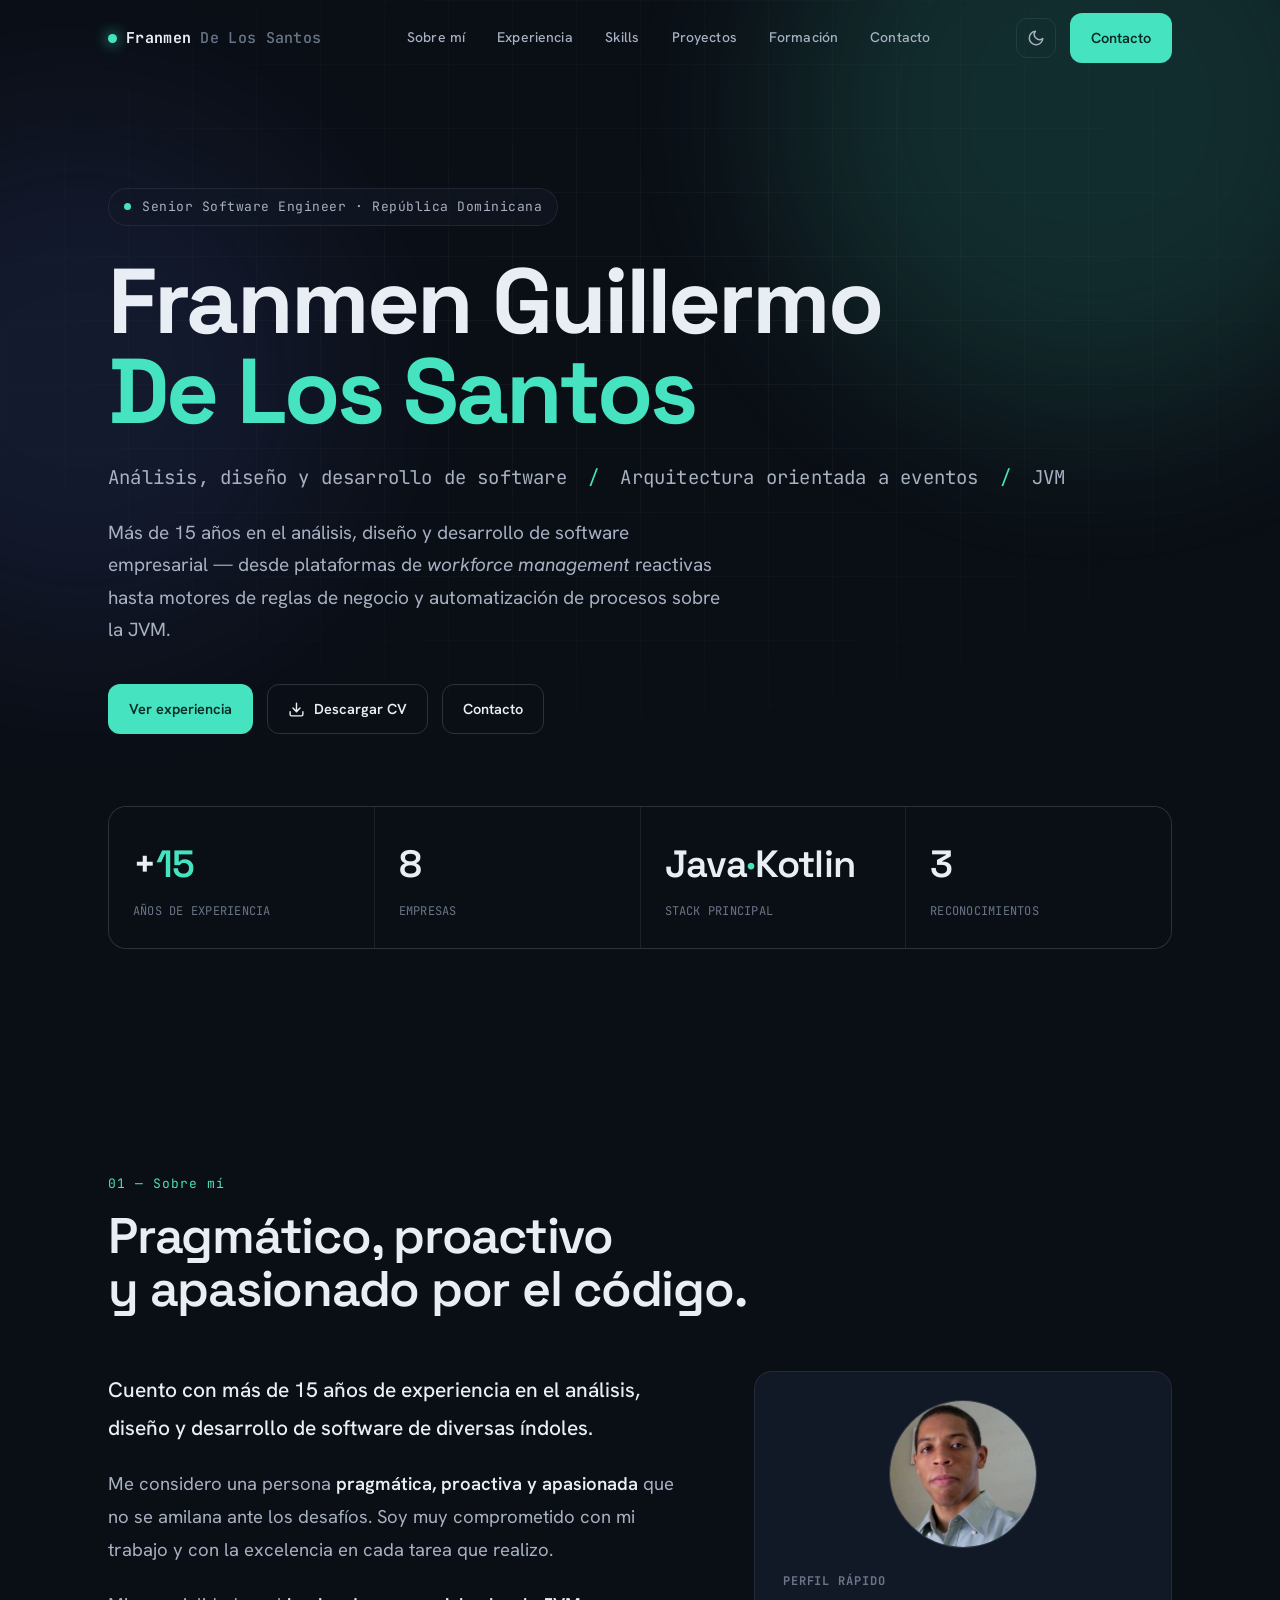
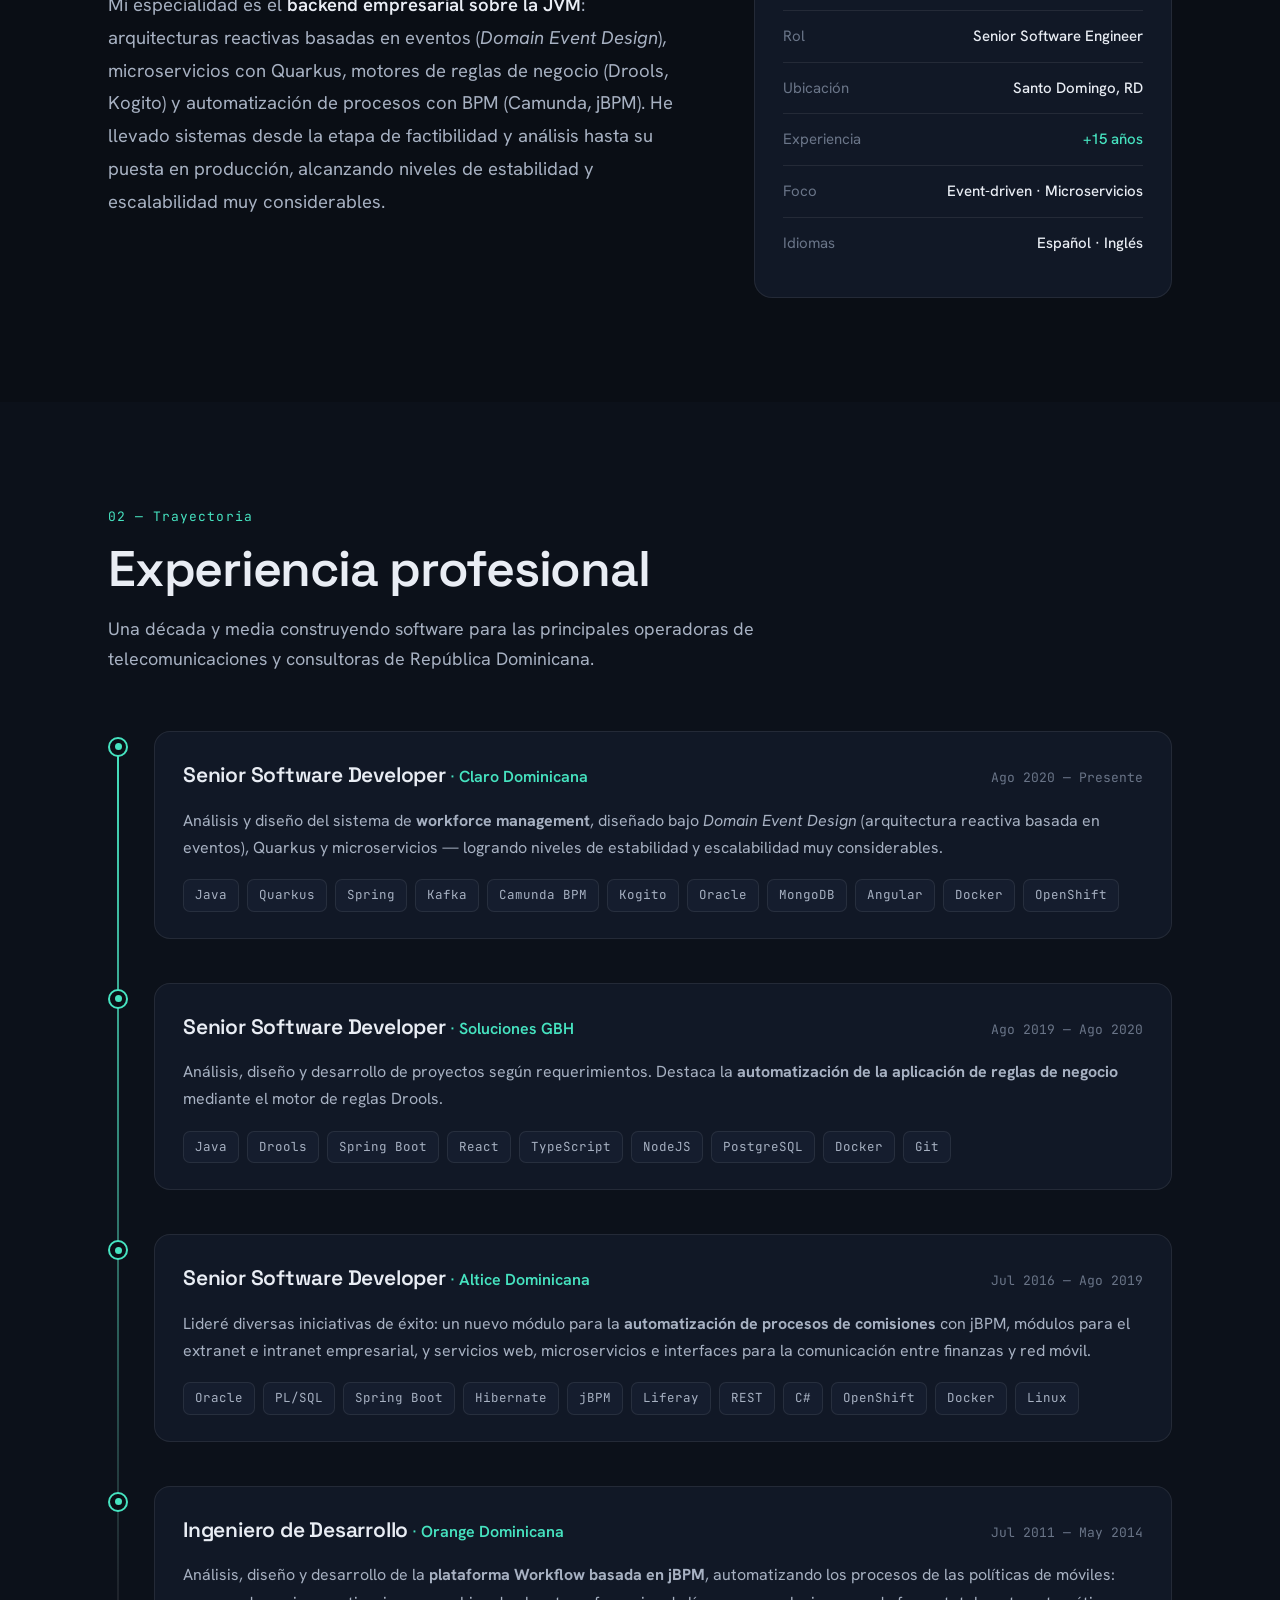
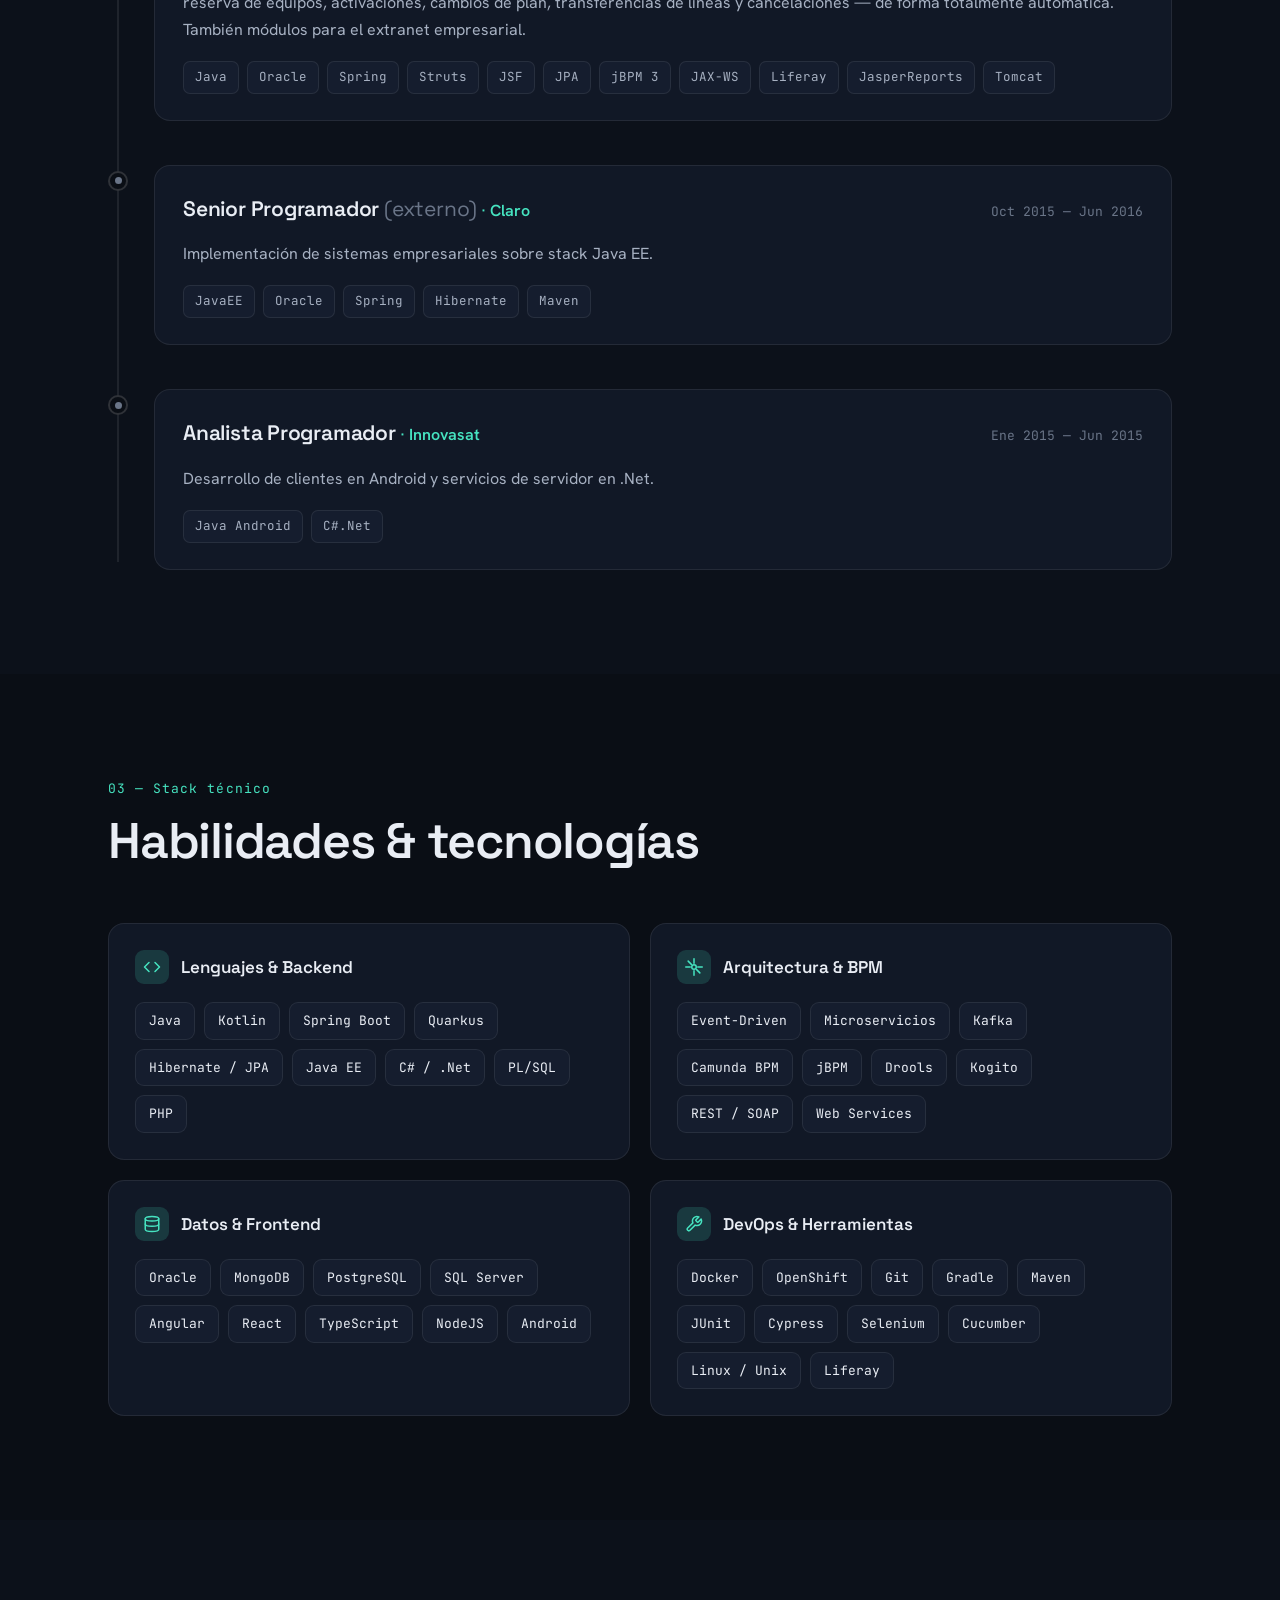
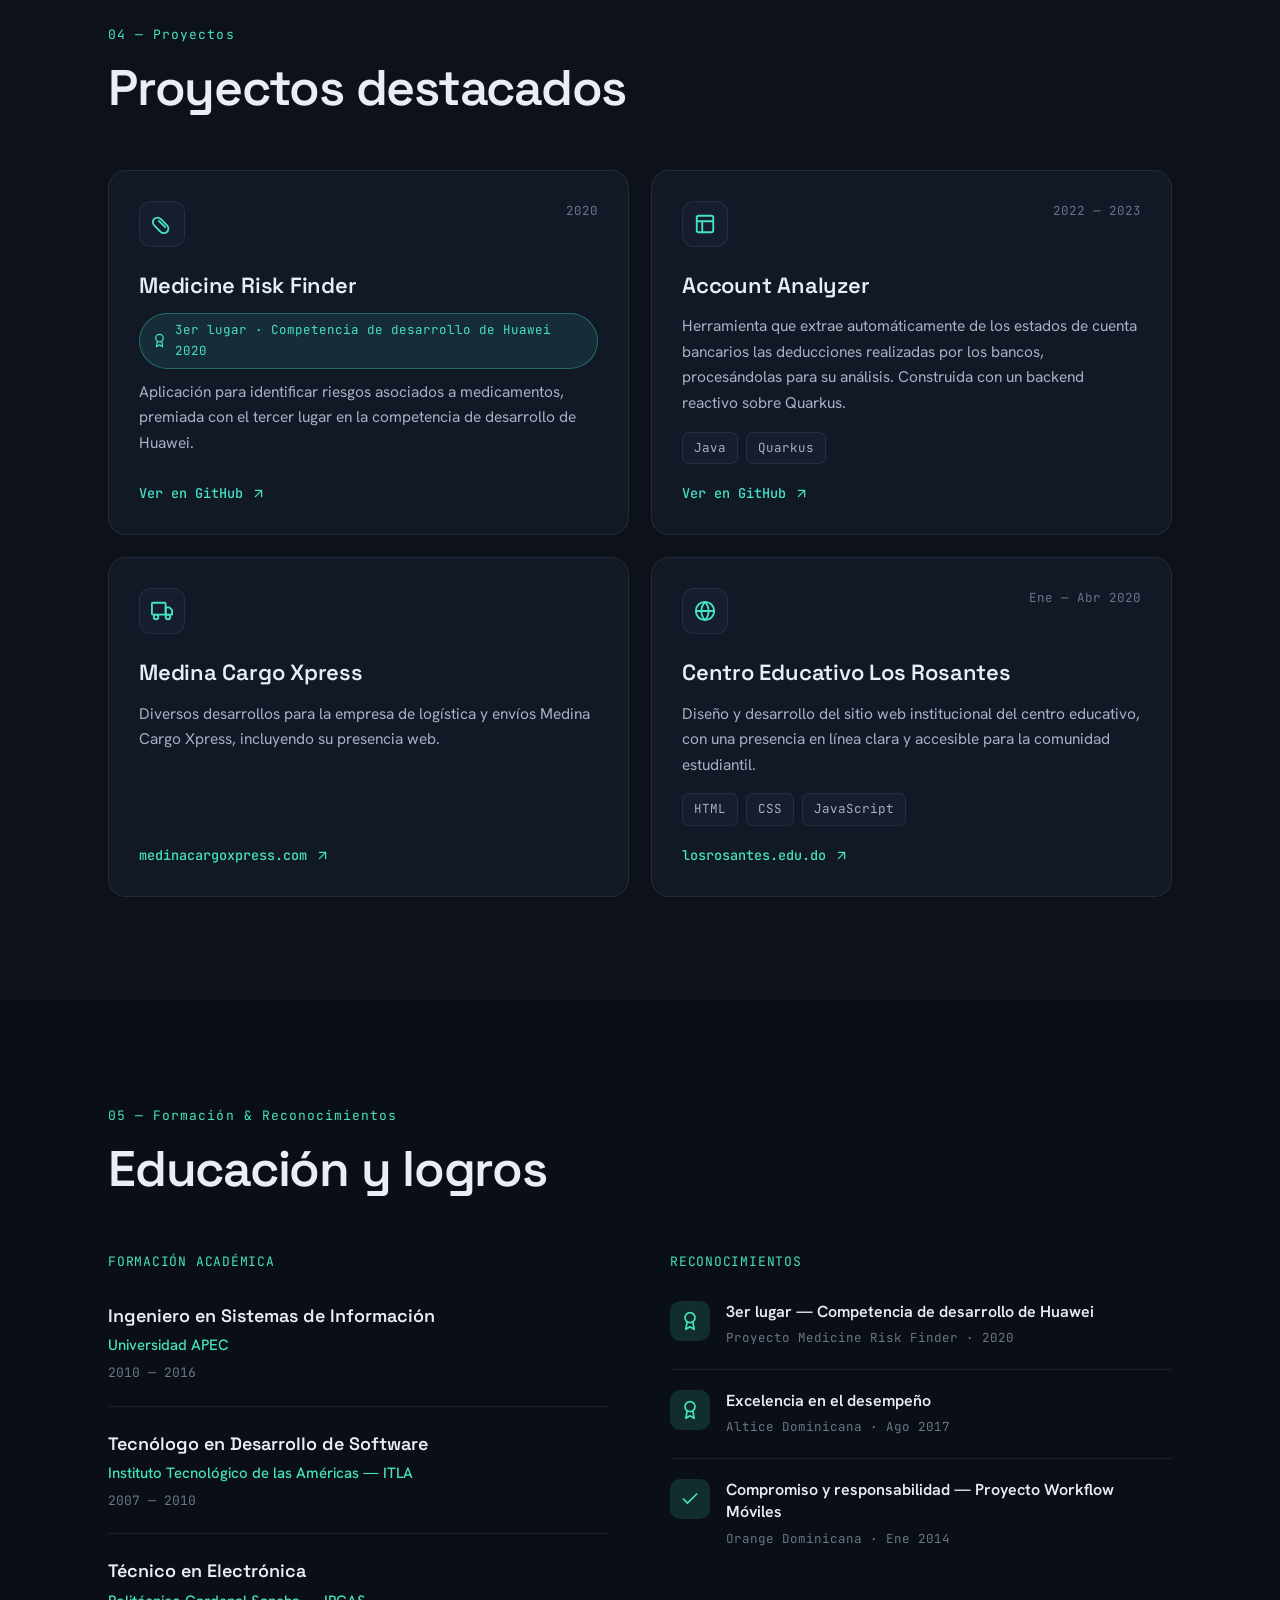
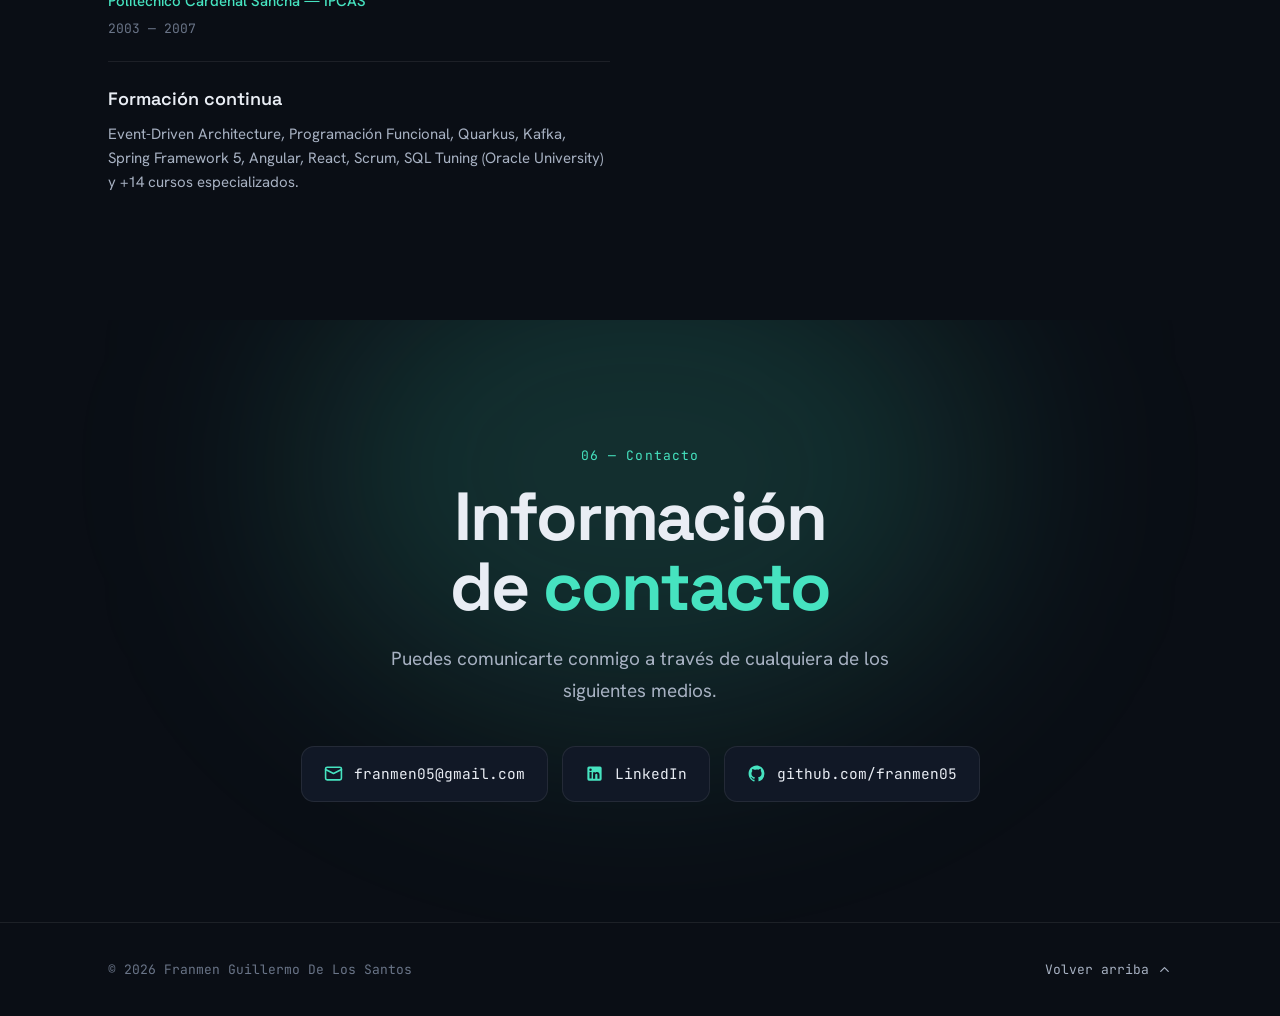
<file: index.html>
<!DOCTYPE html>
<html lang="es" data-theme="dark">
<head>
<meta charset="UTF-8" />
<meta name="viewport" content="width=device-width, initial-scale=1.0" />
<title>Franmen Guillermo De Los Santos — Senior Software Engineer</title>
<meta name="description" content="Senior Software Engineer con más de 15 años de experiencia en arquitectura event-driven, microservicios, Java, Kotlin, Quarkus y sistemas empresariales. República Dominicana." />
<meta property="og:type" content="profile" />
<meta property="og:title" content="Franmen Guillermo De Los Santos — Senior Software Engineer" />
<meta property="og:description" content="Más de 15 años en análisis, diseño y desarrollo de software empresarial: arquitectura orientada a eventos, microservicios, Java, Kotlin y Quarkus." />
<meta name="author" content="Franmen Guillermo De Los Santos" />
<meta name="robots" content="index, follow" />
<meta name="theme-color" content="#0a0e15" />
<meta property="og:locale" content="es_DO" />
<meta property="profile:first_name" content="Franmen Guillermo" />
<meta property="profile:last_name" content="De Los Santos" />
<meta name="twitter:card" content="summary" />
<meta name="twitter:title" content="Franmen Guillermo De Los Santos — Senior Software Engineer" />
<meta name="twitter:description" content="Más de 15 años en análisis, diseño y desarrollo de software empresarial: arquitectura orientada a eventos, microservicios, Java, Kotlin y Quarkus." />
<link rel="icon" href="data:image/svg+xml,%3Csvg xmlns='http://www.w3.org/2000/svg' viewBox='0 0 64 64'%3E%3Crect width='64' height='64' rx='14' fill='%230a0e15'/%3E%3Ctext x='32' y='42' text-anchor='middle' font-family='monospace' font-size='28' font-weight='bold' fill='%2346e3c0'%3EFG%3C/text%3E%3C/svg%3E" />
<link rel="preconnect" href="https://fonts.googleapis.com" />
<link rel="preconnect" href="https://fonts.gstatic.com" crossorigin />
<link href="https://fonts.googleapis.com/css2?family=Space+Grotesk:wght@400;500;600;700&family=Hanken+Grotesk:wght@400;500;600;700&family=JetBrains+Mono:wght@400;500&display=swap" rel="stylesheet" />
<link rel="stylesheet" href="styles.css" />
<template id="__bundler_thumbnail" data-bg-color="#0a0e15">
  <svg viewBox="0 0 1200 800" xmlns="http://www.w3.org/2000/svg">
    <rect width="1200" height="800" fill="#0a0e15"/>
    <g fill="none" stroke="#46e3c0" stroke-width="34" stroke-linecap="round" stroke-linejoin="round">
      <polyline points="470,300 360,400 470,500"/>
      <polyline points="730,300 840,400 730,500"/>
    </g>
    <circle cx="600" cy="400" r="20" fill="#46e3c0"/>
    <text x="600" y="640" text-anchor="middle" font-family="'Space Grotesk', sans-serif" font-size="64" font-weight="700" fill="#e9edf4">FG</text>
  </svg>
</template>
<script type="application/ld+json">
{
  "@context": "https://schema.org",
  "@type": "Person",
  "name": "Franmen Guillermo De Los Santos",
  "jobTitle": "Senior Software Engineer",
  "worksFor": { "@type": "Organization", "name": "Claro Dominicana" },
  "address": { "@type": "PostalAddress", "addressLocality": "Santo Domingo", "addressCountry": "DO" },
  "email": "mailto:franmen05@gmail.com",
  "alumniOf": [
    { "@type": "CollegeOrUniversity", "name": "Universidad APEC" },
    { "@type": "CollegeOrUniversity", "name": "Instituto Tecnológico de las Américas (ITLA)" }
  ],
  "knowsAbout": ["Java", "Kotlin", "Quarkus", "Spring Boot", "Arquitectura orientada a eventos", "Microservicios", "Camunda BPM", "Drools", "Oracle", "MongoDB"],
  "sameAs": [
    "https://www.linkedin.com/in/franmen-guillermo-de-los-santos-4773b120",
    "https://github.com/franmen05"
  ]
}
</script>
</head>
<body>

<!-- ================= NAV ================= -->
<header class="nav">
  <div class="wrap nav-inner">
    <a href="#top" class="nav-logo">
      <span class="dot"></span>
      <span><b>Franmen</b> <span class="muted">De Los Santos</span></span>
    </a>
    <nav class="nav-links">
      <a href="#sobre-mi">Sobre mí</a>
      <a href="#experiencia">Experiencia</a>
      <a href="#skills">Skills</a>
      <a href="#proyectos">Proyectos</a>
      <a href="#formacion">Formación</a>
      <a href="#contacto">Contacto</a>
    </nav>
    <div class="nav-right">
      <button class="theme-toggle" aria-label="Cambiar tema">
        <svg class="moon" viewBox="0 0 24 24" fill="none" stroke="currentColor" stroke-width="2" stroke-linecap="round" stroke-linejoin="round"><path d="M21 12.79A9 9 0 1 1 11.21 3 7 7 0 0 0 21 12.79z"/></svg>
        <svg class="sun" viewBox="0 0 24 24" fill="none" stroke="currentColor" stroke-width="2" stroke-linecap="round" stroke-linejoin="round"><circle cx="12" cy="12" r="4"/><path d="M12 2v2M12 20v2M4.93 4.93l1.41 1.41M17.66 17.66l1.41 1.41M2 12h2M20 12h2M6.34 17.66l-1.41 1.41M19.07 4.93l-1.41 1.41"/></svg>
      </button>
      <a href="#contacto" class="btn btn-primary nav-cta-btn">Contacto</a>
      <button class="nav-toggle" aria-label="Menú">
        <svg viewBox="0 0 24 24" width="20" height="20" fill="none" stroke="currentColor" stroke-width="2" stroke-linecap="round"><path d="M3 6h18M3 12h18M3 18h18"/></svg>
      </button>
    </div>
  </div>
</header>

<!-- ================= HERO ================= -->
<section id="top" class="hero" data-screen-label="Hero">
  <div class="hero-bg">
    <div class="glow g1"></div>
    <div class="glow g2"></div>
    <div class="grid"></div>
  </div>
  <div class="wrap">
    <span class="hero-eyebrow reveal"><span class="dot-static"></span> Senior Software Engineer · República Dominicana</span>
    <h1 class="hero-title reveal d1">Franmen Guillermo<br /><span class="accent">De Los Santos</span></h1>
    <p class="hero-role reveal d2">Análisis, diseño y desarrollo de software <span class="sep">/</span> Arquitectura orientada a eventos <span class="sep">/</span> JVM</p>
    <p class="hero-sub reveal d2">Más de 15 años en el análisis, diseño y desarrollo de software empresarial — desde plataformas de <em>workforce management</em> reactivas hasta motores de reglas de negocio y automatización de procesos sobre la JVM.</p>
    <div class="hero-actions reveal d3">
      <a href="#experiencia" class="btn btn-primary">Ver experiencia</a>
      <a href="cv.html" target="_blank" class="btn btn-ghost">
        <svg viewBox="0 0 24 24" width="17" height="17" fill="none" stroke="currentColor" stroke-width="2" stroke-linecap="round" stroke-linejoin="round"><path d="M21 15v4a2 2 0 0 1-2 2H5a2 2 0 0 1-2-2v-4M7 10l5 5 5-5M12 15V3"/></svg>
        Descargar CV
      </a>
      <a href="#contacto" class="btn btn-ghost">Contacto</a>
    </div>

    <div class="hero-stats reveal d3">
      <div class="stat"><div class="num">+<span class="accent">15</span></div><div class="lbl">Años de experiencia</div></div>
      <div class="stat"><div class="num">8</div><div class="lbl">Empresas</div></div>
      <div class="stat"><div class="num">Java<span class="accent">·</span>Kotlin</div><div class="lbl">Stack principal</div></div>
      <div class="stat"><div class="num">3</div><div class="lbl">Reconocimientos</div></div>    </div>
  </div>
</section>

<!-- ================= SOBRE MÍ ================= -->
<section id="sobre-mi" class="section" data-screen-label="Sobre mí">
  <div class="wrap">
    <div class="section-head reveal">
      <span class="section-num">01 — Sobre mí</span>
      <h2 class="section-title">Pragmático, proactivo<br />y apasionado por el código.</h2>
    </div>
    <div class="about-grid">
      <div class="about-body reveal d1">
        <p class="lead">Cuento con más de 15 años de experiencia en el análisis, diseño y desarrollo de software de diversas índoles.</p>
        <p>Me considero una persona <strong>pragmática, proactiva y apasionada</strong> que no se amilana ante los desafíos. Soy muy comprometido con mi trabajo y con la excelencia en cada tarea que realizo.</p>
        <p>Mi especialidad es el <strong>backend empresarial sobre la JVM</strong>: arquitecturas reactivas basadas en eventos (<em>Domain Event Design</em>), microservicios con Quarkus, motores de reglas de negocio (Drools, Kogito) y automatización de procesos con BPM (Camunda, jBPM). He llevado sistemas desde la etapa de factibilidad y análisis hasta su puesta en producción, alcanzando niveles de estabilidad y escalabilidad muy considerables.</p>
      </div>
      <aside class="about-card reveal d2">
        <div class="about-photo">
          <img src="foto-perfil.png" alt="Franmen Guillermo De Los Santos" />
        </div>
        <h4>Perfil rápido</h4>
        <div class="row"><span class="k">Rol</span><span class="v">Senior Software Engineer</span></div>
        <div class="row"><span class="k">Ubicación</span><span class="v">Santo Domingo, RD</span></div>
        <div class="row"><span class="k">Experiencia</span><span class="v"><span class="accent">+15 años</span></span></div>
        <div class="row"><span class="k">Foco</span><span class="v">Event-driven · Microservicios</span></div>
        <div class="row"><span class="k">Idiomas</span><span class="v">Español · Inglés</span></div>
      </aside>
    </div>
  </div>
</section>

<!-- ================= EXPERIENCIA ================= -->
<section id="experiencia" class="section alt" data-screen-label="Experiencia">
  <div class="wrap">
    <div class="section-head reveal">
      <span class="section-num">02 — Trayectoria</span>
      <h2 class="section-title">Experiencia profesional</h2>
      <p class="section-intro">Una década y media construyendo software para las principales operadoras de telecomunicaciones y consultoras de República Dominicana.</p>
    </div>

    <div class="timeline">
      <div class="tl-item reveal">
        <div class="tl-marker"></div>
        <div class="tl-card">
          <div class="tl-top">
            <div><span class="tl-role">Senior Software Developer</span> <span class="tl-company">· Claro Dominicana</span></div>
            <span class="tl-period">Ago 2020 — Presente</span>
          </div>
          <p class="tl-desc">Análisis y diseño del sistema de <strong>workforce management</strong>, diseñado bajo <em>Domain Event Design</em> (arquitectura reactiva basada en eventos), Quarkus y microservicios — logrando niveles de estabilidad y escalabilidad muy considerables.</p>
          <div class="tags">
            <span class="tag">Java</span><span class="tag">Quarkus</span><span class="tag">Spring</span><span class="tag">Kafka</span><span class="tag">Camunda BPM</span><span class="tag">Kogito</span><span class="tag">Oracle</span><span class="tag">MongoDB</span><span class="tag">Angular</span><span class="tag">Docker</span><span class="tag">OpenShift</span>
          </div>
        </div>
      </div>

      <div class="tl-item reveal">
        <div class="tl-marker"></div>
        <div class="tl-card">
          <div class="tl-top">
            <div><span class="tl-role">Senior Software Developer</span> <span class="tl-company">· Soluciones GBH</span></div>
            <span class="tl-period">Ago 2019 — Ago 2020</span>
          </div>
          <p class="tl-desc">Análisis, diseño y desarrollo de proyectos según requerimientos. Destaca la <strong>automatización de la aplicación de reglas de negocio</strong> mediante el motor de reglas Drools.</p>
          <div class="tags">
            <span class="tag">Java</span><span class="tag">Drools</span><span class="tag">Spring Boot</span><span class="tag">React</span><span class="tag">TypeScript</span><span class="tag">NodeJS</span><span class="tag">PostgreSQL</span><span class="tag">Docker</span><span class="tag">Git</span>
          </div>
        </div>
      </div>

      <div class="tl-item reveal">
        <div class="tl-marker"></div>
        <div class="tl-card">
          <div class="tl-top">
            <div><span class="tl-role">Senior Software Developer</span> <span class="tl-company">· Altice Dominicana</span></div>
            <span class="tl-period">Jul 2016 — Ago 2019</span>
          </div>
          <p class="tl-desc">Lideré diversas iniciativas de éxito: un nuevo módulo para la <strong>automatización de procesos de comisiones</strong> con jBPM, módulos para el extranet e intranet empresarial, y servicios web, microservicios e interfaces para la comunicación entre finanzas y red móvil.</p>
          <div class="tags">
            <span class="tag">Oracle</span><span class="tag">PL/SQL</span><span class="tag">Spring Boot</span><span class="tag">Hibernate</span><span class="tag">jBPM</span><span class="tag">Liferay</span><span class="tag">REST</span><span class="tag">C#</span><span class="tag">OpenShift</span><span class="tag">Docker</span><span class="tag">Linux</span>
          </div>
        </div>
      </div>

      <div class="tl-item reveal">
        <div class="tl-marker"></div>
        <div class="tl-card">
          <div class="tl-top">
            <div><span class="tl-role">Ingeniero de Desarrollo</span> <span class="tl-company">· Orange Dominicana</span></div>
            <span class="tl-period">Jul 2011 — May 2014</span>
          </div>
          <p class="tl-desc">Análisis, diseño y desarrollo de la <strong>plataforma Workflow basada en jBPM</strong>, automatizando los procesos de las políticas de móviles: reserva de equipos, activaciones, cambios de plan, transferencias de líneas y cancelaciones — de forma totalmente automática. También módulos para el extranet empresarial.</p>
          <div class="tags">
            <span class="tag">Java</span><span class="tag">Oracle</span><span class="tag">Spring</span><span class="tag">Struts</span><span class="tag">JSF</span><span class="tag">JPA</span><span class="tag">jBPM 3</span><span class="tag">JAX-WS</span><span class="tag">Liferay</span><span class="tag">JasperReports</span><span class="tag">Tomcat</span>
          </div>
        </div>
      </div>

      <div class="tl-item muted reveal">
        <div class="tl-marker"></div>
        <div class="tl-card">
          <div class="tl-top">
            <div><span class="tl-role">Senior Programador <span style="font-weight:400;color:var(--text-3)">(externo)</span></span> <span class="tl-company">· Claro</span></div>
            <span class="tl-period">Oct 2015 — Jun 2016</span>
          </div>
          <p class="tl-desc">Implementación de sistemas empresariales sobre stack Java EE.</p>
          <div class="tags"><span class="tag">JavaEE</span><span class="tag">Oracle</span><span class="tag">Spring</span><span class="tag">Hibernate</span><span class="tag">Maven</span></div>
        </div>
      </div>

      <div class="tl-item muted reveal">
        <div class="tl-marker"></div>
        <div class="tl-card">
          <div class="tl-top">
            <div><span class="tl-role">Analista Programador</span> <span class="tl-company">· Innovasat</span></div>
            <span class="tl-period">Ene 2015 — Jun 2015</span>
          </div>
          <p class="tl-desc">Desarrollo de clientes en Android y servicios de servidor en .Net.</p>
          <div class="tags"><span class="tag">Java Android</span><span class="tag">C#.Net</span></div>
        </div>
      </div>
    </div>
  </div>
</section>

<!-- ================= SKILLS ================= -->
<section id="skills" class="section" data-screen-label="Skills">
  <div class="wrap">
    <div class="section-head reveal">
      <span class="section-num">03 — Stack técnico</span>
      <h2 class="section-title">Habilidades &amp; tecnologías</h2>
    </div>
    <div class="skills-grid">
      <div class="skill-cat reveal">
        <div class="skill-cat-title">
          <span class="ic"><svg viewBox="0 0 24 24" fill="none" stroke="currentColor" stroke-width="2" stroke-linecap="round" stroke-linejoin="round"><polyline points="16 18 22 12 16 6"/><polyline points="8 6 2 12 8 18"/></svg></span>
          Lenguajes &amp; Backend
        </div>
        <div class="chips">
          <span class="chip">Java</span><span class="chip">Kotlin</span><span class="chip">Spring Boot</span><span class="chip">Quarkus</span><span class="chip">Hibernate / JPA</span><span class="chip">Java EE</span><span class="chip">C# / .Net</span><span class="chip">PL/SQL</span><span class="chip">PHP</span>
        </div>
      </div>
      <div class="skill-cat reveal d1">
        <div class="skill-cat-title">
          <span class="ic"><svg viewBox="0 0 24 24" fill="none" stroke="currentColor" stroke-width="2" stroke-linecap="round" stroke-linejoin="round"><circle cx="12" cy="12" r="3"/><path d="M12 1v6M12 17v6M4.2 4.2l4.3 4.3M15.5 15.5l4.3 4.3M1 12h6M17 12h6"/></svg></span>
          Arquitectura &amp; BPM
        </div>
        <div class="chips">
          <span class="chip">Event-Driven</span><span class="chip">Microservicios</span><span class="chip">Kafka</span><span class="chip">Camunda BPM</span><span class="chip">jBPM</span><span class="chip">Drools</span><span class="chip">Kogito</span><span class="chip">REST / SOAP</span><span class="chip">Web Services</span>
        </div>
      </div>
      <div class="skill-cat reveal">
        <div class="skill-cat-title">
          <span class="ic"><svg viewBox="0 0 24 24" fill="none" stroke="currentColor" stroke-width="2" stroke-linecap="round" stroke-linejoin="round"><ellipse cx="12" cy="5" rx="9" ry="3"/><path d="M3 5v14c0 1.66 4 3 9 3s9-1.34 9-3V5"/><path d="M3 12c0 1.66 4 3 9 3s9-1.34 9-3"/></svg></span>
          Datos &amp; Frontend
        </div>
        <div class="chips">
          <span class="chip">Oracle</span><span class="chip">MongoDB</span><span class="chip">PostgreSQL</span><span class="chip">SQL Server</span><span class="chip">Angular</span><span class="chip">React</span><span class="chip">TypeScript</span><span class="chip">NodeJS</span><span class="chip">Android</span>
        </div>
      </div>
      <div class="skill-cat reveal d1">
        <div class="skill-cat-title">
          <span class="ic"><svg viewBox="0 0 24 24" fill="none" stroke="currentColor" stroke-width="2" stroke-linecap="round" stroke-linejoin="round"><path d="M14.7 6.3a1 1 0 0 0 0 1.4l1.6 1.6a1 1 0 0 0 1.4 0l3.77-3.77a6 6 0 0 1-7.94 7.94l-6.91 6.91a2.12 2.12 0 0 1-3-3l6.91-6.91a6 6 0 0 1 7.94-7.94l-3.76 3.76z"/></svg></span>
          DevOps &amp; Herramientas
        </div>
        <div class="chips">
          <span class="chip">Docker</span><span class="chip">OpenShift</span><span class="chip">Git</span><span class="chip">Gradle</span><span class="chip">Maven</span><span class="chip">JUnit</span><span class="chip">Cypress</span><span class="chip">Selenium</span><span class="chip">Cucumber</span><span class="chip">Linux / Unix</span><span class="chip">Liferay</span>
        </div>
      </div>
    </div>
  </div>
</section>

<!-- ================= PROYECTOS ================= -->
<section id="proyectos" class="section alt" data-screen-label="Proyectos">
  <div class="wrap">
    <div class="section-head reveal">
      <span class="section-num">04 — Proyectos</span>
      <h2 class="section-title">Proyectos destacados</h2>
    </div>
    <div class="projects-grid">
      <div class="proj-card reveal">
        <div class="proj-top">
          <span class="proj-icon"><svg viewBox="0 0 24 24" fill="none" stroke="currentColor" stroke-width="2" stroke-linecap="round" stroke-linejoin="round"><path d="M10.5 20.5L3.5 13.5a4.95 4.95 0 1 1 7-7l7 7a4.95 4.95 0 1 1-7 7z"/><path d="M8.5 8.5l7 7"/></svg></span>
          <span class="proj-period">2020</span>
        </div>
        <h3 class="proj-name">Medicine Risk Finder</h3>
        <p class="proj-award">
          <svg viewBox="0 0 24 24" width="15" height="15" fill="none" stroke="currentColor" stroke-width="2" stroke-linecap="round" stroke-linejoin="round"><circle cx="12" cy="8" r="6"/><path d="M15.5 13.5L17 22l-5-3-5 3 1.5-8.5"/></svg>
          3er lugar · Competencia de desarrollo de Huawei 2020
        </p>
        <p class="proj-desc">Aplicación para identificar riesgos asociados a medicamentos, premiada con el tercer lugar en la competencia de desarrollo de Huawei.</p>
        <a href="https://github.com/franmen05/medicine-risk-finder" target="_blank" rel="noopener" class="proj-link">Ver en GitHub
          <svg viewBox="0 0 24 24" fill="none" stroke="currentColor" stroke-width="2" stroke-linecap="round" stroke-linejoin="round"><path d="M7 17L17 7M7 7h10v10"/></svg>
        </a>
      </div>

      <div class="proj-card reveal">
        <div class="proj-top">
          <span class="proj-icon"><svg viewBox="0 0 24 24" fill="none" stroke="currentColor" stroke-width="2" stroke-linecap="round" stroke-linejoin="round"><path d="M3 9h18M9 21V9"/><rect x="3" y="3" width="18" height="18" rx="2"/></svg></span>
          <span class="proj-period">2022 — 2023</span>
        </div>
        <h3 class="proj-name">Account Analyzer</h3>
        <p class="proj-desc">Herramienta que extrae automáticamente de los estados de cuenta bancarios las deducciones realizadas por los bancos, procesándolas para su análisis. Construida con un backend reactivo sobre Quarkus.</p>
        <div class="tags" style="margin-top:16px"><span class="tag">Java</span><span class="tag">Quarkus</span></div>
        <a href="https://github.com/franmen05/account-analyzer" target="_blank" rel="noopener" class="proj-link">Ver en GitHub
          <svg viewBox="0 0 24 24" fill="none" stroke="currentColor" stroke-width="2" stroke-linecap="round" stroke-linejoin="round"><path d="M7 17L17 7M7 7h10v10"/></svg>
        </a>
      </div>

      <div class="proj-card reveal d1">
        <div class="proj-top">
          <span class="proj-icon"><svg viewBox="0 0 24 24" fill="none" stroke="currentColor" stroke-width="2" stroke-linecap="round" stroke-linejoin="round"><rect x="1" y="3" width="15" height="13" rx="1"/><path d="M16 8h4l3 3v5h-7V8z"/><circle cx="5.5" cy="18.5" r="2.5"/><circle cx="18.5" cy="18.5" r="2.5"/></svg></span>
        </div>
        <h3 class="proj-name">Medina Cargo Xpress</h3>
        <p class="proj-desc">Diversos desarrollos para la empresa de logística y envíos Medina Cargo Xpress, incluyendo su presencia web.</p>
        <a href="https://medinacargoxpress.com/" target="_blank" rel="noopener" class="proj-link">medinacargoxpress.com
          <svg viewBox="0 0 24 24" fill="none" stroke="currentColor" stroke-width="2" stroke-linecap="round" stroke-linejoin="round"><path d="M7 17L17 7M7 7h10v10"/></svg>
        </a>
      </div>

      <div class="proj-card reveal d1">
        <div class="proj-top">
          <span class="proj-icon"><svg viewBox="0 0 24 24" fill="none" stroke="currentColor" stroke-width="2" stroke-linecap="round" stroke-linejoin="round"><circle cx="12" cy="12" r="10"/><path d="M2 12h20M12 2a15.3 15.3 0 0 1 4 10 15.3 15.3 0 0 1-4 10 15.3 15.3 0 0 1-4-10 15.3 15.3 0 0 1 4-10z"/></svg></span>
          <span class="proj-period">Ene — Abr 2020</span>
        </div>
        <h3 class="proj-name">Centro Educativo Los Rosantes</h3>
        <p class="proj-desc">Diseño y desarrollo del sitio web institucional del centro educativo, con una presencia en línea clara y accesible para la comunidad estudiantil.</p>
        <div class="tags" style="margin-top:16px"><span class="tag">HTML</span><span class="tag">CSS</span><span class="tag">JavaScript</span></div>
        <a href="https://www.losrosantes.edu.do/" target="_blank" rel="noopener" class="proj-link">losrosantes.edu.do
          <svg viewBox="0 0 24 24" fill="none" stroke="currentColor" stroke-width="2" stroke-linecap="round" stroke-linejoin="round"><path d="M7 17L17 7M7 7h10v10"/></svg>
        </a>
      </div>
    </div>
  </div>
</section>

<!-- ================= FORMACIÓN + RECONOCIMIENTOS ================= -->
<section id="formacion" class="section" data-screen-label="Formación">
  <div class="wrap">
    <div class="section-head reveal">
      <span class="section-num">05 — Formación &amp; Reconocimientos</span>
      <h2 class="section-title">Educación y logros</h2>
    </div>
    <div class="two-col">
      <div class="reveal">
        <p class="block-title">Formación académica</p>
        <div class="edu-item">
          <div class="edu-deg">Ingeniero en Sistemas de Información</div>
          <div class="edu-school">Universidad APEC</div>
          <div class="edu-year">2010 — 2016</div>
        </div>
        <div class="edu-item">
          <div class="edu-deg">Tecnólogo en Desarrollo de Software</div>
          <div class="edu-school">Instituto Tecnológico de las Américas — ITLA</div>
          <div class="edu-year">2007 — 2010</div>
        </div>
        <div class="edu-item">
          <div class="edu-deg">Técnico en Electrónica</div>
          <div class="edu-school">Politécnico Cardenal Sancha — IPCAS</div>
          <div class="edu-year">2003 — 2007</div>
        </div>
        <div class="edu-item">
          <div class="edu-deg">Formación continua</div>
          <div class="edu-school" style="color:var(--text-2);font-weight:400;line-height:1.6;margin-top:8px">Event-Driven Architecture, Programación Funcional, Quarkus, Kafka, Spring Framework 5, Angular, React, Scrum, SQL Tuning (Oracle University) y +14 cursos especializados.</div>
        </div>
      </div>

      <div class="reveal d1">
        <p class="block-title">Reconocimientos</p>
        <div class="award-item">
          <span class="award-ic"><svg viewBox="0 0 24 24" fill="none" stroke="currentColor" stroke-width="2" stroke-linecap="round" stroke-linejoin="round"><circle cx="12" cy="8" r="6"/><path d="M15.5 13.5L17 22l-5-3-5 3 1.5-8.5"/></svg></span>
          <div>
            <div class="award-title">3er lugar — Competencia de desarrollo de Huawei</div>
            <div class="award-meta">Proyecto Medicine Risk Finder · 2020</div>
          </div>
        </div>
        <div class="award-item">
          <span class="award-ic"><svg viewBox="0 0 24 24" fill="none" stroke="currentColor" stroke-width="2" stroke-linecap="round" stroke-linejoin="round"><circle cx="12" cy="8" r="6"/><path d="M15.5 13.5L17 22l-5-3-5 3 1.5-8.5"/></svg></span>
          <div>
            <div class="award-title">Excelencia en el desempeño</div>
            <div class="award-meta">Altice Dominicana · Ago 2017</div>
          </div>
        </div>
        <div class="award-item">
          <span class="award-ic"><svg viewBox="0 0 24 24" fill="none" stroke="currentColor" stroke-width="2" stroke-linecap="round" stroke-linejoin="round"><path d="M20 6L9 17l-5-5"/></svg></span>
          <div>
            <div class="award-title">Compromiso y responsabilidad — Proyecto Workflow Móviles</div>
            <div class="award-meta">Orange Dominicana · Ene 2014</div>
          </div>
        </div>
      </div>
    </div>
  </div>
</section>

<!-- ================= CONTACTO ================= -->
<section id="contacto" class="contact" data-screen-label="Contacto">
  <div class="contact-glow"></div>
  <div class="wrap contact-inner">
    <div class="reveal">
      <span class="section-num" style="display:inline-block">06 — Contacto</span>
      <h2>Información<br />de <span class="accent">contacto</span></h2>
      <p>Puedes comunicarte conmigo a través de cualquiera de los siguientes medios.</p>
    </div>
    <div class="contact-links reveal d1">
      <a href="mailto:franmen05@gmail.com" class="clink">
        <svg viewBox="0 0 24 24" fill="none" stroke="currentColor" stroke-width="2" stroke-linecap="round" stroke-linejoin="round"><rect x="2" y="4" width="20" height="16" rx="2"/><path d="m22 7-10 5L2 7"/></svg>
        franmen05@gmail.com
      </a>
      <a href="https://www.linkedin.com/in/franmen-guillermo-de-los-santos-4773b120" target="_blank" rel="noopener" class="clink">
        <svg viewBox="0 0 24 24" fill="currentColor"><path d="M19 3a2 2 0 0 1 2 2v14a2 2 0 0 1-2 2H5a2 2 0 0 1-2-2V5a2 2 0 0 1 2-2h14zM8.34 18.34V9.99H5.67v8.35h2.67zM7 8.81a1.55 1.55 0 1 0 0-3.1 1.55 1.55 0 0 0 0 3.1zm11.34 9.53v-4.58c0-2.45-1.31-3.59-3.06-3.59-1.41 0-2.04.78-2.39 1.32v-1.13h-2.67c.04.75 0 8.35 0 8.35h2.67v-4.66c0-.24.02-.48.09-.65.19-.48.63-.97 1.36-.97.96 0 1.34.73 1.34 1.8v4.48h2.66z"/></svg>
        LinkedIn
      </a>
      <a href="https://github.com/franmen05" target="_blank" rel="noopener" class="clink">
        <svg viewBox="0 0 24 24" fill="currentColor"><path d="M12 2C6.48 2 2 6.58 2 12.25c0 4.53 2.87 8.37 6.84 9.73.5.1.68-.22.68-.49v-1.7c-2.78.62-3.37-1.37-3.37-1.37-.46-1.18-1.11-1.5-1.11-1.5-.91-.63.07-.62.07-.62 1 .07 1.53 1.06 1.53 1.06.89 1.57 2.34 1.12 2.91.85.09-.66.35-1.12.63-1.37-2.22-.26-4.55-1.14-4.55-5.07 0-1.12.39-2.03 1.03-2.75-.1-.26-.45-1.3.1-2.71 0 0 .84-.28 2.75 1.05A9.34 9.34 0 0 1 12 6.84c.85 0 1.71.12 2.51.34 1.91-1.33 2.75-1.05 2.75-1.05.55 1.41.2 2.45.1 2.71.64.72 1.03 1.63 1.03 2.75 0 3.94-2.34 4.81-4.57 5.06.36.32.68.94.68 1.9v2.81c0 .27.18.6.69.49A10.26 10.26 0 0 0 22 12.25C22 6.58 17.52 2 12 2z"/></svg>
        github.com/franmen05
      </a>
    </div>
  </div>
</section>

<!-- ================= FOOTER ================= -->
<footer class="footer">
  <div class="wrap footer-inner">
    <span class="mono">© <span id="year">2026</span> Franmen Guillermo De Los Santos</span>
    <a href="#top" class="top">Volver arriba
      <svg viewBox="0 0 24 24" width="15" height="15" fill="none" stroke="currentColor" stroke-width="2" stroke-linecap="round" stroke-linejoin="round"><path d="M18 15l-6-6-6 6"/></svg>
    </a>
  </div>
</footer>

<script src="main.js"></script>
</body>
</html>
</file>
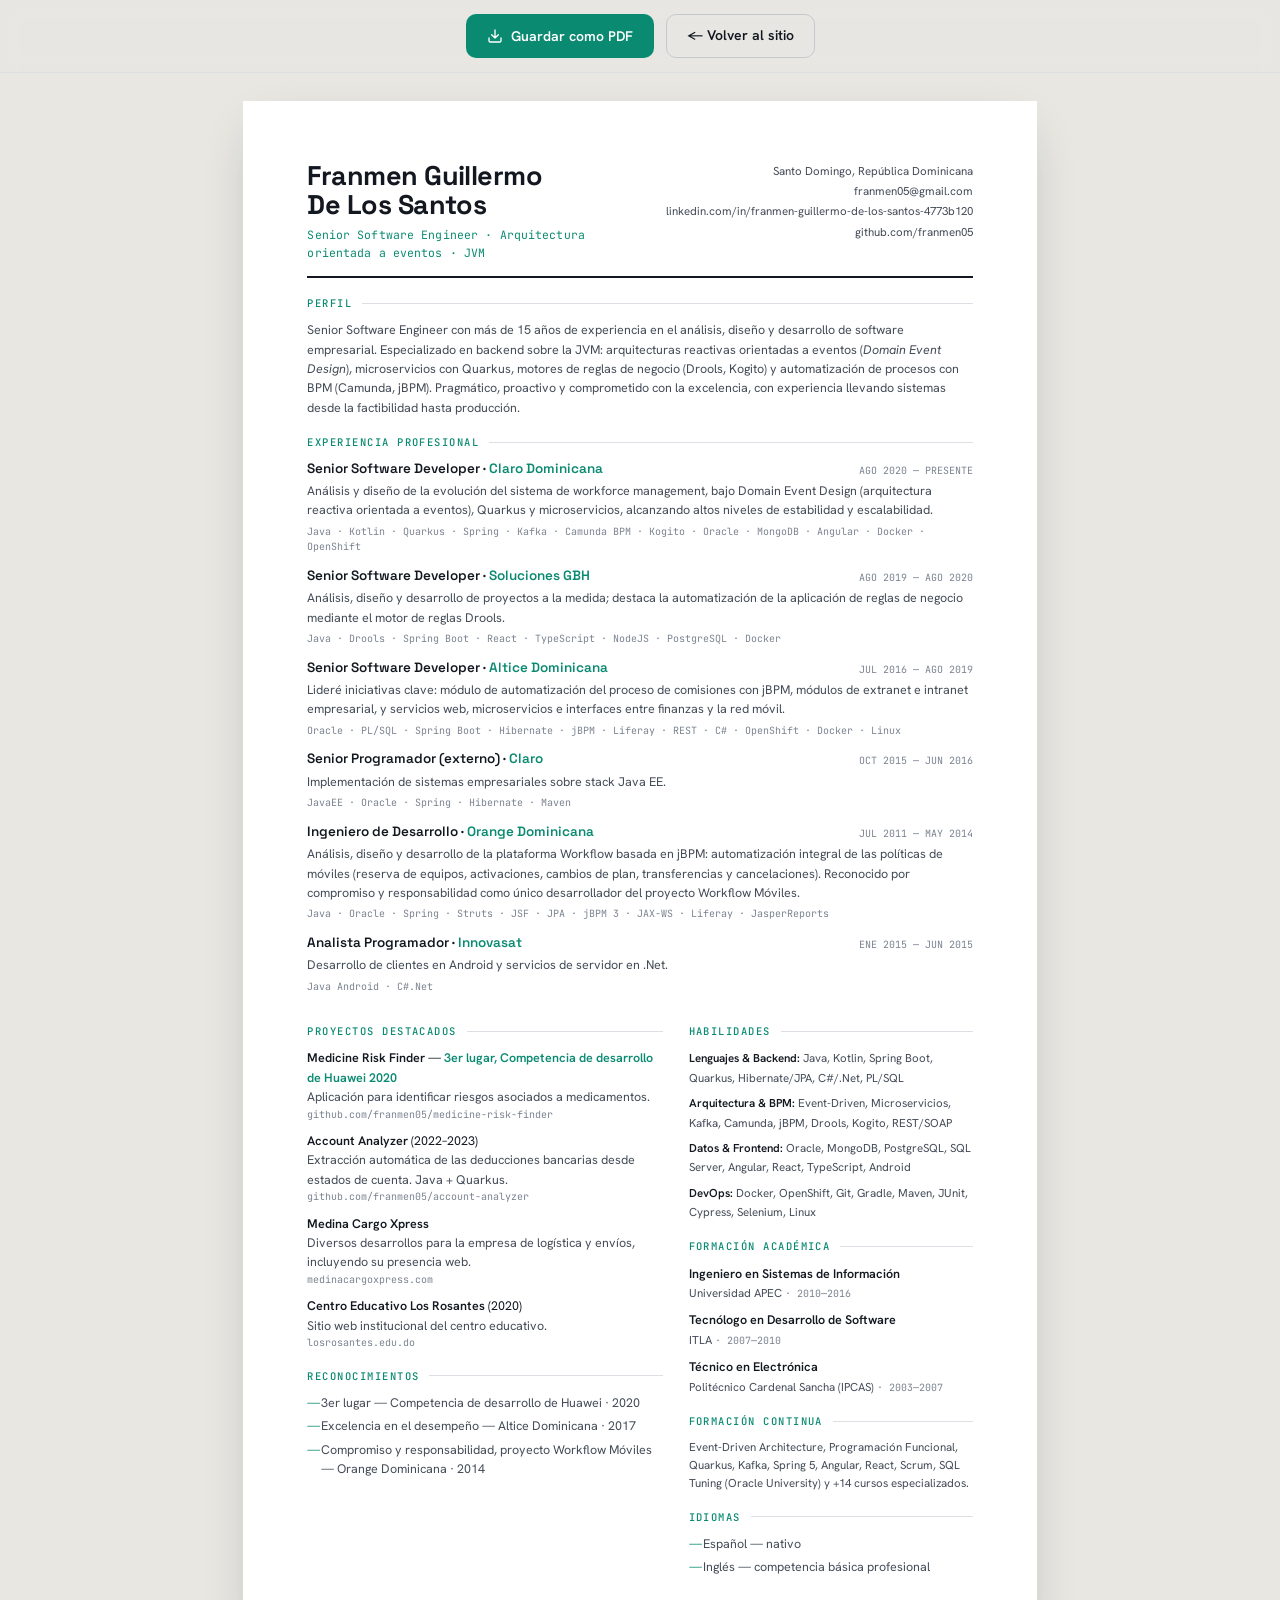
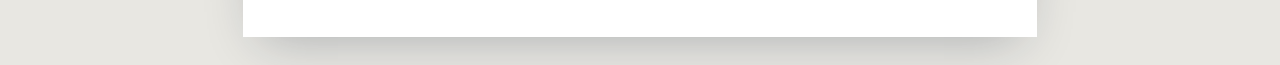
<file: cv.html>
<!DOCTYPE html>
<html lang="es">
<head>
<meta charset="UTF-8" />
<meta name="viewport" content="width=device-width, initial-scale=1.0" />
<title>CV — Franmen Guillermo De Los Santos</title>
<meta name="robots" content="noindex" />
<link rel="preconnect" href="https://fonts.googleapis.com" />
<link rel="preconnect" href="https://fonts.gstatic.com" crossorigin />
<link href="https://fonts.googleapis.com/css2?family=Space+Grotesk:wght@500;600;700&family=Hanken+Grotesk:wght@400;500;600;700&family=JetBrains+Mono:wght@400;500&display=swap" rel="stylesheet" />
<template id="__bundler_thumbnail" data-bg-color="#f6f5f1">
  <svg viewBox="0 0 1200 800" xmlns="http://www.w3.org/2000/svg">
    <rect width="1200" height="800" fill="#f6f5f1"/>
    <rect x="420" y="200" width="360" height="400" rx="12" fill="#ffffff" stroke="#0c9e84" stroke-width="8"/>
    <text x="600" y="430" text-anchor="middle" font-family="monospace" font-size="96" font-weight="700" fill="#0d1320">CV</text>
  </svg>
</template>
<style>
  :root {
    --ink: #131820;
    --ink-2: #444c58;
    --ink-3: #7b8390;
    --accent: #0b8a72;
    --line: #dcdfe3;
    --font-display: "Space Grotesk", system-ui, sans-serif;
    --font-body: "Hanken Grotesk", system-ui, sans-serif;
    --font-mono: "JetBrains Mono", ui-monospace, monospace;
  }
  * { box-sizing: border-box; margin: 0; padding: 0; }
  html { -webkit-print-color-adjust: exact; print-color-adjust: exact; }
  body {
    background: #e8e7e2; color: var(--ink); font-family: var(--font-body);
    font-size: 12.5px; line-height: 1.55; -webkit-font-smoothing: antialiased;
  }
  .page {
    width: 210mm; min-height: 297mm; margin: 28px auto; background: #fff;
    padding: 16mm 17mm 15mm; box-shadow: 0 18px 50px -18px rgba(20,30,50,.3);
  }

  /* ---- Barra de acciones (no se imprime) ---- */
  .actionbar {
    position: sticky; top: 0; z-index: 10; display: flex; justify-content: center; gap: 12px;
    padding: 14px; background: rgba(232,231,226,.92); backdrop-filter: blur(8px);
    border-bottom: 1px solid var(--line);
  }
  .actionbar button, .actionbar a {
    font-family: var(--font-body); font-weight: 600; font-size: 14px; cursor: pointer;
    padding: 10px 20px; border-radius: 10px; border: 1px solid transparent; text-decoration: none;
    display: inline-flex; align-items: center; gap: 8px;
  }
  .actionbar .primary { background: var(--accent); color: #fff; }
  .actionbar .ghost { background: transparent; color: var(--ink); border-color: #c4c8cd; }

  /* ---- Encabezado ---- */
  .head { display: flex; justify-content: space-between; align-items: flex-start; gap: 24px; padding-bottom: 14px; border-bottom: 2.5px solid var(--ink); }
  h1 { font-family: var(--font-display); font-size: 27px; font-weight: 700; letter-spacing: -.02em; line-height: 1.08; }
  .headline { font-family: var(--font-mono); font-size: 11.5px; color: var(--accent); margin-top: 7px; letter-spacing: .01em; }
  .contact { text-align: right; font-size: 11.5px; color: var(--ink-2); line-height: 1.75; white-space: nowrap; }
  .contact a { color: var(--ink-2); text-decoration: none; }
  .contact .lbl { font-family: var(--font-mono); font-size: 10px; color: var(--ink-3); }

  /* ---- Secciones ---- */
  .sec { margin-top: 17px; }
  .sec h2 {
    font-family: var(--font-mono); font-size: 10.5px; font-weight: 500; letter-spacing: .14em;
    text-transform: uppercase; color: var(--accent); margin-bottom: 9px;
    display: flex; align-items: center; gap: 10px;
  }
  .sec h2::after { content: ""; flex: 1; height: 1px; background: var(--line); }
  .perfil { font-size: 12.5px; color: var(--ink-2); }

  /* ---- Experiencia ---- */
  .job { margin-bottom: 12px; break-inside: avoid; }
  .job-line { display: flex; justify-content: space-between; align-items: flex-start; gap: 14px; }
  .job-role { font-family: var(--font-display); font-weight: 600; font-size: 13.5px; flex: 1; line-height: 1.35; }
  .job-co { color: var(--accent); font-weight: 600; }
  .job-when { font-family: var(--font-mono); font-size: 10px; color: var(--ink-3); white-space: nowrap; padding-top: 3px; }
  .job p { color: var(--ink-2); margin-top: 3px; }
  .job .tech { font-family: var(--font-mono); font-size: 10px; color: var(--ink-3); margin-top: 4px; }

  /* ---- Dos columnas inferiores ---- */
  .cols { display: grid; grid-template-columns: 1.25fr 1fr; gap: 26px; }

  .proj { margin-bottom: 9px; break-inside: avoid; }
  .proj b { font-weight: 600; }
  .proj .award { color: var(--accent); font-weight: 600; }
  .proj p { color: var(--ink-2); }
  .proj .url { font-family: var(--font-mono); font-size: 10px; color: var(--ink-3); }

  .edu { margin-bottom: 8px; }
  .edu b { font-weight: 600; display: block; }
  .edu span { color: var(--ink-2); font-size: 11.5px; }
  .edu .when { font-family: var(--font-mono); font-size: 10px; color: var(--ink-3); }

  .skill-row { margin-bottom: 6px; }
  .skill-row b { font-weight: 600; font-size: 11.5px; }
  .skill-row span { color: var(--ink-2); font-size: 11.5px; }

  ul.flat { list-style: none; }
  ul.flat li { padding-left: 14px; position: relative; color: var(--ink-2); margin-bottom: 4px; }
  ul.flat li::before { content: "—"; position: absolute; left: 0; color: var(--accent); }

  @page { size: A4; margin: 0; }
  @media print {
    body { background: #fff; }
    .actionbar { display: none; }
    .page { margin: 0; box-shadow: none; width: auto; min-height: auto; }
  }
  @media (max-width: 760px) {
    .page { width: 100%; padding: 24px 20px; margin: 0; }
    .head { flex-direction: column; }
    .contact { text-align: left; white-space: normal; }
    .cols { grid-template-columns: 1fr; }
  }
</style>
</head>
<body>

<div class="actionbar">
  <button class="primary" onclick="window.print()">
    <svg viewBox="0 0 24 24" width="16" height="16" fill="none" stroke="currentColor" stroke-width="2" stroke-linecap="round" stroke-linejoin="round"><path d="M21 15v4a2 2 0 0 1-2 2H5a2 2 0 0 1-2-2v-4M7 10l5 5 5-5M12 15V3"></path></svg>
    Guardar como PDF
  </button>
  <a class="ghost" href="index.html">← Volver al sitio</a>
</div>

<div class="page">
  <header class="head">
    <div>
      <h1>Franmen Guillermo<br />De Los Santos</h1>
      <div class="headline">Senior Software Engineer · Arquitectura orientada a eventos · JVM</div>
    </div>
    <div class="contact">
      <div>Santo Domingo, República Dominicana</div>
      <div><a href="mailto:franmen05@gmail.com">franmen05@gmail.com</a></div>
      <div><a href="https://www.linkedin.com/in/franmen-guillermo-de-los-santos-4773b120">linkedin.com/in/franmen-guillermo-de-los-santos-4773b120</a></div>
      <div><a href="https://github.com/franmen05">github.com/franmen05</a></div>
    </div>
  </header>

  <section class="sec">
    <h2>Perfil</h2>
    <p class="perfil">Senior Software Engineer con más de 15 años de experiencia en el análisis, diseño y desarrollo de software empresarial. Especializado en backend sobre la JVM: arquitecturas reactivas orientadas a eventos (<em>Domain Event Design</em>), microservicios con Quarkus, motores de reglas de negocio (Drools, Kogito) y automatización de procesos con BPM (Camunda, jBPM). Pragmático, proactivo y comprometido con la excelencia, con experiencia llevando sistemas desde la factibilidad hasta producción.</p>
  </section>

  <section class="sec">
    <h2>Experiencia profesional</h2>

    <div class="job">
      <div class="job-line">
        <span class="job-role">Senior Software Developer · <span class="job-co">Claro Dominicana</span></span>
        <span class="job-when">AGO 2020 — PRESENTE</span>
      </div>
      <p>Análisis y diseño de la evolución del sistema de workforce management, bajo Domain Event Design (arquitectura reactiva orientada a eventos), Quarkus y microservicios, alcanzando altos niveles de estabilidad y escalabilidad.</p>
      <div class="tech">Java · Kotlin · Quarkus · Spring · Kafka · Camunda BPM · Kogito · Oracle · MongoDB · Angular · Docker · OpenShift</div>
    </div>

    <div class="job">
      <div class="job-line">
        <span class="job-role">Senior Software Developer · <span class="job-co">Soluciones GBH</span></span>
        <span class="job-when">AGO 2019 — AGO 2020</span>
      </div>
      <p>Análisis, diseño y desarrollo de proyectos a la medida; destaca la automatización de la aplicación de reglas de negocio mediante el motor de reglas Drools.</p>
      <div class="tech">Java · Drools · Spring Boot · React · TypeScript · NodeJS · PostgreSQL · Docker</div>
    </div>

    <div class="job">
      <div class="job-line">
        <span class="job-role">Senior Software Developer · <span class="job-co">Altice Dominicana</span></span>
        <span class="job-when">JUL 2016 — AGO 2019</span>
      </div>
      <p>Lideré iniciativas clave: módulo de automatización del proceso de comisiones con jBPM, módulos de extranet e intranet empresarial, y servicios web, microservicios e interfaces entre finanzas y la red móvil.</p>
      <div class="tech">Oracle · PL/SQL · Spring Boot · Hibernate · jBPM · Liferay · REST · C# · OpenShift · Docker · Linux</div>
    </div>

    <div class="job">
      <div class="job-line">
        <span class="job-role">Senior Programador (externo) · <span class="job-co">Claro</span></span>
        <span class="job-when">OCT 2015 — JUN 2016</span>
      </div>
      <p>Implementación de sistemas empresariales sobre stack Java EE.</p>
      <div class="tech">JavaEE · Oracle · Spring · Hibernate · Maven</div>
    </div>

    <div class="job">
      <div class="job-line">
        <span class="job-role">Ingeniero de Desarrollo · <span class="job-co">Orange Dominicana</span></span>
        <span class="job-when">JUL 2011 — MAY 2014</span>
      </div>
      <p>Análisis, diseño y desarrollo de la plataforma Workflow basada en jBPM: automatización integral de las políticas de móviles (reserva de equipos, activaciones, cambios de plan, transferencias y cancelaciones). Reconocido por compromiso y responsabilidad como único desarrollador del proyecto Workflow Móviles.</p>
      <div class="tech">Java · Oracle · Spring · Struts · JSF · JPA · jBPM 3 · JAX-WS · Liferay · JasperReports</div>
    </div>

    <div class="job">
      <div class="job-line">
        <span class="job-role">Analista Programador · <span class="job-co">Innovasat</span></span>
        <span class="job-when">ENE 2015 — JUN 2015</span>
      </div>
      <p>Desarrollo de clientes en Android y servicios de servidor en .Net.</p>
      <div class="tech">Java Android · C#.Net</div>
    </div>
  </section>

  <div class="cols">
    <div>
      <section class="sec">
        <h2>Proyectos destacados</h2>
        <div class="proj">
          <b>Medicine Risk Finder</b> — <span class="award">3er lugar, Competencia de desarrollo de Huawei 2020</span>
          <p>Aplicación para identificar riesgos asociados a medicamentos.</p>
          <div class="url">github.com/franmen05/medicine-risk-finder</div>
        </div>
        <div class="proj">
          <b>Account Analyzer</b> (2022–2023)
          <p>Extracción automática de las deducciones bancarias desde estados de cuenta. Java + Quarkus.</p>
          <div class="url">github.com/franmen05/account-analyzer</div>
        </div>
        <div class="proj">
          <b>Medina Cargo Xpress</b>
          <p>Diversos desarrollos para la empresa de logística y envíos, incluyendo su presencia web.</p>
          <div class="url">medinacargoxpress.com</div>
        </div>
        <div class="proj">
          <b>Centro Educativo Los Rosantes</b> (2020)
          <p>Sitio web institucional del centro educativo.</p>
          <div class="url">losrosantes.edu.do</div>
        </div>
      </section>

      <section class="sec">
        <h2>Reconocimientos</h2>
        <ul class="flat">
          <li>3er lugar — Competencia de desarrollo de Huawei · 2020</li>
          <li>Excelencia en el desempeño — Altice Dominicana · 2017</li>
          <li>Compromiso y responsabilidad, proyecto Workflow Móviles — Orange Dominicana · 2014</li>
        </ul>
      </section>
    </div>

    <div>
      <section class="sec">
        <h2>Habilidades</h2>
        <div class="skill-row"><b>Lenguajes &amp; Backend:</b> <span>Java, Kotlin, Spring Boot, Quarkus, Hibernate/JPA, C#/.Net, PL/SQL</span></div>
        <div class="skill-row"><b>Arquitectura &amp; BPM:</b> <span>Event-Driven, Microservicios, Kafka, Camunda, jBPM, Drools, Kogito, REST/SOAP</span></div>
        <div class="skill-row"><b>Datos &amp; Frontend:</b> <span>Oracle, MongoDB, PostgreSQL, SQL Server, Angular, React, TypeScript, Android</span></div>
        <div class="skill-row"><b>DevOps:</b> <span>Docker, OpenShift, Git, Gradle, Maven, JUnit, Cypress, Selenium, Linux</span></div>
      </section>

      <section class="sec">
        <h2>Formación académica</h2>
        <div class="edu"><b>Ingeniero en Sistemas de Información</b><span>Universidad APEC</span> <span class="when">· 2010—2016</span></div>
        <div class="edu"><b>Tecnólogo en Desarrollo de Software</b><span>ITLA</span> <span class="when">· 2007—2010</span></div>
        <div class="edu"><b>Técnico en Electrónica</b><span>Politécnico Cardenal Sancha (IPCAS)</span> <span class="when">· 2003—2007</span></div>
      </section>

      <section class="sec">
        <h2>Formación continua</h2>
        <p class="perfil" style="font-size:11.5px">Event-Driven Architecture, Programación Funcional, Quarkus, Kafka, Spring 5, Angular, React, Scrum, SQL Tuning (Oracle University) y +14 cursos especializados.</p>
      </section>

      <section class="sec">
        <h2>Idiomas</h2>
        <ul class="flat">
          <li>Español — nativo</li>
          <li>Inglés — competencia básica profesional</li>
        </ul>
      </section>
    </div>
  </div>
</div>

</body>
</html>
</file>
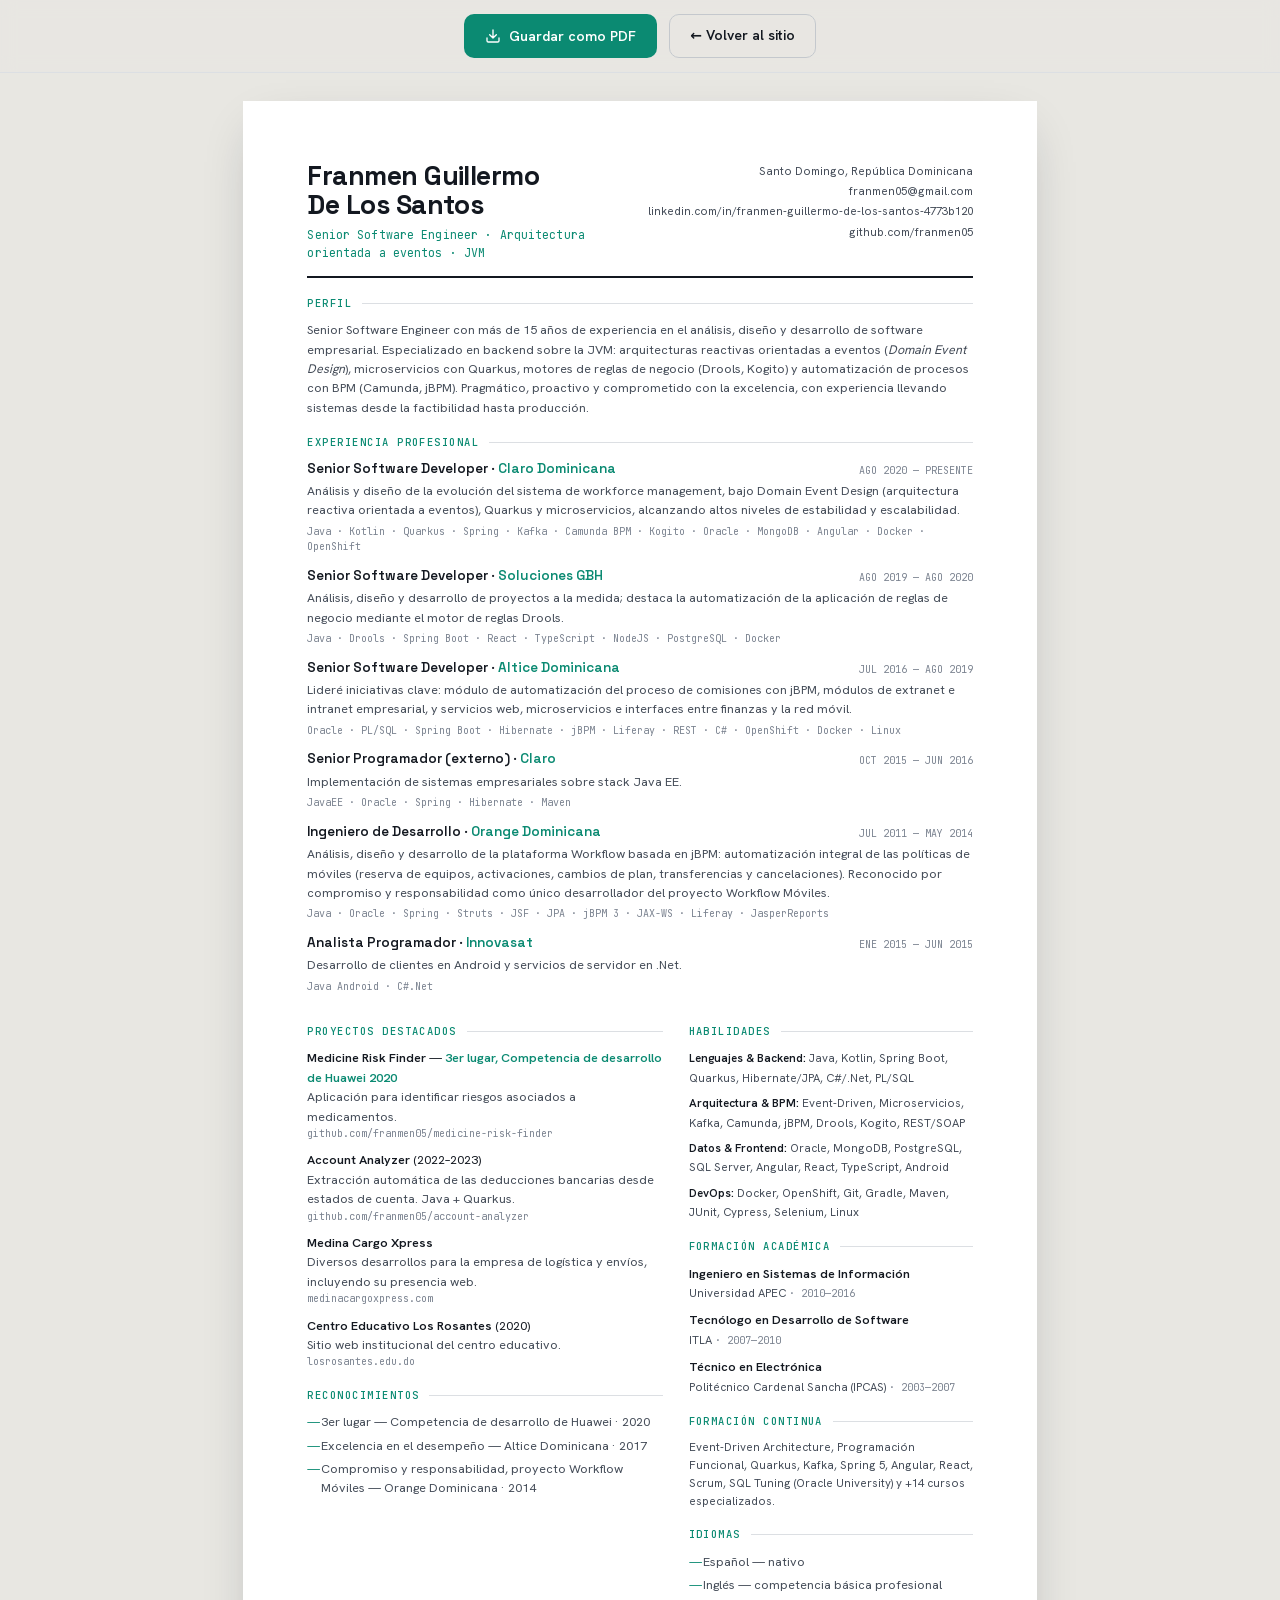
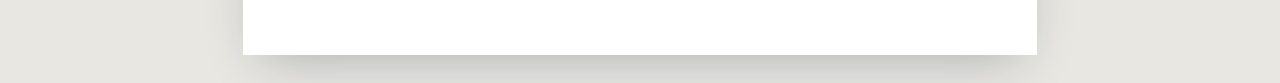
<file: sitio-publicable/cv.html>
<!DOCTYPE html>
<html>
<head>
  <meta charset="utf-8">
  <title>CV — Franmen Guillermo De Los Santos</title>
  <style>
    * { margin: 0; padding: 0; box-sizing: border-box; }
    body { background: #f6f5f1; display: flex; align-items: center; justify-content: center; min-height: 100vh; font-family: -apple-system, BlinkMacSystemFont, sans-serif; }
    #__bundler_loading { position: fixed; bottom: 20px; right: 20px; font: 13px/1.4 -apple-system, BlinkMacSystemFont, sans-serif; color: #666; background: #fff; padding: 8px 14px; border-radius: 8px; box-shadow: 0 1px 4px rgba(0,0,0,0.12); z-index: 10000; }
    #__bundler_thumbnail { position: fixed; inset: 0; width: 100%; height: 100%; display: flex; align-items: center; justify-content: center; background: #f6f5f1; z-index: 9999; }
    #__bundler_thumbnail svg { width: 100%; height: 100%; object-fit: contain; }
    #__bundler_placeholder { color: #999; font-size: 14px; }
  </style>
  <noscript>
    <style>#__bundler_loading { display: none; }</style>
    <div style="position:fixed;bottom:12px;left:12px;font:13px/1.4 -apple-system,BlinkMacSystemFont,sans-serif;color:#999;background:rgba(255,255,255,0.9);padding:6px 12px;border-radius:6px;box-shadow:0 1px 4px rgba(0,0,0,0.08);z-index:10000;">
      This page requires JavaScript to display.
    </div>
  </noscript>
</head>
<body>
  <div id="__bundler_thumbnail">
  <svg viewBox="0 0 1200 800" xmlns="http://www.w3.org/2000/svg">
    <rect width="1200" height="800" fill="#f6f5f1"></rect>
    <rect x="420" y="200" width="360" height="400" rx="12" fill="#ffffff" stroke="#0c9e84" stroke-width="8"></rect>
    <text x="600" y="430" text-anchor="middle" font-family="monospace" font-size="96" font-weight="700" fill="#0d1320">CV</text>
  </svg>
</div>
  <div id="__bundler_loading">Unpacking...</div>

  <script>
    
document.addEventListener('DOMContentLoaded', async function() {
  const loading = document.getElementById('__bundler_loading');
  function setStatus(msg) { if (loading) loading.textContent = msg; }

  // Error sink persists across replaceWith since it's on window, not the DOM.
  window.addEventListener('error', function(e) {
    var p = document.body || document.documentElement;
    var d = document.getElementById('__bundler_err') || p.appendChild(document.createElement('div'));
    d.id = '__bundler_err';
    d.style.cssText = 'position:fixed;bottom:12px;left:12px;right:12px;font:12px/1.4 ui-monospace,monospace;background:#2a1215;color:#ff8a80;padding:10px 14px;border-radius:8px;border:1px solid #5c2b2e;z-index:99999;white-space:pre-wrap;max-height:40vh;overflow:auto';
    d.textContent = (d.textContent ? d.textContent + String.fromCharCode(10) : '') +
      '[bundle] ' + (e.message || e.type) +
      (e.filename ? ' (' + e.filename.slice(0, 60) + ':' + e.lineno + ')' : '');
  }, true);

  try {
    const manifestEl = document.querySelector('script[type="__bundler/manifest"]');
    const templateEl = document.querySelector('script[type="__bundler/template"]');
    if (!manifestEl || !templateEl) {
      setStatus('Error: missing bundle data');
      console.error('[bundler] Missing script tags — manifestEl:', !!manifestEl, 'templateEl:', !!templateEl);
      return;
    }

    const manifest = JSON.parse(manifestEl.textContent);
    let template = JSON.parse(templateEl.textContent);

    const uuids = Object.keys(manifest);
    setStatus('Unpacking ' + uuids.length + ' assets...');

    const blobUrls = {};
    await Promise.all(uuids.map(async (uuid) => {
      const entry = manifest[uuid];
      try {
        const binaryStr = atob(entry.data);
        const bytes = new Uint8Array(binaryStr.length);
        for (let i = 0; i < binaryStr.length; i++) bytes[i] = binaryStr.charCodeAt(i);

        let finalBytes = bytes;
        if (entry.compressed) {
          if (typeof DecompressionStream !== 'undefined') {
            const ds = new DecompressionStream('gzip');
            const writer = ds.writable.getWriter();
            const reader = ds.readable.getReader();
            writer.write(bytes);
            writer.close();
            const chunks = [];
            let totalLen = 0;
            while (true) {
              const { done, value } = await reader.read();
              if (done) break;
              chunks.push(value);
              totalLen += value.length;
            }
            finalBytes = new Uint8Array(totalLen);
            let offset = 0;
            for (const chunk of chunks) { finalBytes.set(chunk, offset); offset += chunk.length; }
          } else {
            console.warn('DecompressionStream not available, asset ' + uuid + ' may not render');
          }
        }

        blobUrls[uuid] = URL.createObjectURL(new Blob([finalBytes], { type: entry.mime }));
      } catch (err) {
        console.error('Failed to decode asset ' + uuid + ':', err);
        blobUrls[uuid] = URL.createObjectURL(new Blob([], { type: entry.mime }));
      }
    }));

    const extResEl = document.querySelector('script[type="__bundler/ext_resources"]');
    const extResources = extResEl ? JSON.parse(extResEl.textContent) : [];
    const resourceMap = {};
    for (const entry of extResources) {
      if (blobUrls[entry.uuid]) resourceMap[entry.id] = blobUrls[entry.uuid];
    }

    setStatus('Rendering...');
    for (const uuid of uuids) template = template.split(uuid).join(blobUrls[uuid]);

    // Strip integrity + crossorigin — blob URLs from a file:// document inherit
    // a null origin, so crossorigin forces a CORS fetch that SRI then rejects.
    // The manifest bytes are ours; SRI protects against CDN compromise, not this.
    template = template.replace(/\s+integrity="[^"]*"/gi, '').replace(/\s+crossorigin="[^"]*"/gi, '');

    const resourceScript = '<script>window.__resources = ' +
      JSON.stringify(resourceMap).split('</' + 'script>').join('<\\/' + 'script>') +
      ';</' + 'script>';
    // Inject after <head> so the DOCTYPE stays first; prepending the script
    // would push the parser into quirks mode. DOMParser always emits a <head>
    // (synthesizing one if the source HTML omitted it) but may carry
    // attributes through, so match the full opening tag. slice() rather than
    // replace() keeps us clear of $-pattern substitution in resourceScript.
    const headOpen = template.match(/<head[^>]*>/i);
    if (headOpen) {
      const i = headOpen.index + headOpen[0].length;
      template = template.slice(0, i) + resourceScript + template.slice(i);
    }

    // Parse the template and swap the root element. Scripts inserted via
    // DOMParser/replaceWith are inert per spec — re-create each with
    // createElement so they execute, awaiting onload for src scripts to
    // preserve ordering (React before ReactDOM before Babel before text/babel).
    const doc = new DOMParser().parseFromString(template, 'text/html');
    document.documentElement.replaceWith(doc.documentElement);
    const dead = Array.from(document.scripts);
    for (const old of dead) {
      const s = document.createElement('script');
      for (const a of old.attributes) s.setAttribute(a.name, a.value);
      s.textContent = old.textContent;
      // text/babel scripts with a src: fetch and inline. transformScriptTags
      // does XHR against the src, but blob:null/ from a file:// origin is
      // silently dropped. Inlining makes it a plain inline babel script,
      // which transformScriptTags handles unconditionally.
      if ((s.type === 'text/babel' || s.type === 'text/jsx') && s.src) {
        const r = await fetch(s.src);
        s.textContent = await r.text();
        s.removeAttribute('src');
      }
      const p = s.src ? new Promise(function(r) { s.onload = s.onerror = r; }) : null;
      old.replaceWith(s);
      if (p) await p;
    }
    // Babel standalone auto-transforms type=text/babel on DOMContentLoaded,
    // which fired before we swapped the document. Trigger manually if present.
    if (window.Babel && typeof window.Babel.transformScriptTags === 'function') {
      window.Babel.transformScriptTags();
    }
  } catch (err) {
    setStatus('Error unpacking: ' + err.message);
    console.error('Bundle unpack error:', err);
  }
});

  </script>

  <script type="__bundler/manifest">
{"c458703f-fa75-4336-88ed-e549a70c915a":{"mime":"font/woff2","compressed":false,"data":"d09GMgABAAAAAAZsABIAAAAADDgAAAYHAAEAAAAAAAAAAAAAAAAAAAAAAAAAAAAAGhYbZhwoP0hWQVJpBmA/U1RBVIE4AFwvbBEICoJ8gkMLFAAwhCoBNgIkAyIEIAWGUAdiG68KUdTLyWk1sp+HsTHrsalxlzvidBjtlIpFLBhNN8RP3uqxnuL57/frc+1zbzcPv+FABwhQkbNhRcqE1VRc6hu01ubVCGkjKrZ2KkiH0ImU4M2P2syBhZifOKly6vqvh4qKAVmK2u39jweaQYj9zzHjv7Yqyr9o2vOBDXhCo2jMvMgELPAAiiqaD/Qq8QAP7Jb0Sgo4vUovDyseoWAJKBFNBHMHOl5duLi+j+qTNHJQ1WENQ8gTMnCQRxBdmYqpshEcaJco0URpSojPCtyDHUxuSmIVgjuAQzEA2GhqpLtQHkYdx2n96vbHUFsx8ls0xUuAIGwW9QMcBTjXNPTaj5iKpj6fMsAV8VJyN5pjwdGboNyjS9/cFr4w9wW9tV4D7Xeii0G+BuQf8hNYaSKmCoM5DlSvqFqUAI99aiWKYrBypFNdat81y50HBCQehJxffma2HAltYKXnC1Df1CdH2YP8cd06edLOn7YVc9Y+NG+isuDPUWgYNMGguxSsN1XGVs7z7FjJ1U6MAf0J/BJ/YYlncOJJgQRnt2CjEoOZ6anoAQH5AuxGS5HAPrTCzyCNHAnSyRcgI7IHMqZuBTKhvgGZ0lYgM9qHQGQNwwEzsBlz3AbeBLswgFKfwxV1kd4nfRvllVuzaOvq/kpquXiipLcUa85LS5XFdPzt2wS3xKl07UawHDunnHCnd/HNmy2EFhr8UMmBIw2mm88rxt/0Ktlxp/GtW2DZyNaOoRVdpQil5VLZdSXa7mbA/Xn3B7hVzq8EvXxvineP6y5EXIwIWOGYIzjngKsiSQsKr4pyPLetDRWtO/VLFdnYgtjb+Wa77CHFTTahEIpHhkHYBbfAKsblkQfjlcCOT/bgmyKSoyt9AvODmU0M+Hl2TawcOxHOvsjOSIyNZu3cPez7R8VnxWOQPBiCiYl/[base64]/FDTBwgTRN/P0h0FJEW39/uHMOjvXst15N69680ZH37pHvP/6T2XgEg9jPXY7+d7LSCuHz+xGBefDbRxS/fOzj5796Hy3x/sYtG430xw+djg89e3QZl7//RVQ6m99//CtQGiMEPcJHbCcIWKJC/D9BlChsPMOwk7Pi02/hi6Njt2VYVrQ10n8+3D6H4ku3flsli5P8b9poO+IiXBiQXn321QggOSBHoM/fw51HgJVj7QEMMCG1Uu8c59Wr30o3Pz+alo4gESI46tsTMP3KhdAI9a/Pyzg5KX89vXxZEP63MUQRi7Vms1l3Z0EcAQgAQKhIS79N19aifskQegsA8GS8myw+//xfDOdbMa1Dz9QGMFYgPEeDowtaaOLGDBBO/2n+1ztD0PBFUfy6Oha24DjHCWbeJfeAzOiLdcHgPynpM/zUU46xV4OxrM/T2JxbJ3ZHRuLILr/j2OG+k693sk/1wtKbGFMvYhnci83czditz9M4snQ5jm10Ok5MHY9Tm61wZm4bzi3NXQtpJ67nslGOFZGkbtFxs0CvYlpwJxKgZrksAjrukWw6hQ0QT4/Z1ulUmmisg93SPo3OcUSC3bdL6p7QqGOWewEX0HmiXKzTC1xW/[base64]/dcrGjd3fPdMfP7O2e7S/U8ziSv7LiKjOZ7r7uwa9bAQAA"},"b615667f-e3a9-487b-9396-cd38e9758807":{"mime":"font/woff2","compressed":false,"data":"d09GMgABAAAAACSUABIAAAAAWQQAACQpAAEAAAAAAAAAAAAAAAAAAAAAAAAAAAAAGoNZG51GHIIOP0hWQVKCaQZgP1NUQVSBOACCfC9sEQgKrHSmCwuCMgAwvCABNgIkA4QkBCAFhlAHi3gbLlMV7FZ4cB4ouM8pp0cRbBwAkf2g4v8vCdwQEdo9qG6/J1T11O6uAiii9VbTdClFN0tR32jYsXCEIxSWIY4tijXC8caCVnh5GzgRASxEQIuAuMCwOudu8rNR/d+LMZ777udijlGmvPQ/IY48PkKSWf95fk7Pfe/n/x8jQrBgAYKHoBJcUhqkjlaVtpitTbfanFl94oSpC5DBWk6SvQf1umXhUNe+8WUhWVhTTeH5/2503/yJAw0jSAosgbU9PgCyoiv6h6eb/67awq1BChrgC5yJb/OhzapcxaYREh+BJMteldf/86/3vv0w2ghd6i4501axFpoHas3zX7u/Z7D8Qwk2kLzi721avf9//wZUg9QyyJJJtoc9C4zR1kZbl4Ru90QXHwchpXf5EnhulsjAsiypW2pgguWpFEEPEjAXDGiwu83/Ot9S+3VObmcNPkCz//86y/Zd6+usFJQd8rKm+wEsKsXfwZKoykkFVMm2HI8GtcQKe4OaRU1YHi9jECqkv+wJegLEpwcsmk05ZTZdkbZMvWWKso3//1NLquert5o/5cSKtjalFcA05fAZgAMDiMb6Y+33s6xtnrKKttRqpXoGpXbYyuG1o3S4MAWQysIDQ1gAwbEtRO9O8iFdCwYnRtxT5ptvLp7NdaTDuKrRKqqiuiZ4QziPL/47BoHDCACASQAXwOCNoAPBwIDgzYwQJATBwoZgl4GQJRchXxVCjRqEOk6EVi6Edj0IfTYjbLUDYQhD4BjBKDgmMAWOGcyA4wROgIPAAIQANCBIGMIIRjGBSUzhBAiEGRBAwXAA3wM+BpisBjAA9OIVaZdHs7/O7FR2ziW8eyLj/d7++GBysKXOqC21o81pbb047p9mvQNnyhPOt30zUIcbQT2kHvY4z/[base64]/fhGGMLq9r1ABweNrj1ggoM9QvgeGXct/XiT8JxlHlQAWDwX4DjYuZZNgNwPMA8WzOABChFQP4dyJ8D+XUgPw7kB4F86qZTcAvELSwwt0cQwLGmm+XN64uhL6BzBGHmOuiYDJJvWj8Kk4PQYLPJ2DPSVdKhgAP1G5P4csnplhJ2+NfKjSb+qYkf6+Kz7pkSd634lHiFOCsOiFvFPtFlbqUhy7ULIeS1AsX/UhOpA6lbUhfY+oDUBsWc4rhi3NydRI/baahFp5oHG2oRHjQqZOFPzEC2NMy9XKDndcyPxiPY/RbhnHCZ4BYGsdPsETqF2owpxW4KEQRjrdxo/P8+/EviTZdifb7E/Su+KVflUEazN5vTk9xWodzNE2wIaq3hjP3sL/0+Wz/vR73gW3zK3CuIWXfYsBXDah9c2Ir6lgVOs9Vm2YI+GwCyXr2p33Hjz/[base64]/Cr8j1woaLukKxM3WR69KuLJ/EfifNUMRqk6SP751DKW8bRQFApalb/nEKrH5IoYaMuJaeFMXHBTs6qkItzAklDE/+nXrEb6TvlIVlOtZrpSkCaFF/h5j2inI1ePJIwr2isp7mVjt8Hh0UqN7FB5qzz4qc63KlRlXrNBOikcr/67GhHZWBavH/WkMWD6oMvtwxQknKaIxnSERmFY2dm21uaInUSqVFrTSqUQm7XAn8buTBpczj2g5rEzb0XzlHfZQD+Wd+VTRZhRPXJL3S9qJbHdvXqcr0HDkjjbDmpc9mCEt3woQGbcFSuSgnFaXlm7DQO1re2egdtydwrsSi9KAynZnAGaT/g3ZDURKg5yura9gDW+JK7oZ+ZSuQpvbkvfpejhrOe4Unq4vl+8phCS9SoYwmYsLQnvJoXC8tHKMaprIqUFL1pbx9vQIBN+sMJ/mPIYQ6Gcsy/[base64]/twcAi7tZSX6N9n4WJ+D1fSWVPZViutU8z7jCGFGmjCVJ/YkTq5qbJMSgSfyFZCTNAXHxQ9DlYH+r1ttdHcV+Bez7Iu/GvizmKPYxAJyu9bvsHp7nf9yqX2+8iLft8dOAPQrY/[base64]/DIaWyLhjUIow8iZ+VSEKSdCpkyCCpVwI0UIAz/XVCuFKABk7lC87KGLilwExIuyLOaHHRV1a2QOFh71rUGTBPUv5cti/zwwlEnA2wNQ8bNsPr8kcAYAA4RPRw3eKFPSIAsjnyAnKkyOGeqcdgIoKi4IAUKdH7BBAm9pMTida7MWE1PRF472oqcBCMCM37LxEDg3SvFKuwMSeQg30ASHPPp7s33tte8Sx7ZO/bxuEDjUNMMGxWDOtAoymx71iOHGhCfxFOFOn/cwN6BKAOB1AKKACY6AEMAD1zq8pdFVtyS+3qnciOxQQXuKqYjE64WPStM+IGAgAQAAIML6F8usDC5EYBsGm7AGqSV6blxCSGuNgCDXoYfkOVV0kDHmQ5VufL/wbwL5V4DugSANB39gBYcBAIMhgAExUAK7brpW87Aej/rlpPKhBMLGyyVHJaab3dRkEAQIQuIGYxPOlyshG/kJFAbsDuZWxQ0K+YJTJXu8ScJXNLpuSjikS5GoAul7iYGHTZJC5Q32cZzkIAg0WROTwUTgbFql/X6JYQF7iSR5z+7KzuIsQKjPSKUZ/mdHPA3ZWpTD9saz9Y3BfA6f+NFDci3wcf/FAe9eb/pTEswlmhMfzIhTZu8hnUCOGSYbNoqyRZawhT8EIlHaooUUKNMhqU06KCCqUEFBBRSEIRGcUUcPDXLEALMydvdXw08NXITxOTesGWCtIq0gpRVrJoF65ThGWslgvTIcZqcbrE62bTI9Yadn0S9Uu2TqoN0myUbpMU62XbJstWObbLtQMB0GMgmCghN80E6AJyP/wYi0AEZIjxeBKIg2w6CTVuQAr8SqLOXA1So6yBZIBbACkV//YSaPE/HQDgJABQEkAN8C4gXAXEEMBrAQAGtthlOfuLtkTlYaFRZlEw438a27n3ACCALdIhxiJpB84fhmMESWZqNUvQ23ZtTj0GN/l67MuoscZQmyxTo7NNhvFYNem6lMvZA3uUu/LH31T1VaMZ5lq2Wss16nXqftXyTpEIXqJWqGdeA4NXCEL1zBvXoZrXrxEIaoUWMuBSRoOFVdOdB9W8M/Ps3sArQtS2Fh4YbDKj0yG0muWsUu6kvVeJ6HZ1WwfsYtpWGnp5PtSJ+0A/wwDjawYfMVt9HYbxGfsOa/8wqs/Kb+g8d+XKOn/nizrGaLWgosgrjHNsx1vmGDpsknFR4RkS58yzV8KGTtDQTfc/vWMXD5A2Uc3VrBAS5PfoJL1A0NgqUt/yqkB0NFffUpW+AlNvoVb13Kt8SItLe2Gzdtvz2rMbghufC4PUiPqLbdnC3Bd+3dWrQhHspA9ICC9Zhe7dq2no3F0qFY3K/NY8ypK1njp3SjV9xt9mav/R/p1nb1DPnA70vuLeFUsFhFan6H/yaVbfwQSap3fT0NP90rKzMt9fStPppIZMiEVl+yr0HB0O92pa68K5c+YFEGreMDxnz9bdnLW3Sbu05unta5bseTQMmnkEgtR4jXFGAKkRxnSUSw45Z+m4FN8V2bQyt1YZW7v8ayRvyvy73FCCW2qb1s9vjavs2SwcfGHMWyO3SvQ6LuuAAn6+XDm/8hmHMw7MOc2Qf7VDgOx8aPXu+bOnPLfc1NsYLSm3KtweFeVWWGy7pG9Q/TNI3n0OwnmbhwBkp8uDPHilu61xZv2GYKchK2N7CnPDes7MkRDPP9nTfp9TIFshf98UD7t9rQLa/HcAPvDA8Njwfa7bHfqCKlKeU4AtTOC4TTQ/[base64]/9s1duKPYsETnp5P9dWJUBOm6gXt0IvB9y38LLNiy9W7O26oDnLZisI9PqmirLdk6d68AWqktkp2RiS13lpIS6d4sI5kZof3a8RZrXRcXwyvI4puT1d1CIi0adRDHb3yPn6JS3mGP4lMRj/Zfieg66D7YqXU3eNdhy8mwReY6aOHNzFSXkBK5oq+0A7IdhO3anhqvZx2sjawvF628Dyws7nGNI2K/x7/mfZzFceo7KjhBCq729rVNcqDQtGi2/rWeGc2lQ6XOmtU3K6zZOVRe8o+ILe72/[base64]/0FSFqb0pUSZ0tlh9jX3lnOLm8UIxvpzwc77rD4EyFIyOlEcWN5ReOKUOPjPRWc5lJlTX+j/TJ/7ZpyndHk+tGbMdnUSWt63L2t5vCv1viQinKUdVyQtR6/t6drvrmahaW6mZN7rTt9o0xzWwrV3Mz29YQlngcaBkqKBlaXNxwo6q/x7TTHDxZHvnb9jduHg1JaU89zQZe3OvMPP/nq7sse9vDxM9aTi9wV7KMjVTu+wfT3h76zUOf9ak1xZLkl+F7oz2rUGT4j05yYnmBREAAJo/jes9QBERfvtO8cfe5oM3iX1X4JgseDx+55eJdSZDt4DLtmHdql/Uhw3HVJHlPZFF5Vgd6dfcURxuzwBlFb8svYYBs1T6M1slsDL7MRT8PonlgNgc2ZAERcGOzA0lkKPULCYdwISnvrImPjolwUeh/qfaSXW6vEuHyKVHjWn2Z+ANHRKCuyFnJFtSIeawTXCmKrIugEIUmoHD7jBOu9BsqfZgoA0br5rD+KuVjt1vEYI9ghiK1i6BEo7WhPIJJM/[base64]/sO/qPqjZ+PZXUvAAADsHUZS7jX+vCejdTgj/i15HU2H+HXG+9Ds3rscccRzK6SGox5yzQoTOmRqOG8H8VYlIxjfB3VrcJNVnEHvuro24qCxlP6rlV5PZH0CKkRfN/S9GOQcZg3GUFlbDJo8PjEOipHExX20Pq1K+PmcYuwOmOxGHTgcayjCqMZW/UhO4CQI+DxkDuT++ntkQ4qmZORGtyItPzb6Nn8GOvZWg9ldeu3Ti80XaaefKPC3/A3/A1/w9/QNzoZvw+H3gTXMQ+ZgPdxUF8AZGgr6LZeMX1MRiGxIoqK6SNobHONkxPyTBY0eCG7j+LiZnxHMRXnST4A8kxujhpOqy403ie2uX2/Dj/pO0qbeagLG4P3QQAIDKByTgIAVQP4SleiyQobDZjGSZzCnXjESz7wnX8oVplq0gpt1ICmdVKndIce1sv6UN/rX+e6yi73eLuH7faVPu8FP+U3/YV/T2wyU5aWrM6WDOZwrsqFPJ0383l+HSZsmv0zM5fNmblrHp2X56P5Yf5b1IqAJXoZXA4t7PhFGol6MUS0iTlipdgqdonbxRHxiHi1+JX0dywrmaRwKUkqkGqldmm9dEByS9dKd0g/YP/iJDlAjpfz5QZ5lbxNHpKvkM/LHvkJ3NXFDw3vqFyrvFT5KcFR1a7ao7pN9Rcsq83qBHWheqn6gNqjfgL+LGNpwjVJmgpNj2ZM8ywRq7Vrl2lntZ/Ikr3WFfYZgwdhg4EMMiCQASiDMMZ4gzP2gGEwnNdhg2fHWwOmALMHAjSp+UGBbOY3X7PD3/jrwhi+cEYVf4BtNLrkajzhzhdQofddfuyPAQ+04/4JX2va10gDHLgVbLAz+MIZG2TTw+mOMdjPe8MF8DG+L4/3zhgf5I29WRmXT/nIfp3xqif1V2W13DDZAvtNuMJiYYMdWtroYi1QNwxcJs6XeGt+Zv1+71ojB0B0JlXvk8NxIa49yLs+/f4IUR4X68H+30/yqjlYB99xgVzVQ+AuqCT44XM9MgBL7DNihDBiRYQBGT4qgQGNNI1jc6GTsga/lW/N0w1+/+/T3xyxn63z68Fkg3xwqT3wqpgEA/RqEpjUvVuHAeoeTwpoWz7ZGIwKY9YRHjNFOJo+qwwBwp+QGsbWFuw4E4q+e+8etJwJhQSGHZcq5RgbClV2Ymmge6m7OmDoCJHFV4cwpgghjIhOZUPOx4OsqN2GvF+qVWais0yZpzli2I/9588v6sPvQK8BwhgjFDYchGLM1FA+8IeIKoZCva/WH9xW1dK0QizL0jJL74cPB5vQvLHqagSoRrabFUPVNxaSsuWTjcESIc+sFLFCY2iGw1K2OMPFQjZb5LZczCIc1RLHaivVvtKJoQBDiKDFo7SCmlp4XNIugV/Ped3pK46Lc272Ep1yESQOZrlNOTpt/5Z23MEmoqzrg4Nz0H1uQcbxTp12ORWww1Juk+fty/[base64]/vBhGow083dBwe1mRCT5jROeIm7/wMmQFoGA8JltNmkYyzyJMHaTSweT4tZ7qXboM/y2fHlOM/vwUQnUH7D8ygSrOpHm4QOTBQFBUVJMPUVNA2rzhhJc6u3/sFLvr4lzpqyMQE4q0UEMtmREffNX6ycJNJBG3LpzyDhTOWPKmhIpUbJltgkVBkhjBhlQXjVbx63qrZsPQubDYXL1151IOxKxQfv9Tk6pfvJ3e5ziXb9QpCDyxHSwhGkKYFqolOORuZ7FZdJJ/+ImPQVu6CdEUF/6dfKOaHnzUfMpPHf79++nDPPf/[base64]/JXloR8X9Aym6lNz/M2M6nV3vooVilSyxbYJoAAuVz7ZGCwUiswQJqwUYhapYuSR1PZM85tv4Egf+EonWmo3loWjI+E46CTGcHQgNeg09IOlicfDj3UA84RVdOcUlkAWcikixtpd3JpOwu3GSoUcOIcRgjeF8iYq3dQR+fwPFYHavYOXX1HB++kP8rEeUF2MGITw2V+pFfuDJKlEcYB//cL+0uL6+qIU06JCmBBHc2dX9X/8/[base64]/k5yrTMpMVaVtPyLXFamsVR7ZIFszOLDZManyEIyzP6F/HSzjZ4zgZOHfxzXLltJffJ2ze3YDtU2Q7edqiQ7iZix6Dg5ep1M6KNqucVMe/qhmA/V3EYQpl5Fgvv4p3Tr1jTc17trG0Z01PXr6fp6vXVeXt+3vcFY+EyuAVDAO/[base64]/[base64]/J7LApG4poFhVZZ7JLFAlzhitzsK9mJ2aFir39cQNnaAL6Jqwu33aH7msUArCdSF3IHeFQQE3o3Z/Z3vdFUMUhl/mxAHROG5Xhb2L20l5THO//7yKcR3XWcOfEa0V6Q1RQ8xZlHV9ewziYZQQuUUUPhCGPDvqfh70SOlOoUHuZZmcdQVLQ6O5vy9MjURFNhfjYTzc0Cr5bczxPEtQFXpGQ2Ypwaxcn5uvcsYNXv9o06w3bEvWDBoaE39UjNNYMEdvehDBVtROkjjJS0ZSz600ScsqC/qKUGFLtzWY4E7edx3LlOn5bp83REW7UGT5pO8JIomdmCEIY0yq/+qfbrA61Am6a7D0kp3B2f1AZmYvF638PmSSOwGQVP/[base64]/5NQxjWlN1Gu7orS6kncF5ldWDR0SBDnjqga+ToFmPBz3Zra8PKN5kpIX5EJTxNEEroZQECO5hU43b+IBYfdH2ZlyV4EzoQooc3r/WoFgQi6RME3DnT+isuiNiq9HIsuKc0tEI4Io2p6qp2pZ1jSZRQFRRzePtBq7CSbeaJxgcd9mTLljnwe5wrLQoE49/[base64]/r4UZ1xCVd5dEE99351w6j0sgNkm78/ad4ZExqLZmajQ9dapcyPIMp/jC3bjb11RZtSb5NvYiQhyJ3Qv6YMwbswtuWoLAoGTmn8i/LHUQwW6A5/ujUXAxsqrSvWC9LKOBysl08zAtk4w21R4sOzTlXQAEAC/t9bp7t39ZoeUFPCEnAADbfwzlk5f/j99iqyorWiO7IQOIYAAAAr4u5ClKJtp/wToU6Z46e/MfKWM/hqP4ORqOlcCqaNjU76im4hP94tv+lpTt3FSKP3cYy29Hg0M+iGSlZtIFp/tYBeGgzBN911xE8sGPoPgAlfDrFgF4yrEksgHJ+ysnACcxCCXWUFBXRb1APpfJ7+AgQQng4ZwkJvmEoAz4DF600ecojN0XYAvzFTD70hcR5/7lXsgweS0CNBjwCTK2+wwmK30OFVrbBPNVpPgCV/si9HJ8CTJSfBlGFl8JFXxJxSqjzh8FPKhZKqZLUKp05YjPBJO+K4TpWlNUE7C0S614osIW86PhSrJMbYbVhMvbj1VaM0aNx/sSezaiS6FOzZS2aGjpVFPBl6nMzCwsTGQmqzPu6EgEjkX6nwjZ0RC9SXeMvd4pNMVlc9XlhGZ2SwqtN08lABYqOkYqnk4FQh+gVWoczz0ohJDeKV6K1O23N4gOZHpFnXYBTPSQMejX8YnYQAHCJikQUyVzV9db0no8OmBe+yyJz5uoGW+JaxCZN4kUlIkCuabee/[base64]/NWrVqdegUVNzv7+P/8eu/q5UuSY9EhjZ2G4as3LgxMx4joHS/v3e/vZm16YGMLKxXY8kZlt7lI9NUPVfH4cSmgXBiQ276lpZj61j4X1/vzg2N6qU1a7NipFdFsZLNHSwU6NxmRPFwytoA35mc9D2h42qS5OQPCLBqmuFG0cmtuyr4MKRMwtTVcVuTY1gYmv7HsksdulReUSG/tFg4syWPUcug9s4ZWHLhRsT+8FxvIMzEwuXIQ3qIR72cIy03gaRcdRVr/N82YTFENqJCGIwsyUTpCAGc7ftkpSsidOBFf9Y0p6p3v9+06QTjcTVYVpKIX+EW/bV+/77lS3xCJKFVb8/X9myKrd+0WflDyy1b3ze6vI+qU+LbC8kLOPNrfbbZ+gzOCFdbWR0Bg=="},"c8e4513c-395f-40b6-ac2f-4cb43c34eb29":{"mime":"font/woff2","compressed":false,"data":"d09GMgABAAAAAEx0ABIAAAAAqAQAAEwIAAEAAAAAAAAAAAAAAAAAAAAAAAAAAAAAGodhG8pMHIN6P0hWQVKFdAZgP1NUQVSBOACFRC9sEQgK0XTDcQuEFgAw8G4BNgIkA4goBCAFhlAHkXYbsZ1H0G3blTAjtw0AevZq1JiF2QgbNg4Awu2ho5FRNxinqZL////[base64]/uJOVymX9P7YIBqueKNa76dBr7bgU/82/CDpkj8aWR4uJzu3xfSOIO6WeLHb6eZqI98vsghwp4dIWU/i4euq4v0s9kA14NbC5Ik8Su60iJ/zZ++9OMSRBgviKT/ND9SBempBtOYOVFxTU09aUghikOKQPEl28ivfORHdhHdTUgpKSAl9D8HcOkEdYCyBCWOMXhRrxoo122DBNmpSGzEYIWEAIvCiPhbYYDb2P8MojCrEQkCs5qn+9nbvB2HoITYesN0Pufn1KqLfdcbX/HLc03X4rPnR9DTuVaSJN0DixByIQNNCIHS7F6K5+r93mn9n7oAALcsYWqQSpY8IP74tK932/CNDygsUICexLQuHdFqNTAIc4YjQCIkTO5u7Z26fi569SlsfwgKBw/SjW/WPIDdzOyeuX7TSrvtFv9a1v/dWRJlVPEQgQJKXEADHbAOJwvFA+BYFOKS2qP6KSzev84i4BLEEeaSns2UTAxKUJxjtet/T62Oq13OnLQo74sAWwD9Mp8dVNYMVQMDAnGuZUOj5Js5E/TbBqjmTwm7CyhZQ1rERN98LErgxTweQBjq4gdRbhHK/V2fNt5xmxtoj5BZYkGQZqnt91MrtIcPimA7SjJUtBFvJxt+/AQEUBP7/qvquuLh4Kq6k8PUppYrnGy5dP20FpSld+sOUsmWYnh4APYLAO2BVIdRi+hwRpouKG90hOz400yhPstN+6VNOpmSjlNbq9teMrUyZ25Zhyzhl2dPH/C3DtiX2tZ/a/Ld/ZkNUAPI+fKGbF74kdYg3VRUuypvylN0jTx7QZlGq+FNrJgd0QE2xP29TXf87vQCfLvTL35leWS7s13wPi3oFnNKtUzZbjiNLuSTnoOzShRW+sJzitWy1vFlFayvgiE8qXfgKRMNOOMVbNxinQoyhlQMpW7rhDEHiv7/[base64]/+vn1L+e/Hv/[base64]/SKoMEHTzw4YcvCTa+0EIbPYrpSyZZZJPDBTdrbLItPSnZ8hFNdDFlq3KVqqmulkW27TZpiulmmGmWbfC+X6664ZuDhwglrOQpUitWommLllOMR5y7uTMgRZpsMuQilHAiaEZvjDCwcePgSVjEhg8/608RIsUWIx4ZyVJMTfV31wJLbbL/Q2MoCB4gItRjjETkn331WAoguDy73Gx1uv3BfLHc7PZXAEIwnGE5XpBkTTcs23H9MHq+3p9vnKTZf4efz/cHrSOxqHm8I+fap+4fiUXNI6v3nPQfCgh7kvOA5SRCwIAIydhKX9faiHyvbwftQ44H6ioBwXB7/jpgH0EHZIbv3kXLdrSgWCafgN59Y8QyvjtBSkiJSHU7Tx+pZDg3Ih1ZxTOLoqPEeVTV3Au9fgxnRruQdo7B+XAcULG1/vbbKYHzqBy+/bPuw1lSN1JQGfaDSp6E46Vz7W9OBG0Y/pPCR/ASPAn3wR0v5bwfWJ4YENXTg251wuN029ThaRdyJjF8lR/tT4YHIUbD8w4CNlwIN5N0T790rlyFOnwJb0ICf+39m9bWVVtNQtoGjOKLRRtrMD2GJTja+8PU83H2Zgus8hdleg/VQWHSYkCThBMyhAJa8mrqP16wYMSfusM3AKsMnud5rnMlfqHT2mqNJaY70hgAIXnl9YfbNRg8FqJden+obWpXs+orE5UnG6+mk0AMhQqtsURD+bPjJw7TAoN9eFe8zPBX+FPwhHIKgAxIjItgQSzjgAHITB/wFG5vOY0j70N7LxuFZS/tdXsZwTyYDpW9Hdu85Zu1iQLXFmEb4InCP1Y/9MDdXS+v7tW1NkC7aO6hPpi48pYNVbekgseAL6PXWCHPuxEUdG/[base64]/vGwaM3+8C8hOiLz7EWnj+liOX/OoF+sqcUxj4/C9NZKRv27/ANrOS5MRV2nDnMA917Tr/ARXVc/FXnlvMqYuuplK4urskjvZ3zRAD8ZPFt1bs2YJ3XgUm5cuA44vncgAJjxfN41yveYBHUdjLxkLIdDzzmh99ns5gKn9o/kiTEw+2f2euNKZafE7VjC60564DFY968OzPIuVpE4Hid2x/XSg66nVvuzSUw03mEoZyEA85TfJ9ONG9r5Nt8FsfVFzUmGdXVDYNatjSQFgvSbFIJvdZErP4EyiB5/nwYQXOaocnqZFSb7IUtksF/XOLmpnWCzG/hzaA/i31N25ZWjB+GDp2SE9TAypvSO16seC6fkhUGHjjWWnh01DkXvoYryBAY0U8UL8Cc8mP1/YEtD1+efTQ4IzFenm6PPhI3bgVTMkSlWejz2x3Nqep4Nug+zPax3IgPE3Hao0QM9frqf9dT+JfVK+dmMhDUsnf1xejNHNn/MVdrRXNBkLGLDoyhw7J8Ej+M0iub+aWYmLNZ7LDD9qDRChqxQ7aFJRQwUGct1PaJrMARugzKW9lwLhfkxqGDoC7OnofR5eWzKjyAIhOeDYH4eXbseklrHLpLHd+bIxaap1BtmYNMQacszWdY44b989q/B+A9qq1xQk010JIjQ4a0kN7Vt/ekKGQVqej21V93Q0PDBdgHC0SUoLLVlL7LHKKRc8FfWzY6+S9dwOa3s01IGhGjoDfNKJKidK9TGnY6HS9awuDdQqQypDuNFch6wuTbXOAEe1w5id/gEsRi/V+1BPPWzs1hkk8QRWfx8RHfXKESInE7LpiDoxotptglxXwX3ZBs6gWguhVaZlEgaDWjPTSivGMVfqOvd85IdT9ET+ZpyTOpl4is4lPhc6L/[base64]/[base64]/9JGEL0xZdNqCZsqQzrXfHrkhxL/eZpSuNvO/eqz3lxQbOpjGMOaC0ZMF8ga42v1qvpIv4Qs+ICdl4+72n5UYiAbkQtQLHgFD2DyhRFSyTQYibRx1AvQCSC7Ki/nwCDFWJl7CQyIlbiRl/YXHV/7Ww1/ahp6+BfuS6/3/PY7/aLw72fX/2sXv7zQek78rvq518Ljo9jfCeFAgvLxEx/OADraF1Lq44doo7a5wl1SWs8W6Y2/NCzZdqss7GSdA85V7CddzyLOzFNKOmodL1EqTqefDPxeUttWC8ThAroc+GnGj4S6W836pryC6TlFt8RAzVjlaxRXm/ERlRmdkPAXMAozgMlIe5lDoRwQyKIA7VBfpUz3d+w2+646Pe93ZENdT7KFszjdzt3Gv1snr9zRzGtc7DwiEeR6iMlLwNElauG5yGNUU8460Vowg+3m23JNpnc/gmF3peXvXmX8u3I5WbMoKax5m08JXzUxSrx3zXQSNW1Sdoe/yY/80j+cx7MGsBTVaUSvZE8WPnMtYZmpeIVurUOgroxTRHKue+9r41byvl/HNUqKyCfDmvYBcOmnFiVfWgM1nPp/yB0lyST6NsWJFT+tS55H5khbxUaL920ld4Gy39zoptBXGOgu2l8DVlId8515+EUr3DmInwYTHmgnzOlSkrXz8qWLPxGfDLSekkhTzQz3+6PS1TgKXzbVws+oz/BbjBvaXNXHsSdCx1K+Ip/N2auX3+2Fq8pI8znnZ585cx/cyTMtzsV3aPgoVX+6zdW7E3cxuQNZGBadQIo/m9Gky49xjJ8g4JUJATngM3y/my3NKBxqzK7bekhMoUDZlS/7KxqQ+Xyc1cd2JpDi6TGeanDdbwjnnqig7Y1dY7nMeWH++1fmzGT6ri/7Skn+2oCJmnUbM8RjddT+HItl6oI6Gs16KqzkXb05QnlU0tJZlYV1GV3IUf74CM/K+/BDRl9KlDThvBTgnwmt9UtgV4DfThNDeAKjTFTRE7p8DHx6fN1wyPFxxz5C3ZTbGCUqovtMy2YnObHkFV52/68Z8RvdnpCmLLD5yrJxkxwAtjp39StYavfvgD3i7owsx7rb7NP7SJ3oQzaX+i+utT3HxtlKP4Z33/Q/H/peuB9gPtA/paGfLaMzOZ/z+aNZdx4qvWbKQnA/Vp3mSZ/r4zsRb7qeMXodplPIbGR3QX+c1muH3Y0ojb923/U6W62zbfeW7Vb8EV/tzrskeend33Ozd7jnwHMMnT+Al11p3aJzRteTkXqdAezR8s1k7Yq1oLe+5qHdO3dG+2Y2rbIlV5/ZrjTfmrTkQ9wkZ4s9new9ATHGbAY0rwkPAqV4tulKm4LzB6rzOwnO1cd+wTzLk4GHtG9W6T55WY/VhDXeS1Di6/waFHszVepBxjkZH7/NWnfx3rr45KhOqXp7zPkyb+ny6K2FeQ9nUERvzDNVbmh+n882V+o3csAfWzI/Ojnsf/qwOu4Xw7Rez7Im7QC7zzcHfyBwNI+d5R/I3LemI3TyYxe37nkD99ay5Q+K8DKkr5nSn+XoWvU9zw86JZe+SqS9n1g0wI/nbQfkkM/yPGP5wjsLEt9P4hhDn/QHDKsP2G/utx2xV9yk8vf7741hfy5fnZ9aOKyfj574uelj+vj4pAEXYL4R2yDeqY4j6iOnty8jEj7lar754+94QIGESwkQhomMRRLIlUNEyMLLI0qHdfglMj9mAXrsLfQ0x2jj1ppuj5f1Hi3Q/[base64]/g1ZFk0CYUCUx3oeie2kqmdQYiW7ipT9qFdCNMjXUlqWThereJzva1CjZ0BFutcCgRHhEuzDtpRDkcbbTsTK1EIJO2ZTL0VKtouS4Ea1jBgln1FtVvAh6PC/t48fPmjbsM5f5MOEwIxiNs/se2LobDuJETUkT6HUBl4Lde94GAACFEFvXDqK35iHU2cn8Ysa3/nrbZRXwxEDElDRFJJN+XtF4x7l7/xJioUl4ZNx54HpXdSiIieioqQkI+3G0leAaZRLJksVy29kQF6dXoVauqBhRUot4mOf6EAhSDLxUI8DdQFoEc+qEGqyHptah760qkocZgitOM+/QbSB6ZnjjSZ8TFIczKHGEdKHIkFTjuA6Pq3XkgVG8jxnl8HAQ8Qd7hRrIbPyS+IW/Rha9PhAGdrbL541Skxedrxq39YbW+qLX1a/XpN9Cv3ecJdRWDxqC1wtIjhLeG50Jzxx9778fE7LJX6Y57MWDYrnoQQhSB2MQOJA7Y9HWyKzuOSS3S+81j5HgDDfLKa4RnUssG27tdW0tz2oWnbSnVSecJg1J1mOqbZ2AkRkuIagcATS/cww2ksMtHwFpovckBSkLovYIUh6jFhs4p+FfpPYbWEAzGEAhV64pCI9bEOpiIjbEVJntZCRH1ZNBkBN5BLvQs36Sx8cFhs1qY3boTj+uPDt5sB65+3iXyLIEDMJ9staes3hqw11HvIJAN+i2xmU7g7thiu1uX9rVSyTHC1u4CONW6Z/ykuXrtfkjciMtxbXIOHGDB/IXW2+Q8MJnpiqk2D7fPCsdqsky/fcc8h8yzqO/lrXsTt5Ej9nrsRHacJhecFF2FBOtfOYngz2Arl+iDeLgbbj02M5gQ5P/V8NI3qAcKyNn/d5x71/v/cWfTT7dfJtwS3mbfltwPvO98bHxGfd5HK4/7FIGBEJpoY0we28JpYpTprroXaipTW9zRC14vsqGaoElXXQuasvVuFHSLs2iWYcNZuoZ6ub48nYvXAAJUIHD9o/[base64]/sH+kf6J/pq4CqgZoAZl/1DXapUt6qT79MNqMxY6fA7iKE8f1/o2xxxEnOUzrovPE13GWL9rg6XXS4Epf5cHtBymD3EHpIAn+/75wAv5/EwAf3wd89Oz7uu+5wEcLvCeDYLHLanb46v1nIXHEk1JqaWRWGotoNiCb9YC27TKLraTyTv+BQdMwnCGEhpMZw904cuO5GUtpIpVJPE2nMYWHabzMoDWVr7l0ZvM3n595guQItEiU5SIsFSpPpGXChVjCYKUYq61htI7JBjWs97+NzDaJs0Ut29W0zVZ17dLAAfXtkWi/Jo5o5pimjmruhFZOaemkFmxSnZfinGRntXdTG9dkuKSdG7Jd1dZ1ndzRzQPd9fPcAC/190KCfbJcwRsqzGLx9sp0mY85GjpIZASJURo5pLXT0lzQ2xOffPRLkQAL1LZDF/d0dFtnd/X0SA8P9fJYH0998Q2BkRiiJSE+99p0L+U8UPaLBQXgS2V7L0IqSHPl09DNpAn8JrWMpwa7beHReAeo+qKL1zuornIPYOCjVXrA2dCeAXQvAJ3/QPOos6uR1UvGeTqyet6HKkvOtUKS5dKHka+DApsWVxwuXBlwWfllcUJhLje9RPfLL92B6xquvO9fr1AOwrXHGyabfW8jHB4ZksWG+34pZPWFfpBikjlsRNWNYbbFYB5jTBiGNeQIPNN3ik1K2VINd3TAaGNVweF0/50OwyrMUVgzp4r4DY6AGjBXyqxmKobZfpQxxgw57jMnS68XmExlVV1hyyZCWI5RYy7TCEQyI4btyqkzcucDEaWTJq0y6ZZOrqvxXux6uB9lpDfZAvPfATXG9B9C9l/yxBppzjH+Q5K/kmfelowUooDE7HbH/yN0zbIUNJKBkJWKSRbhJmecO2Z3b/+0oZ+POb//AwtYKwm7IVeCVSdaScoqS9p0ak/nnFeeC5VBJxUCj3bZfXxIl32rsDZpupM1knJXaLiGQc4fR8hDUmnSGKmpk8ZnyeU1sxjaI1idyc0UedrC7SuPVhSkTc2eBnOiy77UJjnptaSNcGOktr87K/1b+cnh2AIDZc6NzhXEvys+4i+QQj+qSoPWTjTEjQ+jL7OEYpBmrDIfhJKENuf/Lo0P1Elt/Tpdw82nXqNVWUrVUkwE3SMyaOoYqkk7hA/HePVOOaYSzURf727a5UyEOBKT98xIiBusORH/sdBE5PP796Zxx+ydenbCdWbxz79kNjiLfM6sHUDwh8/kFzJhmUlYTidhs96/ufWtdQJaWWsd+bZjH/kl/bzxO87SXvw5ZvLdq8CUI/kPu7r2bxLS7Yzq/VME6NknrxOjdbtWMv64bFlcDtNoC53pO/+e/4vTHQOfflxpWxyXNT6cNx3mf8woR/P3A3rce7f0XvoL4btqCwGQ+9sld/XhX5K4PEucb5aqXuTtt/oNHEwmH/9mOsfqRJihRAWHbKSmYu5l/1Buq7y0M/BiSpnDO0PX+Sgl78/gOoxOxPhdaPJWR3WDdppG4hIj3/aNaNLE30ARCNU0Bj6iwubaI02b/wOZSW8vWeEbcUBWJqeYCbWcxjwZvmdF2dGeXzN3gUmTJwL3aek579E9hbnKzdlc8rcn94dLzrofX9KB87xbUT6tgJO7+3JNAnBOk1CkxS59lJ4SZhhy48oK3LiucLloPafUIWif720tI4NqCFX3vBmL3L8dxZC4iu6M9cm/E4ES4qQSV3sxUuPVTqxkbUE7JRo/eir1Ust1NW5SP+pDP/IXrtTUEj3NyYnYQNN18nk7+adk0a/+TTqbbEf5G0DUjzLlJ9mnP7upLnSPZQTo00lVcDjlo8D0Jxb7zxIvQ8hmETqWlA/GRqgLcIojbSD11FMtiqGJky4T1EMoW+T6nZ3Yei8G2KkeHrDsjJTuZOvjE7YU2s9tMnbYEUzDj+cPhL1KgAdz8z+EB8cbuXfH9qW/RYBO5yL24kXJYTsW9OyR52kEjxkpZoU3t5Vq5DqecrNf7F4N7Z9tI3Vu6LwxKdhj9+7xvbz+bki61ooRAvx8mh0xD044yhr8tDk3pxqa/CE4EZ7SLR3JX720L20pvPe923najmpRYxHyDhj32+5PCU5vTwdw707lb82sC/yLfMb6gMRfmMTxT5yjL+2VGCSvSvVnXbzHRcT1gYaXRlAhy2pJNaxzuQxr7QeY5WzLD0k3YsfJijQJKqeMV22x8GrKF02VUKQdJzUGhaS1OYHednz7wc6tm9y7O/INWam1LEllZqZk4mSupSD+hC7oK54Y9caBCj2okjlakhPXlaU01bSWTahubeKPo7nliS55QLwhODxjkb04t9WauKasLHFtS3J1pFwhByWyjHmp+og+mXAt8n2kVcaM7db/KUkcNbMvWBabggF6WwrpG3GnCNjIF8sNqiI1VSPzrF7DfxKvEqkk41NKUHrXCSOrwi4EC9+UpRVO9O3sXpjaPzFOAN9nOF7I02/[base64]/[base64]/hD+NZIngKTxmQG2jiqJAIvxhTJko1Logwfbdg9VAl6GennkfU79kvhFqg/1AtBRyZhpDshcVE04PmbfXQExrupTi8nvb28/tAGGdx6NiXAYweh5DP/Q419rbAmQTECqlannFRYPUdmS0mRIq4KG4Yq2NnGOm0el00I8y43+e/2R24ms74kQSUYepS8VF1cEpNMoicwWIxEK4nNspCYeg6Tpk0i8OQMF5nWRqN3USgrLu85m2/ZACw2C1t1y1eGwRvTM8bHWAK0HCVPKLVmfgGC3TwAmDfgE9maTxUQdHMox6wTTgLLNv/Oyi/ueVO8+8B5zgG3xQ2Wc3/7+wcsA2CbqPokoc4sCJqC8k7apx5pBWq7xcm59akRhhCqTGgKMohnSfkS174npnL4BltqktpCCfKGNInwmV6JwR/sN0JsiptJEL8UrNmcKUwGyx/BfTmV5PsFbvCdPeO/[base64]/6P0sjcj3ulVCn4IlzQw6fyKVc0vgEDkCUJRHySiGcOiEZLsBGEGUF68WfzgNnpq0yPAR25/Wl2V5VLW1XoKExb0J84eeL3Bx9Mvjm+5+jN8fOntUyzBf4PQgXcaQyqvFbCbiBwFcAVVOmoBJGrUsflNI4D1tdxzK5dbLdFYpHI5BZR2Om824NYKE5I5E+TTDvmLMoCTFNpW3pz28KStrR/28B5U7MjlUjNUukHvr47aqp46gXJhTpxHQrAezsVzzuzN/A38VNl7wh+1LLfv0R8MDiXa+SQM2LFNJuJwRQlyqBxbzCaGLFP5Zg8rfzlXOYe5qdr4UlPCITHpvCwnEEC4Z2dsIQ6SAVYH3kBK8YmCDi3p8DTrAuMVP3Gi03i28YQ/4SpFocvF3D/LlXAuxDMtOGCHhFxZCm+WUH86eArhOlUppGN24kDCbaDxlw6PVUQy07No2sd5MU3JIUSksWhUcbw+Sp+vCN6gcQgAaU5qerU9FRtauzFklpnRmZtRklV+jr1upa6KrzUt5FEapT5RVWB/isX1UPqi1fCylRDKvBGUeGoCJqzgD74QoK90Q1z0vLnACPJNSd91hzwPqi4PW1m+5CrPaG6HRif826mZtwE9NAlax/NFcYUQwo4g1myXJZkKf/myMBZUoJGoeLS+RRaII0br5OBJV5BDzoCMTvfYjAPDmMwR+4f8f+roUE0+p2//18gc7Cq+TMRyIlhDCFTSgnEr16GgE8JZwkZckDXMaFMYJVmLvqrm5Vh0GiozEwjBTd0ACOhajHbuBgY3/EouUy8gEINUrwC9J1OhxPQLxgWpU1cBBbegkW+6zr+IBCGuoaESvAVCJGFfcvSGobvAvNuRaThgzoq+NJhryJHM5AoOxxmCF5qCQf0ETHYGED/273IBPR3yY92WUG0U0tyagF9cK+7lIYU/c/X2ecJGplYiPcnENFRgjhdHDKD/i57iQYFERIoclI4I5YpofhddfIMUHhNBEvAkIHodSAr9FUyiH7fGTvUWTmrd0xusnxXlcc7sVkg0OYo4rZwp1a4kWrEaRTHQJeZWkUWg4WzZjh2Gu7XnXCKQczglD0SUujRA5w2tod50NXfGSkUZm8aBS2Vr35tcdV55f5EjQNQvfK3hxRzGc/Soz5VDY8Lh92WE+4xkZivlbkCLCfCRbUQPIX6eFXVJ4IIPUvzJBisRnO5wUPIh5Xg9fXbJBirKcGj9Y5wp5aK91zWCXZitJqvq6ieGRfhfxGHaE7a34SAk1rKVgN1wLuoeiJ8/ZKJWMYKkwY6zdTKrAeWH3+JeiXjHlIP95q0raT4g5V/3NZXupyGVqEQDs4SSPWlwnBsvNLhHjqdso0hI/[base64]/Wc2jow7YgfuaGGzU3dqca70Scm3UnbtBO6EDWovI4c5XskVkTs5p7yaMlleXUx2kfZxNebajFohB2c1/FuyjzmXos9fX3yM5Y0blVnymriwUlkrYgnGhOXdbm5MzW3945y3Q9csfg8/MqsVPrpjvpIrPRiyzrZUvGToUHiNuyKtfAeu6irbDnBtj0OA25aww18bgcm691a8M1ftCT62PLzN82LIvv+YK5tNAd2aHu83lG3HIRV39/DeZqRybm4Yt5WkeUZv/nPYAK7dtApLIZglw0L/+arDfTh8pxbH3rTZ+UeHshHi+CCF5QRm9Po8QPkqtflaV9niIM5UF73uPzwzXT4D6iobi+HFzf9WUjlXtkaNls4V5aK8k3KxZiPjtoqMBTYXHNKhcAm8dSdHIhAG5ts38Jfjqt1m9/5w7tI9U7eVRjw9MfsC2FZkFTS41oJTaMRnqsMafNbgnJlu8tvcFQstyOeWsM2ThEF9ZdfS8X/+FMUJ4476/+iGwSLH93fBxGLw+cRRUPZMU1svX5J0e9Ss8o/dqT3IVOtnHt5Uf3IbvFYOkqAciszn7MbkpOSjryZJN7PmIsxaHi8t31tiXc+ntHEdGsTFEZFN0zokX7zbds9nkF7y5wvImDTRAtwzTVMAUnGtcK/[base64]/whwinPB56AoniW9taLgbTmyJuVTtBSRU/WOIVW/sm35ODuviZKZF4juKiY7bEdCTc6MefMD+GskTrXZWbi34ygfnldzv3gFy6jddtPUR6eJbAdstUW+ZqeLpDEk1xLdhrix7ADmNflMn2FWUA/WqlpHeyGaQVSMqpNXsTzhRBGOSOKaZ/SZANq06VJILK55pySQxmf7NdJpnteS23DGITzWdNd5YzSopyOdvzRAeucexhfKS2oxOdXqDrxqdt4rRWLlNSBxEl0g9XMPEwq5N7NUy6vnlUp0nmBQ5vjvD5jn0btxYjWSopMBxlnogntBK1IsSWVQnZq1THt1TJf1UH36ZqU3ep+P+4of+a2/B5mQ0CJOQtLjzKQ0ZWHW5mZ6ahiv4AOLVsLSVmrl18xaXOtrTx2tXy3uup7T7b2l/+vuvt7PVtRiL9kyrq51dt1evevDnvQA0ameWbNkNszeeTEdiGIrw5DgocZKNbNYwgb2chUBh1xS9RWmaFlk1wRN01wtt5dWcbgZltjkz0H9h8mIK9WZlWfxc9I/tbRTO7tt3fxGmw+9U4988gtesbr1pdXv+C3emv1323bz/rfdG22he5RLuOqbdUtv4+2745f/vTAYChYKo8NEsMWwPjgLLoUb4BlwF7waPgveDr8J74EPwf8g8hGViEZEC2IVYgfiOTIUSUeKkDrkTORi5HrkHuRR5CXkA+Qb5FfUOFQUio2SoYwoF6oa9S9qKWojah/qOOoFquas7VOYz/u2Uv3yV2Gk/EpZ7j/sf7C2vq6o/1LfbXS0SfWq6r3Vpzeub7zaxGoyqqIL6O9oRW1y8+UW1CP9e3qSnquvqU9uvdzaPl9oIKNp/N6Y03ht+9H2yjmy6S2CDwIvUTDAAAIGAGeEUkpbyKprozkK80nwf0yylePoFLwZsENNqn2xwPBOfviAHqkwO1Pb8JoJ/k/UltjD1OjMBz/LuPP175yUwDg6/nx4N8y/W3YACXJui85CzTnbSAOMl9SVT/rdqnze72Zlst+dfX8EhmyM45Q6l1vE48O2u+GAcWFJpobtsP103zv5AX3ljpcPK7VfsHDpt4pUUxSoa8szRs/bl9xPdkvitDlQWwzup35nNhj86U/xIiiryHJrPp4LQ9DP7/fcznnrifSNMf3En3sAIgqp6ZiB+q1DoA9fhi+XRwk3Sv0f4BlOotK8HYtY5x+EeGxExLj0xk4hMiwEI1D89VEhs74yR2oQrHf2OZrrJEk6SlJJ4TtpQFf123xMhGIXvihgy/[base64]/hGY+2PymJud4eYs9ut4rPXX35jYmPFgU+OoHVsEGuHeCY9hgW2gJHbPvgm/ANdm3k5qJ4CWlnZhCWWd6msXkmE60ukDQ6SywsQiFovlY9so/U4PypixoBKXIiHlZQcdwEjgvXqqxP/We6DrmSyiaWVetudwlXsiKSJu9yAAY01rheHRohrXPlU4XwSXzgWWjufNb/tgSvFwn8En5ZfSuXZoX3Cc8O0y8Vy3pjXmsEIaKgjwrBgqHS37+rOKcmG5OpXWIbmg4twq2p7njgJ43C5a/mqOqW/[base64]/b8R2S/pOXDz3eAQrz395JNB5vmhvjpN//[base64]/YakqYPOVp6ybGndUpol8Kc/TXvGCHBJEj4c1jTT0ESkasu8cydtd9UcPkFADexlQd013aYblY8GLr88fK6ZEpfNHYGNFzp5DIguRnCznFDKidkBQTdvlJhU0l52tPsSeNHsmStYbrUNcuJF/6tzVbhOw5IDzgHN2MdBTilzsJT6JyRvllje+W7pF93zxVh7IoTgudFvgk9uy0C0jcJRh8Ioyqo4rtOuw7J2Hle0Niq2PiiG0olD+Ny+dzv06GDKDMZhPDhaEle1ttrIOPOK/SZyTb9BIz3VKxHtkt3vwRGqTNUqjmEgyMT0aPicOEN0pT5KSUfn3CXdNiNpsloGT7Xvtu9W2lQ3PWYdMdHaQPsX66aDymRNp1l/rgvrJQrYPZI7ZcrKxHjrQKDqdnCtjfM2F/[base64]/tGr8bdNCBmTEaSIQ+/dfvnz6ysPnz9ds+L/7Zt/[base64]/yLZS+kZbvDzwLzXWdqsqSNp4AeIFIflp+vR7A/aqvfkCPv9cbWUWzYK4Q/6vPH2/wq23Tki/sf/2mbBBXZZt4mg0tbB1oQrVD0PzJPhpd/Q6ioKqBQPwUACDnNbh4i3vxTODAUiOhBDf7lm4a02BmjYEkgTPm6aH9jAhXWZZVjNoanvY0Xp4SLsWZxLNcMF9qKaUTYjLD48/fpGioKmFb1wfjSZ4/[base64]/6AO9/fqgWQjJmFSKN5vZxrY4drYupTYBu6J2IOO8igH62BTnQggAUt+BKuMwfp4ZTgi3oHT1+KeJpa2krVNyHeD6tGJokcNEXNG3MusX2WBCR40kFs2zyA2+PxXFhHkHmLun2j37UKDbUEE9quBjUEQeqkCTVwhzUe6oanRiM+v9z4cnOzCWCoBnG6iENNXoAWGPdeOxkX6/TvUppLBzs1D1vptRbleBha7hYfLTjv36AIVcse63LmCI6JbuFGeQTW3wkHnLE4KDruApOxsqfOs1a9wuROzC2Lb//[base64]/hx4s2e6pMRqmEwlrj3XdZZl0vmhQh3FfMgbqCD1KsEWIO5cBEpATiHyTOUPB2uVy1FQpfPmzEYG+agS1ysDw8LG+ebGk+nCkwtZ3PP33ssSxLyZNPPfFiNoN/KcHtTHot6uEwy8yUA84xjsY7Z9Lysfkdhq8Nyzx0evtswsRgbR6SNIB3teHtYcUM1nRlDt0j9/GBM7Ss/QI7iklHhG0kQrLIM9FE+Thinaqitdl2k0e1Ki+l7LGZXJLEJji1DRGSP2hnbTbTmhZgyoax/ZX16/Qg8RgbtESOtQuTnXXKO2jUur5H8YKMZhWrFNHuxTRzBIXk/[base64]/[base64]/zHrXaz3YgrDcSKPDWNVgewzyzv4pxCiB2I3rJSgQ0nhEpG20N0n2IY67rZ21FQuoGz3csH86TrJOhDFnyNN2NKw5XxwJ3FE/Vw0rTFxFEX6menxeRYAhbxyIDRcGfNvmIa9LzMeKJ7cc5Wg42wkXM7vUdkUrO9ius5PV2iIVJ4pXZgHJIr0SUdptTjMDCScZIU8VTmPkq0DD3wTh/5GBrxhLpEEO15JuNsl+lW5c2f8MX3njko8pcGjBbdCd8PAM8zZ+abzfXvLPAKtwM0Ds23va/dalrqWZ8A0/s60Ej+aP7Wz8TS+88e2htHm11otTbeGo+ZaCVLSqHnSxXX2IbUNmzb6cEMhMZsTT1IHfqVKgzru0oxr3jElHxPVxReA/+mzDARCiO1OasMZ86L3rkRLDDqOPWEmnwP7MdIdoBFuMJTY8FBh7p1AH5b8Zt4GYzlnD90vH98DhOwB/[base64]/IkzzCmZT1NrH74P36+1cT7qam2AGZ6kULkUfc1h3hJcCwLbeOYIeZg2tPl4d4um7Vbvntf/bvw/mhqrULxNGPoO042GSnJn+67RNMXrMxyNZpm8Nu6UTWeIX8wEpbxv1ebYgt1trKLMFx888kxZ68c4cjMCrIevDv7KWHENCtOVsAIh+SA6yJbKM6QMs70UX09MQAbU/wLLUd6tuwRfrTYjsDb2uXiRg86wWvbL7esdhJns+L+kfCBoZ+A1bYE5PGT8mbDdDukoPvWEIgbGSQm3/Gel0oytZMA7Q6ZJiBLSTfBBPMweiZIM95mPwVNbrAyYDhvsanU0BqyEm6Qd3fndb8Eg972P1odousoiOB6Oz9dZGyVrlm1ILNVZ7iUV8EdmJOQGDxVLFoPC2QmibjVbcSzXXqr/[base64]/j0IEBiO4ZwJ7QsfnkhrxkKmUy3EYeuYEjQBh4GZI+NHno712x4u32+D8/6gEb/gOp8ApxUZC1FjxXJqm6/vh4BgcmWHfcMbPdFF5aq9mvLJRFU7pK4WpVavFOA7sDN1khn0DM/AzX+asKcsOhD7YDni7ytf6UCU8GE2Hk4HrzuG24+EEOKFYl5rlVFxZ2dDDwVwNxFoWQV6BgxgilXag9DK65k5INQxx2KYxrCeto40CgQjVzJzeo+Za1Ns+XJhTGca09JU1/UEKP/hDqhVwuVUH1jFQyjaCGc4MqoWFSs4qQ9Fp1mzsE5fbDkjD4B7GtSM4pW1gT6vjrK0KTWhux1JLl+ytV6vNaW/rORFaXzxcFsClIfx+4jbhrxjLlzZ+2RbujnUBfRP/FP/s+SoxshikDgR0t9vT2tho6optGjyo/HurG0z4dbb+iQiRFkyDW/eq+6zO6cy+GwnQAlJUA/hlQJH9JGZEaT7QhmpjeQ6tBVdFq2LFR1xj02ERNtzIaA2c0TaxkyiHu8gFr3nWPGME/OVqkQEr8pMLnY7c9PLoaBup/fTFtE8yX6s9gkNe5MaH+/unPXllOLRUYA4x5G4CWgUr2p61AjN3UAdf+WWbQq8MKaG0RR56iK4sAN03cWOYXYGbwBJWLeD53YfHwIPBr1aWR99u+YAJQJTLKhrmywBgbJJhNaem7zucyhLVfUNnqf13Md9E3o3xKvwrkL3P92so+qg5MSkZoDCs1Ro+wgN2ztwyk3Akw6k1NVXV5MJBzFiz/gDMUcw8H42kQqmfMZrtdK5gJTMDBUXSXwjMN/KAed59nXYLKlCJ2VLok+8X6YfvwvsBOAFxhAk44UVq/vYOD/y2EXxfLA5eDHpatJ68egQ+fvRQ/uDDk1crJ29/1dvjm02vzK9bRQ20z7S/wGjxEAZpn3s+m78g2hSbnATKZARjYuRbBse3t/[base64]/Ssrus+UZKkNb/dfrNwfT1wR+VcIraY8RxKJwll9/AsOvQH/g//7TpRcQbFpP5IZFPfKHR70N/3sqodm13hbn1evmmyGauueIqApyPxdkhYDo7nnETSxjjyXFVMhVhy4rLceW0sZj5uDk/dXFEqfVSrTGJc4mIqpXb5+H1G+RRV4WGrnfoRT2ZIeo2TK/KosCs85RH5VlDolj91szTiPLzKcDIqtV4YmEwWE8qvzhrLouaTtN021ovNpdPTUr5fHVdQR3SSJ5vQRMWS6iucBacHmw2jkGonDygmmUXhYPxj3HmHdr+TiCV4EdwgrKOiqlZJAvxlce2GjFR3ITNdmDanzKZJc3ia60f1DbZC7zhMP6HuwXzHmv/TsJ6Og3q4AAgh7osHSr6ffpY5M0WO4VvwjVXrGoam7Vo7m4Pd6A8Gx5nKzCk2vaJwFgeWg5Yc86b2LPM+9cTnmmVIZuzLHrhBtEKV6wsbpWsW/HBpV1jULKksdLuzs10p7KcNT8pHdNqS+6V1dUs8ql/0Y8WF5LT6RIIHxMr2K/yzNprAuXlljFs738byqbm8m/m2h2aiE0GBX90J/3zAguMof9/MW0BesQdtpvaL3MLiQffll816CpKT166H4J4dhdCS6gSfJKYMsz+jv1qMj317VAYaAA2RLzzbSyEHeZS98UCXfVk79UJ8qgVlKBdlj3/[base64]/6HLHzjo6SZQMbdC8huCMQ9tKwsCwNQF3BxMxoV6OaVcvoYvngvy0WSRgFZlV9/xST1HMh8opRDkIMMRPZROYB0d202pGcdTYWxUk+K9JTSF4Knh/Jxs/ivGcIjShZ1+PcjNlyO26V1aYMlUkyRGzdr0cOf4MNsLHoWK4RZQiC07I/RpeGitqbIqrsy19klGumHjodarFQM/D94ERy0M06/YN40XN5xJk/fSWPL6+KNGZm0DJirMNj9yrtFNOkkEIDGkXNhUYScRTPzVLGPuPUMMBub6NUW/D1JmLMo9GlSm7FJu/[base64]/Wk1OYGy5GE2Jknx/IwZdN/7y137MxvBMiOplQ3SG2nWym+vAlFpaC9F3kwbS3PkfCHBcufakluttqCWkiEtVJRTEcjnjocybdXSKImaFX9hrfF/5nKUbZRnXO5nwXMoM1iIEUg6BPqVKygiqZVBmRiciV79YNCNKw3hGCsX51vi9yEPRzN1CVj3KTnnYy4utuFSYgqeS30Kz4sjjbm/dtVjzR05MNVhbd5x8cK5+LCxd/pP+/PK05NRx48KnZxUA1E392ES7kjHyTF5P1CbhTJ+TC/s8lWGi5ivVvCwgAIP6UHlx//mN+tDvL4hQAwL7KqHL4D652/1xYruBO9kD4AFoYIFB9dfcA0FxxUv5PaMIg659QBqgCU5mKaje8qj/tcgzT2G0kTZovzUk6qwOYyoPkJpJAYyZxzRqs6ahVhNahBdAF95Ut4/EFq5qk9LxjdnPBdC9brgBmTzHc/[base64]/[base64]/MVqMTg/[base64]/niViqi2IIHBFPklAg/LF1bPUhLJAI/yz+RcD0Wl1uK8EGbxW7rQJbOmdM1sGR3d6p7uh4i+FUvlShWpFiHXG00/Wu0OShe1h9YfDEd67BlPFpeWVzBW19Y3Nre2sXd293D29UoOzpzFPTx3/gjv+MILF1PpTBb/9/KFIsEfOVhTqdbqhH/hZUOrTR6n2+sPrJlC6U+QzcdUSf5YLelsvliuaHz/58022tGmP7jTeTpfrrc4kZj9QZ/zFd6e+1F+5VFHH3PsccefwD7xpJPnFxaXZJyxsirzbF+kyxuyztva3pF90d7+weHR8Ym2l5+dX2h/9dX1ze2dDjf69vD4hHt2yUO2vbya+vb+8S8QDIUj0Vg8kUylM9lcvlAslSvVWr3RbLU73Z59pITQ60EXJWz5rsxFahUztA0pnLaNlh515E0qZp6UFMcu95kfzT385wSWPaZtp4B9N7IXg23k9NCWmqQ4DueaqiEY9TjVAjkvCmd6L9WDgnaDL3gwxbNEbwGBjc/db8og1gMNvtg9ZCXJkCbTeSgpEu15Q6+8+qsveymxobp3dGvEYUnOGaC27QRdrNfzorHkRXhvtK07t6UwYjh9lWAM7dCEhkoyPX/eXFcyTzTiMvTKu/vGeZQfsyDC3r7U20E1dPJez4l8gkpNo9w2uPW9Ea5pwUjvho5eWioHL9Ejnuvligo76Dl4GcsjuNUFD3WDNtc/NIR2dPWDLLrITKt0ThjdWWPuJaYCE8+/Yex61IuPrYhpT8VP95v4PZ68TaLLUB3fzs1KVIWqqzZUSN/oGqV10RxVkA4RpEdbSBv2ffd3yO++o8CgG5ZhPBgn5Ns4cQQy4mjl6+b+meaq79/5K65Zf+D5hMFSMvrlAE9Yyha3pL9lX4WNJsa6TPdDJUwMNU5Od5SAVQo4ESfigcPH4qhDcIvj2fdZbHCVbsJFeNBAUCVAIhAggKCA8uif1kd5+v4GnfEjV8K33PHf57+v2WIGip97ZjvpmKxzD3kwtFisESEVKWTJ9dYd55y/Ig3/vzmOmxIbWPL8+LBHZvz7n/iCgExi2f6iK4SwSH4DbstfWnOppFCoroxvi6cvXHeJQoEMiCt1Iysx4oX6jYz9RzvWSIJh96L02L0lX8ZeYwUA"},"3f5ce666-6bad-4b65-bdd9-8fe29e756ffd":{"mime":"font/woff2","compressed":false,"data":"[base64]//3960oix3fa43fEKoIGmqlUhZjuFNVZXhZ1KVFhxzHCkwCCofspSTMRzw0JWKlGRoyrOWJBaqYa54New4wreVuadCvalK65LiRdK4DrHTTWN/PsUJbjcwZoVUszh9seTSoNsRXXaoV5U7ftBvMcbZKdqqgTrGklsqiZxmzhM7L1fYdHiTDKlidLcapboOxQjluv16rDvxxF0fS7zHEKL3d1jfGSGFMcVtjVBK1422PMTnw/9YbdQiAlERH5BRKBEn/n7fn90w1/RfzKDWkam5inUfNkOdsJEDfMQPFG0a8Bvsi5RxNRS43O4ZYDtuiEMiwzbQ57EP/9/X/3HmOtAmZWFhrPEpksNuPqC4pf5Xu2f57f55773qDQKFQsjwcJopohOMObKyNmAijHnNly4zu9fuGxdRljpP+oqn/Qlyx4mz9yuh5bBV5df9i6XV6Y9AqiCXWrs0l8yPD+3nkmFsOy/v78KVj+2ZgHbyB6CQtsg9p1VGJVgFF7BRep16GX5f7bXr1t1i7v5ocS2Zf6ksYe8gHhyDnK33tDJd6NJFzgk/MCeT2yzbMEj6O6q4vl/[base64]/EmZje24729/8ikkOPF17PWfDBSfpQUaYFBe0kKjBefTfFthT0lVgsueAISAcaoQzTk5vONKdp5LENHOkrVVVUf0/Lu8tdsJAgSUCQIBxOYYRF/nZb20FrKoVM46R6pXyaDOnMGsNyklvCI8SyeXKc9mssKoawnV2jZJQspBGBZc5/gQAe3nZ3s26C0IVS3+SmsKmK3Q+CMUX9P+ms940km48/ERddqiJFH503UFapDgA/0ILXlklDGg1gvHc8fP9/KsZGe04TBOnSNXwI/VXbvyp24uTuX1UaKRsCcKDkDT5Nf72uZH+2ZwsISOjCJU3bTwH8q+awbuPbcRKnyyMOBKVtgAABwPR8u958jCGzwNc4oeiIzv9/XWar+6/ltfRNT1oYV9k5uwrwBHpDALlKlUoDBvnNLDmLCvFkgaEN8OmTDthxwhVz0eSkaAmLOlXVpari962p3b3/snPZCaAqBkjWOzwMTDlchSgMkLC1ukr2SjVtAYbPsk0pd86haEIIvezK46LB7+K0Ao54iDiA0BOk+X6QSoGk/hXSEQrkK/HfkQ4hFVWOnbvGuXZdh1hVLupcGdJaZFhqFAvtGjCWGqYLmkd/f1+q5fU/Elw1NQnkTFHNdfqY+OjYmrHvnCUdbyGf0tV1/+xGs5sAOGo0SE0DUGiCCs2mhv4ApdomZlQrkA4UNVFeB0lOcTc7xQdwQpMjV7XoRMlpczh5T45R45gOF/t68+W2R6fT7uF6s4ktTTMy5DpUVyE2CHCOXx/PXT/3rZpX9XtiNUZIpUMIa6RGlhDWWOuRM/295xb/7zQUtwuGCwaDwUBgfwQDgUAgEAgEw//xN60vQmcVTTPGUhpCyiik5qnOTu1X/POgr8e53XcNoge/YqmQKX/[base64]/v7Q7921aMVBAyBjPIDyknKbSFs7gVejOVXODucUiKtFSrNQr3ZWVylqN1GhN1AbquD5WH2/UG9DoaKwihAQCpJFDF2gQE8ww4IQnCSZAMuLJIDmkD/SR/qGcISYYMMUu2A3rYP1sjDMOPOOaO554F+/lgwKEFkZ4kcSr4KJHzALAE3RAF/TBAIxm7dmoBGllq9xVl+qP0qpXZ1pprY3+0YEeMd68m8QMmVEzYbbMgVW23XY469pdhxvyyf/xN0IWbkJ76AhDYTasxhg/4jwuo4w9cSzOxJV4ln6TSzS1pe7Uk1bSKsnYoY3JbGtl1orRfH/v6/Ga1924d/GuQzfjXtyR2EjUwkWIZm7lL69kbiZradJmyAm2caNgBAcGDoICwuEJi2K4DB0DG+So06JNR0e6JFnRqsnKKaqoKU6GTHla0bCO6yrUlOtZrmL1yyizT1t9Gu1aujRbmfn8Z+Y+7YHn+NTx2XP8Hu+1WO1j7caV1U2Lwd7k5R3LTI6Hx/Pj5eP145Pp+GRysjc92g1Ok9Pl07XTS6dXTjd3d3f3dg9n836mn+3n+kv95f5Kf6N/qb+FEW58LuTxDY3SYzaXlsqVmnE5PpoDnEgkDRxZG3DfVGu0tSSlhqa2jl7ifOrx8XU9vbx9fM3mLDsnN0zPyskNEzFSnB6Vfp2uqtnW3tHJw88DcAKRNDqDyWJzuBQNwlgMQkgUOgYmFjYOPvgmWByGh2RQTDZOXr7yjT/8q6lbRal2P53ertFs7+jq3qtP336fzBmOj2bMnI+okbVKUEhKNf87XmeYdofl6ZtkUxDGE1HaPiRWgFxI5af/sLK2MZkttpbBaG5hsrRub/sEMTAWg3A0vPFLkCyKZriMIBn+dfq4PX7z36iYSGwUjIgrqNSSrGiVlH95JXPyZGarb6FUrtRLBSfS8+F8aIL5KAiScDqejRcHhgeCeHhwdHB+aHJ4tnVxhMrnO5z07tBRFk8p6uIZdIu2GefZw7qHXFm8d/nB5Ue570N+Iw9ggAAB/P+T3UQCACAAvYtzmuMGE6mNdT7ERCgyblK+alYoDJoAEABPmPP06rXrNmwc3rFz1569+/YfPHr81OkzZ89duHhlZPTa9Ru3bt8bO6JiqVyp1uoNhAllXEAmlTbW+RATEvNIUNVz9no8X+/PV055zz6jnAwg2CfcADjjW4AAE05UsJ2741OAfZdbdGpgIwBdh775znLn21aowfZTMwOCeyW7AkOgOilF4P3r92aRvjqIjowLoWvJfP1vAFFjohgjQSgfLsxx4R4sk6YPJy/hZs5x9FNeBy+vR4CmdfTTnYMMuAdzarr/oq9wy6cVHWixewRolk7rcD3QnJnWEzYBQzB9FZg+C0yfAKYPANM7gOkeMD37IOs2BoiICMLiwTqb3L6e8rezNO8NCJj8++BTIvjGqNA0dLIVNmnBVL+5bqKdLKTaUIAk4AiCvWPQb6XBtE/L9UpPy4jdXd2FWbLjSkCNMihfHW+9TqWWlOvPAjIguI1LOJndn/WZP3lqxoTaiNyK5CUh3UTDldABnk8wTZ4VUHDn/f/dp33Q273ccz3ZfW51jVVOMebQhnnn4OkUe3j16rek00nt13otFSWN2iW3QnlKUFceFNAO8HiCaX/PyPEKj3IrV0t/C0myh82sYoFAiThgr66gRJIzVhYTPMYD6AQnsd99jPXZ+aCgQfseK5CJKMS5BnigDKbI7GZ6NfG4h2s4js8QsXd+8LVtcWts9a205bQxLaHJWmCTNk7LbAD7c32ux4KbOI+W/rZXUy2sGaWrYj95XCmA8DfnV7JiVCoaSBs85sAK8KL7NjXLb4gPcKz1Q2zy2PTP7hc4/wVQPOafX3F7SFgrQE66mkQ1b+qM9O+e+CSbjGEIg5CABxRJtY+q8Y1IRHJ277gJPmm2ZvWlsnKEx4ZFA5UVeycGicRC2vwigLN/qEWFv/66v4IMfFCr03z+T3Waz197/awbVB5CUcklFKmFkXL5RxWLCGsH+NEDetAb3UxH3dyx+8zK+dtp9SVUJ6M7loKsXN4xO6w+zCMf33JjA3Y8wEIe7yjuZGKnBubnKW44AGccdNdHeUCWJhvTZDNyjXlg+3kAo+WMF06PnN9Dlarjc+SIw/48q8gvVuRiH4JhEEaBeBG+tJfPEdJ1e4YOR+MvlZfLAZV3C/Ma00xsuSW8NOhe7DLfwb5N7e6zQ2sH0aC22aPbdtzN7c4eN7z06e8rl09/2ifClPL4VCk4N/54zcvj049Di7ZbxCh51iqya9xu0Hvxzhqc/vEaeTo8xSGn7n5VoBMxzOEm5XAMkjr5dVPamZRHsqo6W9rLh+7lQbTwHyyHn1xTmlGcdOITX/5aYoU4hGE+K28zHfZAPIbIA0qJ8FEEHOgNvUEkxVIsFg4oBlzSUK6zI42BrDQcyZyiGszTU/E7A0f8v7/xEV/[base64]/S7IP+UrHu54oHe9Si9s6jJutlIwOrrGRb3EgISuLOfke1papo+qCRPJ1EoaJ81EcwubjuoEDWykaoiIEij0Ze84qOmfOsfudYW2+KejdPFxV1SdctpW8b7F4NtRm7vguuJ6nJUwXk8X018QW6/ngqky7Lr0yNbChsO77v4FAAkDeLfvdB3XXk1BBq/ouf9sDXApsB06BuAGrvoBXWgWCci7Q1ldRkl/dCMajk/jDp203wFGJv49v5GN31ZmDLV1fpl99Mf9P+oMBhgo7dg/[base64]/m/xE9dz4TkXwBL/+Ipwro/mSyW2rMS/FU+q5Oz+OLMJfApz67wnntmZtwaMj0abrpoKCdmTI3GnGlsunoPfCo+rRmp/cqq1/fbSR4ZcpxZiPISKESlYjG8cLjD0Z0/b2rOhtjEOU6zYuHXcz95KBOZ2FsVpaA4uP8FzKYFvkX1n72cME184zaQm24YQA/exNSO9sZ3sMR9Po5A8DI+D7Euf3lq286Ggpj3Ss6gu1oDbkcPx/W/4pbIQqa+2or3gV8NyqGfHqDP86WH1gXw1J77wWHt8Ct8cplvc4B9EfharWx9oefTckmC4S6x5wJ/[base64]/Oh0FNfyrJbMgYKINwamaXEIuCy0dh1y9lB4pRoUti86qSWWgOIPK9oEbEhKHN4bxgOKsIw9E5i4JE67L5DGrZHNEXZKrs/PG85Nzx5kvWuNlc0/etORnfzZY7EqU0bbTci6kkH3A9D8zGV/Hp9vUfEV+eIQXBD5mEdE8OGY+s3JgQl27AFVIT7CVenSru9tySccKW8u+4qX5z4DJ0UXbgeNhwHSJKNZKPc19+PRk/[base64]/Ib4hIRwAzqkoc6PaWPBz6C3UlX39UNFQUwsDD2Eag96KCAVrpd5qMSmJw4eEdBUkQ1zZh5tRwIi2uqrMIJmNOOs6EJAAESgixKS1dXyLOAr/ldXaI12ra2azXDzz1F3U+lZlpENbC9Gy0t9BvO9JXGvjE89o6HqnX8/RwdvgTYr4Pzu6ul7HZjK9wtvYANFGZErJ/[base64]/qEMfim9kvnPLWeDoynSsSlgBf5sG7JM2Rf5FXjLF8/z/aV8BTdl6H/muZmc9RSCHrYrv4iW1dZCi1NQ00H4cAETEDnkK5sq+aCYtwNRXshdXhvlhc3nWKfjeTTiRqz9tZ5PODSdO4/TZuzN4QGCBk6uLQ2EAZ/UVS7XiNbWYgbJ23mbxSS57RtpuZBFT5OSg8JIXEAFFOSIAuLameFC3ty6Jni0LQSWRKGeaUFMssFUKvtYEU3qWH/FamYln2adN18MNwFb6I4WiqGeTjAjhHN2Vcm/br/PIHCOa3ZmS2pR88F4Iy7dpbL9TRwDgM8f6txCNcI0lLSS1uyY+dYSR/sXHpZdEQ9Fu0bL6XpPPt0EH1iHYfg2Q8yQ61Mhd008vQeRAMvbGgSJ9+efrpOTtEcRGQiVSmlWvk9Li8OD5JAtKnEBQeUnLjDFlj1zjuGFm2SDYCZh8Lea08h5/TnWT8A//vNYb6Mkx+nFlLTyXLQe/6EB/3J0T0VhTDc9OVfpSg2jOuc+5Sud1K7JazoMZrLh5zwFV3vTAjfvmLZf1ehnhLk9oo0khVaXgqylhW9NJEGt+fosYpoV4PleWn5oT5lsRbmODbU1TjIFsL2wp54Di7Xa68hGje9V89TxAHKrtErePvA31EXyynRsa/4s4zyC9+9TRCkbftQeaktGBB7koPBmgYos7qNmK9S4mXZoP+yEStRkXyF6FETRNm6ZUfMJJ5YmKUqo6W5ZH7OtUlB2pbDV6NSy6m8qGUMsjVRPW7TXtrXLm85I7UQgMuRaha+NabsXge38qmp9R3m1cCE7mQcy+lXEyqkgMVC86i7kfEhh8FJZfGd8HAYwQ/CcJ0J0bj84rb/ZzOJp6NDdx2lceir+NBsTQPgWzGCAlRdiHEeX80Lv9qSK6mzmWSENOznABYsSDn+AAcrnvnRpi56KKAni4Aal9kIRuxeiQ3kDO49iG1trkYr1GbbSjpWL73cAfNHix5GQjcW8QtVwFB0daTrseA/Sjm+/h2Ou331sxQzRKqRbBEkeDpN0EfZDk2V5hMrHHK4zaHSh+ec6/cGe0XpfY9uQqyWl2ZD3851uDzyhb6j58EGMwWg2KMhURMF/j0eJdnWZe5G7WOxFYFdkR/I4SnCN0n3ABcblS2f8PUFvNJA1Hm1OWKBLhxwTc94uz6WTqGozDxMvtBN5H1Jw98h8jPM6Uvb5iGymADsuwLGSIcck3Z3cmpQKjPml9Bfa6gaeCYSvN/21quDu6zi6e8BLpBWZXuSlU7J7/pTDuz5jKmFVAx3rXuptOYt47c7Cf2OpqkiF40kwa8fCeseujYRgC0pdsxRaD6TopJ/Y4O6BQoo+GKJ8LB+oMb2Ief5QNPgvKaOGeczqJ/BcQFFucBr6vrBFfg353lEOw2drVqyg5BO+chw5Hz4heMmnjOK7fU2n5xr6Drk80ujpQyQLeTcaMU0DaQkYNgd2fJABO8JHvxCOxNu9DOnu1zjrGwg3Qb/gVem37zKI0BlPBwxmrS4eFZ+8yHpuyP3Ll/vl5etG0bUujr4TNuJCzW4IjB4c1PTNG65d9B4FjQ0XHm2ZGS6nO0+jM1fUNLWX9GghHFukdKNDr5ia4wSq/cWBfXkSfH2HzbBZtPs+Zl1iXCo1WRGpLdc3D3cmsuioXbIeWnb8m5oVuFHHsv5MO1TVdGWMSXz6TwxkJcKYgBE9Xcn6DajUDTFkMwMi0MWAm6OoGNEbCOWPK/QRXbv2Y91UADtXvA25aP5KI9r3TreUm9xLzhhO9nTsgku/N2JPN6G9oD/fQkPFBdFhQRCpqo08wR9WA4CffNZe4XPFR2068KIZh6TQu4MKb4s/ePsXDLxIKUpmRXtMGwDCNyBCODoXbSVuCbCkS5nP80iGCaCTDwZ7S1tzyvX5TtccgXuJ/K2ucfMlrrRwDgiCk23PtAHGaBBhd9fSSB2Z4nAMe30/NIftLhJguXl9LrwOOAkYbOwa72+P3fSSFxmEnXiDbVyBDQcN+R5gFktp85tJZQ1OlKk4Zr1C0+4xeYRxBiieo8eX8qCNDiBZ7AdxBxjtLNoFaSsbc4WF1W0oMd/OR6NIB6HmwTMxGAyP87anKPI1QB2FWWTAu0IY9kpMNw2cYr1Wdn1zYo+e5StpgH8WerdRV4i2CmlhiqpjzG5g9VGESKjVZKzve2dSmS8hCuJ+DISvyD8+O5fWh2lYnBEY6b1uc/Jc/[base64]/y8n9beSl43x78VxxMgBWgT4w5/6H9v9Yo0BO73ATJoiavsMVVFN2JYrOLgu2ypE7V927dr15TRb9VexN1prMBBzH4M/DPYM+QnqE/QzyDHtygAFgOtAG6CM6DeNT11A2kQATLBc9ABvQOyMAB2BjQAf2AosFMUAGWQJ+BMdQC2mB5oB7C9eEKlAOOQsMQoY9iIEsM7ZEcbAAp4H+IDyWDdYAPxGASGAlMwG6wERRBxUAHmA/nMCawTGgl2AzwR8YIw8iQyfpKcI885qB0DEuME6SaXEyZi7AhcOo1w9JmUYLKy2ZpyZEU3xxPf6rb+vjiF6nMe+Khe8NQrKfOrUP/vQc0PPQaG3Ea/Cjg5rgZ6T5x7YS1EeXQxIBrfPb86yuXRJCJ7DT0kAKFRz41JUn51Zy07sGyD/H1A5t6iGDKiAO6LeiqT9mzgPVMJwCJi4OCPXuZbUYEuSa574Kx6eYyfCfh0munEZjYQHQjE+jwaxE5drwhIUDDEcbI8U9trO2qCEz97ZM6tWKDpR3/OZRjm58Ph8m0KTw1nqcuDL3NYj9POoqOAZdqiNMHe7bikm0c9YXEVax/zMrlbdKDzloWnu06NZXRqdTVpHlfDiIdvGwlDWtRX5bFgBof2ss4lqIgwti4MZUVx2oBluNJO15ekSK86odqWV8O2MF2XnKGc46Ni2fP5DA85pmdtOrxGwaTD7fywVYdtc1qrnPCDXHVdUkSWRr/ZYtgKekxQxr4sj+4/jzQuGqN6pcIpX9GiSdMHiSd/OA/xhDWs7BXrOS25i8nkWpuaNnF6SKogLYtl3T800r4BHWDe8aWM5PDHjWByZxbwWCNuw8G+cYYrQSncESP9TZIoCgPnKDV32DgJHJPl7clhA09DAzOcah/21hqwsuRk7u3mLMsQ+lNiRNLWwuaejKOwysk9kOmHctKlnAWJ3Miu9mlfbflZbeDc9jJIkPNb/NdpzYjye2EXyHEHn5eB6A2xhd6TLEq78roHp7OxEbGbkU4HNFPiI90wgbQZedi8OQF5EgsUttDKZWBmJ/HgyEKqnZo/[base64]/4uVTeKiVd1/odzwa2MCaSIDzt0RDDR/b950bqMy6xN+HL+KmWh6YaqYbJ2IJiJIMN46loxGRm7DlYPXg+j+9348duu97i3vSdqv7K3QcRBtcQtvGHaw1HiKcsn/2ZtpSYPWLyR/2+JSH4Zh/[base64]/[base64]/KTuVPqXwvR4Xi8+omxPRisGqm3Ve68ejP9tjdA7ahFWHYMJrOEL0ApHxevB5Bhe7RWSgMHZhD37TqRR1pW6JBgfTFtbtxZVqCk2WuzQ9Y3p57HVQjdYpU0+8SKIX2kB6hYn8QSVrOaVfallKqSIpZRVzKfqWCN1R8DdK5QpbWV65R2rO/+r0qktSq2+2+25PX72QvtKTnzWnuwhzKTlVxp8aDsbC6/oATfZ9PBGnP/qxgQth0O8CkZOJO2H68lrS6WsSEVblkJ5ozHDc/[base64]/gDDnOFxZjiEsvtDqZo5MxtSAK0x9yxqNz/Vxg2AP4ZWIS+3wEP+FA2DRSqosW2axNucnHis93nridRv7122/Spu2rgOb0Aqu394JB/wuU1dTRomjI1OQZMLh5Yo2WC08xrmSVEdhy037WQeZazA25tUx/yFua0U3OqNEbPuljm1L8aybSYfJYE95Drqk8WeVQrIoc2GlqbUWSp9lsRvoVYSOhD9qSCaSiFqBQr85PQhSpenJOGFccazQSbX8vTtNMorHh2BrBeCO33qqrgFXvrNOeulc/oiMG/R4ENNInGKlaiJWo6om6sezpcXUfqOuL58XOuX6yfPY2H/mIZ8ySPkOEyRLMmeehTo8e0qlblKLjX4W68gVaioBiClHcx24Lrtrkze+qbbendrH+GM3H2hes/LbJa5t0O7iX180/r1DYzMIbZ0kG5PoW4GXywWrRLZWh+fJFY/LZf5MhwCMoS6qjBvUp2qJ0yoG7qemlQod6IcfxvYZUvULIDTmz9O+D/r/I61iPWWGzBR5XcvZeK7Uczfqn7pglJVhLkZhCzsh6dBbLSaTKnwwyjHLl42SdTnASbkmmFIlaVIXiy+kljzYPONrZarsacEsS1LR+/aguL7PpgHvKtYJX4rZhKxfj6/nwRpZD3ahmEJRxm1ctV/[base64]/[base64]/WRvflc55GP/PaEUK7j0WkZLL2WFJm9rmIcZnqCxHylvsXlPHNF+NlmbyrypHj7l/3i/t/WlKcUDjoOg5QcAQGJt8+vX1a+9T2Ke2TXdIQDSVMVCA3CGZn3XprmRY21TzyyjtqTRks/[base64]/WDVhVYBEQQun/vKahuRDTdFSMmd727degdDdO98AWz6DAuAID4dWABjaTyyIHS1T7DgqWNHIjakEBZvLfCnNrUJJYvPaDxICHPkzhFrYWfGWOmJJEVTrKWnwQ+5djDnjls3z/c6RYLak2ARkqZcP4uwYGnMIZ/iTvSkVsesF0hiHOvtkTGGyBCNgNl3iF/Wg/Q4bjCGVE3mHc4xTgAXVcbqQZa/8DSRXLAtEa9pSPCp+IhTSA8Hb0hSdbNAbvV7mbZATjP5G5+6EDD0ughQRwArFF/[base64]/sS4suKWbRB0pPMVKQmVRDIdgTIkWTre61dtf9Xzd/uWf9B79X/f/TGhWu+WPvLjtKd0Z1zDrYdqjy24Ljv1O3zoUvBq29eVdxw3YjezLkpvSO6A99j36fcr3gm/znhC7QX2ONTJ6wval/UvaR9yfKK6jXSm4/fVD6Y9sDywPrA+yD8MA/GDz97J3jy4tPF5/8/v/T5Iy82vnj45eTOlTtnrx57nd598E323tnb6YPH14829jce3Hh0c+2xox9tnU2Wj/Z2DqZXTvv2zizXz/e3Zvuz49mTc+guhre9xv6h0eNHmyia54vecp4udH85WA5X2apbVmNZj2xmuz6xqnCdaW/Znw4frY9H1cHR0Z3t2c50d+fs7f17L7x76tlL/+sfAwYE+hEYAwFv//PHz38dyrZ/E/TFe2WT9UignlRjgPOYl50bOUWiyB8Bbu+6c73Wzj4epYSzhLuF7Nd7vwnQfh3PRYCeDcgfqhVYhEN3ozw8MawP1sDuf/tCHQLwj5tKiP7Q+IUJuZGSS5GlVK0ZECCBPMDuKrja15AbNF4h0OJ76yOig33UAbsG2JjVQ/GuES6sjvEZuoAOMABgWkXLrxDpTB9RGe8exxAiGPIUYIrhUCROpC7X83rZEE7gNNxukbcUy7Acq2INrM8K37LS1mEdYfEfLPISaINCT2EG8IZTb+EsydKe08rb/XJAF/8U7D1zr/yycXE02Anw/z94uxOAX3x7O/ftircZb4958/7XD17fBsQHuNhTQJ6l2Jcn+QLyhMz35n+jA+5q8cZfD91z1jnHfLTHCbu12muf77765pAHEDoGFg5DRoyZEHxxU7VhmxUoe/I6geRVIRUgULCLjrvktzMhQYgRoskpKKkkPjEYn+78ZDJlyVGsVBk1rXLVX/DAxP9JnffCBT/tdNAr77z23kuPQ8AT09z0y0lPQ4fnfthme8jwxyNHwoCtprul2WZbHEaGIVCRUNAwGeDi4bNgyow5NjtOHIi4cPSZMz/efPgK4k4jQqgwUcJFkomRIE68kcZIMUqqWNkmyJWnUL4vClSpUEmnTolJXBVp0+e6Gy676porELAAgxiioW4ZBfL0lW6s1sUCBcDNCvsCSAO2ZSo9STF9wN/ZwNjSE0MHH8mMANri5Fh390Ddf1kAs792tT/IJrD0B9jvEUB7GajrAQrWFWskXEsXXE9kXyC0uARNiXGxjOKpn7xfEEFwNsIfaBIlshq7YIRlqMXEqKSF8wjOiEE2a0lapWbl4cLdp6NYNwLd6FPCYdZorFSy/[base64]/lugSqMObgPHlF1sZhqC2+LU1sATdmw74fMCwcz3RXW1s2SP/ay03uoryaxQMjoDXD1T1pzaVsZ5hWpzbTXBSXYB8FboKRMijs9aKqj+VvsPkrgEJZW/49XjS9hZ4zLaV8i7oCNuDFC0R86oxUBuYtXVEXxGVfQlokMGsKZo0NHGvJiHHzLF1Y8nnS2Em/sZqfMK8Tp4/0k6U3qZQm2ofazl7VzzVYJ+SW3ZWC/2UbkxcjDTuIgfbDumg3I+QqM/EXoHWEN6Wt20uTwas43nOueAfWLdtK0EgDAJ+F8/GYNwUglOfloU1TWDppIQzpdk9piHXWhIMtx6R5etothnJIIDAsEyWbka6dlY+usNenuWUE/Lk1G4C+X+vablhdtPV3bDN4rnZg2fos0ZuWln6f8lOveUhtt+8gQhlWz7C+Kl7g4Pw1mmrxKYezBnO6/Gf1Bn591Zeg2jLrykpcy6ecNS1KfUrSZjKmIapnJvYgEQyuvpKDgo4+2lTn9lSrMhdtzdK6szvuzmBdse2v2dGQ85uZlR/ZjpbVTWUrmbtWdZVlvTXRymr1ly+Tck86Eb+gXXl7eTpYl7R0VBSAU/ewcKxC1GVIYD8FFZ8wDJnbWI8jwPA4Qs4H3qZGnXHqkG9HSYuFZFOQZTrDa/Ym441trFydPb762NhRdVWWbsEU45BuE3o4041Ixf5LLS0Z0mtquw5mWl5uRlOrec/w2HEi1Out4GeggMYKCx8h8fZYZ4W2jRtaAfVVu6a/nZam0yGBsSuo41pi+8/zjWtViZW7j5u2EC0etoL2mpRuxMg3Bcgby1I9H/SLDDSfD849W9qgJjV8WpZvwaENPUboOsLNxNBjrJo0ssZen7Zspayz7+QaYzPskwF0sDuXzi7EoF6VVy/WHViYLJs0Vpcv/WvWFITZ1EAX3mCNgSB+tqG7A84sll/FzlrVv4K1ljLAdcC7vC76wh2vJ03nzB1xcI3y3l+zUOU7q+7w5j59zJnKYZre2bFnjSchHVj9IXFEBbs8YQxePmLl/qPQ8J7/tNK7f6ccD+y+5LoFJMzvPhzkCavNMeRIDeurCNPyWUSf01r2zOO2RraPtZ1zGB4uuRMPmwqP9mTqG04PqTczSIRZ+pfMAcB9hGoSA2s2o/sVyWqcf+Ij2+kzYEuJJGYelwy0xlyeZTPv7utjyvSkLBtywjCyRn84R0LrWDbYV4QJD5WsZqGSV1xdk3ekHu55gvqdobpbWhIof1imrzFdJSdT11OOAJalO3F2yXlh9HOF/avl3kwT41gUd0/[base64]/qy+QAEQ4d+kw1SNcANHAqikKsu1K046VCdYEkxhNhYtQWnhLkKj3B8onWMG7PqyH1y/sSnOMxWmRPhZ2ReAfnKsXMRV+RnCknUeyRCfABAx12iHueeF8vcIJIlkp9oB9XBobE9VhMS0q3JfM8vMlArPz8LP2VlOmqwjBBn/AnnNr98CqT6Hcfiw/UfuYZluuHZeWj+7vTTpJevp5IHG1YeYfW1bCepB1ZVJfbLKZb2eG3enYpXLE3sh8I06lv01jbco62qnVMh9CzHdUD3wpQWn8sEMzi3rgIeSQNkcS0+O/StEBVkEkoN0hRTRDT0L8TXSzedsov6mgDSlda3D7VYVhsPKrEVZxo8MMQ/Fy+Jn5f4rmS6rXD5wqV3Pr7qy72KGk2qX9l5O9/JZV8tYNIMMr+3hiiqjWnOGc3aZmWXp0jWiGq6jsTBea4xl/rv9uWYT8qdJGQu/FKe+cTyLgT6en/ewfWmEAfHJkM1MrgoEMHuHb8qT8nxI7NpGdbosrStCXjLFRUuci0MGH/JKErbZgQkQj354EH9mcS2aIK5TgkPl5maSc4L1VvPJnJyMjZwcadwELJajUnEk+dgrJl8LnHuuTcZU08sG+k9+tn4Pxf84H8p1xQ0fLCa4p+DUGfFbrsUig8u6YrHFIlayqWetbqyTOrvHKn11hty0PrhFe0MOVbbvgC2ayPw9uRvMREbqOtqx/UkQOzsNR9u67YSYZoEvEhZjqZ4NSf8csFNpKUk+WOICZwz1/o3HrybITwC68pcomVOpgJXVlb/UesWwC6dSKpUiHW/2nqShLq1R25MzPQiT5u4SVjFm87+P/14tUJ/eMfW/8qd7x59ve/fu7k6oD9KC/zISLr/j6EOzP0fD6FezQ8+3GT+cKT1ID39ZAEKjH9V3lBdqkcCmO7ZSZ1VP08w94eF1c0yozXwqtEU9rlFjBvMK0J1Ss740fKCtLbzfJayJDzdzywtYVGKmL+COE8Z5sZhxvrzS3IGZfipewOSWDcdBaPTuyesjx4+MnjvTHK4pXaBFe6qr0b45hlhL1GYi1P1RQajgcXfo4Q/TC6HOj9AQagGzUqrWloYiXo7AP+MnUSqhMd8P/T8rmLLiWzZhLmGA0GgJfBOZbYHe8MoaBU/4nt87vakocepXvG6bG60smZUTartXoO2ut4JNrzrKWvtyR+YaSx/1YZasiwHcVmPn/KF3RZl3e/HT0kjNQ1LR26SaSCWobHDluGfvq65z53gm5sb9be3Fug2et7cV7N8QiXhbCNP8aMyEa/S647hxflEfnhIHw3tHzh05fm3kpHYSNoTC1eTm2FyDva+6Gu1ZoMW/PV/t7Kuvre1v6pgrm9fhCefZrEGTrwMsbi2oX9HU1VRRtSA+q3cip9cbttnQArunN60fmee56Qn9jOSfY8npkd8bhhvlqmJrcX1DVeLH0pywQn7JVJp827FxwWw5Qa6HZXUOEjIb8OnxZe3pZbGcZGeFhxB/[base64]/FU4T50M+kPxrXHOeLdKggXSnApP6opCMvAJwmx8hgBCxa+X5jZTzL9Z3Zysx++8VmTxI7H1D8+HdYazGFBBiksS0uRSyc7HWFc9veti69ewtMgZ5UjP5mBl9n0HgjnSAlNYmcAk4n4Pso7Gal/[base64]/RLh5xtk0qbp67ShMq4iwoKBCvdjTMNmMcQ0aiLndTxKQMQVmqWVRsVQgLjZ7+3JL9mCSBT8opERiejTKOhV+jdEchoKhRpCWoEmZqq1E92B0IE/M+tg6cu4VmxDHJGopQxvcKHH3IxsQJ0nGzCm1EjH/1WTB+Gbh/ems75Soh2490nQfrD1vkB57QMcV7JmLNoyvRsGBHZDG4WP6fl9LD22Si1FuIndRWSz5FnHJVpf49koAyl2DHb0z7LVAwrA2qtOlgE67QxWBPSaxT+CGR0qNtkimGF8hqC7Hr5/PPNsUPAMxrTud/KJRiSgvKqSlOM5te7jFa8qPp34H4cfQy8H2T16Xy/didQnuLpo/nWfrB98381ze2fftN+7vK4/vJobBScoCD91vyohTk3Jyly0TO9CHgexwayhj5dn0FHCC7s6Pn5U8TlECitXj23zCCLUuQ52JhIwKd59EkxtlvjVAu0dLc+SeNlx/Vv/UowoMQSQMuYYfvvgENxtqHWbp/P0uU8l6vVsy5h1EzM4VM4ZMKw3iCBA1YonUiHDHqhHYF7YjS66cC4zMtWWOaWLm/A3PU9xaUf7qtel7km45onlsWqJk/M97MgrIyQf/HqDWo7yyxmqZ8zc+uD6g1pikfssN7ACj9SqJwKfoFGLShwKMCZG9V9W2Avd93zroDX0PUbhlB42bLxA5uio59l2lIfgv+TLo3O1KIuPo88XA75LydkSJ/E9lrzxV+B7wnqEHNxyn6hT6lV9PMY7O6EK0s+uM23VvkCxgr5nmI1yhKL7YzcuZ+Qv/yleqpUjjgjQrCHoirk7bxPsLZDJXyllEP78Oc9+//7SCh59TvVDw9zSchslvpL4SM4a6JkQj6jSOOqhYLWSq4OlQs++E796bvk3If/n974/xsS8TtCNBt8l8B/6h9Fe0yRBu3iJV/6BRc1/nIBl+PgcYIuIJVEbMYoTUVBWUJoOTNk/y36OBrPdZWbwCcvPKpcN7B+oOL5R2Dvkkdl9W29bf7e1obWso2PgnP65vQB+v4/zv3aMnht6FrT+V/P/9EyeGPoBpgzXvnp7TdV/j2kXwXCYMOAWu5YgOoWQwYnqDlZhBdJdRp/iUTHuXlO2c4hz/HdftCYIhYL0bX42pOxk9dOPr7uzShpkR6nGI4q/LfIc2Z9vgnL5unyyaT5nWN8LaETZTymuWiIO10Tk/fMhSdozR8lyOZY/qEWUcTVVrzVWR3VfQ0IHVljS7Asvi5IKclg+0nZK72/NZl/vSamHZ6d/IhmOK5OY8viPHV+VKjWBsik+UMX+NpoHucN/I2Tl/faL/OLCXC/9W9abI5aoxM14A0noycjeEScp/IXiFSafIonRw8nOca8Lid4q1znMKl0+SpT+5T0fO8qJPw/[base64]/1pnsjmJKYWTs0zlNSpUGuFXFegZ7GmHOt/MHd0WGS3Vc/SgYoj+UThK8H7HaGOI6UP2lMbt4JcirVJg5efKExvXIvzYbVTLvDDUp4Dl6hkbvGWQhLa0hEqGFOm9bQX8WGiyWaK29X8EsxRKgItI+cZu2axqViL1dKMEli8zULgsyxYHOfloCmvlkwxS11iqRORQU6XGIZdYoh9RTvFoCWyov1q6FfM2w/IFNssuaPCabNVbilEPCqzuaAS1horEH0kTyVz1m0JHJszjGuX20Kwi3UKkS5wceRy+ytaLUVuuFmwT4ublRrUZuDGAd+bsIALBxi7qhTmeLsFJ9rDFoIXSiU7YecnQyAHc71P4wKB9DPQJD+fl+Slo/2IrOnlZL9AmOx7pegqm5rmhuXpbiqbQ091w1CqBwZDSuYihXOGModpPgB4npucGtwGu0RcI58uSU4ai9n424jR7TRDfJ8VCxq2fvG+HlwlHBGv5YDQLIX/5DmhTLWCsmMnhRHm8GOpG3V+PM/gtqo4eS/0tvYz8wrd4L2Ge8hzmbpEQk80jC+Nbn22AVwihD+sKNwRfFnMbDVR+Bek1BVvDoje/lT/4lf0HTNmEmTogUIkFhI4BH7bGD8Sf+5KmuTzoBgawAWQhBAMSHKurl/44j1Kbx+N2t9LofT2U2l9jQB9bvDXyXpEdrcXjBAign5Myhen+bezBNgJDu9pnoC50pcmEki3E/QiamcnlU8VSyQC6uIN5LusGjqzkM0YZDJqwez4kfizV9PEv4ZE0AAhkEC4YBGUc3Rf+0a7OhidqIILvLG/m2+0vqnFxnSnPbfENabM2iVm0CjWdvB2/cFz/kQ17Ft58eHe+Py7pPp7cjpgIOrvyhN+vyIyHPxA9DHOS8mbv1wkeoeX5tChtxSJiEk+jloebTemwPvkR6UCTi1bkCaGbV8ToUEIz/csEnyiPpp/dsmI9f4eDdZ9CX3VKySEXK5sDzB9gYQhnRtFPBB/gYTRak1/Q8xCr8BGF2qWCL0feXXafb/AMPEJhDPj0Bh8RgZdg3id82hc1ksLKPy3OIKvJt/T+6xa3ioOl8z7XbT86VVMcR/OAK6ehh5AXlMhq1osA87a3obe+trLasKaSnqZPuOf1Ab8pyvtyewp6VnqJFD8QtL3MXULX2jx6G22Da/Cd54zSZY2vjz7KbbOZbDjHofND1B9aY3cZq4U6UI2eFX/zYUr2Zroc77X5tjfsIpzHGYorZbbySeSrXTbeDUetvKDayyY/NSiouYl3J8WapKWaxOXH7xPhriPl7rW0w0G3V6dY13GOzaArpbedUjv74LuKzXXulxwbMi6VvYqsb3U3dJXTWm7uMd2Aeg+KbIaJ9WvBt+8jmkUB2KO/U87kNndxn5+RWLYFgysvfE83Mackz7PUEg7pN3UErhh3EbbFzBmzOXMUbR9AxImgn/JS70oHGMgEFFwIzBHs2nJKTQsizfEO69ZcLpL549bn9BeHeDaePs/[base64]/IpkeWJIewP/v8sMc+FOuQdkUgX4sC75NGoottFKDtikU45VhSUP7ujgZb3C8/zbZH4HQWPi74jEr4TAjNoaL3YGDAgAsclj1Sz1SnfJuTsUyCbYVp1yi84T9y9W6hSuiNidbg0jBtN4RLLt31u5KFE6TFYZ63aSVntS87qrd67LvwaWT8TlyiqQUrtKVMjYi+22uxFsk2TWt2uVqkB/Yq9Rc/wyOKEGOJC7zMFLznZAQbeoU/xMSXEdK5q35qbZwhXwAa82ZDskbkwKcIxvcjiv+RgBWROzikeppAwXDsGlpKMhsIK2GPZJRUPuvivktf1sF56Jpu145U53137C+wmvIP6mhr9oNerH4AyqM8NuGCADQr/hnEPosVWpMGSBzcVobitwjYPo755RgKvpXkhiOZeDUO7Dv1hGofairAOZTSq7EQxZQcFKhjaie0OKspOQQIYT7t7MEe332+C+93ubiQQdYkttQZTrR1VgbLFUqcKahd4g2d5uMXq70Qc0Vv+xbBrgXQh2OtKF9BoAjoMCubZPIWfFn7qtiFpVT8zM3/PGszNgL6GKnPBqwfFqEiEisWqokKx2ES0KE4paiJTGmMUcmMj/sHY1ARq/vsa/Rpkefeh++zuYXQYJGo7LZ3myjZLG+3XN+FvqHbilYlFuS6eiOwqH//h5u0g30l6eOP7iQUkD59Hci8a/+ilh06SQOSkvLUyS+6VyfwyROb1HSYQ7fPJ5X+cSsG/mg5Lx5QxaLZlds7YBzNvkFhCxaIq9GC80bFrsKzMXEsPIo4rHqoCL3HL5gUK4YEiD6bOZ1yXO2vqOWtBXjN133a+wyeBdoL/FJlF4fc3eGJN40yTsqJMZ/PFQ9kOjHLXo0HE5+kSxviylz13e7lM0fbDOUN/rvKA79tPO04Xn3aufGZm9eXSq6XVYzOXOU8Un3CcaAcs3giePQJ+o770EtHnHacbgXFvEfMIsFCi2b59eIfGnGGtCh9odmwH6FTzGSLxSl9DX33ePaS+wEKsIVa/rAlAk/vOZdqdS54fJ7wgkbw37v1pe57Ert1l8FvNsQeOB0ccR7I3wDHqFsePDjBrF3fbhbqrJNo9yOHAY0be1bH6bTm0FITwEuVgG/u5+cStZKA/v/NB6/YVVXbsEvXoJYAd2xoViCuyYUUdqcjwbfRxNFASgNWct0feALo7Izah2hJghwTyKBQSt1Nh2CmlEZnE44CP00+sZbJ2J4p2fBebfWbEEISdc4NuuRLqkqY9CKwhpMdpO9Yw2AGNdmw3Z/74EaAxGml/8ZBrNzH6JwW+cXY3dDPNBcrajcAF18Wry5pXA6Vr2+rylb1nu3X/LYmzoCRcAraaMN87Q2ec/o7BeO+mvofeevcW+QlZ+p5C+YFMfgLafiz3uhXZM/r4aqsGR+iSvduzs+YKtFa1AyjjNRkaUJRcvfnJQO3hZ6gyiKgCZi8+A5R74g1xsPZGpuiHa3ffo2fmvDYjA5V0Z9tiurdiG/iSa0BJMrFMQFXkh+N+oPydmuoKl4RK+309/1nAR9itEjIkpYgtWD7W2X8jnymgRYJmzOgXqM0aFCG9GjeGM7LmC7UWNQFU/0bMP45MxNl0FJYUPlWUjGZxKAMt4dFveB2wkk/+GhzLpFwnMZ7UhKmJhirt/EzVhtI2LuvMtyYxYOsgYKjTbze5aYNANedqw/[base64]/DQiiICz9YoNjgH2bZLS2BOY/IO7fNwmM7Fw3S98a7b3kXqd7yM43ZoXwKZzpUAyumzZM01WYGeE2tyUnflSrE3uAYfpm3PYTouHDa09tbiPReC9RSZgzRHtVIeo3ISFWGDXaxtu7AE5qTKRH8e5sRM226ANdX1NsXG+yEWZymPcGlS3XVuhbPt+hrAv5ryCf1PAk7/+mdx1S+sDPaN5p2bzp7iBYCDdwKqYrHaWXpj3bnNZNwCd0l7M90xA5eQdFDDdQkB/n5FosSQA9syf8bqDS4LlKzp7Wx7eYi6BGQ6pBOA198naJm30sn9tfNXxPTKalWT2bPE1QrX1qWxJsghJgt7luBxyDBBXRiI2+T5sglrXMIW9HyEU/ODfJBOyP8Q6mjPJTQOmTDg1TwG5IDeTsiMsEuduQoudhjgxbe63UvNSmhDRLfJ+Hk5yC8NeE1xaaKeZ4aPAj7JAEN6XNOlU+SATNxzaUfr5zbpq/x0mzGor8HbmfAyGuxjTBmvIeXllMxwEiIeVxIA6P0hgYHallQA6ihgX76iJMpUZpI5Vrkew1SmJGuyLedyJ6/yI73Frdk1p9bUtjpSF+peI3B+UzWiJbaJbU3b1j63jh5GcHusnqyX15vb29l713frd/Vf9P8O7AaqgX0QGIwfVA5WDU4Mng2+DBmU2mHjcPlw03D/8PTw5kgzujo2GvPHC8a/JkmTrIl6Uj+ZO7k6rZzumB6bXpk+mn6Y/psOP46YFjPPLHVWPds8OzBnOJc/N26uee7g3Nm523Mv577P9cyT2ZnzLUv4S/KXHFkYyX3MwpmFWwsvFr4tdDNE1uHMd3h34z2E96Sle5eZsmvLaTPOM3jl8uEdantytvFXhNzcp4U9IlW8SHWk7oMQuRlektKkh7JY+iKj1DTqI0VOW6I0Kz9VH11Db6BnGWyGmXGBmcKkM6VME9PNbGaeZVFK/+cSsHQsL6uGNZ+1hXWe9RKby+5lL2dvY9/jZHAEHAPHyQlyqjkdnCHOJc5XXJQ7zD3LfYb7LvcPniFPxXPxynlLeMd593jv8n7kI76A/6GgWtAj5At3iHJELtFK0TbRCfFkca/4GwkmOS75RPITxIGYEApVQZ3QGug49Kx0mpQk1UhnSZ/ADqyDCbgIjsOD8BX4J3hYVpOZZD2yIdlm2UnZ60gi4kZiSC3ShzyNHEI+kDPkiLwHzWYKOFt+JoEJTEDABNCMUErpTWKdWZ5R+DWC61RVO2eFhcYEyMCUmb6ykGqc3/6vfFjFS2sTeN2e/gNw26PvjFOjwVe+NnnnSuMz/26DUXD8n+F+n7xTVAIKUMosj1+Q9lmug9GvZUWpT0a8kvpsxEspMtpwGAXyVUgGkIRQ8rieaQBkfYQMNVJfDLsIbsyNQJk7v43+8cbnign3CvOGD6t8XRRBQ2S+f/hWesD8Z7ng3BiA+tx9dlwe9b/S/1GpbRUCbXi+dcUfuC7otTTPl061V/x7I3E6AjoDM2oQBVFSj2VnGntVuzWU4oKAaPdjrLyFTKIziQp9BDhil2AtDdhWlbn/l7Qvd9hbdRqfX8Xj3om1JTtqvd/yuGEk8AUO2H6SnfyZaJQlgElj14VcC1+Eusj9kKSp1Q47U/OjP+6Y5iASIgMf4WEOGudkudKf9Flk9AciySif5H64BYewLNtCMALDtRWeh3vRANUZMD/OqT4dVt2eT+oGCx3WKOjID5mApEFH6IBGxn/hRxADWtF+R/IRKBPgFf+zVUY9F2zVhy+46RGstFb/EpYDBmggAmepzLIZZ4Bjdmt1Ixk6LTGXwHpxlPh/hHhgh5eHjJW9GeHA1H54PK3fphF9sg8Oyhiol/ghCSMSZ7+My/I2UoUh9APzA+SAwzizRhCK/oaKvHQrubXKb9L3vzj+Z8E5ifdL+8fiX/T8w+vvpQPqb4D8wDGILNG1ko24Sl0e7efD3gUWY0053GzA88ytaSrelElO9clkP7vfg8wXHBgDY775cV5GFvBVQ3evz0hB07b0R2LHlVDoLqUQrGith2d2rU3LyYXKBBbU+aaBid64tmJl+FUt0vyDZsrykfy8y7HGCGTRWyZ/sFZavoZ+NNgTUvUJKoblZGHa3ti/u39D+RlegUCkl7ae23pJfmK2kx8BaEBzdD5LIoB3qE+slxKg/1x2kvtncGdAg6UlulY+GrGTCkZb7RhZdx+qdFnE8esNY95oXtMQ7tB+CbZMCVHSBVeRhEr++4cpac5Er8TqVnyxBHPDe5I2zUOaKQK5SJW2SCV/RRztbP9CCrSwbmv1SxjssyBanwDC9KfU6d9HaEvbHy+VQI9o/OVAXPywlT7vv35/yKSd5a+vglagnHx87ker35hYV+Fi2Li9iObfxEV08hKkbiJkxQFJoe/OR9ht97fZIX9aeC2wYTYE8iz723/iZ28gbhb93uaDRUoYiX9+GOtfTvx3+o9vLs2fWD/klN58KYEaPbv7VBHodeXn4k74p+uK/cNNY2DGzDZEOmdv57vSvd7+awQB6tol/tXFWPzO2KXpE+uF05nydLR1liRArCm/n3bevzi/N2r9j4E60AUiiO7nbwGWQQiWQkIpJwNbH7N8mON1g2N7uLORLplaZAXmvPWIiZectwc1Zt4HWzRYB6rrJEFOKUuRGjtTwqOc4KObXaSzOHxqExHXXwfunP0G/PPfBotZGF5tI/jCUjSiTm2N9nTE+6nNER+lymEK/CHQb6NJrhHKXO+e2pccEy7M/MCoNDtkkhAe7KeHxe8fvmCPlX+Wwd3lfb1/FbX8l7vF9uKJRF7caKyq25wJJ8+fL6XhhY4SIQ3+Vwx0UBwSDzvrynsjcPXq33AcHmN85eqdHFwKrk8S3q4iM63ZaDqOLjXjs9sgKvcyMkUHPIQaq82h/kThbckq0hKTpNHxz05kwIgg6zXbQAFPq9hir5TNgRfpBQCqDHO3q6gG0t70fjqKLmqJ6X0wLqNCpUbggQKPVDfbjLXj6l3hAZMMdZrZ59MX+3VbyYtgs2lzqoxUQoGnVfpy0zK3MXiEUV0gCktPt5+BLQvuaB0pNo//tKFi76XgaHrxwLDi1B5/ZlaN2/G25oXA4aydX75gyY/A8acuFt+I5k9DW0IYhOV8z9vmTIqXA5tUcgt5RL7XR2K9G3a8WZ7dAqbYY9q0DUWRQGm6gcGr0MwE7caf0OUzPV7FyHTlvpQ8lp6OEnS2jVnHJWYfwI/qayUrQVGBCumTCPaQAI6X3ZJpL8iJzQFg7mORMjc7aoIdV8RlgBEHhLCSzsRDobhati9EbVYgKZ5WPBiWM5yv2G6/SgxujYJNxzEE3HBn4aAvN3rbqQrlmhi6GS6kRbw3px0lL7cVzC0ZkD2HCZW0K0ymmVvWRHWbV0B1ywkDh9ZZwKUzte8mu9EySyOuMNtnaNE+O5mQe/[base64]/lM2bk9aNwd7xuhZPPPpz+r3EWPx6ytLsin6h739cPH2tPr3UXQZ+Vf3Tgek/z/N3V/c0bjWdavw/rYN/3/x6vHsbkBhEgce2bey9lp4uvB+TZh96LNuHXwReZAPMdQyTNyQwAZO2iQbH/CvauYuiQN6yXnZsg96txIjxn7j1V/p9UJlgZKZYm5yI+hfwYCAGkaWrL+UGMyIfYNc/9nqAsEJvPpoq+NfulcvGrMzMX+p36l+wxDEIqND1J9Tg8GvPjUYAE2CCt2BVmuLA4VLfZy8tn6MuqElpVKi44zjEcsriKL484usLNNnAHCxLnr109lRXXvfOY6BTBYhet2xjuT7sBayITGY+QylupDeYIvYW7pBQGsgMgkFGyGQT9YNTjG6twpBlI/d0pd7B10pVJY3XqhxYL3j2w3wfkXfkYyZLAwGDIXEd5BwVw25jyfS82Uy+605xcakiz3B7E4eeEUxhrjRikNoY7WDEhykc0aWWwww0wTo/zIRpENJXw+D8VtgLYig7aNnm0pnROuRoUngDPdEu7QTJiGYlw+IKUVOlVinZ9f3CKYJcvqXCL7yEzlHY8w24P60jruSS52WD9GSty2veuQtxf99mr87a2E1pqCi7FTL1/gSwzbnRyMi+0ejHbdmd/jBt2PbGpe6xSrHHbZ/5wes/fQV6vKXps4iFXsdsttTd0TdGLYn9yEJASyGYRLVeO2u2Ipc8P+ubWOf/[base64]/3+qdOkLisdejJccCHZSZaYgvxCFN/YSoT2cWe+w+hzpf+DagizkJU7FqJ/ZJAw/SsO83UzNLNIz6B2Dcl4Fiq8tnh5zImxDlJLcefxqfTEcDXPOkYiu2Sw2huNpudQw3gmaaRqQE+mzgV6GWDCyWOrqAupyR8Jv/Iak4UjqL10u3bz579j2MyMtXLz6mR+27ojZM5W6raBWVpaUQgXO0jeGjx8elwytTikyVgn8/344HEF+CYige5EWZbEzFuei3e0m9XVn8ZZRgidiAsOq2K3GnFxsUfdwjCeM81+YpEKYLiDDoE1OG7VT79bteS1X3hY3BdAKFbzQQCobxlVViO8IZIRo7Z52t8dJ0o0okUBSJQW/feFe5gw7XTCZjPUsUZ5qwzfJE0Ff8aNckUuGl27wCZAs2ACL065btdLaWrmVOJPlKIJDJSujwaa8TQGr84DZP0DDyadCb5le75kIGZMzNLPop24lRV/ZR81rjnDZizHWu7ZOoerdeo3PVImyz0+0cgoty6tquh74REb1El/CmohxetXOjP6kSli74rOlTBSJ7bBZn6JJYjney3ZSiivOYpOtjLKWFMufvdHqsj3MBRmdbrS2QLaaw109qRyCZLSWoKEv74tifB8vQqTG/sYzl/LOWgMOvGYNBqvFpm4EtrCuNbtAK4A/+kmgJaaXZJOadwCaYmWbew5Gk0RY4WOwnaaZZtBhMsNAu+3xakdfEsVmoHEvGhAcZDzI6Wm/[base64]/gtWCgi6ebJ0/ojlFsXsYiFyLM2ImjO2lZ3YzCTpy0tF3M0U6E0toDT0cKwr+yJBxzs1ThJ82p6uZtt4Ak/wJKs0fRPlmQFOEm3ZtoqMKlQCosi9X3pClBUtHbPdTQ2ebVUjvZw0k9iPYtnUnUfWKAJ9dW4WBgaJksKZ71TPTnlMrV/A5wEJQotnGtLg7naB2tt3RrAKKy0QLA+FI6UR11JJt/3i67ayhtFOhgkQgYjK77cJkUmTNJrdJVWgSiBSuLZdsJUuXZBDm/dkg8QiVWnT4AcvJuYmlwghb/3KsH5EYj+VWclO7JEyrb04Tc39u+3NP7+58OzWAI7lM8xfLPDvpI+uPNucf2Rb9mERxLX0W/Y7Zxv4nwneScqb3SEHvKRBaMZwhMAlLb17vYpfrYGsfl75WvYCEdqWLAiUAaM7qg3d1NuuD/xmVpYWQeq/C34+8NPwCdIgPTd75wkYmhwQJN5pNqIhNhWRwsP2EZudsp0O2+GZYc207gx0UZEQHzAgkxwGG6MhV018gcLVibnC8J08jPDh1qzxCUzdqTYi0211SmrDVww/KraJzJHOnTrbqU2TTiWQmTyk6P5wM1wOTP0wFqiWqjx1yeT3an2LVQum3M1ZO0urQAziXM2k4ziaIkksnI6C/ZpBO42AhT5jdpyInbpqn6UVt5v3tivoOt/vNl9OW0L9J0AcaAIdZNGoLgC9rIiyRoRA6JfIIsyrS6jKZOfb7Y5cArKQiPRAOTeSx/MEX6sRPsQXep4ckPDvt1qx3Ox3KxKWWR/+JW1+4DhcJWP6eKWCOxvnksTFlh2bCEUsUl+pkONfq1UiiC/0de/XQLngApa8WJc8I1dK7Yz2CdxeqZqlznpk9TmaJdKFWsMOZokc0ymcXzCew0tKp2fMQ1UtsGCjTCgMEFU+Xok6N0QTT0glsnUlgcZUGG5VRWAnUZlLy8vLofJbVX8i6uv12OeZwqycx007jBquJC2KJta2ckGq4EI/tppM1t4Gbw+qDNy+6O8aHkByZTC+e4VhIiwr2clcGWXvJJZZysI6bxGIZb/QqWkLSIh9hOCztNORsNn4vzsV+mAvQALKE1OXPNSeqqoKxAklvuTaI9NU9WN/xtduiL6Kbpq5PvMRHlXGdAOLqtKizmw9sYfZ+Hrfx8nsj9S61ycmQHJXctOncXndlTjmh8uLzLmrvhJtlrnQruo4mhEcht3L5HukcTVr8RS59D+evXxdquOsfvjQComf33h9a6WsuY4LT/YzKx10DkgMBvj46JPsjUFEQdsv5VwMpuuTy+AN3rk6CcQJigE1nuqF47bBbHulN5iQKaKKZYDED4etdtNyZGimvlZ//cf2mq5u2JUIjwOV7MRJxjbMyhRtBihw5uTLN/[base64]/qvcHyRwNOs4EucGJg9qgOYiIhoRmUBIbKOIbQKumYzRU6dRu+qaetLRGj+H9FmBa0a0nTYrKTjeV4Y6oSxV7YpIIg/OGgqsghhyI7coNU5Cyh0GtE0/BqrXaHzXDoDnYry9e4wxuMFG+1wGfvxWHhUmjLHNDTwIZMqu1ItWKgtpuUdlzHsoNZSzQOLYestgYcX2jd0WOXsTUvVxrbbaKsM4uaIk9TGUqc61p61IPcxOfNsDsqjlOMzxkF2ugMGHlE+Ld7enYLhZgWyOF+CvE41yKrDex5IqpWfde11JTsCNw0b0OW7LzNX0/dT04SsLA3C7h1ZfABn6BeNHFa7Nb8QPVWA8YgRgKQV/CeQqQyKdx51a/nIl3Z69GWjmGvXhGT5kgOy4iZE50XmhWokgPOlrkNnUD66kyvH+8LxYV+czgms+Hs7nsrDg8WniiN2E3Fo62HjYEDnF+YmzH/m+694oBfRth54I6br/Hbj1UATCOM4U/BAixiMzq/AY82dpuT+MriXtN0delYZ7E2RsZepmKfKzsP7N0/ph8vXQPYFCtkhWv//629Qf8tPHu/gj12eAGowobYQzYELu1n0fezGy+utra2R8AThpgTQz3PwQCMD3rnVSNmGN/sDnq3DeQIP75LGGMx3LPLPgcjGjyCSaGptGNlmRCnpfzBK3hY6FdqMwsMij45a7dTurjebLJB7U98HC4y+hMBeQ5DB/XC8/Pzwx8+tLICkCsGBgjEYjoJVhhCiaMJole/oIh+5/qldn7q6P2pl9TDMAj7ukZtT4FmoTlYCoWv+BgkG76szqYuRz7xwnal3kxKq5M9Uftyuk7QzUXJcvwwSFYGlVqz9dlyHEVTjyqvymSJw5Ou7G9PgWFROliaWFSmFHkU0K1Gx1SXG656kwXeCbVpIcAvrKTGycbW9ewxMkucHN5oFbYnksFW7WezTmPDMNH2nE0gO4K7/+5zFNQ8Xjq4qXsTxvC5DDqrVJ7aHZr4TJs8IhLvLY4EXPn4hv39er/GtSnM3Uv74L+tEHuLLA7y9QQ+z9+NQuOwCBb5wvl3Tpduj42aYtn6oUejitHqjCdx+JGdLbXaGc4Kx4e9hniVPx46FKU9SesgteSC6IB+j7nv3Peq9Q5HQ1GD1ia1iMzOXiKoPPqUdDZzpxyO+pimRpQilMgtRPHM/[base64]/2dzvUltyYmPZBudGnLEgWIoiWg6Klb2eFBD0nTK52d8rWackU0NvRGaYTwicjRla5KIAWxDG+y1MWTahne3VJiDwU7IO/[base64]/kIZNRbN4ddIYuPQ8XezvCQ5XsmSGkKW9Zikhm0oaAxTJZycYlhOiem61bILS2iOuTKKVtK8QB1qQVUepQR3U8p85LhVqpOabATh2fawHQF3kbkFigJcsR0qdkxqvWm++JlO43O/AiB5m/MeKijORfuQPWbTb7fz00Er+UIMxER6ZNy2o1bbzmJ2vofh+yJHChjqY0u0ZLpduhpNJ+x/xFux11k4UrMUQIani44ugkRDb7NWyuVrvT8CIhHtpnEmWNuNG1PLCSuEQcoWlGonCQdU0mP/[base64]/k8RpLSAnEWP4sZD+htzIpozgpXRFr6nwKxtgYgIQmNE9z7lervkZcOJD8Z+qVahnfBxcdvFq/Die9Hn58OYi2K/+Lrdl3weAC9gZ37miDFJYSh0FGNaDwgIQTjM73K1HAovSI32fm7ujDNjRiXwpGTKPipIzolFzRjXuglpKonRrpCOUi+/1Da50RPH4yQkvlAHsDJze6+WyFz9jum0SEM6yO2dvONlu80pYkEshRamfSYK9sQ2GCVrDskkAuLba7BoSZFNmvGfbEsxYcXOWrc2KLa1ARgxc4p8xCSYlDZCqqfg2FkYjOlig2baf/GUpvA6Tgyc+6rAmyg5nPkCJVaxgGj3oiWNKn/[base64]/gCq40mFQZHXFisJtXHzG4PkyIu2va/[base64]/QBBjBsgi39UtLw/[base64]/[base64]/[base64]/[base64]/VueJ5a22bfZZ09GS6Udcm0tYX6cGBkDhmWqDd8ZC5EtImpUXM/[base64]/YK092Mnw34CxqzvWXdcmhRSHSD25C/4aWPnLoFy1jveIpKZiY9vjcVMP+6CHHdkSLiDkf1J3BUPXSYmZLIVfNX+xglnXNGxaOvdFGIXSvqUzjlt4q9tmg61/1DVxxwE6I0fewgFL1WCFRaVmLoq4ty0xJElp4KocwyrZaVmE4SOhGy9NIvn6NUu4CNDXJS1SMRig+4pgvJAO/VC9A6FTqOsVTepE2hh3eBiTUMyWQvB4IHBizfFXAtm2DIskghhIjh/[base64]/LhFcAQDHtNkPi5xju5qFYxmqdSmI+NffBA8FY61U65JkQ/fFCflgi20a89urH/0MkfAhW2oT/2KTj8JMytA6xOSQ+sfyXm6X8+5fDfn+KUxR80ANp7zeGACFLKR6unZ4/zgEk1+C/f/E8+uYTAeJ8lA7LMz0WTx2ds3vMZRorhA4Jy8yBOOYFeLM4vzudO1RqUWThN4v1uki3mvyqAcWZwWUGv1ElstEEVWSapXceDVCbOWI7V2QkeyEWOGmC0k8/D6twJXZepBJ5yoqyIi/EnKrgsz2QHCimjoHfWFDGq6k7x94p5JQWntWVvAUVZk+zfym9dv3rpAv38Jyqcnnj+rtltYzSc5SVFk3575V8OfyOVHWqQRpFyjohITQtdrmHQqyUnjuEiJ2jIBUkzbbo8maPIqmIrJogO12SBZaQd7hkNflTU4Ir2WuokNzqGnqIwOQtokdZhnHI8V1If0YpQBl5/X2+Kf3kkJ2PAbq+8l40mcPwTv9nMPjoC18X1bmZ9XQB7Zv8fRuTWczDAbOcLLXgkcPMR3KPbl8POniqdBX0cdY8J41x86s/Rot5DgZnyRwiwQh9lZ9V9qnBUchjTIzj928uxsq9sUPvkbiDr5mNSVSVMljluk77bqSy1HgGBndL6M/rxyntVitKWZohdceKv6cJJDo4Kxr0jI+grmfqj2n3YeiPusUWpuyUVJ5/Tx6q/ie8l6zizUK94j4lVVQghClNiV5zk3pviKjjKvEtgA7sNq9W1DqgBdm/X0w+tEx7kCgyLqXYPM9Svsv/3llfBXYLSb+obGLsGzFT4VIGVD2nvRL4y3jr8yUbwyfnASgww+zG9kvcC7N8PrmF/S0Af8wMzU4sIi79qwBr27y/vMft/ArgCUPfQ/Ut++ZUeeUGnXBkOSzcn73wFV3CjS7QofZxkamPP3asjfeXN2r27oIwN4YpDB0kLY7VOnBO/VW5xNCWgnP+634k1E05fEKRZ6zCEp+GcFgaVJKWJ2Tdu1uMul/[base64]/Ygg29Dvdbqe/PcIAjIf4mTTn7BGsqFfNatv2YBeXOsq2bdcbbFIpB+cx9gbXeF6hvGSEUsI7yXqVO50+Gq5+xjr6jF0qdO7efi1tHX6SVMgXQWvKHu2sG0zxAWmSbObN+HIb05XXz3iGft5g8Lx7/XEWiGT/M6rPTaUfPnUJp3FWjspfVPrxE5dqM9Psv0D35sMstLvGKy8HgEMJTdg0vbKng7OS4tkylYpGeJ+t/Od9qPZft8ZQp7wv5X9tXNrd5/vguzP6OVY8z/r3zdIvhLrzL5yFvqjioM/1c/TaL3419z4FXFOQo8RZQQb69tr/PPr++rM+uGHRi7IyrPfXsD1549qfjSMbRILVwvtrqu/+G6/hpj9cPVntXgOMAmrIvfEcA4xxk7y+wem4CDZg8/Og7378zQ9nTRp9V/6/B4//OPIY1q0YFj7ugSfbfj7v8PyTbpsfDo0b8zfurVa/4qx2xR+7J9/rngmm5h5Lf+5vfzP4Uq+2tDxbbyEsXNEtvs/pb6LmMWjh08KH30z81uvXt/t4ndofOf24cZg5aBhMrcAH/uTw/m56vCK57yj6sC+fG7zq3wlwgR8+knBVvy8Ql/cphisOf8tXQUjTutoKGHumDd/8seWYHicBCfH3TXnL4ddbr15kSg1ff1GPSID9fbO5M348CJjgrWb2OZd/zZzV0jJr5gHYsaJ7zL7bd+iky95Tc0tmwYKvTa1XKOqnJoNiRff+umISBuP5jz4O6AcH2WGZJoOdWViG1BrnBDZElkaSG6/67fgCrYGSgxVCgZzTGv8OFXpuoMGS1VDA2z7GG/[base64]/qoI5vTeyhl2trfZ4pUYuTvyq4imJrhHDuWoFZxPEsUbme4Fc4CvH1Dm+4+j/egLINBu2tkaLhwnZTs0V7sUgWKy5lkebESaciZaFumjA/n2ZvGxhhnTOxdvZXcQuhS2RvzOmG7aqq4zTAFUt6Z0CNu8MyHkZknAp+J4GUHe0Yj+oks50bdSClGxYEXOog4qrGItreSL3uOCWrtElUSEscQ+R5LVWbXX6FPsTRBjtb2gsLhwvsOzaf4+vPcdKeE4PfcslZ//MuEH2SVYPtsJ0s7NoTe7GOw2HYDSlgMBTi8e3aGAfdVJLQ66zTyQwv/YvK8y/tERhCtYNhfZXRlxra3JhOWxe18vX4dwjF+xzuCDdUgTpVOX4SVibuulHcjOuBZ8gQ0uQk9KDQV3rLvsHqIur4RtcN0w2mHlCYXFEfyCOdKpbtt4afNkc6m6u1pHvFQpPL0e/v+GJpMoe0Rx4EOdhGJTh0tGbYcfPYDzbC1S+DMV0SN+JEbURRTfXks402pCnjL/VHn4u3d0MHX8J+Gj5UTL9pOmBhwSui02rs4iSvaHCpoI3ySj1onL82u0aCmQglWWRJRQn0ylpVntFL5eGpyDK9ezfeY7w1Rqlz0ycQXt/QBdPgEVxHyWq6+xVLuOS4vcicMS4ml+H1GnXaOz/vOeC+q+0s9U+f7o+3tw0YQwalBCFc/rxLy08b/6XuMwE1Y1y/EPhgF1THdML1KHFs0/jXa9YB40VkMIvb//sLxteYfivaPq3ZgS2kjmWWwyfOLXQlAYderMEtiJ//G32zwG73i54xFK4RmgbpPPQRXfIBulcCT6E2hgYqozoA1s9DTN7sgneWO59FTUTQWm4UbCWMLUSL1nKan6/TYx6vy8s1SMsuImcwC9dYdhfFJ4ZfA8ad5MgyI265OCggA4z7pLVvVGNh2s54fdMYryO+PCFVVaVoNsyRRDtcdQIxX63NkXWoEyz+ilh6vhY7wYTBZ6s2WHddYz7qXL8NT0jwBllVGt8Cxl3EU9bHaBFZKBSh0lous60HV3B9FaVOrOu/ef/[base64]/ygacXhSCPn5lz7xj1+c774kVPn+AZKgj/bw5m94eAzepMWawtFTHEdd+hlyj3lIl9p//PMIbzYpnboYo/p+4fgr7r/u8jXqEEplErLL8EyWVUcEvDq1r2Ji537tGgQJ9NS3gXJsKb45YEuiLR80a8l6atAspjO4rnPVJy0D/GI2LYOW1SkqFcSb0IWRWxEnlJKTMLtUNogsKyo4nI2170ZNpbMMOMcp6tLDVw6BvnIG9uQ65mciMkhH9j+Wv9ngjIMlIuDbUwTpyldXs4LPbZIH/tjF5EO8rnuxjq1/lHWyu7foqMDdXdtuAdKEmsBWDOMqXUA15UUk/RGW4lp22nEIn4YGZrXLZGFA76wXHTOQS2GJ0ju+6jsAtPhxiDhymP9VJObF2KuPBnSyHQiTihF86X6zidLkLnwQvTdwfNJI0eUDF36LZMr9VT5+dLp+cLs8yuFLDPdY8YQWJ6k4loi12sHbvFei63w2e2gN5BUqyifjgviqTpgprnOM8Gpnzrpff3KSlCNz49/vvjJ1Jo5jq0dc0/dZ0+PgzqYtoqwFIS8b0SL8eVWfETV7ZzLMkLoqZXDU3shzgZnTMgQ0foLpXuFevYkuXrlSQfdi2TXe8KOcl/Cy0E2y5ZgEzrJTLaQGYXhgy6xCuvOGZ+br/A6uFaj6bt1+kralSpe1TTglzz9XrtDS8N2FB23SkhdYgchHtbqOkbhwNYzYi5eOJ5SGDYgarVrs3O5lpUKU5iK9jRammQy9CMhhHC3IY5jVe01lO0EnZYV0/SYp59uRq5ROur3NwJjtFIazuhA6srCSAUyCOoJ4Op2pVEPg34/ooENE0/R1DCWIXVRL/kRp0n7c8Gzh37JfH18eTX9lJPvT16pFHDS0iuT91eKbNzci2+P1P7f/KfBCfUjtL3fi9zi3fyNQYpoq27kn37P239oVtWNDmjczq83QRe4jza2eE96rby2mR5mRHdzeHiotSrcWOXX4bi8nn90VFrbGM45i+49yxweIp89hsy2diC2kxw/WZUP8saUsnayvWRnD9LtgbEJ9h4PDuzsJQq3kcFhVZpnFDMB0j8IYcT884MX7xQl49cfP/FYvHyD7NabGfijQ58+9mPnc2h254GsCHRGNzliJx6XJv9gZflWdnTwi/Dq+/77RWyXod+BGToSvWBBpjBnZ4nOn8snYzNiXcETGjMxn+5i8/rR1p0vloa7HD3iTuDCH2H1HbNdnuPdEimTpLSHviudF73dJGh2BKddad6rh8q1xZObmcMFkexdrZsfLo6Lh9nD48unMq5XvSs3zg511+sgZdJXCOqICELDyKzSjmSM1LJVAUVr8pYe9+opzUJVb86XNfxVa6jJgZXMUXrNIdVfoJ0N9ZFKTORwpExmc/VYwWtcYvbeLD0j4y7k6aRo/L3YzQyya1sJ/WKeZx4dYXwAxe7xrw++NP73HI1EjVLVEnRdGM9om79ZaOx90QUms+8v8AiKIpxrY8yzuY2C3jgLICX63eMxOuhMX59F6fLN57HZYrOIG+1jDbjNF8ioqtfcUdpIEjhg2pfbiXfls+5l77496/2z5iUJ5sK8aB/rTHlvWFsixxsyLhCn1B/[base64]/1sUAg679QXwlJdo1xjzAevfTPWefveR9mP5WUHMbnvf08bGdSz2KF9eRgnOrPox/VlCnD0hSJUe7Byu1yavZ/z//ys9kCwhZ8tXZo9flMTBJZWy8DCNkNFu3epKPo/LI/zeLPc4B8f6r3V02tNbQlwXKiFcUlc/eD76uARe4cTork+fKd4pazwf6cnkH9YdwK3dOmI/[base64]/[base64]/LbRDKQgCQDrJ21pVrcTutVp7LnkQkhRptq/UKgdhLzzBxomKzHQSZ1vZq2obkJGf8T0anog7BaiWjiSwOZAyOFhALI9DSMqUq1xzH0Rz77PGF2L+yqBBIe/UR55S2Xw8kXyK57KLCMhNuJXMb1SJZM18QXog6Lo0kKXv73z+Kh9S//0vUrWWr0F1Xuh1aepB1EtkHWI0ufQ5w0oalpsNeQID+9V4QQCufq8nK5JnyQ7Bt+h7Md+Gd3AQzDbD6zv4WICN/PRYj9Fh9AJ0XMhqdlabo7CpFyyBovOAkCXj1ZvGBXZSey6Lmds/ZnGxIa/c++zAqS89pQ6LPiotoReog3p2tzOSAzOTcz06rAD8khwPQoZIvaa9B0XqladeQeZ54ojmqOaIMlSEYpDlWmuMx+G4Zk+lWC+/Ucd1gymUsep0RpXiLrPi8okSKumWFHcUShbKroaaBEy2bHrUsJGKc+nj/5Jscx1BRPBf756Q+AwK0lvKh8pNlmZzgf5Rw/Cvg51+tqbt+6t87G7vpvU9IafsEGMAAAv6TldPfMav8f+BcyI/fwJmhQZJZiCcry+BdppRyzpL0naD8/ImKpQTfiRe5Y3Zkry70dp/g9y3Py4mAz6PMH2XylSXmumn+NP0kUZZ/iiNFpkbDQp4o8r9ePkTjx6nF5LQ+b7nJZBYzmjLMyRdWNOEwiItLPbiffMgGwH/BmcJDGyaEXhg4D5/ce2FIxfRWmDAVwgC7x4VThiqFBtHZjo+wBJOP3acpgnh6OWxXqVRo1ibbyPOY9cxz3/[base64]/[base64]/KTMDsMa1YHBFjj1y7bWYA5E8jr5xku+q625w5sKVm5tuue0O90wBD56ZCl7EJpC4654CDyyxz37efvHhy48/qYceKfRYgEBBgv0QQqZIiVLF1MpsMEI0jRjfyWlVqFQulkKceE/oVKsJCaqMDBlRIIEyVFBJVCvJRJPUq7PRZAck+y3FKKnmGG2MKfQaTDXWOOOl+em49NAQHTHgrHP+08Tg+Dj9cLc/wRYESUUsxEYcxE1WsjMjOckNKeRQQg0t9DDCDCtsJ3Xo1BVhuOHBYxcBHg5LVnYhbGZrkwtmYSHjC8ON0EGHRGJgypAlVLiLLjnsiKOO2WGn084goUfEDs1sjeaZa77pMn01wymUOJppZZyw/[base64]/BlDNa5v4RsZX5KUdwUihLcxzchydIZ0ajYhLvGwVKWaJW6eoO6ZJrKypOTcUaKBU0SqNrvCHpXw+a8z+ZYCktO7dKx7I0S008D5akKyrNkzbWprVoNCXZOZo6ITNPo3vCgq34PrXB0+hIz5jaAT61gHlOo49jNnssyCytV2MEAAA="},"cc80e3df-e2e8-4189-9433-ad5eafcca44d":{"mime":"font/woff2","compressed":false,"data":"d09GMgABAAAAAAaAABIAAAAADMwAAAYdAAEAAAAAAAAAAAAAAAAAAAAAAAAAAAAAGhwbHhwoBmA/U1RBVIEgJx4AdC9MEQgKhGSEAAsgADCDOgE2AiQDOgQgBYdGB4EUGw8LIxEmZHIexT8PYyJTH6s540K0vrtCWaIRpUzRCqKVgSh/33L3iSgiBkN7EeGRTTw85UW9X5WkwZF7tJBx0g3Cac+S8lfO/UPNN4h5WrZiW1TT4nbixDB3vt1UJciEG0hoUc5XuE5OKAqYvtaSRANO3rv/tVb/oBJpOuAlQEikTDqxv3uuFVOLvC6aVeM2NBS8cplGyFpZ1RkosWs55KTlc8eza3siAl1ACKUQAiHQNt10sd4GuaWgrYCaBYG2BSwg+XhrehjdJgND8D69SDvFvJJ0SaoENkV7xx5CYy2QaJlypoYnsMkAPC/FV/nf/18l/xv+I3HLBzdAWiC9jZFSCE0J41WYJ514oKBNBfgC5g2oGAkHKYX4m64rCymGIJCRooirSE8jQTTyiPQ9eWRhKi992skqVhXL+JV4UY6QEupjD/kvCxDK5z0YGrfsUuYfjQABEjLGywLjFfYCxhrKkp6RtW15IVJxX/GqZtFR9xYv+VOTr9mDrLim6l1byfqVJkoNXD8wlMSObPvNzPMA8Z3LC1Fgye9EyU1t3ajeKV/0ouFvFf28Uc0aAFTMxI2vwyuYB/LI0nGFPCarIoFtH26NnJutwaDVGtvSGVcYdspesU+v3O/QbmfPzu7tHdrb7drZ4XZNXOZIT22Xzs43p62V1+jtlPa+RKF29nemThriq+VTHyptQ6/tohdnqz1JbrycqAhyXp5FwA7W7VX2SKwGSG1E8pK76a3obHdqBHfonTUF3dXlucvtvs1Ut/Riq65Z+8UuZplnbnU/fatmyRfuLTahevtXfMialNlPz9X/YX3InZN1V/ntv2xl9fH+Gb86qqYJLNra50g5J2upIRzN0xyo0D3qQtfKj1t9XaT8rESJ6ybu9LkNJawTt6qkiGNea49QPzW14hy0e31NVBe27G5oFYUxg8LWJGts5vWrF0paN+m3r3OTKE3cKtUl/f/Q7mGP2k5J586AC0sfsZ/fJqmhuexCb91FDp6iZVMw9iWPzIoCKsOr9vYZLLghRbwLVBcQqPRmiqA+W6WAF7VYHpYhLZAfRTC38fLpba1zkz3/fkJgOQOwAphoujlWtLr9iCy7Y75/D3hxLRCa5o4YDnxx12XKnZdW8xwffa+T/9X0zlV0njyBweD9owcOHTh2n2FAHud8JQFzrt7/+PFb/z9+gWrZar9mPtORGfJlWLMw08XUJbNw2BcFN+w8BazvOcvp4+Mp5iNjx1grXfjjDbHQaFsg8w865aWZ4azb//nbiNW3z4b6lWXDvMxevjRbMMxufnvrnJ7/1lsG0vtsanX9+SbPe/OT9sQyyFJH9kETE422CTL/oF3y9OVK9Wbrjx9/R6z//fyuo5Ut5m+n812WtPPX1f3j+dVpxvMf596UQ+OTJw8cE9QsU6n8/++JyywnhmlHJyTGRcv8uMT4qDEJzQr540cu0xiSTHmWWpVIKad0lsb3l+Z/vrOp/vwBvcnwHyCQVlAf85sVNRjFf9NWy18C3rm8vQl45/bFz16aW+emiPwoKgkEn2Z12skn6P/wOYSJ9u20WvUMBf5uUN0zHgEAfC7Aq05gYJ5slpyeTTp6nK8bR9HC08mZwDA9FZj043fMVosnsbBYXIGlqXEcVhaJTRL7VojxmYJuNLHQj9+x1PUvVpp+xYaxPsaO5dyLXcs4DXuWsAX2rWQiDnS1/[base64]/MIvgz1kYfbtt2aVWaAAAAAA="},"66d9065e-b49f-4038-b1ab-236e5c1d9b7e":{"mime":"font/woff2","compressed":false,"data":"d09GMgABAAAAACK8ABIAAAAARmAAACJTAAEAAAAAAAAAAAAAAAAAAAAAAAAAAAAAGoE1G4JgHIFaBmA/U1RBVIEgJx4AgkwvTBEICrporgMLggoAMKw6ATYCJAOEBAQgBYdGB4kHG7Q9RQdy2DiAAS7vZkS1alhU/18T1IqxA6flgFcrUbKj5VbNnlXLwaeDwbp1QnuC56gjzYrVYUfM09q5suLaHUkQV50dVYOIj26jU47IlZS6HX26O7S6VQJNqV6RcRcvsUAQII6oCK8Iu2mJiGj0lbNNfv915sno33zICElmoYK1snoO9x4ZgoQycWQEkjCsiF3igH/+3aw/UUIgZoRc8CIaKNsy7I6Id8U6+0QMmicmH98m2lGjQsWg7fC4rX/GRXlV6hVOVBAYeQzG3oA5QhhREzZSDsy8ai/KX1lexQ/5fdfe77h/t2zmAwnMQNS8XJNTe71y53BmES9PtGhcdjddmYF5Hvnplektv8fZF9WsH3X2PpAUWbLj5IgLgGPnKbJze4ety/rXAlKO0AEFDOJ5270/ol1gXWCBR5AATa2Byydp0/756aEcCuM5BMYhlMWoWVg4td0VrEW873we4D6NuDiaDTigbNtFBA01zRucdKtyYsbau/Ylw818WV/15quCBtElSPDFNq1gu4PrCh3/MpoYAQSwsw76HuYAm+/vVdX1P0E4ga5gKphK+cI7pGsY08qWYSxrnz7wBZKfn7QAUHJA0XQIi76AKhdQ8l3pcEVabVO+qBTbaVJKLWMrU+3rlnFM5vD81z3j5r+Di4FRsw+auZu0mKdlKUaQMGUyVONOtki2UuHREIwdOn6N/8daxcfsuGwuatyWeAwS/gwJkdjWvc6rQxDIip5TBBqvgGEfo3k41TziVqCQURGjeeJomYwOU85jm4boTuboAdboYY7oce7oWUH6BOQ8ntYQfVacvgoY0dfqpO+CXMAEMVsE4p6jwRAtBMjDAsYwo7OnQYAkVH73x/BEilZ+blxNESQAvZluhQoTgXIeUkRVxjGF8DLSwUESHtwWNyzRJAk/[base64]/XQrt3NkLBbDjrxUAhqhKs4FmW58BDoVsfRjr5wUbvADuEpLxcA3+InD9OYUneed/t3RYLicB6caBoZ2AA0QPSbb8Ld9LNwoAP4UV0fShXsyLIFJsKsoELhEAFwAyiX08YjfBmpGPiKIvOjM4Ga/[base64]/ZmXqMWpSfEZjbLIXB2itDYzSd/[base64]/YinG4ORL87FBYMTLXVopGhcgEZEIKcLXGWutmZpar5GrCYnhDLpnbWW/[base64]/FgCDu3DCtcQlJxIOaPQWKyljgchl+QISGb2EaiH9jpyGspB/[base64]/9MkIxnJSJaMQtolPeoAty1C/EUnxj7AJY+EkgODAAQvrI5icbygXFvfi4X0tf0GbIu0p4CRIdjfHrI3z/X73HO6eL27LHWKKAMsBUneUgLe9OJkYmknZQUgwhigEYGI+xPJZCSHkQqM+J2qKEynyVaRrPmF3zs/jGYvUJZBq/p9C6NYzjyJkcDYb/UQzT7bXeBsZ8SW85hElsARD1spNNNsJ3WnCQpwe8JuNsu9DWkX3aIPxuPzdECFDrRtfWDYbO7eXEQmwgz/55si4N4a7Xt1tE7y1ucvHDjtxbqv/pdOFxf7q/4fBPHkeGsihFZY7OXM9L0TxdU+DJfX8VLjZmbQQJNaHW01DDq6taReqYR6bQ9odMioTMFBK6mIzCMhSR6VRyCLEySGkRC34WTA948KZwk5x6NgHO91284LXcICmxsEkdWMadjLUMwYAw46h1SH3FtGfGBoB3u66lkjRROE8IzPP+GeNHFfbxcINHJXNt6liT/Lvd6ffsj1jucbzGG37foTpVLiv4/vHevOBSeJqJZJnZOz6q5GvruRmlQ/oX1cm2wSqHVITobWUkYjnP4aw7TBEnMmyGA4iVvx1IlpDTsMPgjg9V0JhYonoSo6/aea9olW78MoWo9TNdg+UHboeok6NI1VWw1GA6VXi6rhq/FS6zymwYIp/LwURjuywJOoCB2mJdSoWAKPJ5bQ85xNVp06lJSBzasV95h7ZDvIPGp7P72q9eN1CGtF1rV/nHg/[base64]/XOX3cSEWE9bCtT6SN4TYD/wGjHMA7DEnAk6MQiJ/UTqxLTkDuNZA/4tx2ZmzTG4aZMn3sjfZRDVMTKN0WPB58zJG7yz9/fRbUZimAjqlWpoxofxDyzI8WlOLJ9uY8NQVKnUClZc/Wj/FGaag6asEYZDnLzldjb0XzYtv4QsX3u/ZUpwGmOj7VF/HLTcX/T85KXxoexhdfnhbNNDmeen/BKyXc9kj9Gab/q7nwFff818eJQYX+uJvm4wvM70eGJFozyFw27dZ33UlYAg4meiel19uJnS+yBmvA8cw4fczm1718v7noofRPPEqPie+caZvqLxzzfvokaZoS1D2k/+fvQ3hU+DOaoL6Oe39MW4tLHSZDdV1Ru5nvj67kiLT+y3+8WtPlDsmNISXUDLep16vclRo8WclJF1h/QWm1pD63C9xaRhcXVdEjVlBvgQWulwVIXoSKur/ZhBG21UgzEM3CzIZwroBZ+39mao7DEX0vO/aAVtE2eJEAcInz/dmmO3vTf+A7qOHfSDEN66/1e5ug38dPrVj4rjG5Jv/YPQZ3e1J+PjR8Gy9ujr5GjYMAZlXJ0Cp7wUXqeQcXDMgIZZOU559v1efuxY1VjFEb4PcR6pGKs6RiDga9lvU+PlTzW3Rf8cW92yh8KkH+1vY3Pglj20Ncfu+GQHu8P2GdhBjk4c7hqmhzuHPTkwbQ89kXPt7txNOZ4GSj4BGyffcVfN8PvKd60GoY4n2k/GlSoeEqqozEzuc+3CaFqn88+B7QLvuzLkvizKCNda5Uq+R5JgGL2iirpVqaA8mE6GhY4K5Q4FqtyurBBzOW8O7LJmLTo5nsxEIh0d8FK9VMBLD+1ZW3iMx+WsIeLUCV4R9KKFDgw/Y0QHRH6d1eep6a3pV2kdShxInLfqkJvLepGbEF3odfIyeZRZTR7hAe1icdwYA2v7v3Z/vRYn7vEjF2cJlONQMORA/hmJI2SDUYurdC1Qvx6LNDgQjazyoJGTySOkFcq5+U0Hr3w3Owln7/+2ejxQ4426daxQf7xSc9vrKvBuTQ+lgrc4nZ6cB3NuDQWTDoZNBduDbMpZW3VY1a46XJW/lGDktAHOtmWsBmUkpoBf5cZUnTuUvZu3FN7qTBSmNdYA6fV4SvmZYmHVh8ae9NUQY2igToKDvBNrbU/+9W5v98AQO+TycCwsOhs4DI2BaEucMcr4iBw6tXozZGBKa+dRJvK5BiH4zh+xm1fWmoiJlNeMWRNu9kbHTVILUm6R3uQYrpwgSP6R/yyYqNjplp1TV5XxvYL6zolRMUguAHPHeS8a7WAfvp4h7JPrH3ix4M8RKgZStixsmRLgv1f+cGi29tz3/paJPcVs4s/G2qG1xvifkOwNNFse51edrJbImsqEtfI+R3f130kL7itFhQdC/G1NTieKeQQio0T236dIodCwHbc0+OpACPyiEgm94vMPX7d4H7CzPv8IngX2AnfH+fSL475pmTt+CS/CJcesakENCBzlb0DYc2+Tt3VmeQMtw8Ah6K8580SpVFq0t+t0PxLwifMy+Q0F0cKYho+rivM326fTB0LAXrp6ewxhv786s0/fKo/l3NV/weZW5eiYc+RjIF5fjDY1cAcjzVn+WWZfzkYOco8rjz5b+9fnm9CoP6iH5i0YYeYTIowY+OKXn7fRggvgRFf3MPuw3KTVV95/d1GCdEQPYT/65D9OyFBlp853nafPd573IKMaxJXrzFHAkwGkHtYYgqe7C9gjd0eyYRfTEAnf5bpb0SwWNyvuBh+ODTGXj7yZv0aPq3fmXjAM3iPiUL2mXc4JiWrEyvuk0vuUG+nZrIuAXf6shZ8XELsXjXS91cyV5nqjA/nzYExqgEHHSKicfRt4RraPWEb0XbRBONiW2dtnn7bqBTsFQm/TQ+Nwnm+78dlXNcsJS95h3hHammsr1IZPrcc7V/z5yJIKkVlCiuo/kiTLLxuH3zvNobCP9T1oe5DJ5NXbMIMnlgqqWBGGEyoNYSaWs1rQ0XhPxO4J/nwy7bketNW6w5Q1FK69bA9FLGbkXsllyb1I2cHx+TgIWifPfrfLR7iydZFvEfZ43/pj6eIDLx1A94qq9oLV1yfLbqsDp2EtQqXBq36AnI3zsb77bfczmdkCaKPMHj4VnJ9yh1HwjO981zvdOMMSnqtcOXv2i9Sj0vYeNWMkdMOcMuGcuS/uqBJmJJclGWFFaHw0oS1F9Ly/5N1F05yz/tKPg4UrJctKSpeXlCwvjeG/Zx7IH13miop72TL38F3g/4XMzljzTpDfQwecsKb8/0x2evleiPMFsi/IKpjMjVaqnKr40oe3x+RLAzIAHUIlyYMGhXCbBK6ARk0kGH0o0HZHhXBaBbEWpD+LADlkARB8LEgETqCYQMKuOhOfBZ4xImGn0BH8TOIKh0e9q8UUo+wdICjCabtNlrJn5RoQ0ykzqC03FEI0LYQQaltAmKlFUI/2ToEI7xC0+FC88yE15H4Z0Z1Zz9mTNCgylYrHou+wGCcxCyJhNY2rwh7wE6IQX4fP0j9AAMoJ0QqYywYrR/R74NT5RoB/EOZyAWioOzCDF41CFZTTfsZF3sYyS19JWFle1FcJ0A5WN1jBhubmEEKCjxIk4BJ+eIr0V5XGNoUs+NFTQniGpcBDSaHqYvIypplGgkITyhIY6sPJiuRnmKZGkPpSTgmU+olwSP//[base64]/utdz63XltN3w77+Dd9Q4QDIkGdMqIZ+OSdVE5SaLrOBBscCDv25sCENJ/vt28f/MxTUkCcRzveU8JHSiY65gpjISpp+ESCaT123PxfhhlIjZCGlUSmyyeUL53ncszdXOZHrmlZNhFmYzFBbW7qPb1oW2j1OXWqUzEFomju7xqQOEZkdbQje2DKD84PzimJ6nI+KB0ZoCPa76pslrgQvpUWiKBK6/XH++vQ0/8Y/f6E9GXclK6enG11ObA5c7oNs8E+cyxqBf/Bv72bIQyxaCFsySzJ4I9syRXEvL0ZCKfWYGQK3a/WnWYTwAjjcJ8CJ6IpdigeeAK3+fz0F4RoQ7k8KZwLQHNFYX/ofcYjU08mdyV4z1T39+a5s7dNqT4HQ9a0WS7AZJ58tMvWt12C/sfO53Gz4/qsHNSG1nIBb0SlmaVgbn/Yi7EB0Uud9by4TJbKbFy/BKqLzmshzX2QWycqqtR1ubii6+PiWOfRHzq1StqYFyOL4xGXhbN6wIN1JWZyR95dJ4HuSq4luRKQtpcxOZCY2k0coVpqA19cqgFyoLL880SeDKduyeENmanCq4TCPppv8dPvSqEeIn9UfU2GTNOtUQyIgZFXz8SbZIdMjcPUIqIj/OPuaj+ZoBxTVsPaS1gfTb/aT+u/idZ1A1IfsoTWk6N1BqjjdpIB3TqT416tV7/azF0JG9teCx5JBPSZJNJebgxZd+HtSu0BfBCPcTMbYWu9/mNf07ihfbBdRSVSq/Hym4W9UMo5JC+HJBO9FgNOCE0ZZvZDENih6+x9kgTcLhgZ5MubSegwNedoeLfKuOCbxy3EhFSjQwdrEAC5zq8CP3LFhFqyfNwMjnmeKB4yO0N6zblJNEyPqyzjTr0o5ExhkLLEGtaQM604TQFC9qpSHEpgQRPFAbay3pf/yNogABF/MCVyRZ1zWhSPhlPearReRL8Jz9I9ItwZ7u9LIlKAq1Js8JA7+8YgvQRT8j3m9lF0jOHcOq5U+3j5lnFYWawzhlhqJ2KRxN9qVPpyimd0yYbLDxSo5gSicc1Wu2H5VHxeR/n4kys+IbhDKm2S5fAq69GWM//[base64]/ejyYujcsJ4nrJWqxayuU4m893Lr/Zv9YfusGc6aCSl7YFqTT9e7aPCBvBy/mH8bM52llC1bYkiLgePm4DaIYZtfedyS4Zm7uiFoslORVMnpp9YmObObKSam/Yg7upOUFsio5P1cB1DyN06KWN2OpjDVTLQpUKNuGpGr7Z/ZvFICW7wJKn9HJJlacDviDqx5oxAvZ9k5KebXsVYdnJXy5uffPe9Bx9dN2rJGwsxn1AmrUWb/J3wNfZBviAG856ohVsM36P4Nz+UefUlLQVdtO7x5bXi0iumfG8lA0G+S4Y0qxf+n7NIQJW6tYfftntva5HI4UxN/tYyNcUk3WrelxXNNHXltbrghVjBxoJhExubj8bDYJ5JIrKLpDmUG8nC+jlbfvL/A9Y6Olo8AzOubZgW+7gY/0DJQsCgINYj8UrM37SOzyrshJmcMQvIEL3EOpIhOZoN8T0s/n3LUQtaOTKKPgVHZiZ1quzc7dyf7nuiEHVMGszWbHBWf8grg/yP2AkTbgTCSvq/[base64]/EYheEkMVLGC5eNLISeluMy9H+Yxhr93xALqGgfefaql5lWsdn06O3ANpj99AcLOozSAZWBX/r9vrLs+R9KR/a8ZnGspdhDuYGZmGfOh1IAq9GC6G1ijiH5svdutAm9fZ32BPxPLT44ce3CGI/[base64]/exL2LWbNFMG8TLv2a3SkQs1IkSeHZrnvh6JQ+vAKbc9NOJl4w5sboKwt24U2aiiMTB3hEw5Qt4jXMj+/udUS6Bf4kbOr2NJwabr2tRC/B96YSxtFzHs8fmOBCtbQ5x163ZdRc6InkT3k9AempF3w5gS3qNB2jjEyQG67jYUlcUSSaXxb6RDo5Lk9lzfaXUdSq42Cy/hqCfGkfd941U9elskIpGomsKlmVAOkuvuFa7719pxvtGQW1HBox1u5CbcRN/ZE65m7X6W2PEe9hPnzX2kpFsoOXL5Jro1CMQ1qyuyqbHu7EmvrMhKBNONRadRqUm7jkI8gCj2TJk5mjudyYqmqOjBxkL7zdjE5EZfCcoy7kcYVUEZ8VJycnSO4T7Ugo1+vwxP46M1eYJxt5E3hT34y99qbwzhTDB6+oP/FrZGrqzPC3hFRekwHwwFpSFRFatUL1z1wJ3uYaHocMltUzGuUKLUd3AMIyuy/6G3lMIm9dPRw/FZ4xSjsU9nllpJJ+gfRcU5iiNWxwJfD/7+6PnsH5ulWXDYp/f6t4JrxTY7LjeSL1CnAXg+fJGwOf8fgl8Ct6OdPG0FY0RiQvRJRINrZ+WhabJ+pCja7IIpiwNlBWmPqEXq2oNYQvmHdF3MctmkFk0DkJ1JGfCSNyuOiYplCR/Dwk8gT3VXwSZV5DPJ7/1T30uSZan7gCxNMEw2m9zNdVWFe8Nhsb1Tdk22BJWHicmQPIITQ6RT7TXISEuZpW7cM78CY6GSTOEZI5k6GApTAdbB7scdNi5NaaMosvpOumwFgo1AIvVP/OmiLKsnbFwST/E8elw2JpHb+JBxHLJBgkqDPpxx1EEGXM0v863Z4+sjemwLU9W5siuuxQV/3IUZNBku8M6aq2JHUSKVVDWtoqyI/RlG9ZDHVftEgcUQtKcbYiogVR8KSk2mpnSAdMqszTw5Kj0tTnY7qQ5Am1bP2eavjUGooWs2HAk8gQTst61VnRwXRWzihuAis2bqjJir+h1s/xa67rWx3T4XBhWzDOjL1waZH5ZFA82ZOvapVI6zxiUn4iA7ZOiKYtdJXI/SKy4OsYcyCBO4hJzqjv/A5bCD30gqmTqqSljWzH+sa7Nbq+AKYwE1M2KhUlA/xbu8niZThTWSuCyrDJ58Uh4sTfeRtvKO/QxAxdM9p3ucmeVw+Dp32rAPzkWiiHQcPjHlDK9xhxfLgODfpQKtgAEOVDscP2eh2HUSLd+C5IorxShrZrPrth1Bdph0WZ52wJ08l3bsnaOHc0HGfTKhwuv4jsePECxUiyaGaM0nxoMVpdj1eGZwWM9pHVDexqFfhFgJIn20Is9UazRrCC++g4Efc4C1c/WrP0PN/oZ8J8RGGNEw4zVs6GxJGR9DmupqcfBmbTj5qpCHGWCSPijL5YJiK1Oimcn1jYUFUSTGsOiIevUzM9QKI0WImQOIAVeyvX8w0Yonv+UoqCeX5AP25owuE7AbsGF8uh5IEug9L4X+UUy7oRyuPPCAAVbr+68HjXCY7jUEcQ/A88ccxB7Qs84j/A7D5tDzALzgACqt3+5v2tQtqSk/FeRRVHdXEKxvFYUIBHPJEmRADGGwi0GgQQ1CgIflI+GwdlGd47SGmwEWikmYCkqRFcMwJ2xHl+NoKKiZEFCBMGeTyBGPjZz0/9sGZIYRkQZvONNYAKADDYAclAIuvOExXAq5WSByuRjAQrDnOJJELnoIGATQbXOE4yhy47hhFsI+AAA46A4NPPJKAXa5xFNOTiT/4hDgoC4FtBR6CDNPuqcoY7jA3H4AbpajlMAIF5nA4bWUIGjlBwmSQj6aoAjl9QmaXA5sxNOIujkMIFhMiNRoYlR1LIMEDQwLCR/IzicCUPd4IgiuwQQHJY4EDyPmUQEiOxIRkwHGa9EkpplF5zRro4wEq1ReJbWLxdpmHWq1MNwi7YmZ9baQvEBqed+RkMyXpWyhVkqvjIwuTfLgpmmljcVhtWM0WFAvBFjmh0ZY5yNWdasOWhJtogmhmZJ2ZtFqHbRRaEuNpjcvpxPFjmzReKg/p+0iZKpLoaqdynQxGtqWTrZh6cIqFItnFgkzHywvuUlq9EKrvg3DNgQtk9LCUt4SUkuBusBon2i2gSWUi1CXjbXfHpE7dKG9i2kZcaFL/MQSjj0siYnDK2lwV4V8iv37vwcFEPzXQUC2wzJACkL4g3mn6k+UnIoaFl8ptI9lxNPD7xVT/D8HUZIVVdMN07IdSVZUTTdMK2SHHRSJxuKJZCo9lMnm8oViqVypurX6cOORkdHmltajj23dhsZgcXgCkUSmUGl0BpPF5nB5fIFQJJZIZXKFUqUO+6fV6Q1Gk9liTfR77YU3XvBd/pdUIMHOyoShBK2SomWLlHhrlSpH2mjjerUbxDA0ugkDygRPQkrJGqd6kVSjjgHNBS6krjewhS3EMJSwVULKmvIESVKVI220cb3arUQwNLoJQ5UJnoSUkjVOWthSjbob20ZyKRdSN7osOfBGp/zbeWfb5Sv2IZTse/ye/d7w+gv/rv08vPufXPP/uL/xRy/vzPXhAAAA"},"cf7bd422-3566-4ef4-8853-3e4de5135d8d":{"mime":"font/woff2","compressed":false,"data":"d09GMgABAAAAABqQABIAAAAANggAABopAAEAAAAAAAAAAAAAAAAAAAAAAAAAAAAAGnwbHhyBWgZgP1NUQVSBICceAIFiL0wRCAqrfKMTC4FmADCgXAE2AiQDg0QEIAWHRgeHQRt7L1UHctg4AONHDw/J/98StCEx8OvQuaoS6nSKOb1TAFiw0Fg4OrHmUFx9lE0RHuCAwNZTYLzu0qIYrA2BIRRRhOaLtZ08a/sp9zYCdQA8KAuMM8JgShJLBIph0a9CVKNU5Kz3C6kz9f9u+04Z3maEJLM+PW3a+3+XBRaLKxEnQkSEEoEu1rSppBKruKauuYp7ciJWOcmUo7nhJS8iHiFtjmq7+WH3ih3OVZkJbJviPSALIQK9R2ufHSCVMDwf3t6dTUbxJMCBZZzEHGDq/dW5+BuhCCwAyNGp7Qbfqz4neKAyTZqkGLqcOXD2yAf6S9CXBKjiYHe7/6RBBJEETaIBSYQfAEpOU/IgUnwldDH6e5eQmMaEF7GNOjhvxlN4rPb8O1d9ZTAkFFEhK06K6oYYy9vXX9FcKceGqruiyWE2JCclRgHFyIg66EQRUWcsdUzg/vg/[base64]/xZSacW2eDz4yws0e48wXgakYTRmcfIB1YrQBABIopChcNDhxSYyuFQkBLWkYEOfEiH46rVhq7LKIALoAY4AKU0Ks0VTuMAWkyBeci7es/AJwGQrmlb3Lc4DphegAkC3/[base64]/zI5Ml2clsFATKRG6KH58X8xmxb/ETWNKnEi1mJc0GHjAI59LSCo5OiguksFii5rWQpm/XVwm8ie9xZem6I/Q1gp2pK/I1abEITR5Ss19NLEoO76Wx09wvmZNKVNVXSw/OGpmMb8QOAYU9pD5sV4kxzv6ml4HFn6ro29zZQiJisz9xWJR51jr3UvNNN+d6mPmq+y1f8W0GXFeSQJAKZ8Uj0r8nP1NIjgGwjm28qPTfU/iavBDGTrMspK+0JYjONRSmPSRxEF0rKO7LGjw2tUT3knQ3TlKH6Y5XFdvJaBwFGNrdlSWMmBj1xE5tpM6nOcx/j9qJIhkuDeV1spps0ot+0oPB8rgMJIsqOQKV3N0zzQ3V2d+6HwBAdFrHnTO9PaPgz84cgK35rIKzTrwqvJk6i3nopC/XZBflAofAzhJVgLJnfCQ1jbvzldHZqrr3BZ/4KBvv21tV9cmGF8b4UIGg19Piga95n0h9qnnje+IdOFjoM/Pp8IfclGMivV/xKw0GoVWZMeujlo497y7bCxwlNQ0SsMvqH511Qr11f3UjTLZ5RoKxnfn5SvqQppumAUNAVWIdYQtc/2tsG3/nF5shtVeBjHOe4ejr8wC668QvNTa7106oNf0Tq+S2dl4wXjNIYguaICF1TQVF8gjrTrrYNme6SvKgeBo/sbqDWybhnp0d9QUN4beOFQ7jmIRlavgwsle5NI0W0+0WPUaWQ55EIF914AeoD+zzGEdRfgp0FgjTcdkKXBuulJjfQyKjucsrxdrXWqUfpOtAHWz1Mj6CIeIe3cT9spO5Tq6xQS73Js8KyNdNJjl/68DBgmK+eqolt7QYb+rqJfVUuwHxE2LCpSgETT029ZWyhZ+dbloQAVP+PSg8AzYXu8ee7TXGPfXqJyFOc1n5hj/UzZ8oH/h/WPY9Wt61qx5alc0tKY5bVxYTqEMdtP6Idr5ukppispDLqwcJumSGOo0jeA5p6dlYqPgrvs3RAhf4dvULqV6nCfXO6r3Ro1p+fslo/J3Ng1j8Xab2rU/vfab04YfB1fZoroLJnTMXXR2bHk/+Wlfw0pscojR7UKh3FD9Xu6vm7e+awQeIOUXvCMAg94z5r8xhYSnUhlxi26U/b3AeUC70EK6T51mjMoxkWcxuT1UhcmqUxbwVagpjhDC4aoKxqGdHA3POzPiDB+4zynfp118+Onnx2RnEKYTMJz8b/83/0P+lvzwdLn7TfHDxk6+vTFguZxUd1vBpws/HJ2MEHP9fiVmQXHTX5B9gdP77tLos6/dTd/[base64]/UnaDD/Rr9w3prW2gNL+LI2LL9ABNUZRfj4qiZqz+tP3UQt7NUf7ACtHo0A02rfKqLS/Z3/N7k8UscTCkBup/TJjq1zrLnbaGf1H1DnChUx7seMd3Zog79Qp2byjh/ZULTu4k6JpvKLdTYMdwK3bOW8GhKmoXNFIS5iGdJ9pe8dDMYdqzGN7g7lGwkW57tBO6IxtdDJq219vlX22y9il5MqRPHb7AWWxvGT8TF9KK8iAx8QXYhFSVFIxfkfs6A6djd7ETHixHiL09UFITqW14psqYQ5/oJevxxbmKmYcqyTlGgsFzEBif/r9VSKoMP9fGroeY9vT3XTgkESGi5d/Conq3+3x+H8TpH020J0tRTxmm+/qoxKjv9gxfVODK/yVF5zVpJ09ZJ0hrbCMzXXg2PeDW4IBBYoL0aEf5qUAEo4uLsTfU0JtQYyK78kBAOaNWFMFbqFS+39T02QjP76D6eC/+O3V3YF88vXdQXDYcfGWK7orUMFJwIcqbBdN7ZtadcYJUrhb2HnAqKy9jUWeG14ZPLi6RBRbKZgmxmTfIppgE+MKutDRMW0rxpVLtrWoutmRATXiQG8e7EeUiSoqLckykXxColWf7D8ulR1QpsiS9ZtMQIS8/qg04Naph7oh6alz5lD/bjuuuRq6/52c/v66tHr4b5WI/QBBUqiIjC1dZqb0OfE/ojsTiQTGgaw+8GfVhS6NLxZ2U34Mb+leuTq6O8rVpiWkcorYhCOovalXYyRxQlR5ItXp9ua/fBzcCdrRT8YuDml8IrXc24nM8vyy6YWgOWYx45MduNEGpHoha5OifSLkRFrZTGEyf2m7R19PtoYNLoH5CdbQDDg2Usye1EGfGDXA1anCaKkDF8Vk6+Cv3O1/BX79gEDLfWyLW5z3Qjx2sTjtXYZl4oGWNimm2pTFm8igteNzC9pDpraHfqn+ivFeQohyqAHjveb1jPdaoOooby/nCdU888aFE33bmT/S+DGejBSHtkCJBrDGoGfL/084zSQAoZfjXdO3GvNNOoFwbR3WpVS7c/578oHibz85OF3SstRUQlr7F1V5pr7xZuwcyUnOIsLquYzjvmodnc78LGloWouhE3Kz/2aIj2jSsN/vTFyMrLEpw+fYmoob4XGvZArX4QFnoPO7fUpMyYnoJ905XD0gI7AwP2B7hkIvJIsjNq/TzfQF+/IF/fIL8m/H/1WsHzTXi7UVHw7FtZpy+01FCTVxJmD1+mCivJk0Y8m6V/[base64]/1FzFfm9OmaIh0qQgwAfjmvMO0C/ibVA/oOCGrQ1gfTjBFfT5LVT8j1BDEU4lsWr6ltsScw9yP/wu9WFnb+ZGLImADSMUsr70YjU0NgYTNUuCaLr8w8MjYWQd/2gyVKdSgppUjOOI05qzYKSHtWc1JqFRQRpcwRKRpd/cffNqbRZvpuwZGr3q+Pvt/frdOKx65HHZi0m9/x+rBQEAJny/0HsA/TuKrjxEaSCoNk4C3AAV/A9AZGTSJJDqju6i7u5+3qi3/Qd9CKlEupLg2kEjaN9sTGQcUxhFivpZAu7OM1FrnOXx/xJnRkvJpAJZ+KYFCaLKbRcnSNc5TVfj5jNYBtn4uyY03Nxnszv85ZHiOJEpdux6/b6dm+Cd4xwHBc0uJ4zc/25IVwLN4qbwE3j5nJd3CnuAvc5y7l/xSqx2xCfIUH7jz1mSOKQCnEfcbO4XTxDvEC8QtyV63pagAPEowB+bT1GrBUjvWzOdIhD6raZTFEAgrz97+crP9+QRDhA5/BidhXd9DwiFgoUELSDuIgMcGveIt9Ls4McxbIheGS7Wbyk7p4vc10j6QqubI7cQbU/OEh43Q/H7dIyKgq3czCgauO/XWp/9xWb9efGAeBr+RLbpDZjabJPgEK2xW+KRjAEfC4DMpMZoovw5BdXiO3PBhPIg26zedEQlhUICqAoz2FwshwtSQGHB8tuXf/jeYPS/39rNeR3HyTy2tPmbBisuZHb6M/7c4vzc2bzaGFh5vWfKNBbGpBlom2Wx5fYw2ouWXTqltnT1zttLTPZ/347tHM3HC71pf36qspa1R3iYXQGc5DG+3SThNGYXqtFsC8bczSbRrOWTk6mphjNUT9jSDUlMxUkNOQqPB4AVEPyMsKvrXkT5q54vrW21jJ+s6JIAMO2Nt5ZIb/LQoKtST8aCQvd6t5qQ6mPA5GqpI/YPEYOuv4xymOLe8O8EA4dFxVWgjiePHriaPK4QEAQH2YynzKZ96yA36FPlquj7R2CsC+fYCx7DJXS+6WBaOx66cxlFi4ECLbY/NxLr/CiC9Pg08nMuiJOrqbRqCEXJJAJOojxJm2QJB4bsXuXQ2r3us6MVpw7rWeny+Qks+uoGQypHY+ZlAcN9CJgyQtAvOCDQkJklF/UxB5rgexNmtEcosEnsjUi4qEnq8ZhNOxg9y3Ni4Y7cxGdzHnlJQh5XcYq3+gcHkvDNJjWI6KOfKazUaENPS3FiK7XykVWVfQMigZD+PHDQRRttVzoXMvjQlLVnncLPNaIID8Y9pZ1frg3BE5qNh5bWcnqu0GIHzQOH+o7enY3JKZ2lKpGo5533DlOcjUEVcFgnR6gS/98Fqon8s+E1tVmvzDIXAeTyc+f8Z3ESW9+Onv6liSQRAIRbt9HcYZRFJDit4nKNC1H+uTdAWv5yEOXW1yUb70S6d2vZ3npz9+V1mOfHG6O7O8/aTZ9EvgqfIH5OwS8E0W3yr3Ie6XZ0+ipw/8F8f//[base64]/u0HTW5zdtWvf/F0zXXewX22c1Y5d1x8Bu40oac5JKMa5G+WCWl03JpURyBxtDBwNao+chTgQyGGGFsH32prAplLSw6/[base64]/tie0ZLsaTVPXUJOrbQOK9PRhGO7rirKsP7HhUnlOVQt56e0Pb974zijZzMTwRhCRfR+BExvr64v4gSqK0TAeOJSmpwXFrFo2RYjtS5i1BnyaDJasggMjgVChwDBH760cS5GCJKE+R3wZMSONtgHT0KK6/s4UciaFU3Nt2E0Yexsk2Qu5wm1LJRKcI38SJTmGEjheKtGAWK+vZyjnJGXkuyPxoEtazbp3D75/XxYHJ45gMk+tl+XVFJkjpPbo3AI+ICowUfz307nLv565nkGqlVAUDoIXyhxiUqhtFS0AeBBuFg0X4pMmwIcEwFw7RThMcfEuXHcIz4KjhUJlq5JHZMkYAgxbXi63KWakUGu3t07m6TtbtHdifKLZKH63/xbEaGAckVFymFX9+CBsGpRE+fSOpCadPk9Pfeaew2BZouFWhYdYiJHUxRDK408vVjY20TSJYYJ0bsqAz+DDcDK5gFtWPDCeCLFcgSYInKJGmYdnKWT4DfAHaGWr6HZ7Mnz/tEkHNQDHOjHBpVSQ6P1bwcBlJ6py8UrHea40ffezaOB5Pi4NGhsdM+r/f3brb0TG0bRHszaZef7ukzjK9sSGMYe4Mob7Vh/FNbYTSPLXHcinjzLIXTgaReIoKG6Qv6tGwx3e/O/b229+2b/rCO/kJoF9qyRT8bf8n+SXq9gQa00rmjJqjHwTxupItaKoGSz+/r0gCqcinkToRMEp8ChQxtWIQcC1qpFv53Hh/1YkSTG/FrmvGUxgfFSAAtzewij8VZpDZJPv96k5wkZB/+up/6Cqh85RoiEWrim8fWKikoNO2A6A8bItfNE21jZzZiiKhgjBR4c6StO2ufktUy9LRGLLlQBcDnurg2XwqzWTR3PZSjcOMC0+96v0g79YXoZpVXHzhto8T2RDxnx2zGyVInMz3DjNA8PGdXgnsfjQMeuVi1NyxOFUgLHiHu9/oj01/KCqolIk8F/QtH5Vo6yPDnFbZ4mjIzhi2af3n5bWgwaUl+Y7R7wO8T+wgtNqiXsT3csmGnPDwLE8pGkEIV75qM90NhXBfzlres3syYois6wsV4yuHOoYv2R5BPB1eI7Ovp9S73WSo11OZIEGryR3A6qnFdARClLBWr52wA/cLcjvhypjWu1HGSDyEkNtwPkQORejENEqthGLIPrzKm4WsU6NsI17JMDBB2JFmw6p6hiKUq0OCLGwLt4k+ZaPEGRuDqFIkmLz1AGwHu254R/[base64]/[base64]/Qwoi8pK6qmG6ZlO67H6xOACsKEhEXgCCQKjcHiRMXw4nr16Tdg0JBhI0aNGTdh0pSEpJQjjjqWDVKdcNIpp51x1jnnmSw2h8vjC0xMzczjqILfNVWWYchvbWNrlyXqHBydnBV3qZnh3f0d16+pTEpINJPFu2uS/MS8Qb8i0iS/+nIJ6sO2VW86iWlDK7vsmdZjJ9d7Dru33D7feGRCPjiD86zYfOUR6rZCC42WGp2Rr74P/2ntaI14mx90h8NW4T18/HC+ErzOJ2xnfb1Hu/LzJJ6C/g40HY9xqtYYAmrJlEsKybqgNeHDCbrq5rthkzAXbafuP620/ZELm2jHHQUmhQtPhImM0Z9ZKPBkmvhDglUC8R0/KNYW8jX00uiLnKg5WNisEz8mklcAFKeBQUTuLiXKiySyC2PPZ8UaekxY87W9XgiaVew0K9qvrECVdCYFgs+TcAnl0F4oSOHb75vWbuJ7krbIHBWfF6H29siCNkklk/eLT5Ur/3XvXTqIvrf733vVumw7TrFoj1RDrZ1tGQAAAAA="},"57d5cd9a-cdc4-48f2-88f0-1ce01532810f":{"mime":"font/woff2","compressed":false,"data":"d09GMgABAAAAABbwABIAAAAAP8wAABaJAAEAAAAAAAAAAAAAAAAAAAAAAAAAAAAAGoEYG4YcHIIWBmA/U1RBVIEgJx4AgwQvTBEICrBAp3ILgjgAMKEmATYCJAOEKAQgBYdGB4xOGw05JeOYFbBxAJizfwap/v9LAidj5+rgVi2AmnKs4xCdVNzZFtedQQYTHrvu9fJjcffSRGkQNsblzkX3scG0IVTkKwtieRAjQYIYSTEMHWyen+61Gx9Jw60vaxE6DsqpIySZ9eH5bf657z2M9+hFIWIMA5WBjUx4aGPSw8RGG91QWchkJcv4GeEvf3Tx8P1+7dy/5kDURCg2nSEy5E24JCqZUkjFJBE1S7W0jXlX6ayeGY3CSEgkB4GRCRdj/t/jhxD23f9+V/97pRgxZLFewVpgBoEIUPGH787svV+Szt0o4q0YhCDIhSzmNsrTVAyxi1iFhaS8ob3ndnUNSK+n8wPYtvFX7IFjYJvXAM9YQnjiuRrX0ynt3jl65pMQAQ7OC3XgBYde/[base64]/eT41CjAHgcsX/0EUQByCQjNCnoTgke8R4qKw9Qv3ZaS/A3hxQyF+n4CDwFTpd1SnKJ+yg0pdpL3Re4HPaT+r7AQgcOTcAMzoswH0EHZoALAAgJwEdWao9gEYiWaOjpGY5LISldLUur9WqibBUfpccUGES5qNaivCQpqBSupquo+lUR/OphdbSeupt3U0MaG/[base64]/kn/9FKO4jWbcgZ39/ATXmUgAVAZJfLbA8o+tLRR2/DkwRAF+wyyWS6xvgYJZFQahYp0IaGBvA0gw5HFDnyaOkRKsgP3ywAv5itJrqBm1TvEB+Ccgtdi2hajJv6gGS5oEJrvMQAJBaNr4B64/MMKs5115LI4PGxPguU6kwGKLPnneRh4MQGRn4uZibSmiGjqdTrv9U8RKAMgomUtIZ4CJuLGj54qAXPUc/Rxq8BjxE/52dh7rLaAe8/4RAurUUlFSSpQIwmM//fgCakVSNBC75Rql10BowbY5YFYlq8Sw45YQqiFRilWFsFMMkllkcnkCpVZqs1mwNGzmr5eqt0GClRsvUUXBaxyFVm/[base64]/a6DmsMi6uKgSOiws+yYMIRpCpeUIJ2CJCCzDwbcgr1/P0jeMdHWVC1i9Tf4Q4aJMCIe5zbYSvb7LCBFwzMhTcvQEN3EsLUd7uU1nwopTcV3L6aGc6fWGleNI+LILULBJFgXFEnZVsfcSmjbmTlNNwpsimdZFrOwaNaYSAl4GT2ZImgANiZdaidwiWrZbM8IRjmaJiLJZBKESAra//557ExvTHOV5T4J7xR6lcrKHXvZ/GKe7fRYOwkB3bifiICLk99yHFjoJDy7aMFdZp8RQaxfn7HBzjiaNk3U5hhaEcHONi67Ui2WoXHPNt0gCWEpeKF99dTvN5+jvGD/Hfq7WsKQ/rDObKF/bn1Di1UMuzhlyc45QspKh8Q1BaEyozO3z5m7j8yfkcnMO3+uyRJhfdoqET0od0enl5o2mEnocX/Q0iz035OYcner57NlLXIy9wgr2MzSOHS9z6ZgHI1QeHIkNeVy9PyTvaZSr+5HFgLvpvWu5F+645gp24bK0DbdffflsJt0XyoAJzQyZ5JX7g8a17R3Hshl7ly5batNllZj+1xiyoL//rZn73mrRPvxunYIX3VX4wf/nToUizOw/UIN1tfXxhqX7q/ryi3xlKWVFXeMGqroauy21NZYUvr2H3ehZusxm/Si9OZ222uC3nSg4YdvdpoYm3tKu07fztRZ9m/ktyy5tvJXXty/HN5WUWkprS72mxGAyBu94ODTLL5cmS63WJs38hq0RZnpNfN/QuE/ulRsNFRuNJRXGWUzX4BhuOf1CCB6E+y/ZZtT/z99+qu2w5q5XVq366K4Dmrblk1iGv+nObk9dfbfbeU1h7hNFOj7d4o2rnLS7O0Z8jlmPX/KdsbWioNLcbNI3XJWt0+R8AjXe1jHS3tvRPmIvb6wpXb6cbH3Hu+T1y5ebGqvX1xdtrCj1lrauRcXGMrPXnEHcr9Z2KzTxfGduXrvppDmvbfTzy5m2mX2ufJ4v35j3y8obVz7VlGZZz5srPo7KV/AJAjhtj+68xsYs3m0LnbGWDl0hf9RiuN9iXdr4Y3xe+3J8YwnPm4+a25oSg8UYxCD6Ep8sEy/FKXdMu/tNZvrM+I6JcV+7t73UVF5YZC4vnZ2Pb3Icm54MyMrRw5dqE858HS/uNm6+tem1Z+meHfbOB0ymB5qCdp/4Lai6QrnJwAsW/jXcdFnTqy/OV5YSlE7D3dasVGf3JiQlKJMTEpKVY/e/nWZo9iY1x05bUpLtEW5GeiQQ7RmJ4tWyP+objWJLZCFqj0a7m+sb66HZUe1u5KvS/k/[base64]/PJxZmaqoSecMiE8EViZZpm0z8n8Tkl6ebMlWWgbhaqWwyxpnfA9GeYHQusC/qWIj2NtY31ePhsX1Qamv0qvfjit+fO8AKhRK9sTDHncJN7U+a2XgUV36cNUVy4hW0jMSvRgaCnSPBvKDZWmGsVDlVuqSmotI4P2Meslzhuq+U3GB3sLM9CMnH45/3x8WxNUbf2qdWiUKzv+cv+VACLUrLwyjh86KJ579yvUwkEcfysWphhurAI+fLxD+I3Of8Dcz5yECwbyQ4F9xFsu58gsGeQPBS+56uLRv/[base64]/[base64]/Txf2F+H2PTz49Tcj9Y6B/DMsaby2MeANEo86XKr/OD0s6IE47imDFjiC5ahhlpGLQ+jm+C3C9/5LDjj6+5xX4kkXBQ+AexzcojqI6AzqywaeEZCTfQ3BTGsBF3d5c7wp/nOJPK+LRdp7BxSshgVclDeTDXwpj0L5LpEDBhZw0YDyUgaY7ZlnAi9RLjrAiUYsNzSJZxtnuGq5wdYXx8kizlxpdKKTw0tjRg1Ma2FjmhYWahpfCQMW82BvRBFiQQ4y2FhRWYPCOc+EiEph8VFNizf2VNbg8bg1rbBSaDUhCsNJqgdS56gMi//rCUEABAEym3MAkLkAwEoKydLlyGNgVqmOjUe7HkP2Oe0Cl7nGTe5wn0c85Q3v+dTXEWMVCaSQgZZ8jAwTYJrtRFjgEq7iBl7iT/6nQZc++8ZTEmqF60yyTpseO+x1yAmDbnPefR7yhOd8Ut/f/bc0HU9L6BVd16RqW9jSVnS4gU53eyNd6OGe7FP9sb/339ba6WIYhmUyRzdFY5qKqRvb9M7wBGZmdjw+JW+cJ+fP2ZnO+IsSJC/NMq/G1b/GVnDXge6kz9DX6Pv0Z1qlY9EQTxMfEcfEreJp8QPxL9GXVqWrJI80IM1Lz18EAhkKWYCo+3/O/K+7dphV50tsQVSnrDabYBg7n7/zyTtf7DhEIAdza8sZtr0d/A0wQZxThLmz1cNpKzgrzWZiPX+UiufXE5uJpeddjqM7hDPGHTob+YZGbeU8tjjC8P/9POAwyWqTSBFGlHrsiPBiLgq/RusnqO1aJz7183Kbrpkx6Uk/w88n5YhMZJxYwn9pOGpNvJaKeROQkxtbJmUY1IqGoGUzjDg2pQrjPCwlQz5iCoWTT85sKlo/8Q/b4ixzslMfuDPm2F5P1VTIWUcrFwWt1zCobBM6rFQ0d4EDR0aK0XHDiVUXh/57KtmxkaTbopE5hYsjY9hIV8oicO5hM6qaYWJBkVMHhLvYgfw3f73R8I4bTwBThf2RtCynCENbvOmqnDx3Vdc2LN+QG5Yw1xFG6Jn3BP2Kx4hggtB6b29vufq704d8/iAnkVSq/ndD3VnLH1dkWFaUsPvXXzV3WFLCAHx65Op4jFMR+icDkLYuL/EO3Bg9wu00RNwV2u3fm7XaxsZgpFF3uVezor2lPvzgdM63bCKqfFJC4cAGthXTRTjttAzjze+1Zp2zzdN8G/xDFq5tKaBJz8WlN0FKwiTWznUyqFRWI6Th3EcRK6O2Y1MiMR7MS+vzgA+HbO1I7TzFmARCsPvv36DLBdG5XJFEPhWaBd/zrcXcM76DM+BGkS4UotTZBmO6SJXLg1bmeSC3MhMy+BUV+WAUmg1nc7H45chBCGMcphzLElmcdFJGDlo/21+1FciZk3KGe5tYvR6CHHXw4rbWhaFSAlQqHN8dVN31F61IDPkdkbxTR4MdkgpGUbF5Kv5NTIhIzlwyFgWCED6J+ZACRTv5vPDHm29yf/8KwmAwdDsRRUydempKBAS0ohAbSI1LetgTkbiUHbkB67ONHGw386PxYglb1sgc5RRhYouP3XNe3nn3rLbRi8HuiIE7px1zErvt8PNz5XLwb6oNlpGWRpyCGM7pdBSiS+DZhnfaaSYN3fR037dDmm7JUcfRVIQf7pVKQpJIJ3rt3pzO1X0SjZL918Sf/ecd9AI5IdMYkS8TSKOW23Ce8jat59KgX7/YbWXW9xeqU4agHCLmA5dEQBgjARcpdxOsZ4phCOo6LKqdAopkMZ8vyrKnnY8BE4LLJLkzxUn7fn/Xde0c8H0+Nwrjq2bFWnycyUiOhOVgdB7IS6Kk/1kT8vd8B56zZBWU0ayF02AEUc4Smoe8nO/F7IWyHHrFW8yHSAT81y4vTx7Bf9RuMrjKNzyymVKRgWCMCEJI/[base64]//0Wg4Ul+kLxRWVQeoDdRWCaVa0rzaIMnFCo7rNUE+A5/rgtNwdhLQCkY2w7Yrl6br7k7kI8Y4lTBGZHvDwYgrVKK8v9vrscnFp1/mx/YP+T5jQTelcG4Y8RUiUrQATI34O+fheLLAMA+JsUvZsdUF50qy7GloYWttaNjbtQrv0M3YQ+OSShSNJRWJUmnJK6msba5pZ3ry4HMmoqLSbQJOiKzGBUUuyzCkK0fPOixHjBH5gX6vzzolGnheu8UrAVf3O5/HFXJ/PcHkoDn6S+iLwHRqA1ZxzwHwGcIT56q/fdAwjmRCugAA//363LPDvf/35wGw5bE+Sf5J9gAxKABA4B/wYqhu2P+vqyMI8dAyk3niZaj0z8BOaI87/6TwTAzvuFImBQ/e34vzamJ4x1XI4ta8gG0+dYdFQfs73yub3rf1gZ3GMDkN3GPjtRPAOdkYzRgEEKBRs8xXizXy8QDuy1S9TigyRqeI4zedZox7dEZWHNQF1saUHiMzarcRK4jlOyCAMOIkI8ihCyD0jx6DOL/osZD7SOeQ5wZdCL2tugg5GnQxiqz0SUD2xykNC7AZM8JnVI0pPsP8utXqNcUiwMdv1KR6Y0aNkRfNVmHaFCFsMfZtEHq6zqSG6/VG54TfZiN0sF2ZfpsN8wloFEOcLLgX9es3YOrZiFzHTTLQlnm4W+AqPG5qoeWY9A3bS3NMQD+tRpXqlCXW0+LSK3BJ/S0qejnNkenoBMpVvTuV4FQqiY8pi5L08W77U65bZsy4GYHScLWBDc9hFccWejugOtwkMMwZ1KubXcvbXGJePE7rPb3ctf388fBmXUWgu7J9aVP0V5vxPhkoD1P7fy89gPif4Bwg1RE/ymS2GFab3eF0uT3e0gEQghEUw8sIklJDpdEZTBabw+XxBcImkVgilckVSlWbWqPV9ck3GE1mi9VmdzhdeKRqFmXKVahUpVpNb6hlVZdNvQaNmjSzsXNwcnHz2JSHV4tWbdp1EEIwUiuK4US0LUnRDMvxgijJiqrphmnZjuvx+vzCdpoXsctue+y1z4Ko/YP/Ar1bemPb7+eIwYTBYQUCEpVlGXQoUKFBWIPk/PJxnb9GUcMMJ4CARGUOq9CozuHMkirXfu1PK+0zPAAVEmT2ZOiWDNnO7vq4xFQTDBx0MgQlDMgOI7IjrgwJg5GCxpIwlJwb7ejxI8vN/nNue0WK4XAqN/9rYESJiBS5DfQoUaNFtNlqnOEkEJGq3GE1WtU7nD2czu2rgIgaKXKU6KeM2StapOgxIiKfUmbfqBHRoi8Vc+9SPPdH6ZG4XgADKdfPrK6XrVdPQdlqWeTEfwfvOcX58v26tSKS2CpRnCYuvDqr7q7X43xx5e1TWV1fX/DzLFvj8+/2XV67NlfMCWzISpK4GyrKa+niIpSVtxKLaLA5vfBlWaqs6Y4OC6xGCoRFFlidTBvinumYRq+w6laz1LxPCLfgVlMKAA=="},"49f1e88d-2b13-4d06-9969-7a93b0e7fe61":{"mime":"font/woff2","compressed":false,"data":"d09GMgABAAAAAC1MABIAAAAAdAQAACzjAAEAAAAAAAAAAAAAAAAAAAAAAAAAAAAAGoJLG4ouHIM+BmA/U1RBVIEgJx4AhTovTBEICuBkzjkLhAwAMMVKATYCJAOIEgQgBYdGB5FVG4xnNXjTMeV2EEi463Muilo1Semz//9z0jFkDP0YgPnK6IQkTGZVRXZVMlEhJrRAsqq2tIQeZfVhf0qr17jt0HuNqAthhO/aPDdxgAtjFWuBDJd7eOb6YRSNJoVoApre9AOKGEQaSY8rp20yx+r3B4Hkct+7VO3Onuv/+YAPXOfnBs8qtx2hsU9yefja7/Xc3RdkVWJUX5VYkkJyGd/6WgQhy5Id2YSPp239PNYAjDwbxACVEIlell0QRUDBVRRXQsTC6Dvvzqv2Ir0q735l86PrKmfZPa2RRiPZsr1aIK9rHQD6vvBFAm8If3mFf6n8EJ/hI9IBycnKMJYsS0OVDWB1zZ5HgCbgDBZFPEEghCf+1Qv/yj3z5lYfxMrYvmGFEV9x+aJ60/v4+cvh/v9VTMYcW0jrpEBaSFtCG/6f/mLn/l20wDJOmkkpsBQCfpM6Uw7asmUZSLLAsULPPBWmXuduU/JK5/W/CDCwbW7Xcpypj4o2uhqCyR6/WcNmLn0v+dIKKAZhUJLB4f//XPlewNw7f0vMwjTwM7zAM7O65cRm7CKosuqpqmbFy6Z2L/vKAs0FmaRg/Pwezl1hck9JvEXu1hBAMR2P3M1zALeHgi9dmWql02gsBVEO8uBbqF74x3so+nQBUlV4b6L7IPqPdmcADBa7ABdLQgQBUgLN3YHHM6C7B89yAUFamlfhpHPO7HlK7/jG+twYE3obZC6NvnKXuyAOXkV0hey4hS1wOvetf/8dpubhELe3Oy+im4VW5DHn54dRSohDLnael205OfUWzgN+sBsxCEwfn/pzCphszb8/YnQsMkgShCsNkiETki0PUoAHKSWAlBNBqlVDxMQQqTqIkhqiY4KYmSEWFMSmEeLSAvHqgPh1Q4KikH6DkJhRyLhxyKQZyJx5yDqbITvsgey3H3LQIuSYk5AzLkCWLEEuuxJyteshN7kVcrt7Ifd7CPKIJyFPexbyoQ9hPvYJzNe+hfne9zC/No38Xh75DwIMAoZAQC0OEODPXzGyuTmfIAgsR4IAqlVSYq3+5m6H9BM/Z8chXQJgcBAgIuMGNjWgJvS4A/vLWrx447GK0VIdvy+/a/FUN32j0t0I8DTzoeuQsMPzImZfnTrvDNQxjaeujr3ycu3UdPHXQCwOnipXYqPP4t0fpK59Jw2l7RXF098XwWN/[base64]/0EXpwC6HEuyct6sTcQus9S0HFjIwcx5FerhU59wpbQtMKEKRjD7pPty2Lv3aN/nv/bpFHVunA1BkypWkXkEsP0ds+e4W4OZLWDJlzskoi47O+3+NTULRfMRrIjoKudCSrMfJki1a8VaVVXcmlGVVVj4e2ajF9W4lHGvX7Fq3DPtxUoILg1RCwQUQQBkMCH+EsiGggHD8OTnCUALD9E/2Ra6EMyR7kcv7JCzLnB+sxJaUgAiejCmYhtlYgEVYigIoW64BEYpRDnXLm0CFRiTQjk2tXneEbFXlEh5WiOHL9lPjjOS3v0SQbs0f2KT8YlfKyMEEqjTee+C8RdX+ZWx8AngjbcTH/M//H5D7SL9Ad/97AyCNXTwwXCIEYWMBrZKA0Vhnfg/NIgBHP5FRlAHIkHYkqRKpMAgrMgMEkIEUCWh/kF4EEiAqMEGQ/gV5+KuJ8j4jlUxcuMvQL0a8AwOnaY9dIiNYsolvegPcbqOcx3TCNwkkezU7nscg5U5Il5mzf7wT5UojQDnnoQ5ptd4+B513o+fJimr+Z5tTTbeu3b1798T+W3bmfj+EJWAcrOLzVXFG/Fn0ht8vri/uKx5o5Qz+L8J7ATRb+/M+5wbPkWiq/lnBlJPgu9YAljE2XAj1063846Y9SDmqZrcH/qy+noEftcrsv9aTdVLH1Yt+sZ8/7QT0/[base64]/SsAc+4gd5Zre6QYFiRDUwuKLAO2zizJY2u1+JWvZ7wgfd86FvdHuJ3P8aDejwm7FERj4t6EgIasSC5EnDHG9lPBRsvewuo0D1RgxLZKOmqRUljrD/qULKVEfXSO6h9kIDXn1QN4CmoGRLUnwnKNwbFyQAZa7CJdB3odDbpEKk4JrGNCYoq9vwqeQaCxVjbuYpZ0JZTcdOEuelFRb3D/BAwjnqsKwvrqiJ1nRNV6s2rm0WxBGs98SophpEmnyXQxAwadn7Flbm2otBzmyozKkoKwiqjNvz4DdoB3ooY4oJCDjajzo1H61FCstdsMtey9/h9Xrs2HesIo/u1fBsDlH7Ddm2eodhW/uke39efiA8d2avVbP/GQ2ef40+Mm0rMjta3tdaUe99hbzZvC+O2S1vguWlC4GhFkQQGao0iWz6S5MdrUG+/nf7+QdRYZxUxwjLj5d/G0c/urvyn2foW1w8SSUNSRhJLWTcCoRPHKCg17eKAZK+dm/3/s/39K9XZD/lHUvpl+69MP3/oD5RUG4gpijt/mVFWI0mki366IE6cymis3TGbXamuuGgy/gIduvTgwqnrKhm8/[base64]/PGwEFIChNptaiLBLjeabspqRgmJT7b+IaZPZXfQ6AdWiKywZ06ko8z49eCyc/FFE5QSz6CssTOtbZ43VKXVOJvSFbfWLc8NLUEFtWpvfOKrMbq7QLbE4FbnrbWUmDrVRUCODRqJcRjoZldezbTuYHCsJik3NqZ4/LPk05tYHoy1RBKJoKpI1TQTZ8OM7wpn8R+Yil3RaJuZuLcm403uKyeRr3E1oRnlaKR+CWcQ1uT5xWbXI7eMfMbaHg/XQMm9nImOlB8UxJKks63PdlYJq01RX31+Beubfd6XKqdQuEa2tneop95x9XF7fSHgek2V1X7ZjMNnCiFQivWpxaM7xpscyyANracPcaR+RONxSQKyZydto6zKt44s43V3LZ/H582Knkk4ibZFUjB22J4aYfzcamZ+SbdMUySMFYBrBK+anYmgmIZn7qgZFJq6sA2TmSbYoWZlfyxs0mDl94UqDg6ihTMaTM8zwKD11HfD7tZNTV+5+12zW2gCLezA9gpGJMJwOvmqbxUXlBx1RSt4zucDzVHaaaqqI4zAS0p5JwzKsTN/VclbOQB81dn0srPvY25g+8gs4lmmWujlPJS91NcUpc8uMva0cfmIVlKatjaPG5iSyNf8UHwyOAdJLZc9NMOUDPDWRWDH1Y8LvsmMDfjZ6pBIcLH6e//jsch5EoJA4peEMerzCaYRqxDOoYtJMXlG1GIFAYgbdR4UeVXdJH1Xg5f3coNFQ7ZH1C31iJSQdka8BzWtsETAU8pgwtp/W6gkTjse81fGbTdHk5E9XPnr9uvJy1+zN9vDVq6jJDjNQLjMZcCjQq7UhHStIUGN4zKhuGdpOshCQem+EOKTTEfvwQqaJu8+mdwyiHLoftufopDDTBqaSuhppBK2+rA6t8RIat5+GsMqb3FUmGZOIDBLDymeSM3mehUnzVxkwL8xr8/Cd8+s/39J5mF88b3M8Z4JOK5gzE1+KBxVSk+X/CaMUlPe9teret7rlD737saHS7tR98L/vKymx73T/wV9Pm1Vdzev6wHVl8TvL8t4uxPG8pzO++/j731qgb//kNH0abqdTn9lT9bRm2fppPcg51h6FOkQ5repgj8JqDStVQYohSKvJZKUIF2EtpdbcCIZUhcJKCMTvaxzQ6CO2Cpu+FzfT2OuJWp1N1goqXv9R4LS4ClyPtSR/GfriS7Tro+rWasxFw/3w6698elMjMrARW/9h+rtr0ZUG44z+Kz2TfTLer7zASXXVu35IfRwZo49oj9DbyA5AWfdh8p+OtU3jxOaWDzC2BgdJ+tvSdvsNNIc9sHI5BOKMYfS8vvfW0P2rB69qjdEwE2d2OGnI+dQ79ac3+/07eya+8r3JggQHy1t5orNpencyH7td4Qn4/haa0ryj/juyVTpXOSpfgtbK5s5nTMrObjkBEo41pFAy7lYGQ/RGgu6iBpKUUV4TYSWcRMyZjJZQwtc82Leays0sz3S5vJLNdWu2FFNXC+Gypj+4ORNLxlajTeKu2BMpp+Szg1NZhQeqij/Oa/cj71ZepX/CGYh/REXUmqDF6Y5ROccswwua5drtO/S2BqPJZtfvADnHMSDXdaUxOqfFZmkw66S11L29fGeed6TJpO4I11E9M8PgZ7QkbjKSOqVMTj0XLXXkecacuK6rTwHPPq1ryLuclhVTlocM7oMzbUXlVJ027cEyPxYDqYQqEFJaPvbf/OOmDT5lbZAkNT1hDWWjDbi90Yzb7bis5eIHW3QkZUwFCYcKqpQhy5POzQRuNRnNNoKhFMGg0moLKBRBq9OiDAVVpJMw2KlNvw/soox2+H/ngf6KfnInjIlca1xfiW6tv3Oz+M+bNzQ/nbRzCWdgZDKSzWTjRrsZN9nx+lC9wxNw8zFKaRw7vu9CikpW4A4qFDLWIcxWowm3EvWmajJ3GGt7q0NbvIyoSefVtAhtxUFzsbClKS2t9eZepi+mfW9NmYV5Lk1Kit0ksgrh/6y3nwzul9z5cn7+R3fukQTffjILfIxDVk+fzT5QbTT8zbFRv7s52um7Wqd6XK+gqq0Mu2GmrTM8Fmlf7Y9lfIcH7NoGstWibLlSppDUfgIfNd+uP/O3R0eu+sES3rxXcQiHi8QJ2tHgdEp/rygp4/ksDjdeZVgSJAgOc4T1bp/zwHsxYTNf0Dp+Xx43JSzc8pK/GstzC9YKY47SbD7OK7sd7XSJ3GWluKjdcvcqNN5FqybYO3t4pp/VyVSSer3JbiWOEvZQqicNFQyrc3Q2+Fd4K8O5JSZ3+0e6rwnEnboJRxORm4vWnGPiTCw7t11W2qzUWvFzOHJKhS6U8HwghUOHx0L94dBYW70ntfMdO4vHIWzWm+0EQ8Bfb8BtJEPuxf7VFXKZobtHpS4skupgmaBuXusgGenQUFS9Wf1LH8Oun/VWWYUUaSfMlJ3iJcKseG8h/+WnWEksKqRSFXOrgiE6kEG8QJBH93CW9v7jRfWij29Fs50wE3kHT2D8u4y4NZSpnlAfnmXY9RPezoiNQXJxRUx+vL8HhRT+Kp67hb5B3F/dgKLZ6bjHbvNFxkOzociYz+ax4+lhli6jk/G1VlbqLXYiRkR/[base64]/LFlJWSXm3F3DowGy5hCiqg3GhT4G7woWU+XZ7iYACUVa4yVFV+83pTiTWtxNDiD3pDIE246w3T9VyNSfSoqX3+5KcWf5nU53D0dvfB6R3BUZD5c1k/QS6bGQKf7Ru+NFfdUGmGoscVlt52kT55kTr5Dv2Oz4Is0tH/n2uaa/o6enRnpap9m9GT3yHp6Nsodcp7OtnMxJzw1GQkxIcJSr9OT9UR9CZGZSeh64jnZoPzOi3LejBJeX0GtPb0TE73PA5BmymjCKTKfVaLU2WG+U+jVbhX2ZmZuEuJbO/DasemXRr/V3S2MGudNR0tL51zmebjpFu9rz2B969t67rdY7vfOtUXS3wKGUa2S0gcYwyo7DRER83HIbUh9l0ZXwMf4rnRd6Y2hAZfJ0iA2ahmpy75K5YwRJBzRM8Kq50Si56qEz8DNC7s74h178D0N/p44bMtwBR3Vp7k1q6f4Trm3fdCVdgDf3bDb8M4ai8NqxB1Oy5qWFUarWaOhzMY5SFH4zBA1wpnhv270LnlfeaHlbOAD32O8yyV9PW6lY5p31OJz9LlHrV5H03nvecG//Ec+pD8UO2V2/KSXis/tnO9be5SabsKsCRS3bN3q+8z72cn9Ww1Wm4GUbgW44wa5K6h984uPv+L5z/PKw0839wL8N7biBu8NnzGf4aNlBbSqnKLqRsVVDZ3tjqaOtkafrWXEXvhDN8/7k//sCxJfhaa8zF5xlXBHZb7tnlFbzZbnKQFMvcRvPzmblQbZfIovy6q+W5D+w60iWHrRo920UQtNxwItShYsHbeFEzt4ZTx+OY9Xzi+tf88PCxKvOIfqLdMLfWML8MqW2EJkfAHsW27xQF/lvr3ccK+Qc4sv5xZYsWXXQtvCQrS12dMMrC3neP/IrCBZ7+j0UI1V//drMqoaqaYMJGEtRahUntQG5e3FUFKCiotRdroBpnby8yOwcNpFugBt4b+clivwUjHRZxWCxBko/HnS89XajV+B5FXcpZI/tZRWJvOkNviO1VvCzSv6nVfEzc/jwn3fh/bHhvZD4S0KMRSzH6kroxvpxt76IfuQeNmVZhM7gTxGblQsj548Iw7B0TNVYnns2Y8IZYv/Pd75FXKZYz/ikCWZFYLnX0m1a+OivPJj5SXsCv+5h58ISwRo4wAADbC7XVgDxBQZJjfa/dCcMMrFdSTWdDrMqmv4EFMxQWbNd7Ehn0NMRfWjITNMSKz8/lQZBa/ERMzQw6rG+iNaDbUDUFJnv40l0ierkPmDTZgHb16nFJ5wEUYBMWrFDbGDzIpTTEGA04kJq7W/[base64]/+uArb+OzmfUo5smBH0dTX8v07W+DtjcGMF8BYCZIY+92tfRQfGVh9/z5tyWh88YCW4DSh9CVwo0zPETBQXSwPqEkwfnRq8Qw77/wqfBR52fJALybD8zqFm8QpI5TYgauxSVQcF1hBAa4kJZc/mOcSXAFMiO6f2cVezMdZz5aRijGBWWaw7aaIHbfp+mAOvfbMVFOhqiePKSEjzpvqvAILDNjogkqWueA3OSaZHuLI/kqhENLb8r3uDJ2e/7GKM4psuDZl1XIR0iWjJYlISeOoRKcnDLWl/mXv1ELhEkJOSAmxt+CiLqsTFImMvtSJ6myKH9NrRueyRYvoo06rmCpzJRr8QXLXMMF6TQJMB9VQGuergZSQalT9T5QJWSqWCjwo7NPgNQOd+Ey5SPAALsKiLuyatMlH4pxMisFnFmL9qVQn0zFVFlVK0cf1M29MhBJ3URgcBoy+xJdqcD4WEm8dhx4qyBa7+puXRIu/X3e7nPGs1M7dLa6Fp/DfB9y0/xLTG6X4PIh/+Tb/7VBGi4RgDQyQLsS5arV8hk365gzllztRs94yff+k4C4KFMeg7B+I6bMWWuzg5Zc7S4PeMyUkupSWdmrnHia4bOtad6Ft3zz27jtu3LPb/mCGBfLvKaburk7fCfu3F2+Ny57/Nv5ZE/1ut+2d/Cdf1e8J9/ck99Z1qmVplRMDmqhdlpLmwkknFiKqKAeTWhF/9IsLRNPKpWpxj0WsZSVPMn38opFRmxywRq7Qssa2SSAYMLIU6jeqmo1KqkN6lZaR3VaV+o2RZXRpf6rGeW1pqWhzYxnlSY2hTmtz4Zt0lbYGjtjW5sy18nNf3zYJ32XE8654g9f9UwMRk3UhTX8MR17oh/T+EY6KBCCLxhgQS+GMI5ZrMYe0JBgwEeKNlb4F7NYhtQjfdkFd39nvH1Dt/qpK93K61KarmzLYEZzPLclm2q6mWc/VzmTuaxUqwqrtrRlr2D110hN1VztK7PCKmtcu1ooWNVBZC6uWNneTAAGRGGwB8C7mOknt5WtbfGQaD94ZMcDh+eB553887sfv/s1N2YHgSPp+F4HNwqtA3PT9IMSPl409aHmVZY0W0vTjBIdxKHFYDuVqV4tm03JnsE0F3xMEBzK0E1S3JZ9K0+jiT1thHKl7f4+EE+B/MCKG+RSd+6SIQYYMkZxnMEQl34iAb8AQI6IxaOWXuEmPbEZ8JAtlVWGskHOzdXkHBSG/3BgaHyWb8/KPu67zEIZ/kdxVtrqmDdqmefw0D4HbxdnqT+nHhsMx2ak5fkkwkFFQba0J/HHq4en3HXvq0BgLLY9POAHnC+wqyKkn72wPvksncAl6efkdV1Uexpva9RaXGzzHhYOTI8IyNXtLvOjkODxnNq/nMRJp1OYf98FzSS3bmcO0W2e77/feb9/AL0QpQnpHGRb4Ke+VCjbWaKugehz0kVeTnJSv+MC+POQK+RCEdi0jOjnN9t/4qGOpHueyzzvSRLOt6+Xg1wK7rjjwvwIQSqmHpGRXaNSHfAhe3azDANJ5EEVvMtm8am3NTPlztwcN38DYhjpsgfnvNjf+rPYPo//YuWnRUfYI4bAQuR5HtJsYMz30emueoBngIGELxMMwI73ND6QG4U12PIyDS1OKnLXXdiLA3YOPDqKZ9YZYajMT2DyOxln9O92n3NOw/uaE0fGucM9k+ObjT9//OTDjwchhzOjqZRcQUgygVZS/[base64]/HnDnVWZaOOLkc8OiZ64W5bTOWOPCE7fjCSiV5UPn/y1kYAgq+fZYv2yJNbqU0yyTwujQMrdsFjTi8Piik3JqjLbd1UVpfg+XqQtNbEnV29rPitl73YtWWnmMMWGG4ZEsRIBMBQEsHdXJ1pGV4RbKm5uBr1bzQIzYhi2qRj/evaCu3+VO4pZen5QCSMW+3/xtuNitzKgONWTGNAM2aTq84DNnFATPtKhJTsp/+CExHzb0e5lRlV+uBdsHkgHsG21gUIW7eRLdXPBH0Oporgt4U4hS6OsUteDpsBizZ8r66+nILROVV1KKWkk2CXTdk8JKiccv9JCFtRgLlrOtCCfZE9Vf2Vy43FGfO1/03dfXcUTTNVpgwwLOdLi8nFrJ9+WiHZJJZxCO8qkVAEfz6F2NuHc98Qgk7C4OWBUl6ugLw3b2dGYcYaYZm6/Y8LhPHIbbYqQFnj84dJ1tUpuD5oVYqcwcPTupmBO0qWRcC435iTjBlAWC9ocltr03HhKF7W8MYgzuHts/gFYOQLyEZbBL773mACO7ifOvWR6/WrP1CoBFH4tjm6oSaWN1cHL78nK/FL1/+khJTf373/eD4gAwcENwEon3fHfDhO+qBhBA6gHFo3u8oy24d9m6EMenWPzohSPBzkvquiB3ghu7aA7+fAbl3VOGawRBbVrOF/d6GGCGuva3s6y33ciWwu/uaENqgD9dh/OTWcnIg/cK2S2VtLS+bkU1tyHgv+W4xVvJuEVa0Q+h1PUq5nkaef6lX2KhUmsakbLIVoBSfjVFeid259g5yMuBOcyNNnzNUUikbwWzo4TRbhZ2XNJylXWi9l0rwfpnBKF6NukMegBhWJ/hSLRMmW2qWFEEVWS2yDptXEji2xfxLWoFd60u5DnF7bpIt12m5LA69iAQfh9vJUVxP51CLuN/g3GCRG5QlVSxCmSulGW16jbZ7UUO2oijGayCbfp3Les9xu1If6Q1wbeuylOu2bt5kD/KVXOkji3Sl2dCVHy0Qq6Rt4+zUrOT4mtxUTyGxJ7KGoLlWU3HWnr+SBm3EzjV6XkaEK79bn6sslXO5mcxGHNLltWEbG6wz3+UhZwaKUQgyslqsm+Bs1ZJE6n0ZIS1BEnmcKC7z+XwXU+mSkH2gHqVburxlV5G9kMKOciKkC7Hda7eYcOweDhU/jYMXiJSLH0cgy8nkrn5QWISm6KC1RIQSlNEom92CKIGniqg7/OlYyAOWzO/la66txmOZ9hBIobQgmGups0IhRqOMhbcKy2NdwzrNdy4QoygKfkUHrWVGcluXRvl8Mkr5r5hP3RYefwpPFdFmbn/MWn/3tXgv23UteHeT18FH8JOGnOSed2lLC+hBcdXk4mnJ1bu5nsTU5oS+hTBuCzSKjYZSNxCXEC/CEte+96JRy4w8PQwm9yvHM3EatsDzoiD5IsW42EgXJacDvyGr5NhU0S09rxsHrR0B471vtPRq5csBfOpEaKExHAiGjYMzWf1pOzmnMzr5Qogt38E+++SCNFDyZc6lyKlSp7JVo8Qseg8NK0KCQxNl/mddgeTfhzMakPaeRAMZikaGcLc55X2nwX3FCfAq1+TBXNE6yJm8ETO79V/VLLPsFaOVMR/gNdpPsDKqRobWX2lGiaa+Wtpl+oU8rzrhIL2lgEq6wVMupeUN3o4OzNPXqNzf/h7BmFEggeTFmf0FaaCsHNi8FF8Bu7snN7aHzRfmwED/Hq7Hp0uzVQJ7cWjEt/unp/LsrpklThrxoW/WqhdvwopjN2mZFx87javOAXtPM74gdT/V4gFLNQlbPp3g3KAwTZpsk3JVozh6zHbmi58eKXLGEUGlGAucQi+6VrEkIwYv8/B6LCc1gtBJiDQ+wSYMXv8nEY53PI+aIrcrVmGVPRNNqg/dwc1cmJ+fF2zBZ6/hqV54pkBBbjhiwZBBkr1GAaP+eU1cNV+yLHeu7csrysLuGf0VzW4G+BHLMHhOvBtCjRXo/j0khzaD7iPzUoezjEM8lJx/BpUhsaPRDHIduStGBbwytL3veyvfmvYplWW3TXLPg1xHuvUAAyPJbIRIMrfN+DSC5+wn56X00nrCNeaN/YvwVhRcSZcXrVmjk98XS4XOA3gtoFLcrL0Yu8XzzIAQoXhzCaKp+X+pXCsZ10xUlc/[base64]//+rP1HzcCqUW9Hx3QVdFfuCrVWtgyaS7rwMoQvNlBldvHuvbls7g1WCsuXD7nJD+W0psR/UbLoDDhyZ87253TugrnFO9O/IeV1YBnDGGm9HSoXQXlxV2nNLkJzkG2R5iHIE+XKKH2XykFgbSLtFjg90JsOJQxH3W7maRDRI6G4wgj98nWZytvfOiK6QeITrSD01U0xVNgSko1/2P9xElukeAn85ALuegX3X8czwpue+bFuGgvQsegrRKNnkqU3V9IrU2Xk6ElOjml/5vvJryhm5uE0h6gmbpYn0WarEAjXjo2CKpl/LlHNMi5bmEs8XhRqKe0a1U5g+mH9HuVJqQOEKFMA7kAYD+RBgt3tFGnVnVl7O11G7ljsPgVraVop2RtlCibsQAtCjt6mPvBvc7OR2XO3PRgQVhiKcoEe0uM0r2hwh+IZ5A4OcrSnuL6RSO7ZtekIhq7yHhBp1NB/biOpgfh5zx8x8j9unat8FECcN6bvz9VN6EJD1w7eEEyD0Mj/b2BZQey1yN43ANjdDlbGOSssnhnphbaOKsrCfT0IlNQioZPSqPdjfbk2I2uRBZiaoKbszDuwETxUSxK/Mf1oap4yNKOFE+IM+t6oFAEmgBI2IDSgRYsQvh7fS6vpYqS+XSqBmwJEYLChmtJiQQTVQ/zNGmn9ehaa9mhvv9dvv6ZabWZts0MVrjj3fUIcPzcagMhHn4VtRd/jd+/B2ZVw7b2Fy3RWjyHu6OJ8n3s4n6MQr9uXvrLKybbrq2EDR4/91TNKig5RNrXBK6sy+eoweQDwy3dVZpYtNtWzoCkXtI8g1INsHHGBos4ERuh8Nko6TgrIH/YKT2cAQSXybkDGmGYv5IWJz/L9rUQQszPRmDkk2M/9Nk8ZdUnKnKS3RKSD0Nyg2Sxgbh2H7lbGnC8D++DyybVTKCcmlO5xJFl9bzKYhdwIoqcM/1dZIyVA/t/aVUmCUiO41UxxP2/gfAcQvCYWQw8C53lAtFUeYLHm1eAHFThru+ORWqd7Vfj/oIGg3A81jGHWRbiOwuZ+X6Ckt2Y7dGjuU2rcJIia2UAo3Enngl8eNvlxlG82C1BDRZ4KWJXkYbCDCGhIjiULpU9tkrpVhUM16fV0cLiHjtEXwtAIDKfbUff3hqPJxx7mu0SpcAAHB78eN31Muemjd0gYXZkxh0eQTKsQACfIM4PZUWXP3CMUMaPYrJdIy3RCnwm/MLAeC2pK+lfggmuWomMQgyIQAz2iA4ILc5piV+oSJUoCUOCADTnG59mOYK16cilC80Vd2OAywzYczoryEmEGDJYhpWrRXCEAnF17iKh9UK3QxDbnGfrBPtTAtDu80vxaR6yPmw2qkgApB8qxVDMtgPAHyQgRca4FbrbpdZ1wOcVfgNj+Aj6XTFy0XOwB14INwR3id/m5RXCodgbtrdVLXQpH4Plxc/dQhEGTglaJGQLV6+hAW0+AoGFRwAL46g8yElJ8HHkh6/+TB4d/sSSNvrS1TUrC+JOOfadNpyHwgB1AZbS6Bj8CVCqn98ScD2iy8Zsn3kSwG1632poLTGlwa1WnzpoJenZEDg/nJmxgV2mjAmYlyTWRGjYqKc+s2ymhYRM25GswnjJmxHytitNNvfaTVxaBv0zbak5eeKZv36xCw3Zg20Mpgoo91pph3kykQKnUrsQH7IbCsl/pNmGMnlYiBqWmygzKZKrXfGjKoyMXF9DpLzaOB2q7IzSkdHmV7C2ICAUq0fl4JieKugDiGYOEAxpap1vkXYzdrmMyo233fSKtOBYa6qdaJToH0A/TW43Ok1XQwO6xcdmqcsDzANHbWaujrY+UGx3s7leu9qNK7TyRlmKve3rwZL8+wNHkwJhP/PjzIAoz2VH2EoASXC/pJA5N90WIgNVXEQF6pLQakoDaWjDBCX2R+yZMuRm6Rl8pKW318KFCpKVnG1lSSPh6+UoI8oKlOuQmXKhESqVKvpQOI0SUjJ0lbbJ/4mV0dBmS4VNQ1t+nT0DIxMcOaMESxIVHjW7smmnl2Dxsw5+qw7qs/Jxa25c7XU4D+AtvFqhcARrU07nw6dOfP3py6MboFcBYV6o+f0iOgV1VdL/QbyNGhIzHAfa23EqDHjJqKbNGXajNnOtzxfK8xZWUer+tQ/Vpu3ps7WWme9DfnbaJPNtthqm+0x7bDTLgsF2m2PvfbZ70DBDvZ5HznsSFkegcWio455ttjHJHIRhUqjM5gsNofL4wuEIrFEKpMrlCrtTilI1dHV0zcwNDI2MTUzt7C0guVHgMJ393cIyxTueaA2U3MfO2rrcOzdgppFzfd20vibCGL/e4qiMOjxTtAffdEDJqGNci6FOHVUi0ZS9kCHsF4ngxahYDGmvsXgWNVJZ8GRh/dEfDkDs4aLN9RJd9YOnrtJj9DpSWOX9prWtpM+UR8phB5IOeOKGg4S15AeL8Rhujg+EMvFWgZIqig1E3ncu51JUjrQ/W0rrU1j8rOcFKfL5Bxrf8aXJPP3iaX1i0Ihw6kKYDnce9AfzTHTFfu6lvhQPZR5M4rZuhwqPFgFV0KlVaKQlulXgkirmUDaoala1JyTN3TqfoWaNOMRN/[base64]/Me5xP6e6wMPqEQaEUF/7yfJXYxebBAYljzdjbyeTFusYyVmX1Ya8dwgc/MvjOZWsRpiyKdvjCHM1ZS6232xGr+PZkqh0XP0ej2eAf7ZPn93+ckEiEFNfwpMlPBEfyV67F8ss2EiBE7fuj6fq3NhFEGJcjoBxj9jZvRG7RWB2JkzXGa0k2KmyAMyiBFVx3kFV+F3BrwwJOs/obXzjaMTPJNjD2pwjDZBQAAAA=="},"f3ec3780-6511-4d19-bc6a-5f8c9001696d":{"mime":"font/woff2","compressed":false,"data":"d09GMgABAAAAAHpsABIAAAABMqgAAHoCAAEAAAAAAAAAAAAAAAAAAAAAAAAAAAAAGoE4G4caHIGacgZgP1NUQVSBICceAIUiL0wRCAqB3DiBrC4LhhYAMIGcXgE2AiQDjBoEIAWHRgejDFtJFnGBsU2lnge5WVVyxx2bn8k4NuF2FGQmX4ZnRm0XabU42f//JyUdMjTEGqDSdar2O+SQccghITKCZESYriN72BqZaY6RUJB0uPlEx4STwvdgyWM3TuN0dmkHp1ih39djHtzlZcqjBEH+ukP3Wz2Jw710mcz4TFNrmNOowSgzl/nbXWIQYdApTKZOe7tkuslj1O5nl5Xxs02ucpl/GRe5jCSh2wdn5w+vLRqoQQaS6d12/ahE1x4WOtXW1XwVGLvMRqwTlb7w/3yd/a99zq1bSbrwIKT7UWk++xPjPwI01EzUCEbn5/nc7M+97xFCjCGFmCITMY0pRowMpimlfMpHmvIj5TNphjI0EylFDBH5lOIWaUSkacSIkV1gEFn2MtRPcUPcMhQ3xI1mKFKLqY2UobhhGkN4GZ50818CCAFBBURmCFmEBBISMhbJXcYlZJDjSCCcIWGEESCwBRWqiFoVa504Fiq1RXeljtVhqzhmFSsdnzpWrdphh/bDTzn1e29IoxGMbEt2HHAA24+4TCe87h5ueIw86QLdbnvdfCBK2rrg/sQFk+xItobn+R9r3fcHk9CHUCw0KhFCo4qeLhoivhvNQ9tsWj0Tx/68Ou1VoBykd00hBcoRbR+ngZaNZzf/87D9t9PG0BQo5KZBO7YkWwaZKLk0R2tlVQ08vAQB4tG2emAvYRWLTwgu6oV9y9c2CSF51opjTMS9cn8I9KQeiRD1rYt5dfo57Q8ZJMeWQbYsO5aTuBCCjzD9d/MN8y1DXX2axgMabwaCMuSg/ewIGGRTk20/oZ1EgCgaw2qh9rsFV+OziO75Z2b3vr8iigLNck+8o3XN1d2Ly7daI+KHolRhtbf/vVtf90JL1T3QOl75quSzQTbyhIYvDV/HvAcSSOlUbNSjXY/WKx8bzLPJSYXd+Ss9re+Qpqnx59x/f5Y46W3C5aT0AHuXgB2zUCjXoyRQO6tIEStiC/8v6rSgOLIFxqTkAfO758Bv3tArKLOBa+k/koGuxad8VfWVF/WjTr9nUJo6bdMPSDcMm+0eTOMN661AUHIhSW0nkuFZ0hP8valW6X9okGqS2i1AWgOOhXbPQDNnMLtBQpm95RnrUv+7+wPd/RsgGw2IagCUBIDSqglJNw1QBqBmrgjHAWh2SY7TOM/xvgHKgGMht8Mz1mWaM8Zk66LgwgsvDZxJLwjSS8KrC9LzP02tUuADuHlNDM6t0xZnJztjw41dn/epD7IPNnpIqZujLwLScL3O+nhND9dpxDOU5rzOWU0SXnphfvD8u9fZd6E5J4Et64nEqNaKT08YSfs6lkfIMV27w5jaDilxWIGV/O/UpJYdZ3SMiUhyr4CVEZ+/lH+25Dhda+tLNxy1m7Xs+BEw+/hYbPOJSQHgBXDC11X0eRFkXbIPIZUxRittfP+wLGv9Tvz/f2uNtwvt/Y2j9xfVV1UxRl5ERGxR+/1+vr/fV/VNQEq77JM2lGApCio6s4/33w7j8v/nePeFEYVUWyFpHez/P/b76mJm82mO7/N1nbeO8ZSQQ4SEpIhE7P6v1WZUEXtBXmHl48UIel8IAj8f8q+AWYYAnSgD0XKGYDvFNE4ZvVPO4kyU61RwOlVwp5rXuVWNM1uTc7sW504d8ot2IpwOpC0ZEKBMVI1zG6p36tAcRwHqPhcIYJgzg1ZPwB81cRkcINABDeHg3a8hJEDsirPYQcRxn7XWgwhIALoZ/9OwFYQAgQYJktYfCI/[base64]/6LkzQbDn0emn/5mvL1aTnehjyfGLFzg50CyEuYmQKmNqgt3BACr4Ahwe0mTqCD0w79rK4VQMvl/kYgfRv7v794KyBYaSivA+kK07WSBWYb5OimjE4B4Lxv/+rFCx9YvCbKdDPESUBGRZeKLR2XgIiMgoqGnpGZFSqfQyGcW4kylXxq+TVq0aZDp/fMV8TgAJMSR5SpdFSdese1aNepW49v9TnljAHnXTZk2DUjRt12j9WEn/zsoV/YTZs155l5f3BZDNCyaoa0PVYJVXeDC+NyOKfr/fnz99//NHQQRiYWuVAYuwJOOBe3EmUaDGIuMCtND00jpmGT02SSezjneM4eYf6eAMb7xtvGTmOZcarhL4PKQEduIceRSsSiv6+/rT+vL9AbyT2ve6i7pEN0Qo5K+7X2U+2ANkbzn6ZVUwb/Dj+ER5K7EJ4FV0P/QM/FLevVUAcUDU1S/6Neop4DhyNU9bolFaYSqpjZR7O3ZK9QPlbeVnqV2D2p+EKxU1aoQiz/Sf61XCnnfknIzsoOwS1rSOZx6pDLQyqHYMn0lNtJSDIGYyxJTN1f1IvrOdX47WFlrZQVNIrZea6zssO1vbgnOvQd9Y31w9LuTD+1l7TntX3XdqFN3sZtvd3aO9LcGtLKx5/hdbaYEvHieYB7y13BbeVSudHcSRnVGQsfExnRGUTlpFenF3B+5zx8JzgWDlWpwCvJHi37+VYoSlXxo5goiotdRWTRneUYt+WleVHul3+z/iv2Z8aMm/4JS9JdK+Uf2uuOXYw4K8yh28xtk2osl4s2kVyypKmT3Ph5PB6nx3ZZUGH997/MaFPk3txaan8K1b3ulof5ISscmDwYdAfKQBeI/cf+GV/uyxde3wLvizfq6b365t/NuHkxfiBRr2tGrlAu/dR6itIdyfhLspfzRsvG6rkYFN2OSJF38zO83RzGfXae1feSmIRxeopWUiPlkj/lApJLQPxypNktcOv4X07NzX6q5dRQZ8yxOEpHiC/iBmrEkThEF1E1NSIZEgwaK6+VnWVSCuup5kVZ0Vr6lzzIl+Wqxee/vJmVUYV+Q9d3umPvd/v35m6mf3LBb9npSZXv9IXmi6WI9GHupIr0+ku7FY9HDc3i9ZaPJY1emBcgvwgm4h/6Dz3ppV7qekJKsIlEPPbc57vQccMVCoLkEIJa+xBhQeNgsGmvZTtxArid+wnXDkwwSVZFC4Y2bAiFsieCg0Dougp0PBCUoF0IDHKAYY5TquZqVbQ4DS/2K7Z3gJnD6q8voiJ9JYO+llEHVGzexgNh3AIewaM7pnwC8BsJOgqI4EELACwRLTjf9anyOG0eGIINVdj9F25ETagZtaBW1IZmeTlUII8TWwSEbTDUz6ojgAjaEgnst/nB4Qo5GDKgjbArF82C4DT2jEKEIz0OIkSUsxtGMJPHFQjQ/HGm2PPYRGXGxC9nqWyq0ezYHUuAQqKxXaauHhE91Cfbo31NDzd46LGhAcQeMiSRSFeyXr97HoBNlAlRyq8LEPFjOqaDJaSykKKbOu3XfQrgnlDi28l2cEf3/PmBgGD2rY67p8L1lrsA+WvmfBDQ/Zx41mFgVrTK/fBGiPuApM/UQX5ZJ5XehO5Q3wiiA9GdExpMeyC6GbLClRa9S09cMWOzz08Z3jZ7JZTFzx3s9ovCYW73fD9Ug8ytSYverCfPLbZxD+qUqWS/kEF70VUdFjjdXiWRBXa36AVy2gJr/uyjaSHfPImOEHWvc/p3Xdrc7Y6jRfNEI7sbnUNbXVGEkDbU/TNxGnD1rXpyFy9J93ONCnRm+0WBeidb98zpsDvRKZeFjrQ2fYSettAubuL4Y1TgkZntKiYgsdvRMXkJPkrpGGGGjd+OOGbmJh+0CR1m3yikregYDY0ct1VlSUOdFr1KT2skJObuH3/cRgtMqdms012B3Vy1U7PsJJT2OeU/u4rmtw9Zy4PldD/HRlPcE/1fIbthn/[base64]/xtNKM9BP3gk2U0S7vF8ZjPop2h14ca4pcpIesnPYeonXwUnsCq8RZ6zycxNKJlhyTQjhAu8e9ujXqTnBzfF2ep8RaSekVSj+ZsELA9FC186damD5TT+JM4a8234Pkx+zOl1KIxgct9TKdWGrGZEE+1LbjskF7efyRkduh5RGK85zCMGm+AFz46RA7/OkTbrAPDEi13QsFxOTnqhMup8Qa45TGfBHcG1FsBBwQutzbzbXKcRZyp5hugZIwI7i0C7CHqtz48SxC7YSaEeywA+mF9i+zcPlofnZ/+Z+LCS9yFMt+c9IekEghkfgGLFmBpapjvtgsAX+bPJKHA1jx/Ar8diSwpffophZEPKky/[base64]/bUGtmAUksrcm6EenIiaFuur8b/vdInhK55Jgip735od8fGUtuLzQVi/pKcknjpact8aKGjse8x4ud+gPzngMiqdFXp3sBoJ7aMaIBVzeqS5zs8KpmdoG6pUYNC6LG9SIOuLqYG1tS1hz8PEtRnpSZMI/biAccrnHl1yTk+5yeZ6u0vOzE0WpSuPeOt/ByB3k8DdUmMKnGz3IdcfHW4553mFyzmBY6TaV9qjRdCpnehncrhGveOHXW+WTxcCBV+juTrDxsMOHmtLa6hi+zq4ck5KtQmQ+tqm4ZVc0WbI/G83hVbnqlxTzkbwWmnyU54rJsj63zcK6vkknIW7X+G55NlQx3mxGwNTLNcamRLT0NqMHdXrZEjVAr97tmwhZpG1zUiy0YCfkSr0vixtGAo/HMu8E5TGOSpmhgtMooaUQjxswUZkI6YzWmmkVqRUKejLrEqVxDmnAzwPphjQII8eWqk7idWkhWN9uVOrTyByYxkBSRNCPW7U28H/SisEoBmmkDyujWkxO9KrTKLNWeGi+4XB/D3MlK4rglAqp9FBGXW2QzIXIsx8V8CKWrgbYkWq/[base64]/baUslL9SJ1wG0BjW8N0iGK9OtVk824ZsLabzPYSbY0Niox2+tUdrSxGr2MXkNC2Orxqkr66BsunVjjvC2iN7lUhgk2x70plaxBm9VSy5VcVqYG8GKwBg/[base64]/gIvghNLt0xTm93mTNeoGplGNTD3fVQdSGXIkEIDcuA4XQ0yo6CXchxLxEW5l0okA8+slpqruDIwNICP0zX4mAJkzqeBeaE02/PkiYR5PlM2E8an9jnGSZmjNysxj9d1abPYz+S56BgB37szlaNQmBE8xWH24tHvIjzBES4d4V5wcHiKVTcVM7xGyYt+eO1oDBvB7zgUYgxKmwR4mYzMJBQv1Z+PbtwCgumEZxEwgcXVkP6DA6/ACEZoRg50MwEK7W+AbPaEiRlQ1Hbj3iR3A+7wa8izGcAyirIRPMZaiShJmwSAhsuR768AMEtkJ6GAAt2IkPafAo15wZlSTH6F0ANj86vivgS86BGmg8AUU9yHgW78JsC9Ozf6wJGtHIENSw9sUdokoHOIzU1C6ex6mk2rHWOtUYGu1/unaip11n3/AHYKnUn8SFqbPl83/CCQcffA2FpdNHRyryrpAeaJoIrsA3TCLZVrK9tQc2ZpaQ17UjeUomgf187CH5+yfQAdpb2OCE1iVof2jL2Ptp3hSjxoqzkw+pvqAoh8TqHWsLga0o+YHKVWMkLjMtnMhDra/ht1CHvCxFwHUBFWImL8YU0DhFgbCQY/XzEz0Dff74QNFTMmEfoBkyYYix2DOcFwJYMD08hB9L8pxkLosFhiCL8MAO7GVzjEAHsHkcaUVMBeKMQ42hIj2Jm40tGulYMq1s/XElQWQqu3YrqFUR9soL2FUCiWnqmhyr1ncCphn6Ybw7T8LSwE/mSmJF7rzE3FCFrjbirWZZ0kbsFTomVJKH5OT9bSZt3l98Bnc7OH72cv4iiM4AaiCb5xNIhGcF3iro7HoxyAKQm8jodrPwYeOg1VgEQvNfBRUbEOehb2Ouy2MLnHXNU0xfMqna5IeC4mqER7BW6eh1WUnNnZqFykSANWkFxD2CHher3Io+8RjEGk2e/hTCIS1Vr0+bopokU3br+xnk1Tw8WxMw8F/[base64]/KC7Rt6CxcImS3reisuMjE4wrtWbDRV8kiCvXMBvU8LHPJy2cuXW98rO4fYIVeSuk07HCQAnsaTL0l2eR4G+qEA2ha91G6KZ52rDMI4cm0wVgsroZ0ElZZqIsR6hcbbSZQu/0O9C57wsRML1EZ63pj1P3fviUQ/f/bD9ff4hMvA0f+FVEJFMEZhPBEtgtlaYR6MSQF4rb/BJlhDvQUQCYYrsQDcp2DUnuScuxokiB1vlHRN+inQiO334DskiY8bfxeoxtNMDxqfvCbKtwzrelS+sCSXZfyEyZzix7LBpPCg8I1RjIHfNvr4a5jUdyg+20HcI/o5iQUXK9Fl4eVLtopWVc0SlDaGlTdQsvHWKmM1IauGjjaaym1SlcUJmi+bYVmCuZuVmJWLl0aJj3gl9UUtBn/D29gZIcyKCXYA68goYZ5epk8NaPjFNWHLwOAJvOXwxoIqsE2QpkYrq/iYWCjdTs6JD+VCVMaHlbrsEuiIrKGPEMk3FOcooQSoQa0O4Lys8eggDmoKD0cyqfAKPK1HMgpDOC/l6e8fJsOTOT/VvaHTOSXrf+Y7ASEH5H+gcb5VXwX2KTjbxgA40uZ2qodgk/shMpMqoyCG8MKl+okW1qkTPdx4VkdrqVHcn16qF+DXUGQeEyGBaZaNAqQPi/mqGarifJHBDFhayCGhZg2r8Qs+nWJic7DWibXTXDXHEQ2FoW8kKpQj1Yi22RTtdQDibgUWwVCXwgZEjJ26NKERM/kvyI8CX8Fv3MUVnSMggc0QhWo4wLutOXA1UxcyWrXyBVPOnPnwyiDAk7wvJhKYcYD32VLgUXCMzoZVTypC1iTcU/XTS67+/y2frD9xjr3+1odozOMYax26IVkhomHSvMmlw6LCU885mrawzByURGbPa3AiS6JCvb1h5Gj8l+MqcH2RAS32QfsoUOVHlR3/Uc1HRLdGSZ8FNlDFXcvuwfUk5D5jDIfUDPAVUH+morxFrxfypk0oGLoiFJaNUIHRQvNhNJii8F1Uvby1f7PYaM1O/WYFnGiS2Jp0sBRBUz6byknH6BmAuezM1kEMkK1gjN9Gdt9vd0uvf9aKMCUK7sqOyA8N6jGGCGMun7V7ibetNaiGy6qal+M0FdQvFAM2K9Q5UnRuadmO+kDL68M4KdX6rWieN6O/fbbdez17KRnbsbTa7Hf4Xk37YcsDrzG7sdeIdyYZI9Sk/[base64]/YiTxqpx2oBoAqn7EpdCb711CRryPz1YKiweePko9J4t3YmjLYDSnfbWzFnLr/iMSnB71rneqRyAvZOR0H5aFiI8/22Qx9IaW7mZBZ7RfIZWxJ/1LrppNQkX3vQ4vOWPKB8PPe25b/jDIDpmetObtWyx0XyDrOklJ1Naf1dcbTkD6XUtlMyMQ2B6hukQUgIaNiXeKMplU0pz+MFkUBJXhGo2wUDwKdt9lAIqE22hpUQqCAK/fMgui6SS01RbQivWGsI+cBbPO01GRprSuwWRW+cHt2z68K7tWTqfrF0Id1UAhw/piKnJwywahCOYiQVthMM4GCzQSOFjLLTo/Sp40W70yw9dMF6pKQq1p1XyLDTUJ4MYSvyQUxsQFtBksF2cHDakhbhMmJTzup2ghlLJhEoudy2s34MhQiYUL+ytWHAbKAvkFc9Vrmxf/9W8tqAMrQL0cB2Q86GP36EFk+lNDB0q/BTAg6ezCK54eJPXhJyMWUnoeTsYA5ccqaFIrGcWYNkeZAJURm8U6ZA2dsM8Fn3IEq4zCrcysttFIpPz4r9qFbQUUEOI2VgIfdkPajb3spWIzQPulbbibkLrsXuZ09YWLOx6gwa8BxPsDH/ytFp5qTkRRTdIS+Ub4EsBtV3+ArvwA933W81APRX13yKRDq7O3sKw0LE187ak1hFWK6BCRPu1G4bl1f3TBMvMsActIjox3oYwpI7I6NbOrVUcluyxQ3Mpu5pBoeZOXeSLNNBQQ9d9tUzj2a0lifytN0u/bch7fVaFnduMiC3qDMICKJSNqMshFlopg7050lLk18CWR2bai2sEbljthXzOebR8IfHYYsmXhA2iJ1ffoNonCS3Rp2WJ201nu/AIAWvViuGtAGlFBMrRHaKMWsmWByuwEtMQuTorXvQnVJNIEG5hV3XdR5FWoUjw5q3mua1qHID7LO1x2/9m2whohtQ33prv4sR5+Yte4pntwIoUoCRFZL5+Fcf/CNIrB2pR0Nu7zlNwjS4C/VVLC0wlyyblmdTdRC2BmRQWuQ96LG9WLQasnrmgk47GpU56JnNiXm6iQ1HtTff0acYq9GF1u7DNWSN8CoUCH1IGeB3DFZaqhnK3P6/xSSGKGVi8w2M4Fo24Oq9EuEYqH13fH1GwEEilabfdNy47LhwwytVZJPBNk4yOgj1IVMhRDmKxbqlCzOTKj02k4EOo/Q65SY3UGFN+QSnMUn+W1c8GEW14Qj2tEyWbyPzIiGtFw1c9EbLrICbmJP2Bp3Oioia8hfT4X/B2dQgHgMKx6pEVqGFmVwkV0K5zJf9f4ECDVtRuskB+aQVUPg/PvfpPKgFbALHhktRs0akNjFG1bXr4uZZIoLFbeA4jjrco1oYXE1pIWoZZfYywgtkFqKmRDr7HxEI3vCxBx3UBFZA/5pVMGHwe9MgPRkS4zQCM1F9VGIwXYOIoeJK1ldJTmY/zSx8jw4w1VikkbSx+ZqSLNQzStJAyM0U6qpZkJisjOQ7GJPmJiTDCoia1hk07rmjyMDErFPgFpRmQthzrYioV8Ok0kIglPCiBI0CNMhDKqeHMbXFM6v6g3rJWB/7Khad1+oQD23XIRUH0xmuk5wOju9CpG7mqqbl+xo4Uyxp541ZxaT1pMO02QfxuLzuhH4hfxTy4feZ6sWfBgHma68/zYlxmhKlTbqaBNNUyUtScSF2CmV63a4SMiuUWZGesXt5t3iP/AwdkbXQJOQ8radrAHQxK2U7k0ParcTYfOM4OpK9lBhZbZHbZov2W6LwqeoHiMe3xS1L5RhlV4SGo9YFMS342G5l8RCLEAtLG1NKKbQDeZwFouA31ZZTDCcNKCxiKzOtAGN2Upc/G2Qy46G7MzkkZg1RoVZz2CT0xc/DR7t4SMfk4FnkHilalNNI6vE4Ax2BJTHM61hS0FqJq7kYTeB183+Vd6LyFPj393gId6FNAwJDu734mHPjubrEA/21Jz/0Mfjr4a8XaAhCNXBetwQ1ShWlxbzUj3OZGMu3dYU+H8qNCunVwkdKVNxMvWgQQiCgMkOgk5cQ5ddV6vqrpG+415qw4UEd1TnXAh3riMpz8EsuU5xjJJxF1ZnDmJ4FdIAeMq02foB2MBeEQWrroL7U41GiOORUT/YbEBi+4GnzPQX9vXUfafu0/gXsdg1qAYudk1VmXBvg1w4HW4Fd7sknRFdGbVrcjNXjasul/rcbTKsu6CicmGhH58JW1ruw9VYLsRTc5b/txcfb+gzGYgfsKFsnsmjIeVQJ5TMYjWkrOmqjyDFyITUspB+ZoJCbA3isBMTs4DKJxzeD87wyMbuB0aju1FQBWIWBhChNP1Fgfu0w0ZQzp48EjOF1PhGhb+B5P6/vSVGCm+P4S33r3XVVHW4bFZHfGCsQdRQBPG+aviFEVJFzg6e6gy2ZNx6ruxYhvcB0lLQSrwAO+/djVo7j60DQBAIgAFVPiw7BRypeoxahc+2Zh4AHre01/qsvA3g/2E6HxCu+fAuAJuERwHGCAKlBe3NJo01AfGEzOpWAgD+ZRE1wpRrtewg6RLrKUFrFxtABhO4TyNRac0eZrYcpQTf+yF64TaNR+tt157gtATNr9eT6AbjrNcB3IBMNns9Thg8tY+ouUzA2IQA5HzL+xWs0wPNHP+YF/RDkfNnMu+ZQILWo3x82oZt1H5wAkESPsQqfjQlnkKmUClMShZFTtFR9qVQU1alrKFGUqePTzSHAHL4Msn1X65gywHhBH1lFCWWkrg6AUWWflawnykATbRrgN57sB82wUaoGq8GoHdhbDUA+GhHqBH+J7wv6ART99fue902/hmPR/4ABLAcYI/[base64]/E01TaQEseLEi+ANTDR0LAz/WU2ITyCLDEctNaVsMBWIhp5FDhOzAph8dgbFyniU8Cr1f5s1qdeg0SxV2qWpSAXywz7/1KnbN7oggD6IIDgCYbSVtzIa0RbHEeg2IYTz1DJsoBm2Z0PTSvuVD9tTa1X8sLdplbJW571VfcALWW3AqIKpjw0kowb8SpaHrflhPWtbvuJOqo80xEm7vJY/8KP9NHzhwAtwTkA/q+zBpW+WzJmX1AvfWlL4UdhiKJ25TqEnPOmQC77BVQhf9OihF81OBt/mD4MkhEV8USFd4W5bILxNi1Q4uGtxKpHEB0w3NSPhNHXSj3my8LMsoU6rxOZxBGywUnB3VyQGtAJi4BvJWpqcBW2FtPgGTckl4pqsmIi1/E3SE/bHj4bgY7QBsrWreZUdsGO3yZzELKWkkHRVxaqdqrcHmGRr6t0SXbGd6HJenui6zF1Z0YlT8bu9yiOnezdtYBLksTP3R0c5yUqiuqSSkhXTYpU3eraL6i1pVmFJQRm4NiywrCIbC53KjxlMHznn3V1EaDc2sPLoPRPh6i4c87dSfYVEL/I9JUptYVIfZSvlVt5rMWGvGtXkNejhReWxff9nv7sqLMNZRuMHwlHLG2ET8XSHjsBbLoBIWDYy5xN3yn1/prtE8BRSqgkSWVxjbs9DtU16x82OOgfM/PHshy1/sELGCWKpE1fwtQkb/ZKKZHHA4ueiMVujxntp+C4mfZQHESfDwCl+G3CCeE84MSqwsMPVEWkkGDMmtFPfrjONvjgur3707Rr/YRDTVhJxzzkLaJpLjcCPNH//j2+l3LeOVTGiIph7S8xoomDdJyGQOCCPK5/PFVQxnAFNtxH+f/5RQ81m75VQLKHCID8ulxGCW6x367CV3TqrnADL5yYZ51kHIz33Fmrx1cPrGSA8VRIJNLHtZ4NRN73ziH0KoCyqIY8UOWOyspnaycIgKkfnwEVFXHHAqAr7JBXQvQgBaMhl/YqQmCIEPQmBGxYV7pWn565c8kZ7m/[base64]/Xm2Ko2QmMHfMpjn3Z90iVTw2HgYniEE4W/kYAJy/5czhI3qQ5Qj+NLkdVdgBTZ1/0SS/uHbYBQXkZaqyqmvNsBjcyMd0FKGZMry/FbUAnzaKGPhaQKUviooBUEOkQsnBXUQpQWc08BqVwCGpZP+cg8vQAP82t8AIZREZZPAZlHJzWimHgBo9ga/GBJ6T/fArXDhl4DRdgbugPAo9TRJvfNJDfChysMkUnUhBNYSzTNIkqxlQ9vRZ5Ce2C4TW34xKtlH0logInKaWCiKd8BERL1UQlNyajHhHzmCDRVYlA/KRwoxiR2Ah/9kP6QVW0ArqaQGjMUnKgwVcXSuyM7hV3bTNSntMp8TrkWdzYU1XV7uF9zRQgroUp0JZosBZWxqVy9bshWPpW/7UARBEESdhUGgRHgcYuM+TNsW0soqqUNYUaKLDJkUdGWolC/[base64]/No1Gu178h+rsPrAzCAinprJcI8aOSiKPLZFxwPiYqSlCrRz1iVGFR/wR+wUhvCYCDuF3X6z/aNuZb+PmhegaYxBFxk8UsgR8nJwtjYqRXsskSp5aeT1NLaobA+KUpSvLQNndTx584MRgp1oogjcvk7SJIpLjSW9V1WwsxW1sCbeOx8yKFAdbWa25gg9WitDbktr7DIikziHjtr4V/ZtBgZN7UQgENg4Dwon92NTaOyyfvB9j6In01j9MD3R/QuurTAoZ5pi7zS/[base64]/lE88ShDVOdZ6EOH9XWVJK/QYTR4W7lwvW4eU7RHg8Lw6eCftwTyfX6tgtzIdRR69d98mp+5hdWMBWe7G/5dwoTJIAyxjp4ucvvkHnjccwnkSPhmAbaMEGoGxUq8qaQm+1JUh3L5GBZ8XghEuJXvXSTGup0kdNI24qLL2NytlTbMPxY53Q3E/ZpQPldlSyMmlgCtQ0tIWxyKkaTXNeOMtB7NMqc2P1uOn8h/TtT0sroBq+McVkmbTpFDQ/ZKDMiUKWlXQqNFbPpnMWfsNFU/Z3XENLRl2g5ZoPXacuFMlOeK0uQR6IELRKLxohTiCfsyEP8Ltm13wMiCadvPRFMmpKqnGTlpMWYNyzQr2g6tH4Ul9EcbVLarO/gYrq/z0WhRTrhNp3VxswMg5QzUiGT+tiuLlBf2ekuEt5h2nKD6w+4WUetSae5S/E0dRPAJMrNg8Pmx+3EVMfswlMKX2uO68fnsOGHParmLOSO0MmwPUcodtdCy8cXgLZXS/ndUoC817sf+C8pBr0NP4cGMX3/MGwn/n+ktHifcX/0agJ6Lz8ujHff7OtL4SQOksjHkXTHWoTx8/EcofDW80bERAXvI8XM2SrZdYPu07YFoP33IhvRjZad3cZkj1lzXNujSh8xqLVqVteGBX9fNdacqOcSOmXqPwjIOLTHYJCV4EjoETszGwWPcQYFqrGz87Fbm6IN9hjMitCTcBFMX18Euup0C9uEUWeZDNEa1Y6XL6QUNxacwYYzk/3DiE/8rcHVguYy+la8EZN5pjEZk1CJE9ZPt5sKteU3CILpX1/MfxbC1f7HRsV4ghkM9S+7EPNB0XDvfvs2Wrph36swZseHWm591hRy161t9gJi3phhyzMPDPQ+d4NPa9aOH3wTGTc3OMtfyC4Dl7evNjrIAS/0aH+m6OH1y+/f2+hhvlGKndg8SpaQb0UbgaGQ8ilZSlWFMgu6UxB3FEp15d2N4t21AjcYwWYwVOgCwQ4NSeReXOEvaml6POdyuIUjXNAxd8YQJWbCaUpaDTxtQlsYs77R1Z/Zz3SC8nUdtciFs6LT7o/Pst1nfJsu2s9WjC5vnbVvjBvxt3daObBntoSBxhaXn6qoSV7w5k3hdndqtbxhHU6TGk5aBWUeoehCXhak/F7kmWqK/bqnoVpj9vfHAzQQyqh9yAt0nnce53ySObbrKb37UaboRzxjge7Nzg5x9qnDemWH0j56KZM8+HCWnSls8s3b/v3GXJ+DyYoW9Fe1ecIepeUCmPBOcElcs7FSCj4kp3B2ilu+ZCGOfIYmS4My4yJ3aQBi+XwW8EBrUwHgNy8Van1Pf5ljHnyIsR3ucijq7WvWVPAIRfx82vBnx/qy0O5PulB9WJXma7oKI3VOCXJuzBPJkfAZOs/nKL1M4h+7Gcpyo2goT1j2It4jSBKVZOV9ZZrwEx0BpEIfg7Tal1+RUars7DjGUi2xAA9kNAIpVqC7MxPoFBo+UchYdeuEm+SLtJSoL7LNaU3fPkrJzev4+cghUXNmVlnpi3wJNVPdfJDsaKndXE7WOCxR1a/0I8kXaFAO0g3dQr7PmP9bTGcHvMx+m92aafTb9v2kfbb443rxmTBBD59Pns6463IW+Da1idhLVJaSY3LjLJ8rGgKhoWglJwmcURZBmXC3zWScAomirD2JRNXCuxusSf1qLZYLlI4a7YopTtwS2l8WfMLTlMZGOYuVpE7Pi/isP6+oBUDKNPncFxjqk8vPv7pai8fP19o8vb6zvYXh8GjTCXQLkPholXUvU/0CKcbFChMRs8o5LA2q7Voa0/YiC0RQdxCfwuD0QbEgIMOUt7P38/9+5DiFVLldVOUD96t8MZV7ePwLz5R07VaBgOjVO629+1LggdQKvIwHG7aPsvG4fzTKcrJliIM9McJCQ+M8/iNzswqjTx6Ir3Iuys+oU5HV7cinffLMYk97UKjYe58ZnLJe1Shbo5BpoNctlM7XYtQpx28AG+6oqnlZ2piNTxqNvEDCQ5zPnM7DPp06vuT4RrjHWe+Hd0VL/ZdqKhlTRsVAZ2ciKmMEMgWeEe/4lsXW+lZg7muzGV7tWq+2jI8OjBbz0xXqiUWeDgRn7s0+fW8m78sfBws4/LhkbIJyJCbqr6xxQF55rxc7+nArthUcxSZf/iD1kmj6vGYpKB697m0sLxKk5VhS0Skr7Rlch0KVNdOTqV2EdqqNGrnSaFJ35s6Sa7JFIjhb3g54JE0JX+iGTRphcQlfo/EIsophXAVpFAoNrDKrNBEvDBUOZbnzf3kDNy9JkJjd4dN8AqpbZlndkh9PhTPFIV90t3aNnjFUiqSlWppWWsZ1DGW2co0pR0OD/VNfDkgPc6z5m9zmvyi9owOY+T4rjxVgxoDn+wNYwR9KTK47DdAi7da12Mt9fJiLR3Hpcyn+Wgh9jgIftk68Dlv8zxqEB772tkpcixghSH+Ga48exEghlR1twDWKy+p2SMuG3GfnVA3m+TDQMoovMWHAMjrL/MtBciY0vtLwfNaok5Qe1EBqDa2RtNV5ZtUhpMrg5qAmPgngox0/NcYGGokofVPhaMePjTMC5tGMTYBD0rj5As6dgmI394mhmuENphwYVag0KpPKxxRy9Q9GBkhNeBBj18tuKKmN5VekTH0G3SFvVtDt/O3OpP2wgRaEkrDDjzdgG8YPYyQ0iLrxB5KN/TarOest+8oauEZ/0ZULxR4NLC6xP3y6VeldqxSIMVuFGBSrAD6K923UlPBFRcqZbXXlG4cCN8phSCLVqGUbwUdHag6tC/wiRFsmFJUUdI3IwwmtrlRIrWggrazc2PrFz/8qkJxsSIUYFUgYVVB2Mgxco/fh4/8XvVhtsvjgqA3qml5Rm/j9JVItIldo9dIlgEcyVvIkReG4xKTWqpFsSToXPl1GNsWgtTkKYYEnEy5pqQFOXAwpFXJIIsjgwVfLk40xNr9JKSny8sHEucPYc2x4KeCQKmsbSyPxSKVcn61U6JWReGRZTQN4eepe8dxX56Y5xeKpznNzXs087aV7cPzivQJxAhlVDExaM8tqVfHIBDtrari/JpFI1byF95qyGXR6FRb2wRLmOAv2bm4/X1XdeHc+UzWNOX/H3fLzpTfbqzqfzGd+OJ0x//BT0CTte4uVnDOPG6+/u/nBsunNMAVgsQM3Zuiw7bgxIx8D70iF5U6LtbzQsUeSdV7Kh1kaPARpyS/0+Evtc5y+KS+VLr0YgfLUgtxPMvgc7kMwSFIZzZBShRkRkyn9b1piSpJDbbQoU2UDlEDKWhJDZ3GYVv3kY1jJlLwkh9pmgRlxCymBlNu+GAuli+EzJkeSlUkpRwlLzUxLSrKSCcwkXZ5RHR3pw0fxfkJndLQKy9Hml/s9O9zl/karDNZCfRCslUkgvapPBekBj6Qp44vccJ9GVFzG13haKoiFOB2SShV6jWq9Sq9VSCEZDScWtlSAG6sJIo1P5299WIB5/e4dnnJ/vi4vRxUdTejsx0dxX2S0Os/IsErVHGHfJ+XxRxiwSboqibRCqxWWucXqpJv/1kbI/hyC8J1mtF1iKKv+fI0O9WVaGz8XfgAhsupKmd4GWWxwOhV6wFFFCVZrwCHBJVlCt7oPEhaDwjmjGCotED1+luqyhX968RBdK5qqYcCQXpUN6+GkIPDD1n6s3wPnmYw7sB3Jk5M8P2M/bwX9R7CD7AoWQiiPjFDa9FpHab271V3qd2htemXENF+R3IQ78uj0E2B8SKX6IM+boP8zGvJF0WEros8vrXA249UKFSSWQnrIDRzYuQV7sMDbJzBgP5LfrdJpsj97jEHBpe1NFcAziq+v2X6/6njQqWTf9j9r34D2TAMjVc/[base64]/gEthqZsh0EM48oy4tiRl1+WZ1nhzp9JsqXavNVKdXxtwxSHOxjMgkcYTwjQcHgI/zRuu16EdlxBGVVXo4uv2S7p7QOaz/j5t+KalMh1fE2MJ2+6YlQkQW3FFbWFafgcbBKJ5dN8S+q+GApRp1ixl1wOlskp9OejuSEoeG5RsRUjLqZNk/ONrxoPI2Z9YhJnbc7J8wZjpqNlpKCMuCKUWW53AII8rCFmFLAtuZyPIWfKdmiYo8Q1mBSpR6Ry3VwdnouW6rSi+QTDwkMy2NAtSHXrNduxjZvxjf/gP2gVSv7MMAmeZoaS924W6XWSaSQTvVupbSlEbw6xnDNbupPzIQSV85qmpk0B3MLGah4EaNs6tQFDOWiAiVsC/4BkS6yzGSUy+cq1icnt5uz5wLBV/FHQ2vqBmsuSlIv1vgHfUfDvoyraTtSc8UofTFn1hFw+Ah653KAd15+yVm1+izanl8acQ/geNbsdGwVLputx0DreUnA8hlscrwoRaC/yBf9j31uVWCGOzW1i1/Bqoi/MD0mLjH1SHJYRthmHuCcFj7jobxnwq9hSVJWEqoEXCXgkM5eErwxlwk1FqXR0qnZxuBP8xQvEwiJCSBh+N5MJAAcO5/9zRrvwJy5S3ZiwOX66cXyLHd6tkYvh4wGNU6ApSXeLK2mxFF5DhU822Q9csKKAQpJU2b9LPBsnS5bpTXIhf5HTKsy40MHWVgP/tXpMG9bU4lQLS4uF4JN/aYPKPvKWJ+zXn+KD4A0UlHTTJIVN41L1CqtyqD6+AWSuuFLPHDNfCyN+PviBM8kUjtBWX25obSpEaSTkGq5zIdIyL6xo0zvNbOAAyelKQslvAoEkfkq5YgNstoRxGqHvhcEJwLfj67Dz15w/tctlh9OrqhQASPFFnoJd4inTct8IhY/zWRxtT0lGTa6wa0pmlXttWUjKhEnQz/[base64]/lTqNUKRVqNLkGjEQk1WjBUbOCLrF8Joe+ZKX+GIoXJSZgmkOFNvxwveqh1hsfpmdF6CNO+WzaMOPOYrMShf26X/ALRD4utlzBaO+zPyAvOy/B/CfLpFxxwKe1CGVw/SUhL+z+LHyYyQ/ppfSYw+WOy9nl0I9j/+DPtYfsH1K1X1w2VGbct9s+McYwX27O6bENWQZcbGwfN7UVQRDEm6LIO2bK6iu3jDlfMIr9xW9nQuq1XwR2/ws7kmGikXXQ3XI/Ww266VTk5GbMiA83gxccnuQGQ3gIFqRFrxB1eSbzSFmD3w3EXUgftihHNIPXaHHoHVO+kcUwLgyv+fW/QzZM3o2Cd/9v8Zh/oTUEhSLYnOn5QKupEgaLcPGYGcrVRxEAHmTeMhL6V6giX17hxxBupF18Nv6q5+uvV37BfFQQXUq8vvfQd9GNRCLjqsBtVefnXa7+Bdalf1HdwKFC3P+wmXoqH3pz+rQLCpv66vtK+0HUgPQXNYju6QVUQMaXPoB4AHnlWFz+1UfOY+YTpO/OStjHFDQGUX13WAx0YX2rfhe7qxLWNC1XRlqHLhLN1oKFZcB5Fj4ZPPL9D5/Zgbtbqzhof64ClzQvj3/x8b/jymjqyWgiBTas3/ob+pnxFkmQfKALwtPx7HkJLuYSGB1HLk+Pr2L3L2TwdjQmlKx1KioOSUCfv7QSKUf7UW9AWXHquoX34PqDz7+tGUyenogcLfe5x29Q2H4ylXM3yc+WV2NENf/DpOwyfGTioGv8/SbhQtJ41uak7MUS0Ad8/4s1vohqL2VG78u+sBdq9iG0jykSzYDH9FIN+kj4kGKdonBEv0Cl0Knry2aOjZiDwNdiM7q7cHo7CjQdw1tvQQdKnorqcNcjmF/bOQXbndr5BUrzeiGxZSnmtYy7y8bK//nACvVfosjYFCz32Cj2OCla+Zq6VrWoDP6f2Kzr0CzPlDQmZlZaEqbiCrOhydrGat75qVUyCTcqaajHzAIXcmOurYzUC3ACCHg4shxumwdEJL/kU9sHHr67w95y7cvpxfAPf/JT+g0M2ENUqBp+sMKPmndvo7BzHaqKy2clCtOW6pqDDsjwm6ZOH8eNzQKxaQWZy9k/iTBpneq81EbrAnJpvjkiWxbTXDNaly4q+j9+Rk9MdR06aP95aC+JHA0mUcwzvS4ZbNXJPrTAnp1YkL9Nmc4vzJWu8+EEBbMjRwLkmPWIzqJWTaBea4C5SF+y8k6RKTOAnRVuhiwdP+Oh/nZVbJ5KTvlzhl/p6GnheJ1djTx6RVY5WOAiKYCN4xaKbBr5GQGZ6sWD824isoFg2VlZulAdsX6LH0WP/+msNujE86il+uYQTl48/Mm3srVm+w39zzaX93vQJtJxSF6W0aPbo5EH2WPhzXfmvzDNvEjq8aBCloNdfoTfQ7NUhDkE9+Rd70KISgNpLXut2gHp3VivPvIYlQftU0d79I7iojxXa1B0ae/9p0BDYOIg2ogJwfgsFhckEqd9/eQLZY17zomA8eJEZJJSbpWYwo1elVNG6901++F42FhQU15OT6/12+49Y/l+kZErs3w7Hy8JCfzFZPZ6ffwXDnvydnBzyxG4HasbOBCYzYSeD8SkHx8H5FET29hQH11QTHDh/f8Gkjy+7HRdaVpUfvFDZgwWXV4E8nBd6/p/OC24NsOrawpCe28EzMy/SHfqIIif8aBBHqEaOA3VYNczKg/O8GmCFV0elKuZKC+pwh04pUeoNatZH8EdemFhqnSFbkjEceJ20YL8lYPY2R7PiOKpz16VMWRbmSddo6Hsoyx7mEcAKifwfUbLq8pdRmkwO1UjvakYvZ6LVKFCEm8fM/1tnLy6xff9tv4kDzn2Ofn7O+WmAze/Tlov5A+oHy1eupDk8SlmLxwXlTPNK882bxmB21KzHPGDfiB5A97/yVwrskC0IEbsXfoytOh8gyMmfabb480kEQOOIwoDIGTJk5N/oGXMTEMdiEDEoimxM7w8/OH1lQTt65Raw5X+6yH5oUV4DoeXrNNntnmYCKDoyinuVUkillkFKL+4t8dV6eFCs1hZImOOdErobRPwfm4Zsb6DabFDD1/6fTJUO1sBamK5CM2ZrwDn+9fuFAqgwFYCJClNODt12/vhWH/[base64]/aX64qyClx26gvCldfevgkpYv1Aowfee6oLrag1mqXA12Br0BXgMSNYidTquvyzP+OTZadTaVz42ZG6sLznXJZTp43OGHTeyJTdYGbbKuzkSBPXU8qOauXSeHeK4pEIvIc2XKjTRn8xauDWbl+vCwCu3N5CY02xMyJuHNpEZW5OwZw/JZmhbrW2GdU1zYrLNamJ9TUjK8s4vIdsj4Z317EUyoVBz6SHIUcyC7VqYQLhF6XSrUxD04A8QkgYYEa8SABFq7LJvnUhfeqN2RrNrxX1Pfi/CJ3s/hpZuZTsXj5WXH8D/HDD5sYNDeJvYJAgVf8fjWaUmFdlpRUY6VU5FZLfoyKFYbl32IlVWZRqlg38xPorKgfAedLLWaDYY1qdXkB4/l0grQoNicqjRXAYQeAgWChaNCgjfvd1czxLzvxziKeHwSR5TOkPfDTypQXxYuMUYkt8HPgmR8QPuovrDHnMmDY2oftd7qtcfqyB4O0r8ucRjS96Bm3q+voXHnYFCSCfTw1I3N2/yCczJ2GPtg4naH15RwmSQ+QPPnEQfR7FDjtWrxzF7qrHWjGaLn4hD4Egi5xU8atH/QEdz/aEs5KLaXyAO2eP2GFf2OEZ7rsmu6nZZxHz7eHhGEtkK50GP5PItLzYk1erK76dHixd83aStfpaXgQKPerMoHbKeifzB7ZnMld6K5+Ckycxtb339UsPgYcEu/ev5uPQGoI+SD/yO8HQEdgiinW8y+8hX+YZ2itIu+2EZzZl/ZfUzcp5Hedr+0+l/ZRLJe0WsXf7UBI8dwWVvvqRqa/+Q397Y3zc04oylLlxW5EU9DK+a8Rorwy4UiRh6/Qvf3C8A29RClFcSnj4+qIoIy9Iyn4rGsqCgP8MgBCGENuSUAj3Yu/u+afOxI4Ra1Z7KQA1EWRadI1FaBrn8iFxs1stOZusw9lQ6HhDQVon3MdWlA6zM9tovoWl6MMle1bZ6De2RfQ1xwI7hfS+Qe3obcqt8tQf3Dq2IHecSrRxpl/UHvz7RhsBbobNEjXVdmV7BD6lF3eeaK1zHX4s4+DHpUElzwKerbHWTrmLf0Cf1G842M8ZzxPrfEt7lctaUey+ZORnWC3HSobEExFGXVh/Hf09+HxdTkBU4Ti8zEUjTwqRySaN7Z2BoPKxinNRedkzRGeeA4kYzSIyU0BZncJQlsKiqm5TROh1m7tBxfHb8KXxlHJ3/aCEnAJdoMCFFysyd4xPO57zHjMotyfHSguGeDPFWaNMGtFzonnYBxNQVein6N4o1lR/i6sCtDnVte4X8rRfq9Dzu68ZO2Zcz4oWk7H+tyO1XmxJlxbVNV4epqrcu0abzFot69NpSqZ9HJqmqx01J6eovCuWVuhOD29ymZ4pasasPozOPeKozmOgQE7+/Q0f9ccfA4I+PZ82RCHxP/K2e+bBWEzvj73qSu6NPjjnJi8GpPv3rvO/Ml48L6p63p0Ts+rRZWPt0i5iGaL1eBCqdxZMOl1s4Z4b2i/OEf+ULs07kOrL45nfTHxnYVWEqgBYc0Pxm3uDVHjXlPYBFsrGj0tc51+0jGNXXWnMTjkji4r/bmlP8918RwQwG1CaHDka5/+/ENAmVsnrmV4uzEbXcfEI8Wf4YaxdU3M8X1ktt8AUC6MjoXPVbuR6O6rLgzluCYbZPf7FvueMJ6YAbod0P7nnB3KXGAM1uXf+sC5k72w0joo29bG399b3WbcG1s3FtocC79oin7EdZ68Rvtyqa+M37JK0qsFV7FFlTsa3YxyG9Lk+MKYtm+39o2Jw5aN3SJzrB1av/OVXfb1zsWauZmg517Frx9SrIW5fNIURYp6SkkZPY+mtqg5KOf34OQJv/PaIzjvM8RO7hEhINL6xIB33D83Ka4X+0FmMoFfQ1JEyyjqgv6P1Sy9nl4+XTD7/NznslfXY5bbrIDn0kMVAgF/hg+z65X6zH5ijds12V825sH+Ar1PHVzKv06FXHmU8Cqkn8Lk6hsod8rJx/[base64]/MqIy7+6KnHFGFHuQWVTWoV7MuBIqsHvMva+FJ3bfYq/F8xsvFNs3hR9EH80aW7M/JubqrrljtFdJPzqzsdq0JCkliUxNSqKSY/W7wgCcJSl57MJSUrCmeYC1sLnX6+8F3y709ZbWh5OdtXBZb35vb3me1WYFHI8YVmVlwSrxKteeABITCQkJhOY4AGhaSrZvbp0WDiLJMDljGgt1Rbz+myCA3q1myAwIH/Kt8GgKCvuYj2mUoBbAuU158is33twsEHeEz/hg5Bp2ZwfDR3Z6YPCbnTaNPMcwFtpgQ+rEmDYl1QDPVxtwWhRdDq724CleGqM/[base64]/sza/D0To6a9uw+1vq3ekUKKrgPDmqh4EANo+ZBFaNugwS2mUTbjqUo/SBeo7a4JUO7pfNndD/SSs1rpvS6dR8gyw7aNChX0Qrs4I8Hyzo70epRu6VgzmE6jAhPoc7MfSSYmv6P5THTY/g0j7dYWALaUYrCWQrawFEicPSJxUPUmZRExOSRkttU0EP8GzfTIk8PyhefBDKsyR+Kruw6Sz7M3KNb2Ij1bytMv8Fv9kwrjt09D6dgd44UhvREPge8k1at8vnbUCGxnHBY96TZFg9BrSwB81M9vDGFw9PZVAX7E0cK0zUUOny3/x4fBEmQHfmkjz25Iyd+cwe8dp4oNz4Jm/Y9ONsyHYLFiHB3oHcBRZvJWodg+wC3eFCvtjZUBhiDoJT4yW2cpkMduYbOZzRsfsYfKZL5m9TAHa961esfv6tXt+h+2Ljn+Cpv0cQBhCXw489m8rRGQB+lN9ILukAQJPAZqwAk8JswGbRBzNTLgOl/P7VSyDVSjSwdv6aP0I+WFgqqQ3XZZS/zJgQogQeaqqxg1IR8tXATYv2OCaBi4ShLppk+HjqgWYoOADuwGbnnKEgImlbk+14DA8tSBd+oe+uHxQxuTBNQ3lJHRKUi0sBSJc/mMC0T60pxmHmufQ66hC0FtREgG6omb4qJZgO6xnzw0dd29ozJ3nMxEh1H/Zasc9mvrWnogHWzofgiWwxuV6nE91j77YJnpdYE8h0EzvTZx5ONN9cQ0/[base64]/IEavkX2jJu1r00E6mrw0fd+mFONELTETzH2AdthN/xs7i8UDrjtDtv4M67hCOS+fw2F/85xdBnAtI7+W5NBElGxcAnJQYos0O5nrsSiVJSBspAMqZEVtaAFKtNRHVOLunRZ3+onTZAEJ2AYG7AV5+Mi3G0H7JTdshc+gxASFUQTsdSPeJX/w5u8z+/7vyyC5JA0Mpe0kzhZQlaSdWQzeTacZ59MKmmMb7bPxSlNbdojTh91GJALF8pRgyZ0YB4WYxP24UsYnErzdC7lhIjQwlbO4Rk+UUbZKlSvzuhb6XJ0qheerA6wxA5Xu96t7vEBX3GyYm365m3Z9u7h/WIHR493uddw7bfnrpyfXFZk9WjSlN7sztUEef5Avum1v3nv/bfirXsH3oUXlJVXRbXNKVa8Za1uczu7uMu7utu6v8d7rrWK1Rt9aXvn+7ovxzenDMuL5awcLkfKF+UfgYIy1IIGo1FoAjIhFBUiN9qPrqPbyIomkQ25STJOcRPuxOtwAz6Lh/AitThznBPOCwbV5tVG3A/cRnej+4N735113eU0wkhJWslwMv7u+6qabCfjdGlMJF1AceqjDXQBbad9dJhO0FnGZpI1sKmsa/Uf7LPMIQixSbyBL+dn+BAf4Vb+gE8LkTghV8m10i8Xyn5pkVelVT5RsDRDpWqCKlLb1HdqVM3pZXqUnqLtul4v0b36hv5Vu+o4L/RSb5i3zCvxWr0PvAqvwzvnjXg/eXPeyybF3+5f8R/6znZa0BnsC84Hzi42nBgWhQ3hgrA2PBFeCR+Gj0NnH5HCiZZFh2NBPCReES+I/52sSJYl55KJxJa4HIn+mhHGmLpZZDym1fSYY6bFdJlvzUlzzlw2V8xN86v53bz0YHuaTex4a7EltsG22bm22x6wh22FrbW1YwBAgA5WUQDYT95uL3/zRRA+hqYroSdARZ7p/BUEtD4u/PbZb1/xeTwg/h71fYFCdgQ+IJIjzCTod1qpZT6e8bgujU3qPpxdeiR81gLTP2rYKD660MiQRvGr+NgqIQxJY2PEXyU09l1KjWxx2wr0bRrSFXE4b+xIDFtikqZ2L8aKXdz4f9EghmI64xrZOgihIcI+k7UnFWYrmowTunp9LQCd/sQK+5K7KhsodTM8LgXJA6JkfKCtZjiRIVBBXrBAk6Dqss02hDZksNhGoQst53R4XrScTRh1ksiLauVTm6GxRrb8TGMOoWZVKmOP2Y2CZKW9mycqyQ6oQWjm8Aqas8MYq4e27usplYbRkrdy1oupz1P7NNxV2P+3oOQbgHRKbXoXeZaorBniRgQ/VUneS+18Pwr2xXuzK08kj/zDnK0TrJvepN3O2C8W/gbV6P05k1gilCvIxPG3mlRq98kHj1ZFW5zhX5NrW0srS1tzsJbi9ZrfErqIZD2cvf978M4zfpBI9z0gG+HstwX3XTbLMe2Q40gWS9YLtdpue4WXgMRFPGsI16St8vNf5zrw3WFcmDfYogmQFK+gD+rRUo0S5vbo3cvu45McocimsDjmbxQklrrvV9vhWDz50jDSt6+D/naYRgniVSTCTXL4PXtxzob4W61WOfiHJBLmQdGB2VNsr4243dpKecFnfpfF03dKGut7xAt/vvTk0x1/6P0DgFZ9OhQTWYUK8Pyg2wN/LaKY/otw1KDAPnE59FyhH3fg8KIwKPA/D2Jnz70YAu3QixPhIC/h2pVNDyg5vbwkEITVCEFkJEoRHcmSS/s+UmZXmQadSOxwzzDjU7CLcdOccDw9IW/yD+e2HglC1If8dMeMJdGUMFoTCXyi/JdvH0XiX/ftxVga3d/477+2n9lhiXgQx0fcMStofQJGPdol8kENiQM6e45D0vZUzHu8qbQ7lPCHYKHlkmG+8HEE/1tn94nU0xaKpsJqLgEL49Usmwqjv7sdiPaWoBgC50ASzgvjsmFJxBzpwFsPWSt1UYSkphsaXYIgMY+vSWZ/[base64]/CF0QybGV3oJe+H4ObwvS9bUqvwm86C9NjHPd58mJMMFqX6/WaIfu1r64DTc7K0TNXj3cHZQXeUAM67v1EpF8vlk2YgWDTtQProVAHhrvowQ+l5NPT8uTFFK99BJxpqu2geESI8aPbJX+vfCZUPfgreenmFEsPNhVGYPIjaQ6nm/E+chQOb+/oib4KNjb0wChadlQa8crwYzs45Il23mNfrAvEyW0jos13zdAjtC1TKNSZqxtK/KaPC2K1q/[base64]/XnfM8dPPFwarUiy9ASmfDoi/4NdmeR5CFVFnl92Am6TZHi8R922DzePAZjIhZepDIsmBXUhD/lHHhwhsX0VNhtHcHIG0bLAtQTNw6UnDo2g/[base64]/zuQPSsISVjGnJekGbcqv8IbnxWCl9eAoVO+A6/p2gnRlBUnAXysMpxUedzQkuS+pp09CQ622OTXIKajPs16g4RPXYd5Urrd3IDBexwMV82ZSFWvcwx8hSgC0HQCvlfUMkz0K+f2vO3Rr8CjIGJd1KU2BStNSUHXeU+cfXrqrnBST5wCAy/tM+iyC2Ct8VyZJz6c7xs/g8gRW9N7nKE3vglSzcftWDIKtYnCW4m/Ohn1vWZffHIARWt7byhpnaiqoasgbBRrOjIRBtpz+ZZFaOwyLKwvxBs+aIzNZE4vOUhJqiZVFyE9jExJqMPamxxel9eOfc9OkFipcQ8+GKCVWrMgOVmlF+DZbrcDetOAZl26L1ZOpRD4M2cYO7R8e7+3Uo/LdK/heLzSsvA+j1mTaFuwDqVD8qBaFCFDrKuDClig5sYTWCTjQkoJUNmBEKNpjgtpLHDhY2ZpyK6VDbrdWoXS0hhgt8/nM0yY2UfYnZos+kgq1Kq93DCZGfvbZ1Gcd3bw4crd12XJFhvGo2ylm/0wFHAo3GAKZPVCOhPTPpG0jTxMs8z0r62Aj/R9p/p5lVKVuga/o3drUYh4NHfmJkV3NIprDz/ihJMhG1WI/ZJxzItVUeyFgQKPeL7DKkLLjpF4BZClGPI2d9RYZpg3O8kgbYeiauKr+qIVtwk/rEbCcYIOJqvggDGq7aysaFg4vX4En1ofypdttpEBLDd8Rm4b4aSdq0fD5ra7JJlBZVW4i7CQtOpKs/xQ6UZVjCmTeqZCx+3KtAIKZdVooSLOQotC5esIuHiuOjeN0iXyIK5iie9JdFHpBepl5ucTj2SnGX5oPRnFhC2DAJjrs1seZUmOQ6+chadH8GTVXS5LnK9Q2nVWC7WN0HS7dngKEDq1HOXu22EBKVyH9lR0ymL2FcNfz/Xt10SB/VNC2y6Agz203KeCutoF9eHtIWB5fXEJ57KkLeZ6bzU0ia9cyz6nkhKiVWFaXSRpwOJNuTNNzsi6Ef7Ota1xdPaEfO1CTpaqv3Dp3Fy8O1onZtC4KN4zaeDBG6NlP8ZmzRrw/4F65/9T3Xyz8UFJsd8TwCLKRDAh7BkVKRQI5UpEfNjRN9hztlKEIHP+7edo+83ftRmkNdtIlkOvnuIMlVKoxL2LuSu0XU9p9nkzo4oOYt0G49OOkgao+F5uFYJTQycqnVMljmxATws9ClR8mggvK0/dzls9qVifvDOweYaEMJS7gHmVSPEfCElTkUacQ3YisoRQ3UidiZkVMhaUheaRccKySxEbdT6zndAMKU9fbE4QcTLte5KoOJrjSpmcD4aG+3B6m+tWYIZMNSd4QeAWYwTeXsgW85MTpc8W+sW+mZwjjrDRX5iIbO53+mGcu//D0zEIA4B3TbMTzTtqSEM62N6p7io0Ah4MbU3AV1WVU/JABEd8/whSpzuCqzNdOp8tg/EM3q+7dspuaT6YNnNZQQsFo4L+8dorjTNsIBUU11T6NEnq5C4Jcvi/19iHNcZ82ryyzQWPIwOBuf6II6SxiXHAekRO7Lr8IGE103xgPzbYgTe7JBcA+P18fl5zKLWCHXXJ9gPm+y7OvSUT84jSuON2s/zOX82cmKX4+gljEDy+DDMzyYHf6QCBkC/kFGL3QxqnlqrafHezhCyCLcuyxvvp9TnBKnLTTcJA9EppG8A6yw6TFJg3K2zrae3b/[base64]/[base64]/JchNl6LFcPRziiYaLyYR5hEkHYCgzuySLIa3EjSaruCKwanMzENxDEZ0oO7IjE9FCRnj6vqlsQ96UGAVtWSoMF8yVCocLRvEQYOOXIh+Kvg4td8mYq8VXuiyS1kmOqHgSKkMpqm1v/iYgLX5/[base64]/NKjDhNmoz+njM2gIJljofjzZObeXtTMtBVXMB1fOMiVoYJ/leqOcYlzUa6PvJILVJ01xUV0e/NfXnp7eXTTYvzsbrYekIXlPqnl1LHnKgjnSEQL2EIemfi8xy0h04wQu63UoQSOMZp3irMoop+N2aXLmdXJaJ5TO/kLdt8JoHhelg0z6CkCSp21BWV4JUy4S+YrNwQIWkFqwmOPyUtYDdrl+6zLFTUU/O0nPoSaq8BbXEkfjapbrqvFbsv/9AoW0kkgBJw3s7hMhDGk9kyCxsbs6AKQX+myKhyCbMESHBwhR2KMJqqolAa15G6naUlS8kWF4P8mZEVSu3z6M6JTucIfQ4SBTkIimBqN9exN/YZnnPElXcfMOUpLy0t6zbZV1EtH5c8mxBvHaKomt84qGVPbShBoQlS339rjagRwPiIL7wKvSzq6SuzMvNsac/lsG5t3hnna7mgQh2IkYMYbqjFwz3SmKSsg6HcSjREDF/0wKd4dO93xspZW58LCRRWAD7+fzno8fpR+Brzg+XD8v8TpWNeyJ4PPoofOj4B+dRed8Q2B2wagRLR8tP/X9mzkumhTGbdPaHj29mmK0bQWcD8Oq3/Dl+w2IxR79rXAnzKQ8M7N33HzIwMvnhO7qRnDS/wkSqgKmdPyiYMcIBduTi0Y8FCaw8xuKFPkFTr+3e/fHut28HyMeDPQtJDz+Ge8xLSojvAbJkkITjzeNEoCn7yServXs3QAf3dv3y6esT42KRtDkY9nrt2jWr371baaxb/9l/v/13Pmvo1MlTn+39OvOr+d8uuHDSL78Dz7wSKzIItKw99Wn/3YPnU5zlrNA6GrDd2U1cAU+5hdW/R/3Ojr97d9wDiv8Atwb7u8VvZF8hBVnW+kgQOk4+eoawrDkaqDEnFnyW6pc4P9Ax7mpIDEqJimFhkVDU2nrs2rqiKhEepKgHj2pkcVC7oBiCixPnMrgJXmy1RIKRjajDh4VgqY6LhjIfV3PCkId735n2xat9fOHVeWcx7ntQTXbUO36co/RpeA6f/ninrpp7tdr6oDTvHZaL1nGtZRlQZSu/hDlmSNv8PvD00x8XPjKPZ8D/Oz143wc7GSK+KZ9OaIMCX1tlTmn1Bvv6SPGAUruDaou6R48rZ+1i6ThuTamiP5lqqGQOLEpGKS9lrsMLLNzhWwkNvagBwhInt92hc1FwLGKehzv3CAOEpb94Pdll7JSGpMHUamHSSi7evjBZKtKAp25BFjjE2Cv1k2omnv/9JT7JurmxT1Ld17FmebebddxBfMx4fMDgrSLDR3vLrQTV+QTpIifd//gTqiZaceBnIER/4D0z3hAZHBasjo/[base64]/6rKLj/2EJeoe23R8ZfKLx6YSyAnRqdOQO1CLKZRSgqszPD207PVaozWjokqpvIPVC0SoD9Cdl/[base64]/3zeUj/dXjuDW+B6OjxcufPrK8f1MgfjyomIJlxxVJozSJzm1jyvL7dmpw+UHjaGtn95saxWw6LahNjhtbLOpJniUF3g8ymfIpb8lMVUVne9UlU/voVlA4QHOKnx9Ky2m3IYV68ec0nyPGsCQrO0rz6Foy59IK7sQfTRkr1AtsOtjxEEJPH+VkLz51n23tO/FCNA0nkPrtPLeSs/[base64]/htqZY/H7YxM7OVuOZrPM2zR5supKalbdfbnd1jWSzqQCQbhy10UKQSDQ8NBHUGIK1Cl1VYvCXEREVqESuaTiH6xVfMTGhUtkv/DSOj0AwzycLCOtHQuFPGia/UFtD2jlFqV0UInxk2ixyftKFtRIB102yIdp2Y1FcXrkSJ9xiG6+1/D6Fp7tlhEqFEoXgMptOl5S2i0g3Td+7ht4UdC9cEHohuM8+rJ146/YjapmAqshtSIWueIlYzV/9y+Hhhria7axnW6t9LLSiFfAL6yW8NPHlWj84GDX+i3Se7FlHK73pFwesQEy4nS/yLUeagKG6pjhapwuEWO5Aog9N/Swcx4pFn711wQpGN7eyC7CyQeiLn8ptoVMtWdNzmTAVHINDdV32A61KEDXakLXIgKPnJpQ4y6767SJIct0pTu0p3YJbWefcQlZoHt3nR112ycIH4XmS8xIFXWsgg6vvJVGgrLVo0PE2YaESJE9RpKFfEpdKLSdIPuMgM+r0vuBiZN3carRbKz1xA/3W09YFjO/xTr3D1ngGWw7xCXOOGEMZpeej+poLqTzFuasjzBuVsK6YmJFgLC907keYIRInYeDO6SsjK2lfcZQV2dHunGrXX9/lPBdGtJvlk13m13xZWjY9EO98FpQpJ3ANVerTcAr6Pzgr3AeN0CdAlJ8BdGjKK045Ghw56vths4hrCkWqoimrhxnUisGNsSpnwqTq9sGLj1EyAhE8wQU2d8ygJ9pGKphp5nJMF3N254CD2wEMt7wydbMAHux2DqDCuuEAbdLySQkVVO81b+/mYWz7UXQ6uCR2WIzFm92ne1cboDOIQ35bSSYr0rrFo4/j8XrL/K2p2p3OslzUhtS6kBNv8AhL/J0E8jR8Afb2Ss8XWHWe7sa0FFYsDeNsFdPimpygwbq2FuwKiyhv/fCM3ZEvl6KHYBga5HKNPp1veZtqFNS4Bncmi5LQo4yx6wWeamqvjKs9D7cf+1VTk3kEXcbchUSvImRIu1l2x5vuZOCsQ63KD+KZqgTyonEQadAT346K7LucMmJ93RTzvqkNTfMDJiONbRSaDIPtDBQal5/BCAkKhGWsMqbUDJP9IN6Ghhwre0AsCvdbrWY4GEclyrRfTGdyQ2VAlaLAKPCWBXJuTKGJoAnnCOgvKuAqlaacq5oWzPTP5EuVVpmoit5WcxWeRaV1njJkGMK+SHXBHbAZ2B3+/49/d9zqx9OXXUP8r71ChOrvYUAJo7kINA3PxCjsUto3CXThMlpQ7/fu+eBdrVPoL/Xwk5/a3EDbru/0SNtJD9drG17fOnMDT842V9vSPYMl646rhKCmOIxnu6OR5FVp3ECjC/IovG6gnpxbUP9i2GtLS2rLXLjGyTvhqHaOTdY8yERlYq739r/9XI+/iDpge3IY53JxyP5WR2V26VXPkfgsXQZ3NavjqwtQ69hjtUa3mxNBk011h1Ln0rWkh3ESx+PgQMpA2/YwNKIvVGWDMpUfXCgdWFv1gMFRFi/kY74/7LrQ2metVXgzXWb43oML1KK/Gi8HeSOWnBWx/DzjA/DpjkdghOjauARHSNLTH+kHdc9PaXz6Y6u+moPD/VmEBPfMDqzpG+n6d3AsXjVxvb4tIwhl9TG/7uu74ClPUmKx+4JobaCVkO6sZ1oZYsK0hOzgTVv5e7tP7yEUx2siz3Eivsc3pCbiMoaACjIMgLdoKmzl9a36zQl5jzCuTOxr773//nsPmsGDvMFNdi854kCz+fbjYVo++MUTkodYyaL8rLNBRTvgSobc3saBAAbvwX/h9lpznzZbXVHoNDkjIZp6y0Xk4U0//YM4SgET03V7axRgOrVDZG6PDtbKCOcv1YvFiThTOBeRvGJ+i423/O7TO5SLBFHXDuUzrLS44zOSkZFrFpJcCTB9GXag+DIxQ++YAC+LDFfXhp+kBUuRYqCDFqowKbAlUdxAPaG4DSmiDxrraAKPmbIpNCcgLkXHtkByIjHv5YCbFMEj7bNgYWMudkkemzjhhKcpMAH1dNHNsS3d9L+UF2AnQSv/PgXgnwdsdaa6DyBOi1e/+YeUqU1wEvg4kHRgesT1p+smxx7i22Ts/+6iwLwNyL7s2t0fLY/3W0+R796tvYJV+vPFgliw3jH48qS+kq7093UyvB/wG9iuVNGQhhQ0KR6sArG5/68rlHrfqlfyYFUUHT2Fd0lDkr35IHg3ipdvOnb2zNnjB65E/REU9KLWM58ZbX9AHyFY8PZvc2jr3jWqU9LpwSkffTw4DqTAn0DVkkYSaFelcnn4BvjfsVMHLz3dwrhd+Pfz+VN5BAICQh5b9vr/t8nBAUiI2KP85zSHqYPECipsaTOaRXwVdbJ0oCjhjYCVtCCTTgkKemPDqyaGGxJeJYZ8vhBYo/Sn5xkUlBBuCQoauyftx5GCVMQu9GDAymNMfypeS5zOIrw78O+fFDgkPT2kFSvIFCKIyMzHiB/niwQFpW1yYhroSgCBRvbqq6lQ1d58ATcL7wFBBwTx4lGsVfLKwECoFtdk9fQQgoIgh3vbYtuv/sFuqik+j8RQTPs/oFDWbBkWHaI3P7R6fdZ/8ZxrMLbfbEUuASdz4GsrBUICNS3Xwel5XQ6kwtNaOYwvYivWWq4UQTePWaIIyKu7J+x8hLJIRRzF6uEEurMp8DQ4u/0yrTTAYo/XJQvnygSg9xF5Ijqs1/D1H2ZV6IoXmcE//KPRxqnqQSfXe1+xgVvU5AbvE8Km9fvsonNlXrLxAniyMG+e+sRHT6j0sPqCR++imOvsIMQ2Kom9zqvwnrRspD9EbjkcG4iqE2IB79aqSFm1g74jU/x6RCIdNqOvQf1k9GRBeNZrtQUhntQk2Gdx5VT3ovoWmeD3clzTiWoVOFnrvVlVJD542dz73tslQS96W2BLzhZV/Y/n/yzL/dXeippmMl2KTHI86sZOp7PQqKOxWzG+s47T08np5doHUJm1KCiqVZfBTIP+dGWq+1L9/JomcfGSGfZN86IViRpns5AxSOUgkjwJ2ungWD/5HZw8SS+BozMDzQsFxIwpT3ZP6wMo/XGjXOzYWbP55LIYca4IbX7auvG3kmQ7557wzraYPsjKsCcKVbsIlPQ7oY9MsPtUTyl13Z8SVXm6IbbErMru7eLI8e3s9NeVFUIqF64sIX5jUXiPcZQTyvn9Tw+n11ewihYCCvxy8NRfezS9/uRGz3Nok3E1VmzcIr4/n3k87y+D5H23MrP8V2MGeh8GBDOVbyzCSLR++P3X0wK5rnuapml5mG/jH573d1MN8Xn41TQ/+PnXI99qF0D8/rzPpp/+z7bY3X9HHu1Xg2p/wG1Pm0fG7kKGYGqRnoxYD96ZPCTQIGWa/ag+SP7BfMj0dyW85ReewGcIVtGq1lSbUb/m1HrltX1qvyOSST4b/cBgq5d2t62stzuN6fpsjXkIuuDCRvClrqBukxUUJmYQYbd01QoccwMdIZvW6p2Lt6x5eeCsaZfHmaiUscyDK4h0Y4uuKoVZZuk8axu4eK0pB2iGDSo1QAQEbRa7uZBeUDNdCvSsYah0YiHFwRz7rpioJuMuh7ydPRNRKxh3N9cA0p7aVx/kQZuxMSO3a18t5IiTbkyfnso0hQnrsw92e/3Rxau08KrynOBlfmOqWokYpWXfDFsWdrCh6YYOlSPImzOcy2apk/TOsRz1n1FNUOkFYHWUXzIwDQJKqD4O8Vk822y1Luk5vEYsmgUi9NwVerFzzZBEimy9iDhzQTN6J42rLv2mZLLBqIkBkQUIvyV5B7vNdtRp+thvdv79O0M5BffLDLh0KcjPfOiBT1pRZeBqUJvOe7ybteCJmDWz+SlwmLecXToRqvIWkHiu7E2iSQ7nPiveUz/KgtB1h3jLDGaldliZG9ZUYyn7+jqr9EK35ipzFJQSaJ6sXhp7ISIcV/mh1lXDdrBNwRTFpqGpmX1FaWzAqHdN3rYTgEW06ug1s09NAlYtDyUmFrC0P+mTkJnjQbd2lBRJ2ktuKJ8QPGuiBi7p1W9ffeP9L4psEyrUcpqBQq9ieZQQaouC7lFr5el9oqGpMFQC/hAV4prnbK16VuKdWfloNgtsQxdvmYZ+fpHd/XRDgDxQehF254Arobbo2MAXFqdjw3JIWJmuCxKfs4JpVGXEVIucIXjsfJxdUimNFxKwOLStdLGnI43vup0Ow9OIiJhULl9X0RYN+sXugKVp1gosck3Cp03KNQG09vvb73386X//7xb29o+K1XqzWa/VG9pqrdERsSRhmSiKZrqDVlL7vBe01YLrsLnsBF9alrm9JyMButY6rQ7Pd+ps5bx+US2XS6eHu39/[base64]/5+r1x7KoYO1Q2Rdk+tKIIxlExFy8Lv6B9pp8MJLLv1fMLdFLfQgCePa0JJmFP7/TgD9/+Dv3ZTbPPK6zuYLAWxBKkOr/NRwFeUwLoKt13UsrKfaB8Fm1Ud7qERr0nyBnnWA87xoDMv2LMvk8AGONzCeXjDrD9kxRvgwJIKYBePfjl5tevv6z7P4rm+CYk7gPEMEAIOB/JFqUigM7nmyBMJZ3dHqIM+J+jkAhU2ycuAit5MWjzrOP+aAZV2nBojgqOZW2Kus8uKKCcUUyTRBo3BWlAUe1sNJi5g6AVHKgbDnPzgk8kNGUXNNRoh370EILGhK+nTVdJNAagm/HCs5BTigaYjQIDtXRoGxmvS45q2Qhnnv60coelPozeF/r9/OhvCczy0CzqX/xkbekzFX66ssZCFClDQ41rzzO+/3oGqVP/rKU0C38ILst5bKL/3+z8BE71DTQyin76j9HrUAl3zr3h9LoqG5cctO5L0bdhyOS7ihMu8FO+cYu/mMX+jepdZRKoV3YnBaP4v+p5rI86y6sas4RuoWW+h8+Q8x6jL9d58JboiIVeTgEoBYOcwMHI1GYoYErnFd8mTfv4y2RI/VBhIYqGSo5xqoZYEreV57GBAaLd3JtzsWPP9zSU5QH1j3Qd11cP3KPHBMllLQQJ42mHzTkeLyUgXE5cfJLj+Q9LkWvh4mNoH23P6fF/2SM4WznlVbx5Z0h2WDd7c71Ho9jsB46e9y8fjXsHceJQuWG2PrGbnUoeGm8yUlv8RlDncQ+JVkeTwEnDp9zL29zAnebC/TNo1rL0MVRbtOeDbVQIQsmxXj0gjg1FFXUwVeGapPojM6jDP14iPbU+J6DAfp7jgAFHwAeLvxvHsErgR7DksMTROWkJxFnhfciMK2eRkhMeyzCE70PAWSiZ2S8NvJ62sTtaUBn3nuDn/[base64]/nW/Bpxys7K9rYrvcEubspblZb0dz+BOeelmaUPiLpq/X8haZzr6gjoPYIKLIcIV6fbb7IBSb2LySvWMSIVh192wBhtHuituGnXLeuE356skcMMdmb5V5lsnvOVXUruGR7rtB1oj3iWvM5V+8R6dWO2L1ajn1+8DiAYGz8k1miNrshn4Sou7dpilXSd2sibQGuKR8nTAzDZXZ7/bDnsd9lcvJXEosNTfOL1nvv322U187IUBm+w2zv2tMuYWDf+/SJCYIERD3jBo3ksOr5nCCmR7kbQQ2OlfDlgKDT/qhCAfWAKTVCVUIFMTCn2+E+tr3+t30imndel2wUVeMPRmSst2XEJZUVZcSKVN3bRdP1jnQxyneVkPx9P5krbr7f54/vj56/efv//+g2lo6ejDfQZGVGGh87y1ERapTjxE8MRTZ/ClSLbGZwZsiBlClICsQEOimNEhJiV+tp5wbOHxVLw8mHx2DgUKORXBzeRSzM2jRKky5bwqVKpSzafm6+cdDc0N2r+gfghzder6jvpfD0wgksgUKo3OYLLYHC6PLxCKxBKpTK5QIipUrdHqYgWtD3wHR5MWvHqD0WS2WG12h9Pl9nh9flZ4GrCWkIIM7QMvxN7/71s/D+yjkyzJcvaR5jo8WX+qeCMiw06oAJatdzf/fxviDniYs50O39NWHVlQq0XUH7BNJOEWsAtZ+JQC6iFYryH0dky4QyEpHMLY7RIwqOc0IOTHQCm27cz2dFJfS2t+m4h9JYHKUxZ/3CVZs6t9PuUkuFsCYjRwqLZD7Wcr105EMzeKog2sVgvAQ8kCdiGg9IztNd1BAa2QAkdZ8GICd9JFBua8QDjWa5rOWmKoAodCGg6KkZnRpvASwFwcF1Pi2ySuOd/5pMIe8lcLKCtqqwvvEAgdarFpIwWZMRSaaySbK0M0XV57EzUp8WmGe1WFsDJH85ozQDv13so61NrxoFaexI6PHTMIRymW6xVxbGG/wtFsaQApwKLYpfktyH3j6erc79tjrOqRPXI9hyamaaAezV6Iw4Tcfo9uMp9kCtlwWCQkdQVFfqDTSjTuPWTDAZZ7I80Ys7iRRk8z5qYgo0a6uOXuPWrd/W6OPj48PnYcmBY3D5yc8EXX8yi0UZLZV+bRsNyjt+uDnj8+VM8pHU+kUSZ2j4j86N6DCvlqDcPGHXtwhdUznoC/i1z7CwJquBCaN9AiadhvqmpyuyUsBvG+KKa0G9ARyLXAGofNyKHDXRrDhzT53JHiJjGxNz/S1YwH811K+hRlULwi4+1SCTTzda4IT1PCa6w2iNQkFrxRpvSANT5OOcV43GcME9k3DoWkw0zasRzwjAa5QShObg60bEiyNR+YDlsaUY5FRaj24gUEjEKOdx0jUMjS152iOKAi6znN5ClY6+aQGyg/PmzqAppe/TplnFb8KaaqRSFIlDk7YDUIXBwkk7bzRe6U8VZufX2Us2C8eHJ+lwrxATkSNdSQUPNF4pwDVKYv2Pr1LO4dn6JR/Jn+eoq7ltPCnngDq88an2NdKoXqdm0GGBl9oD+iCgJquEFpPPT4IlJVxt2bVNyhnIDb79BtuqmL0/UC4p84EzV3O04zpcu2hHTvclQQHPraEFXLbC3gTNBbCw81EPB6YbgVhi7SQq59Ez3MnLKitWcJJJOl9CMpn2ngu6AGy9lEF+k1iAM4nyWBwIEwpxODYS0qRUgMnuo2+S0bUJGj9PBNnBZeVsBozZ/wB2g69LwLrOVINXQ3jP3/Vw71ve2/7zs="},"24b4a127-1508-46bc-8369-1139fff2c515":{"mime":"font/woff2","compressed":false,"data":"d09GMgABAAAAABp0ABMAAAAAQcgAABoFAAEAAAAAAAAAAAAAAAAAAAAAAAAAAAAAGoEtG44cHIIAP0hWQVKBbgZgP1NUQVRYJx4AgnwvRBEICqwIpVMLgj4AMKI0ATYCJAOEcgQgBYRuB4xRGwY8NcrtC8XtwHu3dEaj+P8/LmghMuGrO0hiqxMOSSp8tcLT7fEaxhmiz3ArHTnqxh8EalDG6Lat02UYHkRyKYg9RYxEsSiH7KpZQWXVcrBUq4su9K3nL8DOsVw7t8d+zB15zWY+TOAw75W5WL7+dDjGuJe2718+/9j96DMkmZIJrj+v6LuOkGSWh/9fo933ZlZUkoSyiGnz5pHG+UgyyYRCg+gpsW1DIun48Pw2/9wXgO8RRmJhDGMoGM0QlDEGRoFR0zl7YS5cMdfOfV2yKH+7v18lv9v4lf7yV1oI20BXcK4N28Z3UWF0nCNG7PYBphpx4AeWN2iXb3f9rdCBdViIOSgPDtNU6P//SOffuS/B8koF7vFaQWMWgopWuITLZs0/0jOcB1AfsNAV/l911ZdkyUaOGPIkmJSWCZtidamorqjumm5Yz74r2i33XRVDmhQMOBCMMQYqWW7uL7mFLizeg9Dkl6ZBSLRuxdYiWkfYnANDSILSb3l6uhMOASz02rl/r9Nq9fz0wp6xN+sd+dCeHS/x9ImTm16H2DRSvqxvW5LjJOuQF71AqNAoOqJkDwC6YydH2QPEormOS4L22p1ruutLKg9KRs3MRlHPDxueYkqt35uaWXodcmW8QWOyRhtECFWv+y+v//UFmieAA+AGikigQDQbG1qTDWitWtG6dKP16UfbbQ/aiFE0goB2hFggmyYbdOnWp99ue4wYRcA6ArqtAAGCH+6d2o7XDKN4gBoiUCYluKwaHmY6k80Fph03qephAwSBXfQQoJOSHrXPdHYXk95qGEUxKQZotgICdXPDIIp5Xz/0Y1IQCAiQsRsCAu4IDkSUYBNiNzGBCmbpovmTWnIaH1vBuzVDYzKdfAcHIOwM0HjXnEbDAQgIe6e//qgY+oZF7cWI/l7JcZ5tBQSC7eHbAuLEkw53w2U4BfuhF5qgCorABNpkoreGuBSVNdYsJY65yLp0JoR3gx5nGzjxB8HZAGdq8J5aLlGuKQDlxnUKjOiZeGMfH8ZXIBaDCjvQG1oMdz3hxY0HfM64H/yBpiACxTTBgaJuwQj0p25CBh7TguWWrcqN3bcRcQa5uuzK1xozO8kJ/0vauyj0CrDI8BZfbmoBx4qvRo6Rhzp6bazSkVt+Sksj0/vhjqm7fsHEBhx8haqZQlqJbE2lCD7Q8jLaW0NwV1orCoNUUpst/5eFwQ/5W7hc5u38ClNQlx+ILLfzNRo6OgBuexkHbU/Bvwsqn+B48gTDAhBB1IQSlQlUoZJOmy30Bgww22WXtRyGWZxyTjloK8BAQFWAKIACTAW0FiAL0FKAugDLAYsB4wHtBZgLGAuYDegowExAf8BoQGcB+gokz4NfwMcv4utn+PlZ/n4iwM+Rv1pakCgCiXQo2UwYa1i4sSrD1o8sEhSisD/ihEtoFO+iag/eTlK6IkVCVSrhaGrMLyMdkUGHl02PYmAi9sEcoMAvcNiQtH73UkQiIxh20G7toQNPAo2qwhQB2g+DfsLforwlEjBkHl6NO4JuvpxC+ADSAD9Su+bLoKcgF/[base64]/9euixmab16qiwkE9WBeBodOtxCYkTktA8nORNn7sDJwY/9Mx/qN6//EN9n0TzgLwFYjMuMI9GECIEDGPANOpeizOKA9DOWyQNAkQQFahABkVGIL+AAKIifyqOOrmSwP7gAzbr5/nmxfza9FFkpVO0hw81WgHzFBjQQ0HJvUVQksyRR2MfLyQiAkmQiZBu6enB5jbCyCCz5JHoV30+gU4i4bl3+/fvYHdvMU25mEoBNj4j/[base64]/ipg7lIkbjs9nEJh7Ew7h5pULJwqlO1gxU//[base64]/Rf2ou/[base64]/ToevEMc4dfdC7uf01fuixG8jFBSerM1BcTVgT5r3OVcdvSF/3vszTPFVPJBgIUO2pb+XFzKQLXvuLOX0nP3TWLylD4wzNsWfGY+aUNyM85rlVUMMp4XHPbRu5t1TUVjeIGo5chbqyJlbIX5mQlKrPMOZyxoxcPX1m5hq53Ezje2e9nF6PtPfh21t9OO6AKjhVJqzcEqXKWamON8UnBSWHqJ/KC9PEWRWvxdDIt391Cafv91QhaG+iGyk36zHdR53/h/zgNTE0l5rMTZncEefRk46TziNHNmQ0b+pp6z+0tad1UzPsrtszWwTWTKuoIxN2l96FPMnA6Mixy8cuqYHjjXZkNLb3dYx10NrY0AGFgWGVWLckZ3eUzOhn6hqrKitDom4wQImuoysZUp/F2/JeqxUf8bz2M+ODOTWpJFydq0lYLnYT74/[base64]/7QzmY+LPYt1uLUS8twSMjL4kfGjfJkOlSeG6NdAas/voamP7WNkS1RyFrIH8yrHkRWywAFxX3IWsoaNpmHQT/nlr7dvHo7Xpy7mp+zSpAuiLgYE3Mswp/OqrwcvNrAFmMqnU6HP7pS9Wi4bZxqNSJrYddgniRLabl4BGS1BvtMUnGhVTwBwi/6vu6be+3aE36+rteUnojtas730MXb/pT3nFa9rHJuVhlU2Jzh+4lv7mPf3Ot+2TdUaeKjPJtWPZifN4jh/4qhwNCHo3EFwybDMESlbubt5szt2B8hNEf6jXl6P+OTLZw/qwsPCVoJz4wFrng/au2Lav5YvZgLJyot8c5lvWrcfXIKuvSc1RVKFL20rJ5MCU+P1DjNKjavA2Q9rauSQT93ONosb2eiIhFZj7d09xsWz8yM/s0yn/v8H8G5x54/Dotn/fzfR8hPwfrfW39GAplLTfksiPOvnjZs0JVj+SOLee7HE0rJToAALa0KMiXVd5EtOv5VTgAvdBTWj56H6ObZgnxJ1VkQ34oQNxGCAiUjY6Y7PFXIBGrvunYUrV51gIyzHoUNSSWZhlALUOdcomT9xesvjw5KjNVEW/SQ3sjkQb4tEvVCdNUUmnKtvN+YKcgyj7vABhKIE92O0xpQwxMMLtFgwDIS4AQJyMn64SlD4RlaW5WS/p+myNi84RR3k0j8pNsNWgPm8wSDy2owYBeJ8BMSOR/SwjviOtOYMdTmS8CzOQLd7rVZmRn1erost1z8VAvj9Htw+W+y21NUkgz4BRmsT6HBugfcSgMfc4vLxSeJw1Hi8IzIOUp2B9ZYfMtT9+wYTjnrlMJ1SSW5A4QYgclDiZLGLddvjwbajdVEW/SQnlDxIN8aXnohmjCFplwr77MPq8KBrDOG1WCrPUYM7xLImeHd6lfD4eF9WAkXw/1IgCFT4sQsrgy3kQRfVmWjmWAuTzC4xIIBa0mCL5MEz5mSj0ueWqd0/+BO7DNlxqbdKe4imfhiNzutAc08weCiBgM2kgxfJJlw2aCx/eMfAvDw9EB4CzybI9MFnlsxaPV6Gi33XHwE3ZN9I5yiZbeT18Q6VdJ6SXg2R6ALg9xKA/94b3rkBslve5o8cD954FnRY81qoENS2e/[base64]/XXvjR83SQkh9wQZlReTDWfQb8m38N43iNWf5BmlW9BtfQun+9vf5Ci5ilxJR3ghIZVZKjzZoUpiLr0pru7MyB3JRzuTnX80CeyIt5Ox/m68zlT7xAGFpM+xisUrXp6jVbbKUNttnldh0e8YTnHXPc+33cZ33Vd/3QL/3RP8i8wDIyxr/hVTW1+lprb12bu6dne6W3954+0qf6Uqf79dBs+NimdQbmwBwf54zNXfPguOb5mXfhe/oX3acOk7ElwUM1rXlt6249Xk/Vy/VOfcy+Zb+xLXbCmmxBZERFTAuHhZPCReG68LrwPs20013d0xN6Qa/rfX0ufi/+IW6JR6JzQ1kg4g4A2e66UMO6Ebd0caSlpbmUJoe1VMzyqrQ8XtCkQvj8uaJ5JZT20qS+lCkv3BLMqGPJcnlyciI0Nbe8st4XXHVcPzhwXN1dbrMM3XVmcZOwykKvns8LmcQUMCNgfNEGGi8YrMTpWS9DIa29P23C/Tamgk5Xn3+MbqcdtPxW0IuBTAZ9A7tkL5GXAvLnz72/vGp8vT11efUXVoV5xba2oKT4+ec8SFkYsBS326ElnTfrSPn0pWzw3VMLspdAcEsuZX722e2M8DJ195qFZmPywcdamTVlQFgIYxazxcp5Szd/Iz8q716rUvfvBsA+7UoFhh2P6ZAxO5iNPA9GVJoParT2S7BGR1Kf2ghwL1CP7g/aqw6vaIe74tef2NI9sTt8pfDGKgB8mG6jjrAq5QXnN6E4UF4HkY15yqPK1AWtpRfU2ZKkF98kFwKePX89Cq6L6q/Di4uQdmzAP9VYTazCP5sctC5M+sN1Gi45rd6P/R6HcnR8s9kKIiy7CklSs76zyp87jRb9KdVM0gnkTYNgFzGVuG6aT2z8NUId5TwV7pfQ+gC3k4N+p4MY0Gi0kyOb15FDNR2A/MXKr09qdeQ53vv7u08/+uILzsMqH332R7T7FcG9KL3cXxoCW4kHRPLND2yGTk9byd3dBlxILwjM/YmlLmMK6U0Ckz/8V1cl6LbC/staXTGa+9982u50/NW33vr7h8fjtLoYQZRK3EbEYVCrZS7kmc11AePn5/9klu8VhGvuDYMQxx0VVufCFqLWRdKtyIsJFyZRtPVFcDvKVZK5dftG+nGxog6gKiKJ+3ApMy8w7wfi3qssnwmJC/1+PbFdhDWpyLu/pnO5kPf7X/eBeoyxbHD4jKhz6RJq16nm4WEL+wN9PHSa/vN3v/wff/3v2KolhzulpS1eUKhWa/bxBHKS5zwZfS5dxm2vSZ87lQYwCDQ1oAMDbMIxc66Y3ioE5fQmIAryAAQ5gn/lDEICPaAg/kbQz6P5YYtEijiynHpE9YYv3Tdc+8HDG8qlDUODidL4Cnq6PcY2lq7ZpKoFxGByLxTqKlE983L9FfB9BD0ffBtLa7ZEVSXs2EXuge8WqtE6cgpBhcb9CwAVGKNrHPJA9zC3iQiKuIPDGzZEXxIEMHmx3hHw4jIROAFd15SjNtRTuegWqdGcaGI0Qd4FCZnNhzcbz/[base64]/BkblbsgHUwQL3v1C+NxdmmzItDwofnycEdXrHyMNL2aEvyqjxxIu2kBzq9FuNxOSZ/lF5lmV8pGVW1LHY1uKuW/0hFkrZ9thwk95mVwitJUzWFg0q0qapJLqwgMuG1YKAuYTscplJjIsUGICNac+9jP9nT864rxWu43zCb+KwjY2Y3bbMNqlIGgW3+3bVeonfJQTZizZcWIlIPpKFpTYYVc6OGhi2Sg5HTcPwEf0cmt5OB146bAGp3Yh3Zaoag5sTfiABg7hVFOjNdHmY7/5316at8AxNfGUojuorFskkkQRruBll/I7Z5+DnRdt/V0413CbTs3rNxvHB3Y9CMEItOZ0Jk06REj9bssLBXG5aK5rcAH1+yFOeZJF80ZGlEQGvSAUC1GKfDx7v8oiIZvl015XUsutnYScdsHkzRKOxudBy3OfNnKSUroshbR0WmW2ebpU1JlSxigopXl/b9cXjpdLmqP0FmcbRdI0pbe1BZAv5GTbRwjT364hxerVzbTJ8/5Sr1Gz+GpmFt0gzK3WK6PATaJm+zxyw7aEJv/U7d/L8DG63KarjMG/Qxn8owmBjaWsLVFVBX27qIcdbvOqfAmUaL8ckD9O2TyVEjXvTvzykKTkX6A5e29i/IHunQk+zr3/uUwRll4CIpJ5jOLeX8K5Cd0kYjdmqWeZ8/3JgMkXFhOXLy0jxE1EBg//Oralvuww6IuC+xb8uQhoPmh2IiTil7JZKUMRISflBJgPrJFfOAhFSB7XYcEjKaMkv0dN6fSrjz7LzEzbAdt7H9jq3GhV7kUo/sMt2mJonlt2iOJNupzYIbFfE1WmTkrlQfDcAQpo71rk9Vfa33aa/g4AH72En4ue9/D15q3Lz8wDzQAQgAIAEOAP1OI/ZYr+63cBwbT5BbqY6qwAs0+NUADVS1DOoEkadnPY8zz6dFKUNbhHR1oOok87enPkZCf6XE/xlZ6tkmNuT2fqWeo0+SmZA2jprpsd7DTsQXPkGHK3XQetOoaqH9cq59Ca0GlEALTYEl2GBXkbvSLYO4yuMdcalqxomp7ILQroZsdm1ei/TEyQX4APw8kOi0bEXvVPAFxGDRGasNrOAPrxAQnGQIMwbgCeXyIlQqDkywgFKSYjNFK57GTICAs5+yMCRLIuId0SY9chgBghEiHg4L1zEYEoTqIPi4EIwDssBxf4c4754xoLnXHZHCOPmKhBLSP3DG3Z7Gvo14CrZyT/hmEi6BZxA3Zq5EvUmdsf99sv5tAAN8IM+dZLwYMxMFG0ZaRLskE48Pget406tW0KNwq3Phb4Nshz6z6t2N0e4XrmBjpzYwizlq47AeuwoXGlgmf8WmSBcesMXqHi7kttzNpcbtHYj43dLbnQJkvwZHPXt4jv24QVM6LW6z5k6+wlliWYTnL5osH/GpcBEjUIkxYtWSMx7MAOHTlz48nbUHGM1nQD07Id15M+CMEIiuEESdEMm8Pl8QVCkVgilckVSpVao9XpDUaT2WK12R1Ol9vj9WGwODyBSCJTqDQ6g8lic7g8vkAoEkukMrlCqVJDGq1ObzCazBZr/NvY2tk7ODo5uwBXN3cPTy9vH18/fyTGhVTaWOcTfXaW4CrDnAGbsAy/A/49yijfDf5YJjgyEWHOmgFozqNtu7MH4r1VFp4rEkAiL9RIIElUCgAh0sggQIJuIpIM0kACSaLihQYBEXkREA0vFsggiRS9mC7rkrR1+SB6IgIvkQiJJEOEQEoPLf2jjBgpyhKIWRG5LBCqZJ4fYrrFTlpapG+YSDNQB4kki2oBIEw6mU2wcpfWPLzynU4mP/+tMkqTLYwJiR55mSALWiliS63iKTWcUawpbS6pKEQVKppoitmMVIps15GBxrLUH4/sdFovjYzRP5XudN8tgzSD9IhEkkXVC02CDTjfnRo7sxLzBmonOTTYsaTscO7/02tNsrahcSP7Ndr5J7OAnW/9dBEWoxmCoFVG0DK3IaOUZKfzGwWwF0gkk2RLFVH3ItyTpvmeIEgyYaKNYvk/m1zis9D9uwvYerKymv94wraSxRyxsy016qmnx+9DZJJIkDBRmZqZk540AQAAAA=="},"c9305396-6ce4-4437-a03e-bb284e9db827":{"mime":"font/woff2","compressed":false,"data":"d09GMgABAAAAAEnsABMAAAAAuSQAAEl9AAEAAAAAAAAAAAAAAAAAAAAAAAAAAAAAGoFMG8AmHIJMP0hWQVKEJwZgP1NUQVRYJx4AiQovRBEICv847AgLhlwAMOQEATYCJAONNAQgBYRuB54YG9CqR9BjuwSpdCeE+r7+mYKMRsQeBxK6Q46KGspJxZH9//+ftVTG2Dey/QAAqlplIh4RLJs7Fg9Vea1uYVI1uVrPHpCjW7MIZ22YJDrkAoFk00tgtgCJFCrI7ilrLRTsNqBiE/PkMDGBiPzQu8jWTpRdtjPZLhjLLZNxJ2kmHAktZdSrFlzbu9l6eu99DiillBKQP1SiEpX4Q9q0G5rdYX0W/HzpKf573cNi2KWKSvH2DRIiQk108NesQh4TOap58iV6hpMBIo6BnvSPmO2GssGcemxZ/EeltZEjNDlFzM7z/1/3fT/XPpGR+SAWAN1RLeuL6knI+IGf2/+52xhj3DsGLAAnNWowxsAx1qwYUaPGiJpEOwOMQloeCkqaT9Fnf58fo1CxMaqwMB9Gz39u1q/RTkbcmJWuWd7bs4idxo5zQlbsJOadWXN8aJAGTyBEBUIIlpIf2/z/ThISINCW6hV9z7+J7JazbNr7Z3yxHV+6f5VnesVLCy2WQgCi/MG72X3vp17UthW+SSv8VSPwhASr0BhPCDfoVkp1GRlffKzjkhPPQR6CBcu7jN3aaWz9Uve5K9kH+6wgUZcZyf7sQ2gTtlr/NkgltYzlQQAQYLu3GdNeeS/8CF6iiqZ0QlVCvqHcykESQgQiE7GJEsSCXJBlvWb6VzY1e/bZ+3xrYnfeM2G9ASAi/rl8H5fPPZQDao3a6FQHR2EbrDFh5dDBuZ3KIyU/pKSG6B2VCe5LdDKNEFjazJVfdyFA2OP4uVyMrK0Qot0ctt2foCSXMWWTtsbjcZg05/BSYKUGKHyNeUgZYGNs/PxiBRCQAQACbXCgIPHvTdXa/7jAABQdAMWF49JxaV+AU69dury0F2PRpsVfLD4WC9BLiJAQpOESEscg6QCAkg1lLrmkwBV5B4XzkHSEnBKlSwmkOGPQEXS8kGIVUupydUV91VXllVc1V115uajL4/nvlzW7bw6xl/QJUSG3RnXhzYY4F7LqGkmKQyt2lMHZrVFIColESP5vpkln9Oe/KFKcZ6/XT3HPg91cWVjkBC5C1oy+f+TRzy3vYafHeaunvEgtShel7EAFfAuXlsAiVnjMX6aeRM6BrohCbocY43XP+a+fo772X7HX0aYde00HSUsIsixiyZZsyZC/PYfef/upB3ZuYq0XcRNEeCBLzcff7NoCz87y6XYkcC0cK/364YMhGODjEw58eOHBRxY5fFRRwycmMZCkxgifjnTCQyDABASqP1gUDsbPcAh+Jnnh+PcvmE4BBHxNSVdolhdlRdV0ozGeBGGcyGmaqbwoESYaZfqXpI+7w/FQlGRF05Fle0GlVm/3UQkIBOxLCQJM5SMO7sCDjzwR5crzbrwaBQEw/AHyha77iouuv9p9JDqnz/4xhnaIbyjktkHLKzeREFEhyMa9SfFHbxoUUSI1ER8OKPDuHuOqVXNb4F1t+cpEIgO7D2guH/WqGmRgKzun1avMUwrt6HNHP3clted0p7owsrm1EETeCF8Ibc32AZvCYjSz3n/gN/[base64]/6iYVUML5r1MFoAXJ8sVc+kUjxxPXA3rvuxa7nPl+lKi9hV3+SH+KGfz1mbWNxm2ju6IjXIGXTrVHCRdZWndSyxyGSaPhzKNtcMD4ch0DXvUcFPsaudcs/V86DJ3pqaegHEfVPv4z2S5ROflUBueKpbjl0EP5cMAqfztHpEa2dV+ym24/MXnTWe4XPS0bIiLPa3ty4kcn15zO4Ss/2r0+g/LUz1u+piLNYQofdJqU/521fGwSL3lsj1oDJh6V6z+JaGP3k2A6N02XJ6ev13SvnZcD2PuLxy0z2D2eeQfDUhhqNs1jXhumiXrMr79HOR+4t965gjYJVfI+21+9H2nvKw/81ybZuj7buARVx963zVui7S/qHREKBzgfx2vj/jrmhekSVy9DUIsRBYplJoba6Zj3OwoNEijjay/RrQ37fQVuVwb+NqVT0fn2eda6+r4s9JzjkLr46eLTjyybNT3t4ioGQP02LbH7jH7bvA6XqLhL6WPPqu+IRTtmblhN1wnrVxvEauNfUOUkg5cPmnTNuZiPo15KgJ/LWbD7hU0NFvOrbfeuvr7HSM22wuya24Z07Jrvtv9vDlXJN/qq7NX22frP9OXI2YK+9n1MWbuYq7UFX8qmXHHupe1S4Ic44tXdQTEXy7xtaRNS23XTmsv6atBaE2gB3rlW4mfbrLdtpLf4OpEleWYMNYS6mSrxxmuJBSvxpGbx/vLvGmIvSxLLHHbRDhMmpggpujWMB/Dn0knhxA3YsuD2Na3DInPfIwVm2Mkau8SQ8ofQpMy3DfjS62XZsWWNbMrcUcy7N/I1hrzM7thbhz8WB/6eWk3yVppWn+MeragLvONsqG7MYxmR+yeDQ9HOnGNID6CCyLsNV0iwlvzk2HWH6JrhIZ4boTUV6dHV4xa5+Tzb226ZrYeGa/[base64]/[base64]/3j/WYNjSSjcFLqSze70a0l/8TZ58DLB11DM4JJ+CcchbFbcNwRryBeustnHc+WuQ/thW+BKALguCBFgJiBTYhI2SgB0VQsBDmmsUmt9nG/gULeXKAQCBjJOJIISJlhRrqyWxIUmXFilWRjkzTx/EphAi2kHdTkFI13mad6ttImX2bdeZsPb+dl1pY6liCpD5NMDkjI0+T052/4d8xsi6bdVvUI0w4ZdJAKPqyBEIqlIVAxkwaWpYygcFWO4gWj0ovgaVYxggDI1vJsOYIxwVlYCgbm6XyOMhnIKqiuaseyObCig0Sm2Jv0siam7v5IUupPLdFtGnzLvbCCao4nOIqFrRYyaTwR9upHQPBnjFukin6Jn2G/QYgDoxpDjrCQkSYY6aThlhKacCc0+bhfN/BBRdRXWoklxvVlWbpat/BNTdYutlIbvUt3XYP4v7qMR4YhnjuNVthsoZYuLZ+gWPUL8ab/A5AiZQLCkYRjyhTo4a6LVV2IcoTucg/89GEySY2ksQu8vtkpKSAXFaLuaySlzy7b4qJVSs2dlNjr6qxF2NQGUI5cYqTtnKeuPbQIL6D39365DBOHe/0r/q7Z88bfNffoppDEnbcqBjW5b4/uBvXaVWTVTKGVVi6ICjrXz2fVemdjseplM2/P8NYZ2mBjbBw5oJ3OS8he/oacAG1MhyldWL1gzILDh0+0IE/IsS0CMIZU0VJZttRY5Ys5Vx6YwiwTMPXuX8ZaJ8BQgcdI3bCEKVzLtK47IZwt9wT64HXEi+rc/zH8aDfIUOpJH49FY4W/aEQt0jfDLmukpGAsRGIaOaT0HS9WrdV/F0dpprdjpPmG/MtTKdn1oVjseNvRhwjnieUXkRJYsXTS5aSqrjZbGwAFg4r7FaLtwtuODUDiTKveYsd/GA+tmQbdKefXOLk+PJj/cC0UrXWfaxshE45WFZR02uiiWPTmkXHPaLuf9+7v3Su1m2KIpQ/X2pJhCCizB5YQcDmZdQ2c2a8rbmzMPnyOrFKdtxL4X5IpOhmPQQWiCyRJlZb1MZZIr/vXiAJs3QH6w7THaX7ou5Lui/rvmL5YQK2Z6lgQyhktRihtZKgHzPphYycQmiUoVGBOhrQihYjPnpISCKSBMkxQCrjOItFM8lGcgpKLuQxGS+/Ch7MVAjayYrWiu91b1CiNGV4NPdW2aJl06uDkCYn99243yN5ypMuWGqZ5dmTKHtLz7782W8MOJCD/hyCQYftlFDCcYlALHEjIZU0ZGTNQeXkFRSVlFWCpQ4OVTWEOhKFxmBx+AggkiKDEh1ptS0WabPTga5e+jDgmDecuOsICxRyLTM4+GkCQDs5FogskVjNyI3vYvc8ji1fSigg+5KjHONYJzppdhNeZDa0abd40rUB2GNYb9PHu/T4jkY+WmfBn94C4fT2bGvNrNen13FSJ8ArwF4hDdj5bjtggWUX/nWuCnwmaDptXdiVLkPmdNaKHspeLNguVWHtHFOE2n5NtcNOu+zOSHTewDvvffAx/yXNKHyafH4eJM+L4AA/I2R7EQsgskSaWG0AVg4LLNvEYbn/EQKLlEx2X28a5KhjjlwN5PrhTwrU9wyCIMj7pqBdcMFV13IynR/DF1z5yIEwMXhajaUWZmZBJNFbDYIEh4LgXeqNph2CINMS/6VN3B8rCxkewgNiJRBgDB6IVgg7CNBBEIMhnMijjjGdqS1Mh3JKuwLs7LrrKjgW19mQfEsG5di2hwyScLudmgrvd398IosqqemAAPJZYL7lQzaWePdPRHKQXV66Mi6qrTaKHSXh6tJmPdOAbMzOaNYDofft0fXq+/7CFcR1S+TOFwmctdWYW1EUIwfUAhGJXpel7YoKrv/g/FYDwvnMhr0zd/M8M2g0AB2yRfRwTpGp+UpSL8pWo0gGSpzdoDIiHz/SP3XWeaaz2ikydV9CqP/W/8lIz8P8MvA8dCpLdKqcziYWZj5ceeFVqHBiXGzOsVwULst6zUUnVnV76CXCTWFZqKK2u0SXPA5dV86yAhxexKpu6lklCUCfjodBi6qipsy6dm+/iKDS1mddnzIO4U8p/6yVKeJp+u3ht63Sr6DbCAyVCjeABCH5ew43UTEaj8hR5HZ5gV7EkF4E/s8Qvp3e9oPZfYWH04PeMrki/NRRlz8o5/a7CgiXBagHyggcsU2eswWFbWFeAe5x4FRfdgc/A5+ArZmHvzlZBd3d8VgNyJOA/KIGgNXwEAgSBJiPACyHu+WSS28MABNoPPAhgAThAg2o4JB2UB8BAkhDRvei7ihLWHzCCLDBbHbfVwPnR0XktzrO2ILP/DelqwbupmRBAeNqVfhJSE3asjirsy138zwZHyzUO71Fd/gf4KM4ajMyZ3b+nll0R9/IRA4qoCpqoil0pr5Y4oVPiqqa5vxn21ur5BcWV6tdr3Ew/NQmeH40lcd1ifi85ca1vPhLvvq4FSHgnxth0wjaefSWE6joCxnIRj6qoAaK0IKGI3NPvVVQuVC/ReU8aC0YBUQ/UWR8yzjg+CFnt5JdNn2yqhiWB+ZNnpz6/1fhcZucBlP+5C+9CcCPvj2cB3Bt/EeOHq5W3621XskHIKjJrW6G4Y5zecpTmZVZlb48zSuXaH61YvudnL9kNJ+B/CNf87sEHBFHwpFxKI6CcyivElRiGSu7iqsUcJWeua6vKRKFrl1FGsB/brZVIVClIBMITBRskhBTCE0mVkWiTVwtM01uusLMUDOkpipnqWar5xwjoZmrrRE2j65WZL2IOuHlG0U1OCdWo+gmF8SLaRb/l7gW+lbXZEtYYKGyDRLbJC+S1M7Q4bkpUjuldUvvkblERq//tJW1TPZyOSvkrpT3N9Mq41fL71OwRuFaRcX/KF2vZJ2lHd1X7Jfl7XMg3/nmJLtaWZ4dUV8U7rbxvujup2V909t3S/phaUeJPVZud3vb2/ipCjtTvC/VoUEGjXNahLOi3ZHvgRIvVHlltq96+m3F761/z91VYJjZPYU/500m3/[base64]/RTr/SSPDE0Fv/QNPOx34UmDqK4MZrw1mF5hyK0AHKE2UvIEawA7XpgxODvuLxFAH8/hVA4kY+qjA80dIMESF7g77CZVy0CXFknnbLwTbhjsSKW+ljdwaVEbE1FST4Ja/I0G1OXP6G/[base64]/feYMn9z6AlM/UU3e0rbXiFvjW+J8uccX0kesY9RD2mCmH1jp5lgXvIVMoT9okns3tgvJGu+X9ZrFkGKqsSRTUxJwAiFzSKM5k3/[base64]/GqIdz7bqQGlq96IoM1oxSpQ8/DA0A9+NauiU8+vpl7rfeJHbveX61npTv2xNDx0/HtHXxJmhxZZRAjoqgo3fSjc8QSeCpM7DfztaQkBacOQ1NJWSlw90SADrGqDpl8zH5ynxSSLGkcK2dCP0gKEbZ+UDa0YTxj+/621wnKgPgShUhXqgz+CwNoFFWL2qYYOrtz9lMyaz2sk3urwmXDYyCJ3nqSDeMZo+4wQMs8hndX1IXsCrSxoaTv8IvRIpTWxsXGfiXkq0qnCexoQ7iZ/sH+vGPPeM5+sTaRw28vCjluSPZaQBMuf4dAsZPgWWUouiUBlYSPgHuQyd2i/HEAJ8H8tZRrFDNPovUFKQu/XVWQXEwVF8q5Z8TpEMEwDsCjTrf6Bt8g6hDoTmM4CIc/5WxQob6SbUSDy/crNuq9eU7MPhJpyK5Dmurr9H62k1gsGRybrpaLOIfYjgNHr0pK6UqNzG+4GGtXEtAXAaL21yfVJDNFG3xk67JsqBbFaStDtrSTFrg6CsWN5WENaqmzAyvSVytBKBaZ7rSDf4iOXtj4iObT5pUTGLrOo5Q3aDba/G0+bIQA6YaGsn6hhrHEuFyGSz5jpfXis7Y2/uwE14mGphiREEGJ26kN7LFT8bOlcH2zUvvHd/F0kGYkpbQas0gE9LqHVL3oyzvz5CanSYig/PcZAlRXiSfSUOzX5Yh9emZH22tan30W57EjIrPyRbQ8kS73hGFI2/zOg0S32PWAMrGrj/Qi/YWZ0pLlfL80pE9SDpxNK/MOu9d3yj9eNNPfCYOFocXcikBCwomwqtnnCPNSo8qeQzu9ea1JlK63SFmrutMyQTJTHMkycca2DHI6RzJu2WSMc7o2Dnk9zHFifu+Uj/t2b5pinbQKtLfuHxQAnWhf3brrSUGswRCIcZGSE/3uq3QVIrYwgwJqkTErI4+Ut0kbA9IyU5HKaYHjhEqxVkPWijVKppRotGSNRHulx77XvtdozYd3drN/A3es0MaSv9abq/YL4Ol441gC54BDMW58/2jXMxwLj4vvByyv99txgfV0/yRojXSv4p0c+59T42oU+JL8iHxJhizLTxAnIAXmJPWgXfnxgWSxMCHbV7ZdvDU6JkxKku4qRG+V9IfFaUVkkVQK64dYbObi9taVrVLDzBk1zdUWSktDenluXnlVWV+ZaHm5LxmDjRKr/iwzf++S5/e2dMzr6J0/v0BcWDm5pLpp6uTiykIwDKyXFBGjJdGkMglEYvqpStWcrD7ds5omni/EM1nPV97WnJNWkUV7LvLUSOLR3ft0jmAYUCrzlcopqc5X/3nzBoCA5U+ZVBGoDIyMzozTyzMjt82SECVR2yoKJ5XuX4ZqpOklaVV5GXEqtH6i1iy56LOvdKGnjtkDim6USS9K94fWuWOvitJEzeuBGGzmInnRosAmPUNsKn0Qz0lTXhkW8TV8UtupTH6iRCk5XKO/i277xnurfO7qxiZzxp+NS47QWmgTI/RnQYJFVwk05cn2Svu8ykxDapY+1Lc2wvnHn4VD7rgIsViSVMQNC6sMUGbqApQBIQGaBJdxkdnqFa483dh3WfnrGxIll8vSKvhArH0loUle1UI0Fm0WhJYl3lDeyDalp6WZ0rMfVRMVZRMFsGbGftWELrS9q/oURPug6nXe1PZCoNB/rYs5k4VqMEanoYPA2ONCbpUM3Xyy90lghLkw0T1Aww/84y5B/d5SjUqljFIca983TpviI8vMzzGMOLMCBEoXgasl+fh8leO12OzMFPT/Ai03IEAXBBmY3qgIR9MkAzI/dGgkihWsLpHJzbForMJMQVxwUmFJFimrTyYlFiGRyhCMhVfKQifGkuNCzdQYrssVCJMrN+u8leFewcFJfL5RTpIjogXr6zPLNi8UJS/mAwdTlcgUDH++5OZSmUoYyRoZQg/KBiRpaLhRoeLwUQzBoisV8olRaLTcXK7QaYtF0tIo15W49GKTXhsll6U+jEvy+eGdi4/LSo6KzEmG0PfouYqKEqlKlppFJo9U7xih0sX5Ehp/E8kSqkql8sovU6RJUQYps7Bwg8JMUkZRERilvru7N2mdBMGpfoJUjY/MQx+v1USPz8v/r+RW1qFfL/y4jHh/TUVuo/jW78YAGIclSvSViieXRgR/QrHwYFVQpA8nIjBWFi54K5bERkV4p7hhXjrKSJDF9W4zQhiYKryxqEqFzByNRp/F27CoPwWRwYbx5emkdE0aUvKxCO7nc16OXqwIFIuUISq5mg8OmHFWEpa7aQqqc/SRRfD9uFq3+TduRLqu9w01hScm5UehuplLogJEISoOx2eH6AYz3vk5L6woCkjeRR75y4XLd8l2bRJuynR2niQEOyuBcXgL4+N1EZnglWBDxTNFzgF01oHCUxC9BRWv80pmbQKdJ4UsZ+chBeLWTKqGI/NUw9AbMyozeRR5gzJRl0SWC2ckhieR9UKInOzr4OppzIHicPuWg0NSTDS0DMyVhBLZEjZJI/kQuF/mZb199SHJzfi90BgB9snqy0y0vczl30mPTgrLxzpPUczxqmNDMaVkepUZU2Ix+pykFHVOzCaj5L3EuMm8ScVPYWV/WrBgBRZZppVUR0ZIJharNZp8kagkyqOdYDCNj1fpFL4SO26sx72g2NzsFPKukEgujxcrqE2uiI6MLA3T7/aTRqlU6nj5FfPeYI3RR65NC+HR6W2UhY6DTL17PzsJl2BMjojINoJxWHbRbjYIPGPE2o3/Zk6fn+zCbWahucWjyHuKsNjZuRiI7EZ2oS5ey2MnC4se8Gv5ljO3nSeFZpbzFFmNe5gb/P7fKtp6XXF9qnkrSFUCrgAqhK1jnD0bBA2nXcKc+4QLX5j9rYJWwSetC0j9YutiMuqgG0spyjEoFWHyENEQL2Bh/NPFi9ls272L5pP3jYv38E8KO6YcTJFWlodE/DT+f/0b6xX2PWlPf+3OCtBlp4MGm9XUNK9gSNLsn5dVVlgYmbzTpqzSm0jGZKm0mLcQnzW7cVE7Me+M/V8tjSquOMWEiCrkqJ2R6Qq56typUeC3BeknVVVcQhVo/L3otveo9mT6aQZ9P4N+1ilUowHD0rjeuPGixSJ8nd20YvKi31nhxNfyWLWcKCKyl3M4rextXB6jzjRbnu30QW2UVogX4d33+HH3uFNJGK0FqR9REauSL0ZVitqoFS0vhL1+s+uiklLRUzDKqoPUkrRd5bgdDn2qq0qIj0YJJjBEi/X7a0nBWtlaWHXK2V3R8yOeQR+0t13N9CCXBhDDvK97OvUNgtRvdl0Mt/OA9FNdlY7LEN1Nyisg49dKP1Og+Qb+UnbZCvf3bOh59ekI6oit/e/+OcdQd3CHNr+kuvDwusSIujB5HfR8y6jS66rio6rCxVXgLmacZTDPMJj7mYyBM9lY8P2WK76Chnj5qHluF3eI+34NV8WFCWLGPQbzLoN5lsk4p9xvnP2/6VQPrJLk/tRINDFdTYIwAfSEZNTFxtTBgm8JVXGqqvXP4izRMjXBVG9EPdsywoPZZ0c7TGfE/+hRuDuzDveN8bzpPe7z6Xv92SDdyafS1Y4KkTrI0wv0bVF+HcHuIg9+bwScrIbXhSfVnZTXhUXUweCyrkqfUTUorgqPqgLjsGwYrE4Kdc7O6aH3ja4eUKpQjTK9KG1yXkacDg3v0gmOCkAhijpQUlmWmxtzLJEqxFGRyeG6qOSo/QWiF/8JrAXkCZs3AnZJUsulQSVhNgosQ1vXHL5+QDnQNTaEmbYNjbl/twPPu8iju7PeRehaX68QLQtRxGQkzSxoS3Ne4excLezgKJ20k/Kk/ir2mJUuIG0LS/7glMQfJf4U6s8YVOaqkLi4EK+FhjPKM/lFudnZpPPPrJ8cJ2cNOWE3qvIYhW1gjkuXdbfya4pu655uG0GPoHvCdk4wd7Ur34USHdofhEWTOJb2DI5g5a89vMLEE6eGoqESo8lfftQjeyDaEKkha5MjYgd6Nguaq3Me8Jv5TWV669CzL7RCG1kRvNRnsq/vZB/O9ckWMJfS6UuZjG8ksBrXoKmKiK8K6q3cvWUu1NP1+j79+8zrtDdHESVbxfPa6eOz0wuCn6Uab1WmkoLjfRpcDgsMMkO80QYLeZ6/OEWBysVJJl/Zcdkvwa8jciR0zWBUUriKrNpUjRqEvqeubmxbyQW9ITIiglvTXxB5Co6iO/hhgeGauDv7wfrr7huC+Ycezn7EHFX5jB4nS+U6CkXSI9p43SXIFzdqpI0g/RVYEAgxoUGuQSAN5qq4UODefWPRZwb9If0Bm0zeG9H/Wj/MdF9gW9cA479PHW3/6sgUBj9gka1Ppz2Q+X+/dPr6oQvJr9Nge5vgsmB223okI/2wQbhhqvMbyX4c8/F6tjaCREGwq40wZkwLuI2JAvpw+90WgyayxyEA1MVuA0K78VI4iHlN3niKcpH1JwFigsGTM33croBicUDf332wjBb81Fiq0+c9iDxAarGOosR4tph5EaWCQSEVA/rSKr+/0rjDhKneRsCDkhzSuMhErd8B66TzBYnxNRL/HpKiWRAx3+zR5H03e4BSYWRkh8kYm97YJDwHvYnx1e7mhjk5KlRO4SlQI9aVYBsZ7wDbrs4ytrpMtRwStZwidongjLHzJ+xUhLkQXCj2gTAE9i23Y0mxOKDvYg3QWqwDEC04DOhJ57Vi4+1UpprH1ugM2xKdpbax4CMMduE8MFtuR+wR5zxxKB62gUPF2hWu/bAZHFuphyJmnED5YEow5lb9LsCYluvJQCeLLtcJpWS1Oi51bvUXBinHRjSO25PUc8SMyym7Qtn0uQ6XzvBXGneYMDTYELgLLi23J6m18Ctd3+p4FdZTX1NsVAOSNXsixtvLmIzBc569DzFrABI1bPDseM1zPcO+u7nO/z+37MkjeCon3iPb+eAVp17o3viw6iaHLcY1JvrrgMA70f/[base64]/SVosbU/P24OWm4QcNCKm2PLiau0CYkjF2oy6EJq46HFQ06oqeE+UjnGonHnsGixLt/Xva54Y5Nw1KR4x2imzoPE3z1osdaD2mx2feCg0TUnuKOPweOaO5Db5voj9hlSbOgKzDqvowst38pRQ2U5iB0/zUsDcN3rRBh3FhWsJnBIZLjK29d7jCHDZOZ/g1tsHIc521ePaiHKApdn9o5XIOG56Dexan6gnXbRglG2vQOe3a6wxkmjtcW6bI+9Ls9lau6BRzV3e5aS7eX+7RrNAJl1VVMkbggDBw2ulcHtXY657M46r82tlx8xmDsRHRjleNqXhwbMUX8HN/NG5Rbdr9a99jt9jGfaW53HD/9Rni2J0+6w4bkrQGA+qz9TA0KHE071wHPGnuDuhtNYrYzRsOUlI05Y+eAssELD5b0eaXaO00FoxLHLy2YBV1bjmH3P4ajYODvkma5zWrs7jEzjc0T4F9qwxaSdTnu4f9hKvf1NTL+aSlfH2SROz0g8n3Ls89YynrGx4W3gUHGXsNrAb1vsif0WXg/Aw4wPvWH6Fg/t82oSz0Ry0uLJy4FL9eDUDvKNZ3ABeLWcTt5jzxPzKvRVG0mVT67fJDm/BU7rWn+JTxyuoVnqhRK4Rrt7R2T+ckoHt2eLha7ArON8ukDjxeOjopcqf05EMqLFm2Hek3j+2bLN6DhM5zfa541N9HvqrnOPeXFjnDa8uWGXpWyMrSHDn/BQO2At+jS7rISnDzYhv5Mm/K/kzF1wKSVTPWzd78PGOgvoKn3bGBxtfIMjja++aKjfybp78TiJ216mrpsqE1jla+dMxtjhkryxwZldHwVsZh2nZ9aN4qcr4C9+9TTPWH2Zl8Ad5Tp0Py8ftmiD0vVzlR7dA+4zqWfZo44zxP+wcNRteegn+m5w873J3j3u/J+hNBz/tYN13f9q8A5t3IZTX79b2b//vN/P3e+nrvgXAPsDb2rfYO+ltrSPLB9939NYoE5tkk1V/k/2/tbUAOWajWzllyea8EGdWQPjHNvaoEKEEqxUpnDvp9QQZoGV3hRS7J57lQHqDm46FEEWtkkDCTIdL6kh47Xovd+hkhY+2+MrcdesukXrpM9d9LpRH+DuSmy3yT4k++Qu0skNmnWl/tYTQvRBjHDhrFYLC376PaSmiVNLjp6rAfrSSUSbBJRgJW7QZnV/Vvu8D2gcaOrekdTLJdhubit/sknImvWoar1N3X+U0VoKl/QHEPTJUCtkDgZOta1ZbdT9nYzqvvmlxT2q0UnfkCkpIP1DDQwEyEzcstaFuGrXsl7foOzQhw354dKwXgsHvokyrmZrRYZBna2ut9t+zTUG6P3zUoRbogMbHfOOscVRVgSovuU1+cIpqVXCMLe/D2r6X2TUFpBX1Hc3rV1r3LILVuO25l37RvdXmGESUH+4+EuP/loJ8hW63EddqtLL/SOnZ9SVFbmeqeYG2zqp16lvsUCbIaW9U4FmbO794PWnt9BP9+rrfNA9S4cLIwNOZkTd+e2d7k0xA5vlo2l+hvJ06rSShOt1KaYw2daHWREO2Yf53TEP3GKcAK22KV9YT2NCu+ZVORuIAm/9S+vC7smj6hAMbt8L7WFvijGha01lbaJrlfe0nCc4NpjSUGne8KP+rO53NTa+TdHpSPjTXy8Fwqw2GDPbuhlOMtymR7xHI3KjTQgD7FkaUgwYehCGkzmw3Jh/rQMIwQfnT3Y1L1uayQzPOpLWEDBXzJrzhgl14ZY5m49kLVByZRJBjbYjDaptl0612esfPQ7PNQ6SiU6yuTbN4fKMP2neFOVkvKi6iSGsUWxMf6cpvxlDVnWKq7q3vkOr5DW9Xs24XmR4WLM0Ol9a2yRc/FYLifMNb9zAvYtxNd92tKzacLd6YZu8saetdqmTearnD4q8Dx1rJ++LvhTgTI8aFXCSTW3b0pydJJfQh/2o9DGS7XEz2ozFolC8YqY/uTzWWvqHEpsX/DXS1uBsHTE/q/phUdfIZ5uMjGEZGVUeuzmf7hOYAJ5o2XuddzqrarkZTwgOmk4BZg2t0VPhjZgPzifTSx+K/cjfFWowEa6SAU0u+nhzQ3Vl2OYjuQusni6ToEe+w5zNMAQIBLRr/ywYXK+e9s3/QOaaZL2zXvsRn4REmcxMyMy0Z3WO5GUVYhdCnI0FajwC4jsrZnpunT/TGzirKQ91lpz/c9FJzt/TPtcjcBF/WeQCNXockfKKT+SpM0uXVXYJuCTCPKtkqbLFC0hhcxpXRdvQIt9EJNe58IClSquo6gKWZqEwNJkpDbeelluldufVddljXJ+4tNrlfEtUNz1kqqC6tmhap8oU0FRIhY51rWc5KilSRzMlhQoTLVmm0sXr/Vh9va1uZ6f2wh3t8V7v8wprbG69rW9/0a43ve3NrfnTmh2X3PHQVzpy7s6XfjJvw3n7bnhg5I0zLpu2assqD2Q6p0SPn3FQyhznOs8RYiQXL/X0g7JOOsXUwsVIr7jpo1aLbXbQxZoFnRa1LO1N39rqqLOeL9pKyQrVa3dOb2AEZoexMC8sABNhaiwGS8YysXysHJuCzcLqsVasE1uOnceKGImJWAObUCBlDIVNyaVMpyymbKIcpcxSMApHaVHWbDwblY3eJtum2WatzaBNxoaw8SLeCT2WHVr2gKd92jf9wC+c8Tf/M2leXFpLp/HQmMt3LL+pu3ooX+93tnBoVFLNBlU4jL/xTz7gZ/nTZ6/d74Eth6wwYgLjQoUfoS0MhHlUXIZAMDUXPJHFpcaAGeeZY7jv2D+zf0ezpYXQFDQdLY5moFXTumlbaSdo92ijtJ90Aj2Ank7Pp1fSp9Ln0pvobfRe+gb6v/R99OP08/Rb9Mf0V/SP9B8MPMObEcMoZpgZ0xi1jFZGN2MVYwNjG2Mf4xjjAuM24zHjFeMjk8p0YLoxOcxAppipYkYqoQYBEmwAsA/VhuCNNlR/f3ETf3+OPcW6kWLP4QXRPHdHCu3o7it0+qIMzZ5C+kWLa7XtVBeQcUKLcxzf95hCudHqTgWeEE/t8o1xzdFEZ/[base64]/1m1Tfex2BFoA0Pyu4HYK7qDcGi+I4DDV1mRejoYdpOXM8y+fwGDVbGQBLCJsDVwfyzkqWCd9/1owg/kwTMulx29OOuu9yvp2+3Azqih04GY0ACXcEYhFwoFZBYgqyw8smZxyPBQdysj2Yn/un22/fK7LW/XNRogNlD7v3dGH0Q9Yf/NaiIyX/yRxzfbG4NsJttn816YZA0qfpl7FC0OuueHB3mPdqEGaVMwFs97Rqimag8PjKW9W321kwuL44ahU5dD7iuClFct45anZMs+BWuMuF1J7fCNdOjIUCiz4u8zKlBchUkojZg6uIES2dmhuYl+cG9mSgNRyroCM2kewg7T1DQ6khhaVYKzEAfMiWjr9/Bdlhyo21Uq3EEJ4ToUE1RqpZHUrNDl/4+j1dJQW+rHs4jz9/wyFREZsZM7Eiq72gCyzAGEBlNk5ZvSm442tHUu+BdlqGWEbWppxu6gFbS/gW0oZqSB0IIzJvcmFVuG8neqozAdYFszRwu2g/TjV9vzE3bfeDMP1Yyz4MtiQejcVwmRpfKqJHaF7tPZSrnN9VqoCW6cE2ge9vjLz/ArMak6b/+JbucvxyRVLBRnom8ffB7xE9+9+xo9BzuyHSCse853Yiyb6aV+tbpxrEwkgrXLoxhhCM6p0IbbTosxcdgi4oQaELMY2rwWkNcGQ9j6SMyT3O3ge6vslQv8yRBGoR35w5F6exYK6EiwbmFQctpR2F4QI/8qFsxYI5To1VTW0kP67Qas0EghcAewwQXTgYWv1jFtnRSFvDww2qajc9wVpNpc/3Gw1kr/an8EjuLnKalzj9DyppjHQ21RpdSO0hyAVam4AmxUpajc4sLu2KRyMWzbLLLtEZlOKkrYWW+VmR6W9Z0FEgsno6GEgmew8eJUKycZxcl0a2f/2vesIIgrm8xBuA02vXHns88zSjN36R7W+yxHSRqJ0lw72v/uGrxO8FA9JYQpQYXNk7lUFvdr1CSlwGDPHP0jERaXMK1Wn2EtybzWDyUSCxyxgPnbCIrFM0SvPy5v0+0JxUVatY+xVyxSPLj4tL8w8bsFhu55k3I4yOEG/6ZzobBlvsUQlVpVXa7bIqaChV9RysD++4KQBM946ir5U1hw2qPpZuFmLyAQcjs+2OYARLv2ETNpKTd/x6+o/4f0AmWdswjue48lIl64oAYWAZcGC6KZ6aGawhQ01hCo/2t4/r8oqPfaGOUC6cAUnTrnLcgvxRsr1LgvoBrU8HiQcFWSMMPLWt1NgB5F6H9pKBrcn7MkwhTSwrmIYBTuxylohHOtqonvJEotZ7wUM5MGJI/U1xLeVFvVypUbJ0UOTz6qLJnJl9ns+YBs0PwVLaE/E7T9rxC7aOjBWRHa7XPsuAZj9S4gSsr1rJJEN5RM/BsgMCSbAPHw0q2UtT8PC06tduEJWPBVONTIFgTvZND0Dh1nAaRkSsLktKUpWaszsYhpjMpw+qi5dpIFcjkSNMZGxLUYXxzd201uVZ1rm1ZW0YGmQqj7f8CHYB+0R/pGbQzsn+oNg3dR2vk9Ly2Vo6KmQIHqKhhbDkkLqcYaXbito4ge0IbCxoK94T7UD+8XL67Z4/xZ7rjtaR5J9hnvu2O+rpGoOu1stCcBqxGrVLyPc8VCClfQk4mW7X7OZ7Zr1k5Ni+rTnFeL0VRJyn/kidAMfUw/Pe/g+b8WbUGa8xkPn+5XIbIDy9tty+QOf8YHhfwl77SZyClLdddKJd6qsvNBbYJHheNjQGY9Hyxd9Ze+gVsgwp2hdAE3ArbjjHU8+Wh5sHvaq46YcS/STR+L7Wt74GJ6OnvhrY725irZ2K6Tm6zpfipBOMDIAlHM7X5ImEN0o4CMGWc9JOJG1gVxJfweXyhMAPCVzqSOmwcZH2iJoGw8RUw4qxaho9SNZOxwgl0hBqsnnE76ogEGa7eyJMcyJUpjF/USVI6fM4Cbr82fXIG7PDCC4R/lUmEMIozVAA3XNMqtRdZQAIWWbJIcf0RXy50AbJNSPGHj3NApHXceDQRUbmpVnETIQFC5TDp43P4Sr55oQW2kAK08iAsoeCjDgSNW1dc9cnvK5XN5tYH7w73ylV8lh5rktmThJ/c651jdFLRH1hYaRnqdqOOUluYMjS9RkJB6l2341srhwxoiFmkrAzjbHYxS159LzySCK9Bga6EQn48HgtCedy0lbQdKbySnv1kFjFMMplJJ6tMJG9Gfvnljz+KRWLuXlxcoH43nQ98r7UpyZBNeqz4eKPH/vgQJwWBIujJfRb7wY9+9QHuh78JcYRQykyubKTIobyiX8HP7xl9uO8+br9WkvuV1c74KDMrbVyZEcZS3XY0L1ys1zPXa8Y85LQjZxnerkboAm80Y5vPFzJQhAgmwiEY8GV8I74qnysMIeWL+AIhhzRlm5ylbG3Sn0+GOWDZygh26Nu1pq+yLuP8OYmhNIO2cZ9EjGQF/qeZJeELNqVfCANnCO0tr5HfAV3bw3KYuNBUPo2rWQ1sIYYJX8wX8W0JJSzYclLL4YYFOmkTV41GkmMKbhYbx0rFzrI7vh/1u8Fx0aW3LbquKQHyJRZPcXOYs4Kya1kA+er0dR6ESbXwn+smqdRukd0JyoHfAuLlUitu8+V8Dl/BJ5e4YH/AXMIUlFUJqiBnAiZm78Qh/4yjVbu17t4OT4zJg5SN0Wkl8fhl8PisYleGM5uvfF0nt/E2dgUC5BUQRnVMWHYHEdEUTrE3d+oYPn4MYmGRnGslzuZo9/03F2nsaE8rfVe57DfJk37XfPakf9a2O38rAfM/[base64]/8yfZF7rMRWmqZHnC464lFIb+ApckMxY5jH/Z38xFfukyZGv6Y7k7BSUUSsRxA105OZhxtbjW3bhCiCMlmUQPqCQgGLK7kxRU3N/LY9UrnnoAcGdW/Abc5tzqAgo6ieHEadxqNBufFk+QEwwqQEY+OFFGyryObLHnsEkC/is/kcPnORggKu6qltS7p+2uhmyzEFcoaQm/hck9lMzdlOtjBfaUwrIeqnonU8tPheOhvexybCQRB/dXQ4XM/bNZUaeqzG/SjuIoOwhAdAuyjfgM+ucaCRJRJiNyR3iUTqMdteyKagIpqy4qrLCh2EM+fuZaatTmR/eFOPBxI6LHgwM+uqLBvJXl6YEwA1TYqbEgKl+MI/TS/[base64]/cLe650BVW68AOypGQtJ+QKOhCXyNrlLVxbpjyPw10N5L48gYRwbC8YgQHxjuDmiQkZe55sHwyoxYDrcEnO7YdXX4hfQ+gIL79C6fbxC8oX4LuVx9i7+/aCxjo4eaEw0Rc6dQ9XkA8+OZgUu95uTCQIl4yi/kiCg8bTsp4M9tEE1PfMXE9Rkkg24xrN0PeKQehJvKp3U3AWJA5FSF6KEMqnZWVkcUTjdV2W1FCepzTyTmS829aVJmUmmUI7ZSuTSSypE7ImFnEb51hGMzscO+ertg6xmW1Uq3a2TgK0DKm7qgja893odJ+PVkCenFWIzNN6/LWAorsr+4ilUAGeK5r2YGufuB5OpAO6ohi+LK4yiQHN7PIV+ks88iLAxcmYygoqQTByBuvhyJunsyj9YHQnqfH62n4CytVw235bf9lJ7SHwMn/2g+H5Cxdv+NY0EIkeWrHGgATboMDenLoreBrnYDAbNeOFxlbLRv/QLetYpFnWe7QprKF4Yshalr22nGq83Im5xrn9LYAbDvsXNBqR/QZnqa+fM3I4RZfql19MNCVpUh6M1nsPXhKZ+eRMy9EhFPJ0Tb+2BO2bGp6lxMG5uj/1KpZDKOZkQNz0Dm35OMs6S2UqC/h+vG/UX+YcVyxrtblWYvzosNf9RQs0o4ll6U/App4LNSe7yA5FtmrhMnicahumZuTutLPTeViOH0NhHKgjY5lQXao00F7arS61azzk314Di6KLr5PNHh6v1/xsA4lIOUI9B1cgdgm5KTDp310Htwq4PshCQ2YeYyOEcFZpqQK5p+E5HmZPvXfXRdljm69Z7Jju77HPgHbGu/FoLbO9PBr/VH68Bq5tpfuEIcjwLoj00Y59QlxuAEGajUN3ma8tYmvhJCl2pMzzQtNMc9nWdUX6GXbjC7Bz8kUN2KMWA8YeGFNwJZ9nC6ijATS3w8EwlWdyfqreXuhWrXie2yFGtXic8/CGWyvgTtGfmY4kgSlnxQmqTLYv5kNrMiOJr+JhETkdc149JFF1VKLCJkOtwybR06W1Irhd9BfivXqtGP/[base64]/fTMDwZLNlFlmdKhuKVph8n/PzjPUHm5Yxrj0ODczT/N8r+238GCvr3L7R/n7ll0XRvGuzAmONxPME/KADfiG7l60QENEqPdyoJ3V//Mj19x0WUUUWaKlfB50XxeRBErqMDoBrGAVsbcO4ElM1BxKsFkgMwEMBPiLnKKrFtIzLLhUY/KgOk6bJz/HnnTkb2lcHLurgcXddG41RGZiXa2QdOeBLdnJID2nQPnH54wOdTRMn3cDRxYu0cfd+8nVxy/giEXNZFzomCrXbmOOqaIfiZd/toBBxXYObdY+quYZWYUFIAMWp1bNVUGG7qZsU2tSLrNzKHUxeXU65X6g1Q1kB9Jn1XWug5B+acpvZOsHJAmQwThQyr6Eg5DSOdVzmDVdlf8iCQMaDrqmM2CYrMRIX0gMHrY0vF4P07YxFGz8tx9Rz0KJtxqLPzZV/Dp2wjIhE0BEq1Am5zTnMDB0RI2AQrVnmuBj7kLDZkCRw13mdy7I4cbvxgPDjg0TVyhkftB2y+644BtO+eqhbMN9PNIb/L7xNj8VdHtH2JkHPPXUuUPqISTX3Vly/h8qR3/3e3TPTdhIwuz3cM8fUSmw9HWZkMdX3mIPceFPj929W2ORNlfyfh8S8A3/3pvmS7zwsu2Myk3m3vxEAPBxDwL7UFf19w/[base64]/xNH3EfPG3BG5HPMhPC6JwtNvOa1jd5Dj70O6vps/ZP4GycgStX5kFW8334pueLzs8fuSiZX2tvA61beHQa3K0AFTect4GJBOHOcWBto4EBlbGwDO0yS3qdvbW0IfOzLAIKxFHRu1XAWwZ+uHTwGRcck9KYEX566SwdiJ9FIAA2SUrIY4brD0o3cC+deSY9sL9fdRURdKTp00hhBEPkYQXKRmSkkNSlq76D6pSSuRnBFEgph/bDSAJDvYiW10t80rN919DD7DWt5GJBPO6EuDS8gAqpHsO+lF/0shRqLbLnFJFmA3TsFV7iQVdMgyljHAumpk0ZYjKcbYF3V2R2dxnSPt7VLXSFE215arzO1eMdaQ3EKvaft1kKi3uAUHkFdeS06i3hkgxUWqbdM0f4grTt2RibSAP1sdI1kyDgTuYb6MMBNFdAxkTWtpXyG6Ryc0kPUs5hdzaOQ8uV8s5F4ma4BM9/dOusBO20pmcN8TXLTFXGN/KmRQQkDeKhNJPguI5b41eGCGPnhIZwXgMyHtxyK8PD4Wh+LqsXhCK4sJ/mMtOKk/lshDrkKptfmugwBM50zHIkBG65saIQtRJIS8f0jA/o+E5JGJIkwLA8dJ10fAqw/tll21X/Z8166wwTOl2ym7kcC5KSSjxKWmtmT4CqxKIDmnkEFBOjbb4QA9tek6HSmZw939977py/6rpH9lBZ7I5DSHTWMr5nZpRuFz51ZnzRYWQd3/TDCBAjLNRnXykKphxxRLAVOJXBMz6+ClYlzZRZe7DRuTYu8ov+mNYZmJr7Y81BLwAHfhTrx6AxzO23Malgvy/53zVpBC8IDnwZMXbz58+eHyxxOAL1CQYEIhRCRk5LTC6ISLECVajFhx4uklSJTCIJVRukxZyNpKs9JlLL3H/GJpQPJrVpmaaZmeGZmZWZntK9t8ISz6jlGuVGt1j7GaUavdsah7r78w8LQB76XlldW19Y3Nof0DDQva2b1ltGeV30RBdjucyB5Hp8+cPecbVS5fKJbKlWqt3vBEbKvd6fb6Vk8O9vYPPMuRdnR8cnp2fhFeDkeeK3g0nqilWeBRWPU+XzKdzRfLZLXebHfp4ydPnz1/8fLV6zdvzVOrTr0GjZo0m6/FX1otsFCbdoss1qFTl249ei2x1DLLrbDS31ZZrc8aa/1jnfU22GiTzbb4n63+tc3/9dtuh5122W2PvfbZb8ABBx0y6LAjjjrmuBNOGnLKaWecdc55F1x0yWVXXHXNdTfcdMttd9x1z30PPPTIY0889cyw51546ZXXRrzxto533vvgo/+M+uSzL7765rsffvrltz+MD5VsB2BwQLzgFcLCCIob3nDHO8cLUJRkRdV0w0SW7bieXwiKpXKlWqs3mmGr3eluiXr9wXBqND0zO8dyvCBKsqJqumFatuN6fgB6/cFwNJ5MZ/PFtwp8b4E4PvEesYVQQ9uAXQ68MLEkbRsubf7k+gMXMTJj8VE7rcDHUJiGEIqairA+KBJKjJHYnhJXWGJdMSszWlp2yCW2UhS/[base64]/If079QuFXKFLuV7O5UduSih37MQe7uF4eKvLmIiONhNDTLOpOb9Gm2qn18NEXIzoNBV0hiI1FOhmijR9kj4z56lzjQ5xKsobN1K8VdX/uaI5sWLmqHPsRQYEcJXu7K6/[base64]/bPZj3K+YDnjt/qlayLJ12KfPa8xLJLzUDHlaSRfTRpw9///hoa5tD2rthdniR7O4gUi+30G+NuVXbO86PfVFrT0xQNKcQumTQZgz2/1HTLmIAvUqPqRvPTz+zfVhib/kGSMio4EtOReRGd3nlk70w/Z6xmzBneoOk9SYy2rBGNTfOR8RKRJK9HBd5ysnw5189sKkanWia9OwgOqOG1CCFWd6DeF2LcNXyW86dYB772UzUWwCNWSIl/Wr4S0pZDt83KUqxmiqkfyEoCdMWJB0SSdBDhJ5nLyUnY2CRulC1PNlUjjj/hHjgcxVD/JDhbyGp3OsrifZ7xU8kxqck7c/ZjHUZrSzsDGJhCP0FDRsTGRcGER/7MUnyQu4UFG3L5sggvPx9eo0MiTAgTtRTJcoSPO6su3cvNxjhEBhBMmMZRDZCNkOZxlYVJ7ZYpIgEqzy6QKUTg5znGEqDRpZRpNAqMf2lfUeKPkOte3OUU0giKb6qQfrtvCnts6p4yyxVyyAS4RzUsQnNin7ZOGWHSsiedJ40WMk5C7cgInNM0kQy+eLe9xhl9k/E8ZAAAA"},"53fe5172-bf33-4347-9684-5de411480812":{"mime":"font/woff2","compressed":false,"data":"d09GMgABAAAAAFcwABMAAAAAzqQAAFbDAAEAAAAAAAAAAAAAAAAAAAAAAAAAAAAAGoMkG/p0HIlOP0hWQVKDKQZgP1NUQVRYJx4AhFovRBEICoGBMOZ3C4RIADDoWAE2AiQDiQwEIAWEbgeLChvXvQeYZx0G6A7Q0RWtqjobUbsd37GEeKCAG0M3bBwANMmI7P//hAQ1ROY/tUcgoZvOiQgRZYq0tQqtrtq0OPuUj1ppo9lTWkHmsaqsgMwUGIipKXJ0KjzWWJ80IoTP6rPTjtqOPehg2PrRVv9O597vba1taam0nOjkldFY2WftKiv9hRBCyGUufEOI8zZfPXycK8k4QmDpPJb+rFeBATgChFh44jhUamELwaUnvcN3N4+vyxNzh/+7rgJjl8eIqFgn2pcoqn36kdWPVjKD2Aj7Vkam8T8C48lH+kg3AlD/PO+2P/c9BHyCgxAQEQkJHIiIiohITly4kWi4No4sbSwrbYxpZWPb2DSWbfWbjV82/8/VXsO/m9WLiJKEJIRgIWgppVS2e2qSQHdP/Mv9S8w6s+4jdm3HKQz/zvl/qAEdu/fCxFin1onzRIzvJ/Yp+knGnttVZS63QCmyUnPSeJOT5CRN0jRNE6Rssc7eE5TCKRKMQn4IAok4YTWC4XngsP27jWMO6wjiQBMO4wU0jTJ/8+n0a1ijkTl2gL4Dyx/[base64]/2ktyzEOBRAZxabyYv+P5JWL2MCuBUFKAwIFTiJPCoIAv5ZYyJ8D5/b2ra/gcQuqXgACjuOi4UF45w6kU4tpQr185F9/fvgrsfiwUWuLQASB0IktbywJMB8CSBpAKW4N2AuPMMKTlccsx0yp+8BDriJKdAOcZYVO7UlC7LEEvnoqvtU/u1Ktov4pFSL7QbKqFTb97fYT8qsuzu7SKmITOEUKnFJP2IeLJQuXfutW0vGWSI8qNylbK5u//yCxkgKnRAfXMTDlDoycn5CU3w+Pt3ehMsrs6IC3kUY+T0s74b1jcv/nu30KGUMoiIG4KEEETEPY7b33o1Xse3/53TruMQEZGXpMeY+l80441tl9/a1BhCqDkQkeCJSKnNX1ARc+7sCZZ24VFTQHo01K0c8CYbYr4srQ+hwE0DtgDZCeRoTFTZjHQ0NBSyuUOoWrV5oVuPXn1hQkjwnCOC4SBD9RjG9rL/EpPrm4tgq8Ht/RvYF2O7YSpOSKgQAgPiiAPh4kJ4hBCRQRB3UogPBcSfP0QpEFKhAjLffMhfwbR/C3enKXqoS088KS/0OXrnvT75nL+KkO+ZRCI//ISHWQGLU7iUEARclWja3dGRJ8kNERKBwsKlr3ewER0QoOK2Ck5SDNfgBShKMgqnUZykWV6UldLGQhgTypwXsn0vbvv+8Np9e0U/LMX1pNnt9YfGbw6QdLRQEGAZd4mw40/UG8D29mtGV4AtEqB3DQgMftsN1RXwqZ8CcO+47XstMItk96K9gzYu1YGKzL7fAMEmudlqtIGhH/hyQhy2cF3NdPib9fnX8M4yr/9zsUodLfzwzqrcAYO0omoPv3QwQ0q3WvI+UPQeu9S1WrD+w4WHkDundQzR0qPnDZ6BD8M74aXwIngY7oTr4VI4e/tP7D+Q/vcaVGhU3XJh7SQaz6Zv4U3VZE3UuM2+kXHA/lHvqr+e1t26CahP1fHaB+q9taYW1YyaWNVVXJllqMSKLHUtKjmodcUrRlHRn7zJ/3kA8o20xJKDIB/MBpDXZkfmgAz5PxtSG3NyY0piIqOOZwRhhQaQgleeu68VeB54JnPsApqx6d5r2lI+XG269xq7NAyep+lGLJ0NZAAt+8pywB6ghQyw1weB5ne65/VLUoBXTs+xRwBHDYDjNmjxSfdemhUW8CxL914jljDAIwFLcwBaZOk+jKr6AzxWAJYBtAE092vewdfnO+BhgPlvgBYr1A3mn4CrBUsPA83tdM9b5nvgUYLFZ4AWZboXd81XwXMQ7P+fgKYW7PluoIUF5q8FWgLA+tcDTe1Y9qwHWvTpXqyYj4BHBRZfD7T4ppti/ih4NGDxO0CLEux5q5GwZ/bcM+Xq37NlOtxhcNrcnvLwrig5l2Xx1+UEGVj8i9x7e/UD+OdrkN6/9CYkAXsebidi5LYUCvZfV6R+vre9NBgsfS4gpX/RghL8ix+FBO9mmhjxfhgl+ffoRnvXz3/nxvP+tBrHOxqp/Hs8r69l3WJuH4lXcpF747GvRMyuuCulgD1enHqTkFdiP6Xj5WU5tIOG+Ik1F8zqPbg4Ph4sTfTE3j/nI7V/9/8hdffuH94S4YmEjIKKYIOGzpYdew4YHLGwcXDxuOATGEj4gvviuPPgyYuUDzlfCv6nd80K8331HR34OPBe4M3AKyEzgMeBe4GbgSuB84FTgaOBQ+G6yjJPBprO9AgyfvMuAIgOvCdQh/Dbf2IArfJbPwurgqHjJlrvN9bQbsHtx6njq8D90W85/voTcC148HhUL8NvXYuKzpfKw9XI0F8gtb7r9ucIGBW2lxYatg7Pw8DxvzczmHTWeyfwbNq7weM9q9RT99lmdkLTCt4wf4+x+7IPY2k2Z1B+3Ok8i+mz9eeko4YFVD/r4XLV6zO0zLPYLWR9nECdwPHli1d6K03r7zmi4yf1NAJB2Gs5RHSURJIrWAm5Vx09bC8H1l12xFWQhuSNGGtIFPrTZudS/bpyGEY7tu35VBPt7/5oxniNeJbxY8/AyNBXnZnmaEBVTd4r4S93wFi6z9oLnm6+zN1jqHbEro6vZify7f7IOMOfv+lH0xGrc5rsKSuhMWv0XGJvQedK5bir63RSksvbHE1ridEkK1lmEyX+pbfCU/ZkRY0Z8GUZr+UcEr10oTJR4a4YdvRZnyWd4RLvGotG6UZtWnh5/+Hd8Q+93VZKKVS+v3DZnPLpxGHx/mqQS77pauKrzV/+vuw2Y3H3/ymWunlXGbOK8Gu7xSLfk+RCBl7f3FvuSz/pDs+S+jLLUc3cPDxKfpe/ai7HndNamf90om7lRCU2l8dfKZJN7fA3vi0Xdd2o9eXUvA8inxVj4V1pA3IKY1Hp+EjKkFawmx1cGonbHofvdcOyJit3mh1pIUQ/Xn/r/uKQA5t3v5uZvB7+MDhH/O0vjdxCaKEsbeEUdySaI63C6rLs/YdN4+uPSWUsc4/XzjrLuHqiqDMyHdRc9LRnW9nx/ig0658PXI7Yf+gw7sV3G/It5khwiMooyN6qC36nNA88Ex8HpaO83Z2X4pnl3bx7kML3ZUL+sRq7cPnpmpT4P49RTbor6MB8G6AEo+RfsRJNmv+Juf8gxMzXx9Pdu5F25SW/[base64]/JRYvxHDrNqNXWwKoRd/0Xyjrj6gWHoThJBcC+RivhoFz7e4RNQs3h5ttK8XICqFoDIXulgxDq6eyDVUfW6j9bz4tikBXIisApWPfzGR2LAHkqseSZjAZ/NfZn5jgkvb1LPZm9z9plKc53GRqO9cgzj1GDnDWut9qAIS5fwSRx3Gp3Ezsfwiw8bGUbXVq1nTrGSWh6rFTOGimtnsyDOub61Y6VLzsZkF4/gVvnWSnXCDssc5/H7K04nGId+Fo1hwLLf2o4ZhntrqfR97r8p0OQdCKkfmkeGRh4kt0BrETQv8IiUXM5pQ1fXVoFCD7Hzda+CZyXruZojoNlRRz0qU3Tokv8PAiV3SyvX04/TS3kL3oejyA874S+OuJuaqO8SBcaGrIF0jJJbYvg/D+M0Nr7gfcxnvRn16GWO3BAHiMmyiL2knqqlx9fzuxv0wyHike/H8/h4bne1Q5QhOi5ztAZiA5YZ1ayn+qFJ8X+siHT+RH54CShJmNRn+Wn/fynCJFwkbsBa3gR8+PLgJ4BUIBUfauF8RYqkppcumIlJlCw5dIqNFmuMBkYzbVRgu+0ma9Vmik6dprrrrmkeeGC6Z56p90KfBl98Mcc338z1V/[base64]/[base64]/wPs865/[base64]/V56U3vvgWQA3ZIFvECDu8CCBH/lVUYPtB0lMPqWVF3PmFbSQ7HktiSk+7eIyFg5I2QAorWwcY05lN06oX9tB0AcKzvpyYob8f0m1fb+in9XfDhqXB/[base64]/xrENkjp/1ikTs3/YTApfTezhmMaCbE6saN7D4xfY7TJb7Uqd+exuH2xYkcr785GYvfm2MBQRfHzw0EwkvdenRqT4SNJQJynNQyXCrv7vgIX74oOqTu1+mxgH9XrMxcae/[base64]/z4uXQCmms9GrGa8Ba1rGeDWx0Zw/8pdrf6FZw6ADOQfoQzd4Jy0cixKX0zucTRjQTb8LqVjuID9oqgq7XLwNPCO1WQrSxBL/NI7UMljP2xYMV3almfqDW81+leU6ZVfYvWuq10Rfqbo2poOn4CK2P3jnm0pMw80YxuIVbfRu4nTu403d593gwgYlMYjJTqPNMj54FZjOHucxjvhc05oVgEYtZwtKNV/BOr5VenXkNWMs61rOBjd7UD28GW2hiK9vcau82uHNUfhHdTfTQS18FjhiwQ2yUXtAVon69VxLsrHN0t/YWNwObiKmiJjbZmcdWotl6jUJM+ha4dZyKb/8J4mvdaeMF3fTQS18Baw9umvHezvWkeMqoOVcDkk+gh2R7vA5bp8BMI7YZTF61TpVux45H59shsbuB7hXsZZUK7Ka/tDquRMwUKrBqsH9rrpgEw0tJXMPbBQteF7xV8xXe1bS2b8pPZKbDi72Ig93YOLPmdpjilzJA56XsQh6Ly4rZiSx6U5XlpSisICDV2BIxsJdVHN6yzx77puZtDUNG8mP1IPnRJJdlRNldTQyShWXNBNRnCEL++1HApby/lmJaqOJhStm46a+MoQKLZhjifDi4k4N4LJ1t7J4eS3UdY0Rbbng7iD3KdkiBvias7no7dues4pQVbjdL5tXzS0SWQKmtkYaBdEzO4p0Nclys4RJQShlmyqmIhnZJGBUtWOnM2xG7xK516rdbH70uQt94pgl+3DEGAYQ/9JHw0vPPjf92Y4HezYCCI6GgskYUbjj5lFZHTyH1ZoAElp6wuc1115VXweSw4LOishzG/[base64]/K6G9GxG7Iag3y5OV580x3pHmmcU1GHIOy2v9oSPDFn+b+yFHEBzxwvbGy9giG3gegIKohAFZJQHT6RubMHSSG597M8cxLM8j9H17ahmvZNbyfs3VlAxobVH3idTBtOxICwu2KwbXTEpg5tzHd3p0h/[base64]/NmP773knglhwe7vuDsFv3L1N3BMAsEvDA70hHQo/cb4piGvAgIfhGJj6RmYI/Z6nZqYPq7SSOhgK9FcdZPEvdzsY92bjeixV44EV5Lnk4ytZe1HoLazQQoo7fs85jzZHjtPVUxcZSIUN9noXs2qVdVzh9Vhala8GXEwaOKfadrMnvPfts/ssv13CK5X7Qh5y2md6YjRty5TieH5TTE0/b/eF4bdP9gfDsUXQPus1kswL14jIBpx0L50qKuFlvcAA3AbcKnHiH9/1PoK/aGrm/oQuMnoxoBUCvAeQXZQFWwCEIFQK2QgJ2gj10U/FoBMAMk4gcAiRICjSggqFFoJ4F5WBDn9TYNCpdl7D6hHMmbYbxihXg8eaGtJcXxDCJG/+FKB1wvlBWmOh8BAk1TLbxJjvrijZP9HjrbzpJK0u11IPqaggn4da42wpKsFywlW/7nh/6sd/zR/7DVuxZKQw+s3LpKkaoLVxsTEBOLcxwOSZodM5V7Z7q9S6+Sa1TiicC3nDq8Vv6pu+catdfudTvfwdmoH8a9OcA/YP9HdA/0N8G/XOADfX7L/oGwP+fvQd+tu3TMwDwo2NwE8CP1jy9B7c9eemT7U/8tTseX4aAc4E7gYeBwQyATwB8B/iHbwD8LWb5SzaAa7D+f9gMlWC/A44qpKcTrchJ6bIYxDAa4qwzzhmuQLh4ES7I1yJSrCgX/THMYQc1OyTOLtftscMHl8Kw1w2Xndfhtit+2S3XLf/Y6aNjjjthhCrj3hvXynK7c6OF73Gjp/M7YpPNtmiy1Xbb1NnogbveaY+THx76JFGSVMlSpPkda0BPkWSWDeocIynZlJkcL1AAcloCr4QGf0uN5rmEumtTYfhqQJ2ItvuNtPndYJurwOjjoD0MMAKg4BAMOhsYs02sVL+nUf/[base64]/Qqdyrw9R2Clheb141cZAOY1CtFViFABM0IAeIlHlZgqmGI2hiazTjkq2je5LlUZa0pGiDc5h9EXVxFBgGsaN1rRhWkNpgw2i9HbG9Pn0Lasz2qENOnbIHwyXYu1iBVkedeBxF9rdtQiXMhmf1qWGsmF7x8xfXBIQUxAjvJOkOPJIDUUe5fFqRUdIs/VAMiIsbgvNhqJ+PDdqdaghNadLyyjwClt2NCNH4a+UHpKAIHmBeByCAV/[base64]/YjepzEyxErXmDY9SH1QC2JYDlJUhKMEPkBRXO3t5kA6Iw+emh6MZnxBTaYbqUkTBaS9l4RrAu+ZLap8cqLcZXAGcHRZ5Tj/sMsYvtL6Hh1KkcWndQoFEho4LSMGnCTVxWJCuoU172m0mFzWU1p/06pm6GM2nGWNpDvOXgtmcMc62ebrAp8+5G1sGtsYbg0JnCfpjNaEYaG0a63gUnKrdcQn3WoF/pCXCq7TJZkFVJ/Q39YVNR2tXzNC+41i0PYg1g5ViEbUHkOAZOkf6AZhekwG0hmjDBrU4rFlivshF9uaGqplD9p/qHgQRjCliWqWaibL8/RJKFvJoPD75dbo5AZUoSesGBN1dyQlIrt6B1k9CpvacICjCURSO0TU2Xy368F75vJBW0OhuDi+u7iXOgeyIZbW9XThecAY6yWZowztfJGq20Eo58/YLK8HwJBcTpc5WuuWvnWSGEybL3fZga6nLQVDlaQChlM3UF4QyB7Usy611cn+olS1c5L0Xbj9ERqlf/mHyxAO3ohobjPFUQby+69JDbd8hUlBEvddD9ffcRYEIJwOXA413g0WecRFp3esBGjN3BWmtVSTsGZu4imChl3FnkEhdwPMRnc3dTgRlILfp3c6cW/80N8/ZWQGd7e9WR6Kasf1/79iF4h7vROeMLrdpCt+jRiYXSIFZFtNea/SP8N1A1JKVk+L8dFqeF134k+lYrwqDLHUKbabGTD0senQme+MTXMhWzKAp4YLi1aBhVKod7K6l67mufO4busfTYwpJalVB0V1pVi/a+qQQcZPI3LZvcWfysq/u56B6Z9yvYMinNzw/fyhn9StN/GBwvBMf2SIaANUpkj3uWhAj7p14qTOdLRa32KIL4h28EHPrnVzkf7J0c0BAQy3YWPc4KiByTJmW0JL3Vfdu6IpcSM2CSf5kzwEGARQMz+I7BpUlya9KaaLd+9srOQVcdy+q7cUJfutOz5tdA+Td27vEOq5Sd5DZ2JdW98TGxedhi1gv2P6yTC5/[base64]/opl/qzV6HxCY97p4zzVzKLOwzDYXfsudEiduwFK12tuxWYIj3nbFh/LY75ZFWZtBRjbq4VeCntbGDhK6Dz/WUN8ovopoUzO4KhFfzZfw6zBLbT6SeSGNt6SdyencQDxkxYAMfikvZvDTkxHHcTlkix9R+U1YNCnT2/Y5obI8W0PGqB4GG8rBJD6aPbG4wXnLdvMl6D86lmydETSMVEd91cEnQPf7c+busV5U1/sDOghYv0aSa+hp2alFvo/VFoK36oT/6rv1ooeoO2+VWEQjEPqqRZU1CJkiw4TUDPNSunamALEUX7tDLUgfh1f1+OpCFdPwRZpkVDDUaBQ/[base64]/qbufBs8BPaFU74WLphEw0Y8C53F54hWzRoAJUbs6T9tL35SUYIU4ZbG8mHgvbF63lCTuwZ3nvVB6MSORtkE4t/EPzIsusWzdswTx1MGL96Vq0VPS2eHsq2Dy0YvLFMVnu248SvppGF4zHulwi0edWcpVOXrpo9uyCoZ2Re/8KNY0b1jfQA4/h2dVGOF/fKB3E/+0Z1dg6Ls04Qi4QW0czKFhJcvnHk2ayDoiEDva1pSw23FHw+HLS1Igg/dlLn9F87NLSrwcdceJfzyUtngSlI/vy5w0ba6PE2B0L2Zs/9E9U5eNz95YVz9+5dA7NEuj+1oD0TYODDM9OqABQm3d4LN4MrLNoVTzq3Q/eNpKe4vGhoYFftBx+ybJfoaHHfY3F8UMfAF9zmOtoHE4z8wc8VOJWrwxIO2KFOdsy0n48yx+ONHhbiom7/OIcPpg2Xq9JnRBy8qpy3gvg4I6xDY4sQkIsNvQtXfdd9t/l51cBqqCHv2UDUzU3lIu7QswBHvAtQdiiaT+e3jzTHEy0hR+PaGP7f/y+oS5vcGIZLvVqeH9HTzYKe1lv1bLiyydPqXBFoFyouMXOm0Sra7WRq2ABy1vbjTPyrCfAi3tmoYzDyBv1Ga0c6lepIt/6yI9TgHBT8++Eptn0f3OjshQVuWnoqrHIvbWx5LToNPax7+JhFbFB/+aIraf9ZHe2cLgF8aee/hNIuonBV4e9b9Tda4Eb3eQlHQJP7XYlt6qubD54b1fAN0pQ6Q88ajP+HK00PSoJZhqFF6sKnn/SLjNWTzV1t8W9UPD1KV6JV06DLmxmn1x7f2hyDH/CP1Or1gglkkFCScsEpfFzjBV/+Riw3O/tJ+2w/7Kdm95MBs9TT3yJvqXNSpDfBsEEA4hohHXP8UMAxmw5dQha1REfu0kloV63ZLBkMSbvcDsYyh7Y7h3cvUBlmq0EDwvSTFMfvLPvsAZKxeMq/+Ses0Yyrh8KuJMU0wAhEvCOUfY4Ieze/FwxRAtdnIwbEqmNYuq8jxIl2MvFhQKr/uy47OdASFT1tUXDm/kZl4xxRUd1iy5BKtbZJ2dQMjh/gBGq4n2Dk69jWoU7U+Sx0peolduJbT7mFGSDsI7/PV1hvRt7c0zOpp1me6e0FJkVc1Md2RXJRc0KDJth6Uh0Kcqy3s73r5z3PZBvtjzZT5TeVbwnZ2/A7O78cFkh+hofCXzE6O+E2/wpbRZsZk6e+wW30ky70uxW1X3TX5YSyahhclEIGTt6VBB46GGZEHKHI2V7Y2+LvWeKTGo853jmUlqedi8e6EswwGDJxrwrjoRY+fFYAx2fAaRbLv/0HXHHibcue9n7CRXhFz4EANSvWQrvB7/1MTc71fT4EfnHYiNloK2N3GoASSS6XkOydo2lCST3pNmi03PTN997wVN3mObjDFZG6RFhYdjDOx2ZlGhrqH1bdM5JUn6dRvSKg1hWpu44o1x3VHN2l3DWCr5prAXm5qKkNjgoGBZNUTg1495Er9PFjtEYP/WaB24dfUFknactPFqLT0LXdw/uXM8D09Lnzb7zHWmDrXuNOwXdzK+xzgD0TFp5KdbkjySuICbaBrDF40v4XskPdWwfoiCBBduXSiOvJClkAhSzctGB+4/w6Wfu9piYwm13Yf3sJySz5uw/APuQALtzvMW4ccN5rjmebmPzKq8TGBhad4umSAlJ/MoOQdJ+jb7bF7R5CiVZHLofG2yx0gSokqpdbiu9SgQ7xzLXSA758qiDWn43F2zJCDmoXUZl6o2Vn6BtVT5+jPEVYw7q1RJyBGCI7bAYHxmrjiI/[base64]/fBd+xalesi0QsQlvZIatmSGXIHcNCZlMsV1yoVeTzsQ7WUpOnZPxxxzwRCByrfhJKSmWauPoPkmvALvpngIvDFv7k72/e7HhEcLb9P3wkMUIQw9YZKEXFRy+ohpSQVckVPv8G5z5taqy9f6Qf6UwV9QsB36/4lJU4SYYL+5lCDcK7f7sNaJ6MoyL4mrsTI0qWq0gbNB3JbNOG7OlyjjHvfmbNRxdJpu7doa+oXq62CD3CjpRNme0QT9j5DTF0YMkm0caZ7u3VMLUiby8dSFlGYj9Wk6Wg9jw45rjwXnVeqh7+Yz5SMnfkm9lIHZeo7Iqi4jSVkk+eaCUfF6QfgdDm6d6jAa/356JKRRJderXzrc74qUffP3fGMXYdf8Fq4zG6PQmztxANXKO5ll6t2vQRCQwa4PIGW/4XZdbqj9Zhv/GXi5pu6ge3rTrt/WvEppyaN//xr/C/1Tz/1CV4Vs3jwZYR8s8/JkjnXFl/CNxjUh2OOwjRgYDX5Yb5KoqkK7Y3G133nPo3X7u2uvqfKboeqbguv2ggXC/[base64]/q7fsIbPJHia9Zyt82sPmzLD6hwq2jE9RO3Kq1dVyFv/ReEIjVjy06az6/hOfgB2b8tEN+zeu1a2NiA2qWQ0NtYaFpVmw96h6guXNXaO+6H11KTKTjvqEl5JHEc8ghy/0uPE5fU6W7bLZ+kX1GCne0RlkBKoRz9P61e91E7KtMejRwFitTudH1xrKvR7PAB96zCtYZBhn0P7Km54IiEjW27mUVVdYuNN2h9M5I3nGg25pk8LJqNvdmnRxK0nMGqB4PFiz3SZfv3LZvKqKnopdVQkP1g3RLB2mRbNNMs5MEfJU13AsVuKpx/bcv6nhfUPBHxGHKXK2iHjPmJUS/cOuEhp+fsTj5npt+IBYeRRP9nSHOY+d7PmBijQwgTniPbR5vIbpNUe7h9LyVNdQLGY7JU+37/HSj62TAs2S6OlIgMUIZqqxuDuXnU4OIghnk7EKX/WtwbWkZHr3C9UGjd5jNDdGG2wZ/znijCFk0bDDhUXqZrINjWVbGNSXFMX0m5Mj6+/y8ZnJR9QgMbGO8FK8ObHq6sMYfc5Z/OYmRflJTzd0e/owb1SwXwoMmC2WgN68VNnwfMvn75WaJ+MGs6woOI6wmFXautIvLdrIXee/tbYMrRfXfOm7/gfeloLt2Xi8ZIOh7B1lyzQ23utwYNrI7x1ARvLn9jcXk3l8KOglaFKnZ7RuRfPVEmtXXvr/BQVJJ6dDM4yxwXCwmqysDT0m9BW0BnNA60TC16Zw0njDwSvFFKE5VaRydSJ1UTUc/GsqdtYSf/4EJP4tkOME06mxSSREqqQuDf3+ONkwoiGyMrfQOhLyEjl4kh+YFNGVNL+prHSI31gxo1BsOc1tNJcOcptUGxul9i9csql4VjvQLx/IC/MkPpQrt1KKSAzniTCFRFkNO7PWaDokq6iuPeHDIgppIQxoDZpW1NJitxf8aiaLjY8kjGj2J5yvBflXhnz/6TXRkgKNKwd8ijjEVGGhVVpgvLbwqquYDkYw9b33XeYnybuI6Me1FrLllHp58vhRi154Sqgfb2nhQbDBb34Q/m2ZT+HFb3+UUhv583evg/as7H7uF89SIv+41Wu+BRyv/ZG9X3ct4H3x4hX56q7e2R+wpfva/ngDyCxGozGO4aZ4zGixiDclMOx3JG6Ym3TS032zpgkomzhVQIV1JRWD2SwveD9BYaIn6hLEqLh2pv9Mq24bKFJfPLMrwMDfEy+rn30frfefXtludV//xcx2v4nfB4xixPRwBdQhD/odPlhxONoY9+SI8ZjLhZiY4+l9bQl6w3IjZJpgMCwzQcaJ4fbaqYCz9egR1ZGj6rvFoJOx3ayCo0fGrEp7zMpVVSxPrH557j8/H1fmKntP8BJszGyZy+pMW7PlUHLD6/LGCCl0rtHljxFUNzIVONsPH1EdOay+y7zZTumIt50YkBsvgf5gD3SgB2wqiQ07kUJ2xfcXjz9HoHs9Ye7N/[base64]/t823SSVM3Tog4s6QMg9mwcTR40Tb6dO+/77npi2ZSwKicZf5usyDXnjvCFxEvBFMV57N+5jlLtbIJJTjCkNXc/Fh8E9Ydrlu+uUSNabjroJjCsUxgetx350+leUVI3r9SEX5LDAu0rJgZviKxXRk+2gxGdTQ6d5W3q7wj6LSrHZa9QXqlfX36f46Zd0c0vhv162LbUxkahnZPVvjW+HJhEX3a6SDkJ0mT8aO3nJoSpc3NJft3HjSt/FZRAgx2Zrgcp2hraY22VB3dE3o5RnSHwbgO17qJM9qEjzoAh+T71lOtMXelrRS8sXR4/tp1zXBgbHqOGvYEai8YkI1ne23Dh9N0I/C9j/DCwLMApBUUvFYXCOSmW/3QfMZUmkAIkpyg1w1m5S8OLCumuJWF9/IYJ7VWMG/92uFqvKz3ygb9GbF736jfb1g8jOyG+SKGruIcpPP59wvFZ24lxQF/QLjagspk3veDPmtlw//mkC4Z36v0X4B6yX5E6P+BZxF2ADmneL+1WiaV1sJL0TQYMlBEAmW5xNOYiGRELm7FHMHibcofA+JBx2GsSqaLcOaPZyQCcL30Xfg/K0eY8fDgyAMpK+VPa9pZmny4Ur3eY2N8+ob7q5rO3uNo+MhNgtP3khf1z57qfgTU//LRVtes1W/gPaqE04N56FfpRpy990HVjiDx5XCo7JBP+e22ew9RsVDVVwleBrhEywOVxEoZLMy+o5ebhE8j9PI8S0ZkD4qyBNeAl3YhojgDeBzmKpMc/UjZytnx88932mZZVnw/qY6idAZ2p7f+HUiOyAUZ5sI08Yo4hOtL7YpiqBBjMmmns9XgO4Z++7t+q2o8EPtSYmATsQc7HZ/VhxsK9l0AHl/Lfpl7FtJscX8gUMorqc+0BHH+0rfkKyCeJkCvBKUZ4Wr72kQCtxa3SGNw1Qm5nA6Q5TFypnf+92upF9aUIInqXqMmRgquLYQe74hNiCulcSlGeICYifGeim+dIC2+8UD61t9pe18CbbOV2Di8SR0FN+dWeMU0lfrRpLDpbhrXLt7/WX8BOv4DKU+M+VbQUV1kafBup3yiJFriKa0kleW5LaPyDVgnrTwI5kXFkv4PAWk/ffWg6Tjjrb1iX8vih3hXjmv6w5xT6iwISJTj3v2xZRFDfippVrAUkmFy4KaOiOqruuA5nv/bd+d5b5/X6O6PpQ4+PPuswwraJYMeC4Y8a3E8sp73ulSp6jsL7IcJdgvOfBMcFK3BNX1lOUJ4CLwx97dhfdT7Q4Vx++vR0ecTuzw8JzmUCZbQX9hdSxcOt6ZgapwXQhT5wT18Gb46nv3ZV/7pr77r1cPP5Z4OfKutVIrmCul0Cak8YV0Vk46qTtKyuE4qwBMlwq4IhSpM6N6eINVCuAqKIsf3ghgXfCldY7cuMdeZ6O8J865KtjJV5J86QN3gO3YNYMiUJx7J2qKMIBceZbOwJoRow+6OpHTE9A/jhLFCp6VNSr0J/tVyObe64tfaMTtnP0rvBN2sZWEpTND2omRl1WHWEPByxPprNQL0jVSPfpnGmDTvw7+b/aJknkS+kR79ehmuQ3XfSN/4Mc/AYBjgQ/P5m70bXtmM00+2DfXDx8RlxgtdZdcZPU/kZEPjAI5ksknilFWLTXPia/HogzFA3Vxq0I0s6/[base64]/ix1xrQ+oYq1EU+F1di/YTsQIWZjJdmNF5MJJU1/GTHJM+2aRdLX4zzx5192g+VA7VQEUtHRaFWKo4h1jJzFjXTOd7qllCM6Eh6BI0S7APBZeFjBZDdVA5ZzfozsTwvUBIs8zjaASoA8lKY5gJtgiEgNg3LZJJFeIGSlcCl5z/sZ+t2nY3vfQzBAqMLkkpy+TMycY055+8LecKr0k1u5rqQLXU/eqrXy2gZbc57Uh71L6OPEfRo6TRkFHpaNSocXR69P/YfqwZp46nj9eNT46vjZ+OP0+4E+9J8iRzsnByatI+BcrSNHm6etoxfTUjUxWzzNnY2ZLZ2lnTbP/s+Ozc7Prs9uzh7MXs7ezL7M80pqeomrpa1cNlkllNeqS3RjRLGw7d8Jbjvc3/4oBFQI0OK1zBCPIxM5qJ1DOPZayjiT0cxsIlbnCbh/wXK5Zjtbgpp5nHJz0ZKUh5ajIprblbgpNrN2y93Y661bimdlhzW9rqju+0tsyal2YtWG2drezlW7MTZy007h23+c7ek7dWfHpL29v5njwo2VJJSqRV6WHHX/ToC1/73k/8+IYB+cu2HMhVuSWP5Cu4zbXDao222+eoc2bQzuNT/qR863z3fFe+lN+TvyR/bMBVpU25q5ILFAUjBQ8wn2j2hdZCqpAvTBe2Fy4oXO0413G740XtuQ5F8iJGUWmRpggtshd1Fs0qWlh0K2sv6zDrvH5V/1d/bUCxsthQTBfHipuL5xbfyN7JbmafYrcYt4z7JlJSlTKlWUkqs8r1nJ2cZs4xzi3zrflF+e9qObo+09QFkOB7ANhoCSSFmq1mcwWXwZrCe4QaM7W0y6ehxfMLYX3A1Vmxq/Bc872gsYWcqy1KQRBFJbFcSzv9xcCa3DhnUNgUbZ5CUlEI0TkzFOJYqY5Zasm4Ds5aVpioXWiJeJ9uzioiixOqqEjaQHDeKpqXn02RpXkSJXllAO5PwQJWythyWgL7BafT2Q+I/6nvWO1eH5AgILdxHAd+/7o0NbzYaRknTUvOE1q/rkY2CgVDDdc0eUReJsIbfYMRfL5Qw3oGAJUZ0u/[base64]/FN7it8eOXhcAY2Sah+AxQew1WpDRz5oR1ICwYzWqJt3of2EmIms95W2RjQZc56gdQG9l9VZoE/RzCoJH7DBVwPXz64YftrZhw68S2vPeAE2hnnoEdCpdJ5IBmAUGQnoLPQ/8H1bUYIkLTsd62F/ye3j/HUh++jaQrMY+Wx/hSansaK+hUsxFX/8M475Y3u1yl81Jr5+VpYyblUteOgovx8Cjy9yQiif2WQdwFtCEtuQ/4K40bGzsXe+5U33FsMj/WIepOA5cP+erORBmruVhC5mGtHe7cAKqdKqU5EgayIA/[base64]/BlUoaQMaKSQpUBHeBMNcmh9O1MApMzh4IyU48ufG+vMDU7CgwptLiB9cdRHxu/m4L2+58FcTqBw+2pDOoSfjG22c8unbNUjex/9bj73dxAoe2KQl+EpVCgQKCwnTLPoBZh/va5v7PSh3+3xZYEj3W0oHje2Q2AuOfNPRP2H4SQBqsxABZvvz0GFgNuOK63Xf3shF/S/Y2AYzJf3hXz5zF+nMOTyFjnewqucXqQEk+RRUn2zZMPyqum+luQKCTci57FEVBQJWacnl2xvtwNTBajMbUS5aHYUICYlidQzJ7MiyOGjNhPJdrMMoqC9xV9zGml5xTYCw+OduBt0B+PWKalUD/p1R+VFGvKaipwTKLubLqeCCzKHZZIcLzwZF+XZNjXPwdaA7W0LZWGKMYWhC0Ozgcf0R4U5piyTF6V16M8WCqLthW13GDKKXpjrp7YEEywvWhcTwhOS1j2cwHJCipsM7dRHC4Y6ZvVLIIunvCiRmgZVjk9HYjFw2U0kWiBVrONiwhP/Ke8U43gqnZAygUcMhYEy4TioJKXOl+hBR9ynF6aNLIse/PrXt2kiBcexiQsp5UJSVJo34qrhxKpxESBgzO3dzKYqoV6m/lqy1a+WoJKgi451ySrLgAsywwqFoNgVzhFxrKDoxaSC59PmYVTkmdJMrQ8klwrcfKwsMp2oMfz4dMKVLknO76prkYVKhRab2sTeDvEIhzSJxPj3Yw/[base64]/BExOxujcGquCJtKzRder9AdkZNUcTaa7VGRcUT1Ucq/KIx3go5wJFfVd4EsPg42WqoZhNkCpELyQokmqEogRz6FiDR8SXzaVxAiVDhFrda/mlUjlpLVRAbKbZPE5ea1Z1Cc9mJpUaxXcSB6+EhZQ0DA6nIstQilKfxzm72ZDEwKI2oReBYCYn8Q2Qnzot4dEJ5NmGoOSqdbzZOV/[base64]/ux5K/hNA1mOerjHQPO8Ienul1ijL0ejz3CUnaQpUEuBc7f71OHjnLEMjk8lBHPLTAYaBeCp6JsEoL50EhNHoWBkD51IffxSCDXGBKLSZJThWdZjcDh1xSlXyXe5wm90UEnOSXpVlgKMS/9/lIBwWD/wzZasz4XhpXIoVPjIMoLjIPLlTF2yDtWmqSBLzXEplcZjewTnuhUYKUFoAeCDvnp5ame9gl49ce7UwT/O2YQGZraCAxgcqIaqyjs8kASB3OTajKy/+1oFKMvL4rNABecQrUg/Q60C1Ffu5jur+b/nFnn1sxhkTKfpjJg+9sPAir0jDFQR6XiieQEeNP4RWkAYSNJT8v97v3O8iB1uUbn8zISCWCZqxZA49inKqcI4ctYsrOMKGL81NTuqkcrlSCGoXZzfT5ADudKF5Urh+Bt2z5kdcepK0fDsq1rZoYMnka5MKpN5bgfN/ygdpiP2AyQYUzA+Ww3iqRuLhW4vJ2GMCIYjAYegsN8TKW8gpFVbfaZNj2xzdz99SeOUk/HZSywG2zc47TVP/w9iqFXYHdKJfCR0Y1A9Zm42mIsEonliStwKDfhrul5JlGG4jH69bZwO6JVAQ9K9/[base64]/OWMhO0BBCk/IlfuiSvXNU3zzYWPL7/fXf40briTJyvAnHhRBW5YatRb1QJtSUOO2l2GQDpb6aTfPGIyz5BlBMxOQxy+yj/rsw2pfTAlT/MAz0nGuZxiihW6B7jFdqJp8R6xQ6XGp67pJMXFBQSUVttu/W+ip7BJe/2heXE0GU+OinmGskXpuUHQZoJCwuFi8By9JoBG+WV3Uh6Rh1/y+BrC0HRKorAU2Ac5DxSpmfcwLWX+oxQTEZrkRCW4aEtDnzuqjMDlDN3/eFJAZ+PcHmPWdhgxHIP/RmPX6xlxMjCWxzUGrbb4qQiBiiDCUti8Nth9h2Lziycf5NAZIAAAqpd0wAx5fCg2vtSV1wVjKRx1w+cXK8mM2DMsYBCAXnvhwzsBD1WWz8gzxTgXhpa1jr+J02vH01Sg/RnGIEJTTuP3LdgdsBGxbqhTyQb7vdVO+A+jvHv7+rABghV5hg+7PKZJMPv5Icq1ku+Uh2udyZVinUPAWCx6BBfqFR7ZZbi+AA6n9nmqFsV/kcjYZ1YuVoA2XirRqyLhVHoVxUlUGjXNyVbz8OO24HGsY6nQhNBYSVUxP6ktoh1gw4nRd0uBhXJhG/WsobERt8MUEWrYRwkw0O0LdcTDYibenBxWC0oXdGdvpOmzRnqzhSIiESj+EXkdMoWA7wJHksK2HceWLBLak+Np20zzs10eO1TuMcX7MMWQW7TkpHDnwH96vi+4kiPz8jyAAYxSgQ8/helBxLgCn4LYEBX7ILDICQuembF9QMYOWFnIq6+vRkP6F1BwjCMhpkRXhcZiuNBmE0McE/agCbCQchzJ8rGoLIZvjxGm4NmFuPrEEWUGBcUWQ+dnJydnZfoVqbfzgkfSmZmVF0F5EaztwtYxR3KwEzm514mIIOIHv9ZigvAGDs9oP2s46wrk4y6W1ek24XuM650vlsq4/kh2HCV8NpNWUtKpzcqk7jgBrfyjRtai4SfeYtTWJ0fPKQHNEMzwSmmLZOhNB0UI63a3FtQVST076qe4W+dvuNusul8BJLGc9b2yCwAKjWDt2aH2JuKQj2bYgWMqOcKD74AgPYtaD7tSoLyVpZU/[base64]/qgur1W5utqXRKBtVlAvaNENxnrcG9ypeAFqJ8YmZ4bdPkojFSJu4w+GU365kQErfk7dyy60bdb4uDJoLb1M2taOXSnzXQaXm701RnbuXt9FgGYPBQRVNz/qtyfU2AGmllr2tGdJG41Ytg88VNz6ZX/glzs0txufa+NHB1M1vfeUf0amoe3FFASBt8UKEJmklt4MrtFT5fbHDILwu4yxbrxG9vsY+9okf/a2MgdtP5wGmlLnCUqi8x/ihISMSLmQLPHwonTSLt+p+Lw+ZW+8RIMalIej22nNkZrNJ7FXlLuj1dtPM1q3u6A6YwAtGm9qKxrRBI7KSiGdzuYbLuZrCHDAbpWMmETVYuX18WR/AMqtbQCjGEECIua6Hye/6JrssEDgY1WUcBXGeNEL4wuhE94VKk0EIjteVo3HRRG9thhGcVh4SrTea2RsB0rsJ8mgyaDOmjUavIuEDxfW0HauUrRVpcMqK0lK6UKnmCzQoBOmpiW/fkM+nU1VBZCmkjhVMO+zFkL74hV9f13ga/Octmi6ir4wmipG7I304dM4LLpxYo2JRjNtYUTLjTbKjYezpGt7PXJ+XtYL11GDDhC4saTd1Ebd8ocJjsU359Q4B6BhKL5QQK63BxsPEtUarWV00LoJA5h7VvHdtSwexQmQ8RRC8GldokY2K8/xoMhSSMDL0UNb6WIRQVArNmDnLVGWRRNXeHUBbtcrR7GhiNGMVTDwxDjf1cGe41HA1oZaWNXtuY2k4zM6oeQTK7rZI5HHehI3/kijVzYc0DS8qtEIlj0CU/7RYw+Rm4cBWVQmVAxB0xBUUJyI7WrDdRmgGDxYyNzDBNaVJcnU022AIPEdLTs1ENFYJEPixidhgpOCaoyPoZy1rjRRKi0nz2IZ7vGLrQZyL+xdwDyUwKJLMZp9BBaWRNmL6jPDZwsYVlEAhfs7mH/MlqeXneAreqTFn/aHF6wXZWeWpsB0YRYBTuI5G7iG9HXaEpBXbFs7i8+BOLDcxOJ/p2bZeDAWLOYaWrVJV2TTO9bBedDiZkJmEfgmWdGH7IcsoZq4nKIhWBVbo4ZhaEizIzRjFqRupSI3zhohgTET46RjTjOO73rMHgT5SGvRlRhJtBDWYTouX2GQSyJ1rNEYroeqk8PH8BtWLh5WJpsKsHznc1wXWoGmI8qxVFETca/[base64]/K4U+NDmzfa+tg1oWwW7vy2mpKKC5mbnPkTcDkt3Sl7hhKSaR/2qBE7l532mvAzkZ/rqQ2++IDBapivP4uSARjeWyIZCpEAfi0VFua1xJZk9abnkgfBrabW+VNf0WuwymaY8Yro+uptveqWBpSilUCwC3g5xZnRPvcu6aA7FvJ2m9qwlLNq94hEtogfJM1f2azkmfOA9vL4ehnctbQmyb/I0g1gBg471c1pgwR/V6dsw5J2IYPRXtR1p2KvSBjONrxIVBTSjYV+zsQCOJuLLXWwIYq0JFgtNXa8Bv3+sfbbaBmMM8SzOmabgA+PXZvaK7XhyEWa1LE+hiI/mhLrmeAKRN2Mhyisl6PwsLtCmFzIZcAJbhUsLmkTMHC3WMAtVGRLHXOFed3gx3i3qMVtjmMDPmBDFrHY31SBnWuJBVQfqpaH8k8zaOgto8uqdU0EBxLsWVA0W+T/1457j0CJETzYuNp70BHvHQwvd+6DQhp45luVXgJOrG/rJ88xTBx2+phwDiRyioDgjt611mt8HakM2OSF1z3WZh2+ntnvfw2toMz9LPiQ3tLacrQK53Hu90MIFTvcHrgXheW3nzGg7w0s7wY5PHZlWkYV+/bdc45GZbwfEvyJ5HenYbMKR7WDQOveHToXuXzkCbF8EUaUPYB/41JnpNlSpxOBXyL2cEVEFIZcJz6t3bWMo88Q4aZHE8fSaHne/C6wUveQrraQl7S83L5E4wReT2eS8hdmgnQDgPnb6Tzb+jKBqWukcDdy62gD3q4M6VGm5bNc0VbaCsDMXx4YM+1ohua4RT+Bq7CKXM6gOokawekalns/[base64]/dVQobRPPQLxqaJJz8ftbf4Nm0g7wi9GqlPDR9arhHfm0GVsJgzDhjt2z5vvp8MH9NiSMpyk2mlLvdW0vC8aB7HQcm1+qAO/CvLfXwCToFxNTTfdbU4UpsyCJmaVb0fLdYgijKG0ZCwyoiAYoZAVC1cwFW3Vqk3E15gpxQfX2lNcY/e+eLEc16W498d9swXxwceyrGHEQR9vImtZNZiaPexXSbu72nhiJW0eJoWp4SzVvwq/3ROW/[base64]/GYs7tKVHzwHUeJdqsA3cK3is3Pfn+TN2pPP+E40+w9vKqQn9PEiSTvjl5IzgBAgzuvsKjQPUJocbu789361ot2nYNnt24gJVGhTtzlag9DDn3ecuAo7dd7YHVFDDE0MDmU3n4zvuWRB3P1de6+0Q+DuZGBoAd/C3ArDHfrKAaHAUbLLsDIsHsguNx4OfRbcmV/tGq+6ii7ddZ/ehAIEyCMBjmArS0GaCyfLv6t9V+11r124Qi5iArsJ42U8EB9CpAEaKdiP8gP96eI3UeqG0gd+nGaDjL8jbMGA1KS1l/CyhcB+lLxic26fsivj57I61kc7Xay13RE0u8nc+eD6SHDcEMijh74D63W/Xu11IWYOV9W3mVmRvGkwUDJLEFrKW1VU03mrxndDqSc3KzZcpxZpAnU3TLd/h6jnWmOeWyrXDSk4pu6fr6fHIxfitOozvoxHoc9QMvYjSF6PgncIywn3oSzqiB66OPBR4Pcvt3D4vfBzf0dtOUA/0Y8FLxJ6yJscFQVXJpcJ7O8zrVmr9n8+Azi7cYzA4cKF4P0o4gJ7cJdNUH3GjHMeZcxMUdbTVCXoHptfJ0wPINVi4w0XvfJqBaLa4vOpDlZ46P4MMbjmuMzCXAEqyBECeuECghIIzcDLfKyqpIAuO8LdvyYh01ym/4Utw+7DNJkaqoGi7P3hx0bvG8QQq/5EmCxmf1a8ciFt8N1nMXa6ZzI9LQkjUMf2qgFr8DVYZA85BbqLAvYkiEIZDxbI4xBx0DArYVWpAk56NZGTK0BXzKSZIvRegOtpGunc6wHJsNykBhhmRdD2Kr4HhofddnBsssAORjqTjHpn6E98Bjtd2qcITCPG6ZFLwmoBfkJ/gtwdw08SjNzoap2IIgLMaiq3YqtHOKd8y8NIDLDeoizi+MYkmqllYfi80IpLVwmQ5ictEpBb6VNxafXD4gt9Xd/nfJeqtO5MU1YcRQG0/ena03uqeT7ytx8ydqPwtdU6uUwcH+KdxkFtJxRpX5t1eBEGcNCBK2HEhTguncEpVDnPSjvrA9b+NYJUBZavVShVfCuv/eR994M2giPlrjffE2TbRK8uIva88y5q5SaYWHOfWDJs/[base64]/5/ldv9RoH3/rS97/zpRsjDuGSkNeZRNlgZ1+Jd1wa/zQ/jsWI3r5PXGJQu3fC9Bagn/XfjfdnQegKgEYInn9Q4EOfx4CsTTV/r+N4L+C7bxWufniB5w8tbnhzHBoFARMYQMD/nqX/nkGH+3/WzpB1iaxuKYaPCWxcapm6H6+WkddUobPiPBrIOHzo0ja0iNGrUT1pjZCQG+MaRpcLXeOZJoIx2WLKyPK8WiV5zHgtl3tNIJppb1/h/EsrsGYwzXChIhsyVsSCX/[base64]/tjMh1F7NIAZj6mFGUscBg3gHOyAJdAEQSjsCrUE/5kCh/uCmUq8TMZ/tlgLxp0CcqdhGYcMsuBwDSgyj5BcPxl57SWoX/itA8SimLFEkP2NsZmDBbmmxBrZdfwlqUvJsw55liHPPmSrt1o63RmqYAB5MRHkPh7in5BcR7V2EPgp8EpN0VwC+02WjdIsIIMMwljhHH+aUxKWLfBZQB9wQ13D6/8Hg+7jiJanlpGSJgl8XoT3HzICVT6rF1Pfa3BgY5vh0MgawGdCjVlE7HkWY6szi1PakCbxWStc9VkykeyMLSXPAwhgI3xkERCYp7UdFIik/hQJqMCxKpnlS1AgX4ka5fRKFCk22hAFhFvwVlhlFDUfe/J5NE+1ko6OzlRm2RJmpZUDWuSFJ9HRS6M5ocoC0apVZlrAjmW8DcBoVNcuVamCgIKM/Fx/GQ2mE1+2WAtSsSxcwyxHtbiV4PaUgnyEyp+Xl6rOiAdDvmUFDAIFM9YxklMoNfIq82FqOmZUtoW1tXv38kVK2GddI5dMnkrlfBQyL+NL5KhQ5t8YZWFUdLzPvLe3oiEPmFP+t6y/lcJ+sxqkEA44EdcPG9x5cP5gym6G4pYPoOQbBYJCwTRCXvQoOtFixIoTTy9BoiTJUviCICQNQyZDDdv1CBl8R/[base64]/[base64]/sLa7OqrqhdE9JFBhLpLr2QFneywlTjzQRM3Jx6ujcvU3q4uQ1FgIw3RcaS1TVaMxVPTbCLz3iJYBd05Vw5HV0GAnFWE3s05/hgmNlv74M8j/mLx2j/JWQyp9YhIB4+o6n/NVQC4fWoY0XJAVda9BF+wd49BzsJWmc8bnIZGsToKk9Gh57lBfhMHlzQW5v5fRrHMxSifd+ma21LxgMkWSham/jJp17Y4z0g4BBa6nDANwMRwO2NspJtxfmM/fYKad6K3TR0Fmt51ejNFmEWaiKG+Lun1tijT7wC7khvEyYOuQaBO9znNdDhMWgQdJqm2mLN+j7dyeV1RGhKHUcU"}}
  </script>

  <script type="__bundler/ext_resources">
[]
  </script>

  <script type="__bundler/template">
"<!DOCTYPE html>\n<html lang=\"es\"><head>\n<meta charset=\"UTF-8\">\n<meta name=\"viewport\" content=\"width=device-width, initial-scale=1.0\">\n<title>CV — Franmen Guillermo De Los Santos<\u002Ftitle>\n<meta name=\"robots\" content=\"noindex\">\n<link rel=\"preconnect\" href=\"https://fonts.googleapis.com\">\n<link rel=\"preconnect\" href=\"https://fonts.gstatic.com\" crossorigin=\"\">\n<style>/* cyrillic-ext */\n@font-face {\n  font-family: 'Hanken Grotesk';\n  font-style: normal;\n  font-weight: 400;\n  font-display: swap;\n  src: url(\"c458703f-fa75-4336-88ed-e549a70c915a\") format('woff2');\n  unicode-range: U+0460-052F, U+1C80-1C8A, U+20B4, U+2DE0-2DFF, U+A640-A69F, U+FE2E-FE2F;\n}\n/* vietnamese */\n@font-face {\n  font-family: 'Hanken Grotesk';\n  font-style: normal;\n  font-weight: 400;\n  font-display: swap;\n  src: url(\"b615667f-e3a9-487b-9396-cd38e9758807\") format('woff2');\n  unicode-range: U+0102-0103, U+0110-0111, U+0128-0129, U+0168-0169, U+01A0-01A1, U+01AF-01B0, U+0300-0301, U+0303-0304, U+0308-0309, U+0323, U+0329, U+1EA0-1EF9, U+20AB;\n}\n/* latin-ext */\n@font-face {\n  font-family: 'Hanken Grotesk';\n  font-style: normal;\n  font-weight: 400;\n  font-display: swap;\n  src: url(\"c8e4513c-395f-40b6-ac2f-4cb43c34eb29\") format('woff2');\n  unicode-range: U+0100-02BA, U+02BD-02C5, U+02C7-02CC, U+02CE-02D7, U+02DD-02FF, U+0304, U+0308, U+0329, U+1D00-1DBF, U+1E00-1E9F, U+1EF2-1EFF, U+2020, U+20A0-20AB, U+20AD-20C0, U+2113, U+2C60-2C7F, U+A720-A7FF;\n}\n/* latin */\n@font-face {\n  font-family: 'Hanken Grotesk';\n  font-style: normal;\n  font-weight: 400;\n  font-display: swap;\n  src: url(\"3f5ce666-6bad-4b65-bdd9-8fe29e756ffd\") format('woff2');\n  unicode-range: U+0000-00FF, U+0131, U+0152-0153, U+02BB-02BC, U+02C6, U+02DA, U+02DC, U+0304, U+0308, U+0329, U+2000-206F, U+20AC, U+2122, U+2191, U+2193, U+2212, U+2215, U+FEFF, U+FFFD;\n}\n/* cyrillic-ext */\n@font-face {\n  font-family: 'Hanken Grotesk';\n  font-style: normal;\n  font-weight: 500;\n  font-display: swap;\n  src: url(\"c458703f-fa75-4336-88ed-e549a70c915a\") format('woff2');\n  unicode-range: U+0460-052F, U+1C80-1C8A, U+20B4, U+2DE0-2DFF, U+A640-A69F, U+FE2E-FE2F;\n}\n/* vietnamese */\n@font-face {\n  font-family: 'Hanken Grotesk';\n  font-style: normal;\n  font-weight: 500;\n  font-display: swap;\n  src: url(\"b615667f-e3a9-487b-9396-cd38e9758807\") format('woff2');\n  unicode-range: U+0102-0103, U+0110-0111, U+0128-0129, U+0168-0169, U+01A0-01A1, U+01AF-01B0, U+0300-0301, U+0303-0304, U+0308-0309, U+0323, U+0329, U+1EA0-1EF9, U+20AB;\n}\n/* latin-ext */\n@font-face {\n  font-family: 'Hanken Grotesk';\n  font-style: normal;\n  font-weight: 500;\n  font-display: swap;\n  src: url(\"c8e4513c-395f-40b6-ac2f-4cb43c34eb29\") format('woff2');\n  unicode-range: U+0100-02BA, U+02BD-02C5, U+02C7-02CC, U+02CE-02D7, U+02DD-02FF, U+0304, U+0308, U+0329, U+1D00-1DBF, U+1E00-1E9F, U+1EF2-1EFF, U+2020, U+20A0-20AB, U+20AD-20C0, U+2113, U+2C60-2C7F, U+A720-A7FF;\n}\n/* latin */\n@font-face {\n  font-family: 'Hanken Grotesk';\n  font-style: normal;\n  font-weight: 500;\n  font-display: swap;\n  src: url(\"3f5ce666-6bad-4b65-bdd9-8fe29e756ffd\") format('woff2');\n  unicode-range: U+0000-00FF, U+0131, U+0152-0153, U+02BB-02BC, U+02C6, U+02DA, U+02DC, U+0304, U+0308, U+0329, U+2000-206F, U+20AC, U+2122, U+2191, U+2193, U+2212, U+2215, U+FEFF, U+FFFD;\n}\n/* cyrillic-ext */\n@font-face {\n  font-family: 'Hanken Grotesk';\n  font-style: normal;\n  font-weight: 600;\n  font-display: swap;\n  src: url(\"c458703f-fa75-4336-88ed-e549a70c915a\") format('woff2');\n  unicode-range: U+0460-052F, U+1C80-1C8A, U+20B4, U+2DE0-2DFF, U+A640-A69F, U+FE2E-FE2F;\n}\n/* vietnamese */\n@font-face {\n  font-family: 'Hanken Grotesk';\n  font-style: normal;\n  font-weight: 600;\n  font-display: swap;\n  src: url(\"b615667f-e3a9-487b-9396-cd38e9758807\") format('woff2');\n  unicode-range: U+0102-0103, U+0110-0111, U+0128-0129, U+0168-0169, U+01A0-01A1, U+01AF-01B0, U+0300-0301, U+0303-0304, U+0308-0309, U+0323, U+0329, U+1EA0-1EF9, U+20AB;\n}\n/* latin-ext */\n@font-face {\n  font-family: 'Hanken Grotesk';\n  font-style: normal;\n  font-weight: 600;\n  font-display: swap;\n  src: url(\"c8e4513c-395f-40b6-ac2f-4cb43c34eb29\") format('woff2');\n  unicode-range: U+0100-02BA, U+02BD-02C5, U+02C7-02CC, U+02CE-02D7, U+02DD-02FF, U+0304, U+0308, U+0329, U+1D00-1DBF, U+1E00-1E9F, U+1EF2-1EFF, U+2020, U+20A0-20AB, U+20AD-20C0, U+2113, U+2C60-2C7F, U+A720-A7FF;\n}\n/* latin */\n@font-face {\n  font-family: 'Hanken Grotesk';\n  font-style: normal;\n  font-weight: 600;\n  font-display: swap;\n  src: url(\"3f5ce666-6bad-4b65-bdd9-8fe29e756ffd\") format('woff2');\n  unicode-range: U+0000-00FF, U+0131, U+0152-0153, U+02BB-02BC, U+02C6, U+02DA, U+02DC, U+0304, U+0308, U+0329, U+2000-206F, U+20AC, U+2122, U+2191, U+2193, U+2212, U+2215, U+FEFF, U+FFFD;\n}\n/* cyrillic-ext */\n@font-face {\n  font-family: 'Hanken Grotesk';\n  font-style: normal;\n  font-weight: 700;\n  font-display: swap;\n  src: url(\"c458703f-fa75-4336-88ed-e549a70c915a\") format('woff2');\n  unicode-range: U+0460-052F, U+1C80-1C8A, U+20B4, U+2DE0-2DFF, U+A640-A69F, U+FE2E-FE2F;\n}\n/* vietnamese */\n@font-face {\n  font-family: 'Hanken Grotesk';\n  font-style: normal;\n  font-weight: 700;\n  font-display: swap;\n  src: url(\"b615667f-e3a9-487b-9396-cd38e9758807\") format('woff2');\n  unicode-range: U+0102-0103, U+0110-0111, U+0128-0129, U+0168-0169, U+01A0-01A1, U+01AF-01B0, U+0300-0301, U+0303-0304, U+0308-0309, U+0323, U+0329, U+1EA0-1EF9, U+20AB;\n}\n/* latin-ext */\n@font-face {\n  font-family: 'Hanken Grotesk';\n  font-style: normal;\n  font-weight: 700;\n  font-display: swap;\n  src: url(\"c8e4513c-395f-40b6-ac2f-4cb43c34eb29\") format('woff2');\n  unicode-range: U+0100-02BA, U+02BD-02C5, U+02C7-02CC, U+02CE-02D7, U+02DD-02FF, U+0304, U+0308, U+0329, U+1D00-1DBF, U+1E00-1E9F, U+1EF2-1EFF, U+2020, U+20A0-20AB, U+20AD-20C0, U+2113, U+2C60-2C7F, U+A720-A7FF;\n}\n/* latin */\n@font-face {\n  font-family: 'Hanken Grotesk';\n  font-style: normal;\n  font-weight: 700;\n  font-display: swap;\n  src: url(\"3f5ce666-6bad-4b65-bdd9-8fe29e756ffd\") format('woff2');\n  unicode-range: U+0000-00FF, U+0131, U+0152-0153, U+02BB-02BC, U+02C6, U+02DA, U+02DC, U+0304, U+0308, U+0329, U+2000-206F, U+20AC, U+2122, U+2191, U+2193, U+2212, U+2215, U+FEFF, U+FFFD;\n}\n/* cyrillic-ext */\n@font-face {\n  font-family: 'JetBrains Mono';\n  font-style: normal;\n  font-weight: 400;\n  font-display: swap;\n  src: url(\"cc80e3df-e2e8-4189-9433-ad5eafcca44d\") format('woff2');\n  unicode-range: U+0460-052F, U+1C80-1C8A, U+20B4, U+2DE0-2DFF, U+A640-A69F, U+FE2E-FE2F;\n}\n/* cyrillic */\n@font-face {\n  font-family: 'JetBrains Mono';\n  font-style: normal;\n  font-weight: 400;\n  font-display: swap;\n  src: url(\"66d9065e-b49f-4038-b1ab-236e5c1d9b7e\") format('woff2');\n  unicode-range: U+0301, U+0400-045F, U+0490-0491, U+04B0-04B1, U+2116;\n}\n/* greek */\n@font-face {\n  font-family: 'JetBrains Mono';\n  font-style: normal;\n  font-weight: 400;\n  font-display: swap;\n  src: url(\"cf7bd422-3566-4ef4-8853-3e4de5135d8d\") format('woff2');\n  unicode-range: U+0370-0377, U+037A-037F, U+0384-038A, U+038C, U+038E-03A1, U+03A3-03FF;\n}\n/* vietnamese */\n@font-face {\n  font-family: 'JetBrains Mono';\n  font-style: normal;\n  font-weight: 400;\n  font-display: swap;\n  src: url(\"57d5cd9a-cdc4-48f2-88f0-1ce01532810f\") format('woff2');\n  unicode-range: U+0102-0103, U+0110-0111, U+0128-0129, U+0168-0169, U+01A0-01A1, U+01AF-01B0, U+0300-0301, U+0303-0304, U+0308-0309, U+0323, U+0329, U+1EA0-1EF9, U+20AB;\n}\n/* latin-ext */\n@font-face {\n  font-family: 'JetBrains Mono';\n  font-style: normal;\n  font-weight: 400;\n  font-display: swap;\n  src: url(\"49f1e88d-2b13-4d06-9969-7a93b0e7fe61\") format('woff2');\n  unicode-range: U+0100-02BA, U+02BD-02C5, U+02C7-02CC, U+02CE-02D7, U+02DD-02FF, U+0304, U+0308, U+0329, U+1D00-1DBF, U+1E00-1E9F, U+1EF2-1EFF, U+2020, U+20A0-20AB, U+20AD-20C0, U+2113, U+2C60-2C7F, U+A720-A7FF;\n}\n/* latin */\n@font-face {\n  font-family: 'JetBrains Mono';\n  font-style: normal;\n  font-weight: 400;\n  font-display: swap;\n  src: url(\"f3ec3780-6511-4d19-bc6a-5f8c9001696d\") format('woff2');\n  unicode-range: U+0000-00FF, U+0131, U+0152-0153, U+02BB-02BC, U+02C6, U+02DA, U+02DC, U+0304, U+0308, U+0329, U+2000-206F, U+20AC, U+2122, U+2191, U+2193, U+2212, U+2215, U+FEFF, U+FFFD;\n}\n/* cyrillic-ext */\n@font-face {\n  font-family: 'JetBrains Mono';\n  font-style: normal;\n  font-weight: 500;\n  font-display: swap;\n  src: url(\"cc80e3df-e2e8-4189-9433-ad5eafcca44d\") format('woff2');\n  unicode-range: U+0460-052F, U+1C80-1C8A, U+20B4, U+2DE0-2DFF, U+A640-A69F, U+FE2E-FE2F;\n}\n/* cyrillic */\n@font-face {\n  font-family: 'JetBrains Mono';\n  font-style: normal;\n  font-weight: 500;\n  font-display: swap;\n  src: url(\"66d9065e-b49f-4038-b1ab-236e5c1d9b7e\") format('woff2');\n  unicode-range: U+0301, U+0400-045F, U+0490-0491, U+04B0-04B1, U+2116;\n}\n/* greek */\n@font-face {\n  font-family: 'JetBrains Mono';\n  font-style: normal;\n  font-weight: 500;\n  font-display: swap;\n  src: url(\"cf7bd422-3566-4ef4-8853-3e4de5135d8d\") format('woff2');\n  unicode-range: U+0370-0377, U+037A-037F, U+0384-038A, U+038C, U+038E-03A1, U+03A3-03FF;\n}\n/* vietnamese */\n@font-face {\n  font-family: 'JetBrains Mono';\n  font-style: normal;\n  font-weight: 500;\n  font-display: swap;\n  src: url(\"57d5cd9a-cdc4-48f2-88f0-1ce01532810f\") format('woff2');\n  unicode-range: U+0102-0103, U+0110-0111, U+0128-0129, U+0168-0169, U+01A0-01A1, U+01AF-01B0, U+0300-0301, U+0303-0304, U+0308-0309, U+0323, U+0329, U+1EA0-1EF9, U+20AB;\n}\n/* latin-ext */\n@font-face {\n  font-family: 'JetBrains Mono';\n  font-style: normal;\n  font-weight: 500;\n  font-display: swap;\n  src: url(\"49f1e88d-2b13-4d06-9969-7a93b0e7fe61\") format('woff2');\n  unicode-range: U+0100-02BA, U+02BD-02C5, U+02C7-02CC, U+02CE-02D7, U+02DD-02FF, U+0304, U+0308, U+0329, U+1D00-1DBF, U+1E00-1E9F, U+1EF2-1EFF, U+2020, U+20A0-20AB, U+20AD-20C0, U+2113, U+2C60-2C7F, U+A720-A7FF;\n}\n/* latin */\n@font-face {\n  font-family: 'JetBrains Mono';\n  font-style: normal;\n  font-weight: 500;\n  font-display: swap;\n  src: url(\"f3ec3780-6511-4d19-bc6a-5f8c9001696d\") format('woff2');\n  unicode-range: U+0000-00FF, U+0131, U+0152-0153, U+02BB-02BC, U+02C6, U+02DA, U+02DC, U+0304, U+0308, U+0329, U+2000-206F, U+20AC, U+2122, U+2191, U+2193, U+2212, U+2215, U+FEFF, U+FFFD;\n}\n/* vietnamese */\n@font-face {\n  font-family: 'Space Grotesk';\n  font-style: normal;\n  font-weight: 500;\n  font-display: swap;\n  src: url(\"24b4a127-1508-46bc-8369-1139fff2c515\") format('woff2');\n  unicode-range: U+0102-0103, U+0110-0111, U+0128-0129, U+0168-0169, U+01A0-01A1, U+01AF-01B0, U+0300-0301, U+0303-0304, U+0308-0309, U+0323, U+0329, U+1EA0-1EF9, U+20AB;\n}\n/* latin-ext */\n@font-face {\n  font-family: 'Space Grotesk';\n  font-style: normal;\n  font-weight: 500;\n  font-display: swap;\n  src: url(\"c9305396-6ce4-4437-a03e-bb284e9db827\") format('woff2');\n  unicode-range: U+0100-02BA, U+02BD-02C5, U+02C7-02CC, U+02CE-02D7, U+02DD-02FF, U+0304, U+0308, U+0329, U+1D00-1DBF, U+1E00-1E9F, U+1EF2-1EFF, U+2020, U+20A0-20AB, U+20AD-20C0, U+2113, U+2C60-2C7F, U+A720-A7FF;\n}\n/* latin */\n@font-face {\n  font-family: 'Space Grotesk';\n  font-style: normal;\n  font-weight: 500;\n  font-display: swap;\n  src: url(\"53fe5172-bf33-4347-9684-5de411480812\") format('woff2');\n  unicode-range: U+0000-00FF, U+0131, U+0152-0153, U+02BB-02BC, U+02C6, U+02DA, U+02DC, U+0304, U+0308, U+0329, U+2000-206F, U+20AC, U+2122, U+2191, U+2193, U+2212, U+2215, U+FEFF, U+FFFD;\n}\n/* vietnamese */\n@font-face {\n  font-family: 'Space Grotesk';\n  font-style: normal;\n  font-weight: 600;\n  font-display: swap;\n  src: url(\"24b4a127-1508-46bc-8369-1139fff2c515\") format('woff2');\n  unicode-range: U+0102-0103, U+0110-0111, U+0128-0129, U+0168-0169, U+01A0-01A1, U+01AF-01B0, U+0300-0301, U+0303-0304, U+0308-0309, U+0323, U+0329, U+1EA0-1EF9, U+20AB;\n}\n/* latin-ext */\n@font-face {\n  font-family: 'Space Grotesk';\n  font-style: normal;\n  font-weight: 600;\n  font-display: swap;\n  src: url(\"c9305396-6ce4-4437-a03e-bb284e9db827\") format('woff2');\n  unicode-range: U+0100-02BA, U+02BD-02C5, U+02C7-02CC, U+02CE-02D7, U+02DD-02FF, U+0304, U+0308, U+0329, U+1D00-1DBF, U+1E00-1E9F, U+1EF2-1EFF, U+2020, U+20A0-20AB, U+20AD-20C0, U+2113, U+2C60-2C7F, U+A720-A7FF;\n}\n/* latin */\n@font-face {\n  font-family: 'Space Grotesk';\n  font-style: normal;\n  font-weight: 600;\n  font-display: swap;\n  src: url(\"53fe5172-bf33-4347-9684-5de411480812\") format('woff2');\n  unicode-range: U+0000-00FF, U+0131, U+0152-0153, U+02BB-02BC, U+02C6, U+02DA, U+02DC, U+0304, U+0308, U+0329, U+2000-206F, U+20AC, U+2122, U+2191, U+2193, U+2212, U+2215, U+FEFF, U+FFFD;\n}\n/* vietnamese */\n@font-face {\n  font-family: 'Space Grotesk';\n  font-style: normal;\n  font-weight: 700;\n  font-display: swap;\n  src: url(\"24b4a127-1508-46bc-8369-1139fff2c515\") format('woff2');\n  unicode-range: U+0102-0103, U+0110-0111, U+0128-0129, U+0168-0169, U+01A0-01A1, U+01AF-01B0, U+0300-0301, U+0303-0304, U+0308-0309, U+0323, U+0329, U+1EA0-1EF9, U+20AB;\n}\n/* latin-ext */\n@font-face {\n  font-family: 'Space Grotesk';\n  font-style: normal;\n  font-weight: 700;\n  font-display: swap;\n  src: url(\"c9305396-6ce4-4437-a03e-bb284e9db827\") format('woff2');\n  unicode-range: U+0100-02BA, U+02BD-02C5, U+02C7-02CC, U+02CE-02D7, U+02DD-02FF, U+0304, U+0308, U+0329, U+1D00-1DBF, U+1E00-1E9F, U+1EF2-1EFF, U+2020, U+20A0-20AB, U+20AD-20C0, U+2113, U+2C60-2C7F, U+A720-A7FF;\n}\n/* latin */\n@font-face {\n  font-family: 'Space Grotesk';\n  font-style: normal;\n  font-weight: 700;\n  font-display: swap;\n  src: url(\"53fe5172-bf33-4347-9684-5de411480812\") format('woff2');\n  unicode-range: U+0000-00FF, U+0131, U+0152-0153, U+02BB-02BC, U+02C6, U+02DA, U+02DC, U+0304, U+0308, U+0329, U+2000-206F, U+20AC, U+2122, U+2191, U+2193, U+2212, U+2215, U+FEFF, U+FFFD;\n}\n<\u002Fstyle>\n\n<style>\n  :root {\n    --ink: #131820;\n    --ink-2: #444c58;\n    --ink-3: #7b8390;\n    --accent: #0b8a72;\n    --line: #dcdfe3;\n    --font-display: \"Space Grotesk\", system-ui, sans-serif;\n    --font-body: \"Hanken Grotesk\", system-ui, sans-serif;\n    --font-mono: \"JetBrains Mono\", ui-monospace, monospace;\n  }\n  * { box-sizing: border-box; margin: 0; padding: 0; }\n  html { -webkit-print-color-adjust: exact; print-color-adjust: exact; }\n  body {\n    background: #e8e7e2; color: var(--ink); font-family: var(--font-body);\n    font-size: 12.5px; line-height: 1.55; -webkit-font-smoothing: antialiased;\n  }\n  .page {\n    width: 210mm; min-height: 297mm; margin: 28px auto; background: #fff;\n    padding: 16mm 17mm 15mm; box-shadow: 0 18px 50px -18px rgba(20,30,50,.3);\n  }\n\n  /* ---- Barra de acciones (no se imprime) ---- */\n  .actionbar {\n    position: sticky; top: 0; z-index: 10; display: flex; justify-content: center; gap: 12px;\n    padding: 14px; background: rgba(232,231,226,.92); backdrop-filter: blur(8px);\n    border-bottom: 1px solid var(--line);\n  }\n  .actionbar button, .actionbar a {\n    font-family: var(--font-body); font-weight: 600; font-size: 14px; cursor: pointer;\n    padding: 10px 20px; border-radius: 10px; border: 1px solid transparent; text-decoration: none;\n    display: inline-flex; align-items: center; gap: 8px;\n  }\n  .actionbar .primary { background: var(--accent); color: #fff; }\n  .actionbar .ghost { background: transparent; color: var(--ink); border-color: #c4c8cd; }\n\n  /* ---- Encabezado ---- */\n  .head { display: flex; justify-content: space-between; align-items: flex-start; gap: 24px; padding-bottom: 14px; border-bottom: 2.5px solid var(--ink); }\n  h1 { font-family: var(--font-display); font-size: 27px; font-weight: 700; letter-spacing: -.02em; line-height: 1.08; }\n  .headline { font-family: var(--font-mono); font-size: 11.5px; color: var(--accent); margin-top: 7px; letter-spacing: .01em; }\n  .contact { text-align: right; font-size: 11.5px; color: var(--ink-2); line-height: 1.75; white-space: nowrap; }\n  .contact a { color: var(--ink-2); text-decoration: none; }\n  .contact .lbl { font-family: var(--font-mono); font-size: 10px; color: var(--ink-3); }\n\n  /* ---- Secciones ---- */\n  .sec { margin-top: 17px; }\n  .sec h2 {\n    font-family: var(--font-mono); font-size: 10.5px; font-weight: 500; letter-spacing: .14em;\n    text-transform: uppercase; color: var(--accent); margin-bottom: 9px;\n    display: flex; align-items: center; gap: 10px;\n  }\n  .sec h2::after { content: \"\"; flex: 1; height: 1px; background: var(--line); }\n  .perfil { font-size: 12.5px; color: var(--ink-2); }\n\n  /* ---- Experiencia ---- */\n  .job { margin-bottom: 12px; break-inside: avoid; }\n  .job-line { display: flex; justify-content: space-between; align-items: flex-start; gap: 14px; }\n  .job-role { font-family: var(--font-display); font-weight: 600; font-size: 13.5px; flex: 1; line-height: 1.35; }\n  .job-co { color: var(--accent); font-weight: 600; }\n  .job-when { font-family: var(--font-mono); font-size: 10px; color: var(--ink-3); white-space: nowrap; padding-top: 3px; }\n  .job p { color: var(--ink-2); margin-top: 3px; }\n  .job .tech { font-family: var(--font-mono); font-size: 10px; color: var(--ink-3); margin-top: 4px; }\n\n  /* ---- Dos columnas inferiores ---- */\n  .cols { display: grid; grid-template-columns: 1.25fr 1fr; gap: 26px; }\n\n  .proj { margin-bottom: 9px; break-inside: avoid; }\n  .proj b { font-weight: 600; }\n  .proj .award { color: var(--accent); font-weight: 600; }\n  .proj p { color: var(--ink-2); }\n  .proj .url { font-family: var(--font-mono); font-size: 10px; color: var(--ink-3); }\n\n  .edu { margin-bottom: 8px; }\n  .edu b { font-weight: 600; display: block; }\n  .edu span { color: var(--ink-2); font-size: 11.5px; }\n  .edu .when { font-family: var(--font-mono); font-size: 10px; color: var(--ink-3); }\n\n  .skill-row { margin-bottom: 6px; }\n  .skill-row b { font-weight: 600; font-size: 11.5px; }\n  .skill-row span { color: var(--ink-2); font-size: 11.5px; }\n\n  ul.flat { list-style: none; }\n  ul.flat li { padding-left: 14px; position: relative; color: var(--ink-2); margin-bottom: 4px; }\n  ul.flat li::before { content: \"—\"; position: absolute; left: 0; color: var(--accent); }\n\n  @page { size: A4; margin: 0; }\n  @media print {\n    body { background: #fff; }\n    .actionbar { display: none; }\n    .page { margin: 0; box-shadow: none; width: auto; min-height: auto; }\n  }\n  @media (max-width: 760px) {\n    .page { width: 100%; padding: 24px 20px; margin: 0; }\n    .head { flex-direction: column; }\n    .contact { text-align: left; white-space: normal; }\n    .cols { grid-template-columns: 1fr; }\n  }\n<\u002Fstyle>\n<\u002Fhead>\n<body>\n\n<div class=\"actionbar\">\n  <button class=\"primary\" onclick=\"window.print()\">\n    <svg viewBox=\"0 0 24 24\" width=\"16\" height=\"16\" fill=\"none\" stroke=\"currentColor\" stroke-width=\"2\" stroke-linecap=\"round\" stroke-linejoin=\"round\"><path d=\"M21 15v4a2 2 0 0 1-2 2H5a2 2 0 0 1-2-2v-4M7 10l5 5 5-5M12 15V3\"><\u002Fpath><\u002Fsvg>\n    Guardar como PDF\n  <\u002Fbutton>\n  <a class=\"ghost\" href=\"index.html\">← Volver al sitio<\u002Fa>\n<\u002Fdiv>\n\n<div class=\"page\">\n  <header class=\"head\">\n    <div>\n      <h1>Franmen Guillermo<br>De Los Santos<\u002Fh1>\n      <div class=\"headline\">Senior Software Engineer · Arquitectura orientada a eventos · JVM<\u002Fdiv>\n    <\u002Fdiv>\n    <div class=\"contact\">\n      <div>Santo Domingo, República Dominicana<\u002Fdiv>\n      <div><a href=\"mailto:franmen05@gmail.com\">franmen05@gmail.com<\u002Fa><\u002Fdiv>\n      <div><a href=\"https://www.linkedin.com/in/franmen-guillermo-de-los-santos-4773b120\">linkedin.com/in/franmen-guillermo-de-los-santos-4773b120<\u002Fa><\u002Fdiv>\n      <div><a href=\"https://github.com/franmen05\">github.com/franmen05<\u002Fa><\u002Fdiv>\n    <\u002Fdiv>\n  <\u002Fheader>\n\n  <section class=\"sec\">\n    <h2>Perfil<\u002Fh2>\n    <p class=\"perfil\">Senior Software Engineer con más de 15 años de experiencia en el análisis, diseño y desarrollo de software empresarial. Especializado en backend sobre la JVM: arquitecturas reactivas orientadas a eventos (<em>Domain Event Design<\u002Fem>), microservicios con Quarkus, motores de reglas de negocio (Drools, Kogito) y automatización de procesos con BPM (Camunda, jBPM). Pragmático, proactivo y comprometido con la excelencia, con experiencia llevando sistemas desde la factibilidad hasta producción.<\u002Fp>\n  <\u002Fsection>\n\n  <section class=\"sec\">\n    <h2>Experiencia profesional<\u002Fh2>\n\n    <div class=\"job\">\n      <div class=\"job-line\">\n        <span class=\"job-role\">Senior Software Developer · <span class=\"job-co\">Claro Dominicana<\u002Fspan><\u002Fspan>\n        <span class=\"job-when\">AGO 2020 — PRESENTE<\u002Fspan>\n      <\u002Fdiv>\n      <p>Análisis y diseño de la evolución del sistema de workforce management, bajo Domain Event Design (arquitectura reactiva orientada a eventos), Quarkus y microservicios, alcanzando altos niveles de estabilidad y escalabilidad.<\u002Fp>\n      <div class=\"tech\">Java · Kotlin · Quarkus · Spring · Kafka · Camunda BPM · Kogito · Oracle · MongoDB · Angular · Docker · OpenShift<\u002Fdiv>\n    <\u002Fdiv>\n\n    <div class=\"job\">\n      <div class=\"job-line\">\n        <span class=\"job-role\">Senior Software Developer · <span class=\"job-co\">Soluciones GBH<\u002Fspan><\u002Fspan>\n        <span class=\"job-when\">AGO 2019 — AGO 2020<\u002Fspan>\n      <\u002Fdiv>\n      <p>Análisis, diseño y desarrollo de proyectos a la medida; destaca la automatización de la aplicación de reglas de negocio mediante el motor de reglas Drools.<\u002Fp>\n      <div class=\"tech\">Java · Drools · Spring Boot · React · TypeScript · NodeJS · PostgreSQL · Docker<\u002Fdiv>\n    <\u002Fdiv>\n\n    <div class=\"job\">\n      <div class=\"job-line\">\n        <span class=\"job-role\">Senior Software Developer · <span class=\"job-co\">Altice Dominicana<\u002Fspan><\u002Fspan>\n        <span class=\"job-when\">JUL 2016 — AGO 2019<\u002Fspan>\n      <\u002Fdiv>\n      <p>Lideré iniciativas clave: módulo de automatización del proceso de comisiones con jBPM, módulos de extranet e intranet empresarial, y servicios web, microservicios e interfaces entre finanzas y la red móvil.<\u002Fp>\n      <div class=\"tech\">Oracle · PL/SQL · Spring Boot · Hibernate · jBPM · Liferay · REST · C# · OpenShift · Docker · Linux<\u002Fdiv>\n    <\u002Fdiv>\n\n    <div class=\"job\">\n      <div class=\"job-line\">\n        <span class=\"job-role\">Senior Programador (externo) · <span class=\"job-co\">Claro<\u002Fspan><\u002Fspan>\n        <span class=\"job-when\">OCT 2015 — JUN 2016<\u002Fspan>\n      <\u002Fdiv>\n      <p>Implementación de sistemas empresariales sobre stack Java EE.<\u002Fp>\n      <div class=\"tech\">JavaEE · Oracle · Spring · Hibernate · Maven<\u002Fdiv>\n    <\u002Fdiv>\n\n    <div class=\"job\">\n      <div class=\"job-line\">\n        <span class=\"job-role\">Ingeniero de Desarrollo · <span class=\"job-co\">Orange Dominicana<\u002Fspan><\u002Fspan>\n        <span class=\"job-when\">JUL 2011 — MAY 2014<\u002Fspan>\n      <\u002Fdiv>\n      <p>Análisis, diseño y desarrollo de la plataforma Workflow basada en jBPM: automatización integral de las políticas de móviles (reserva de equipos, activaciones, cambios de plan, transferencias y cancelaciones). Reconocido por compromiso y responsabilidad como único desarrollador del proyecto Workflow Móviles.<\u002Fp>\n      <div class=\"tech\">Java · Oracle · Spring · Struts · JSF · JPA · jBPM 3 · JAX-WS · Liferay · JasperReports<\u002Fdiv>\n    <\u002Fdiv>\n\n    <div class=\"job\">\n      <div class=\"job-line\">\n        <span class=\"job-role\">Analista Programador · <span class=\"job-co\">Innovasat<\u002Fspan><\u002Fspan>\n        <span class=\"job-when\">ENE 2015 — JUN 2015<\u002Fspan>\n      <\u002Fdiv>\n      <p>Desarrollo de clientes en Android y servicios de servidor en .Net.<\u002Fp>\n      <div class=\"tech\">Java Android · C#.Net<\u002Fdiv>\n    <\u002Fdiv>\n  <\u002Fsection>\n\n  <div class=\"cols\">\n    <div>\n      <section class=\"sec\">\n        <h2>Proyectos destacados<\u002Fh2>\n        <div class=\"proj\">\n          <b>Medicine Risk Finder<\u002Fb> — <span class=\"award\">3er lugar, Competencia de desarrollo de Huawei 2020<\u002Fspan>\n          <p>Aplicación para identificar riesgos asociados a medicamentos.<\u002Fp>\n          <div class=\"url\">github.com/franmen05/medicine-risk-finder<\u002Fdiv>\n        <\u002Fdiv>\n        <div class=\"proj\">\n          <b>Account Analyzer<\u002Fb> (2022–2023)\n          <p>Extracción automática de las deducciones bancarias desde estados de cuenta. Java + Quarkus.<\u002Fp>\n          <div class=\"url\">github.com/franmen05/account-analyzer<\u002Fdiv>\n        <\u002Fdiv>\n        <div class=\"proj\">\n          <b>Medina Cargo Xpress<\u002Fb>\n          <p>Diversos desarrollos para la empresa de logística y envíos, incluyendo su presencia web.<\u002Fp>\n          <div class=\"url\">medinacargoxpress.com<\u002Fdiv>\n        <\u002Fdiv>\n        <div class=\"proj\">\n          <b>Centro Educativo Los Rosantes<\u002Fb> (2020)\n          <p>Sitio web institucional del centro educativo.<\u002Fp>\n          <div class=\"url\">losrosantes.edu.do<\u002Fdiv>\n        <\u002Fdiv>\n      <\u002Fsection>\n\n      <section class=\"sec\">\n        <h2>Reconocimientos<\u002Fh2>\n        <ul class=\"flat\">\n          <li>3er lugar — Competencia de desarrollo de Huawei · 2020<\u002Fli>\n          <li>Excelencia en el desempeño — Altice Dominicana · 2017<\u002Fli>\n          <li>Compromiso y responsabilidad, proyecto Workflow Móviles — Orange Dominicana · 2014<\u002Fli>\n        <\u002Ful>\n      <\u002Fsection>\n    <\u002Fdiv>\n\n    <div>\n      <section class=\"sec\">\n        <h2>Habilidades<\u002Fh2>\n        <div class=\"skill-row\"><b>Lenguajes &amp; Backend:<\u002Fb> <span>Java, Kotlin, Spring Boot, Quarkus, Hibernate/JPA, C#/.Net, PL/SQL<\u002Fspan><\u002Fdiv>\n        <div class=\"skill-row\"><b>Arquitectura &amp; BPM:<\u002Fb> <span>Event-Driven, Microservicios, Kafka, Camunda, jBPM, Drools, Kogito, REST/SOAP<\u002Fspan><\u002Fdiv>\n        <div class=\"skill-row\"><b>Datos &amp; Frontend:<\u002Fb> <span>Oracle, MongoDB, PostgreSQL, SQL Server, Angular, React, TypeScript, Android<\u002Fspan><\u002Fdiv>\n        <div class=\"skill-row\"><b>DevOps:<\u002Fb> <span>Docker, OpenShift, Git, Gradle, Maven, JUnit, Cypress, Selenium, Linux<\u002Fspan><\u002Fdiv>\n      <\u002Fsection>\n\n      <section class=\"sec\">\n        <h2>Formación académica<\u002Fh2>\n        <div class=\"edu\"><b>Ingeniero en Sistemas de Información<\u002Fb><span>Universidad APEC<\u002Fspan> <span class=\"when\">· 2010—2016<\u002Fspan><\u002Fdiv>\n        <div class=\"edu\"><b>Tecnólogo en Desarrollo de Software<\u002Fb><span>ITLA<\u002Fspan> <span class=\"when\">· 2007—2010<\u002Fspan><\u002Fdiv>\n        <div class=\"edu\"><b>Técnico en Electrónica<\u002Fb><span>Politécnico Cardenal Sancha (IPCAS)<\u002Fspan> <span class=\"when\">· 2003—2007<\u002Fspan><\u002Fdiv>\n      <\u002Fsection>\n\n      <section class=\"sec\">\n        <h2>Formación continua<\u002Fh2>\n        <p class=\"perfil\" style=\"font-size:11.5px\">Event-Driven Architecture, Programación Funcional, Quarkus, Kafka, Spring 5, Angular, React, Scrum, SQL Tuning (Oracle University) y +14 cursos especializados.<\u002Fp>\n      <\u002Fsection>\n\n      <section class=\"sec\">\n        <h2>Idiomas<\u002Fh2>\n        <ul class=\"flat\">\n          <li>Español — nativo<\u002Fli>\n          <li>Inglés — competencia básica profesional<\u002Fli>\n        <\u002Ful>\n      <\u002Fsection>\n    <\u002Fdiv>\n  <\u002Fdiv>\n<\u002Fdiv>\n\n\n\n<\u002Fbody><\u002Fhtml>"
  </script>
</body>
</html>
</file>
<file: styles.css>
/* ============================================================
   Franmen Guillermo De Los Santos — Sitio Profesional
   Sistema visual: tinta profunda + acento aqua técnico
   ============================================================ */

:root {
  /* Dark (default) */
  --bg:        #0a0e15;
  --bg-2:      #0c111a;
  --surface:   #111826;
  --surface-2: #151d2e;
  --border:        rgba(255,255,255,0.08);
  --border-strong: rgba(255,255,255,0.15);
  --text:   #e9edf4;
  --text-2: #a7b1c2;
  --text-3: #6a7588;
  --accent:     #46e3c0;
  --accent-dim: #2bbf9f;
  --accent-ink: #052b24;
  --glow-1: rgba(70,227,192,0.16);
  --glow-2: rgba(96,120,255,0.12);
  --shadow: 0 24px 60px -20px rgba(0,0,0,0.6);

  --maxw: 1120px;
  --font-display: "Space Grotesk", system-ui, sans-serif;
  --font-body: "Hanken Grotesk", system-ui, sans-serif;
  --font-mono: "JetBrains Mono", ui-monospace, monospace;
}

[data-theme="light"] {
  --bg:        #f6f5f1;
  --bg-2:      #efeee9;
  --surface:   #ffffff;
  --surface-2: #f4f3ee;
  --border:        rgba(12,16,24,0.10);
  --border-strong: rgba(12,16,24,0.18);
  --text:   #0d1320;
  --text-2: #4c5666;
  --text-3: #8b94a3;
  --accent:     #0c9e84;
  --accent-dim: #0a8470;
  --accent-ink: #ffffff;
  --glow-1: rgba(12,158,132,0.12);
  --glow-2: rgba(96,120,255,0.10);
  --shadow: 0 24px 50px -24px rgba(20,30,50,0.22);
}

* { box-sizing: border-box; margin: 0; padding: 0; }

html { scroll-behavior: smooth; scroll-padding-top: 96px; }

body {
  background: var(--bg);
  color: var(--text);
  font-family: var(--font-body);
  font-size: 17px;
  line-height: 1.65;
  -webkit-font-smoothing: antialiased;
  text-rendering: optimizeLegibility;
  overflow-x: hidden;
  transition: background .5s ease, color .5s ease;
}

::selection { background: var(--accent); color: var(--accent-ink); }

a { color: inherit; text-decoration: none; }

.wrap { width: 100%; max-width: var(--maxw); margin: 0 auto; padding: 0 28px; }

.mono { font-family: var(--font-mono); }

/* ---------------- Nav ---------------- */
.nav {
  position: fixed; inset: 0 0 auto 0; z-index: 100;
  transition: background .35s ease, border-color .35s ease, backdrop-filter .35s;
  border-bottom: 1px solid transparent;
}
.nav.scrolled {
  background: color-mix(in srgb, var(--bg) 78%, transparent);
  backdrop-filter: blur(18px) saturate(140%);
  -webkit-backdrop-filter: blur(18px) saturate(140%);
  border-bottom: 1px solid var(--border);
}
.nav-inner {
  height: 76px; display: flex; align-items: center; justify-content: space-between;
}
.nav-logo {
  font-family: var(--font-mono); font-weight: 500; font-size: 15px;
  letter-spacing: .02em; display: flex; align-items: center; gap: 9px; white-space: nowrap;
}
.nav-logo .dot { width: 9px; height: 9px; border-radius: 50%; background: var(--accent); box-shadow: 0 0 14px var(--accent); }
.nav-logo b { font-weight: 700; }
.nav-logo .muted { color: var(--text-3); }

.nav-links { display: flex; align-items: center; gap: 32px; }
.nav-links a {
  font-size: 14px; color: var(--text-2); font-weight: 500; white-space: nowrap;
  position: relative; transition: color .2s; letter-spacing: .01em;
}
.nav-links a::after {
  content: ""; position: absolute; left: 0; bottom: -6px; height: 2px; width: 0;
  background: var(--accent); transition: width .25s ease;
}
.nav-links a:hover { color: var(--text); }
.nav-links a.active { color: var(--text); }
.nav-links a.active::after { width: 100%; }

.nav-right { display: flex; align-items: center; gap: 14px; }
.theme-toggle {
  width: 40px; height: 40px; display: grid; place-items: center;
  border: 1px solid var(--border); border-radius: 11px; background: transparent;
  color: var(--text-2); cursor: pointer; transition: all .2s;
}
.theme-toggle:hover { color: var(--text); border-color: var(--border-strong); transform: translateY(-1px); }
.theme-toggle svg { width: 18px; height: 18px; }
.theme-toggle .sun { display: none; }
[data-theme="light"] .theme-toggle .sun { display: block; }
[data-theme="light"] .theme-toggle .moon { display: none; }

.btn {
  display: inline-flex; align-items: center; gap: 9px;
  font-family: var(--font-body); font-weight: 600; font-size: 14.5px;
  padding: 12px 20px; border-radius: 12px; cursor: pointer;
  border: 1px solid transparent; transition: all .22s ease; white-space: nowrap;
}
.btn-primary { background: var(--accent); color: var(--accent-ink); }
.btn-primary:hover { transform: translateY(-2px); box-shadow: 0 12px 28px -10px var(--accent); }
.btn-ghost { background: transparent; color: var(--text); border-color: var(--border-strong); }
.btn-ghost:hover { background: var(--surface); border-color: var(--accent); color: var(--accent); transform: translateY(-2px); }

.nav-toggle { display: none; }

/* ---------------- Hero ---------------- */
.hero { position: relative; padding: 188px 0 120px; overflow: hidden; }
.hero-bg { position: absolute; inset: 0; z-index: 0; pointer-events: none; }
.hero-bg .glow {
  position: absolute; border-radius: 50%; filter: blur(90px); opacity: .9;
}
.hero-bg .g1 { width: 620px; height: 620px; top: -200px; right: -120px; background: var(--glow-1); }
.hero-bg .g2 { width: 520px; height: 520px; top: 120px; left: -180px; background: var(--glow-2); }
.hero-bg .grid {
  position: absolute; inset: 0;
  background-image: linear-gradient(var(--border) 1px, transparent 1px),
                    linear-gradient(90deg, var(--border) 1px, transparent 1px);
  background-size: 64px 64px;
  -webkit-mask-image: radial-gradient(ellipse 80% 60% at 50% 30%, #000 0%, transparent 80%);
          mask-image: radial-gradient(ellipse 80% 60% at 50% 30%, #000 0%, transparent 80%);
  opacity: .5;
}
.hero .wrap { position: relative; z-index: 1; }

.hero-eyebrow {
  display: inline-flex; align-items: center; gap: 11px;
  font-family: var(--font-mono); font-size: 13px; letter-spacing: .04em; line-height: 1.5;
  color: var(--text-2); padding: 8px 15px; border: 1px solid var(--border);
  border-radius: 100px; background: color-mix(in srgb, var(--surface) 60%, transparent);
}
.hero-eyebrow .dot-static, .hero-eyebrow .pulse { flex-shrink: 0; }
.hero-eyebrow .pulse {
  width: 8px; height: 8px; border-radius: 50%; background: var(--accent);
  box-shadow: 0 0 0 0 var(--accent); animation: pulse 2.4s infinite;
}
.hero-eyebrow .dot-static {
  width: 7px; height: 7px; border-radius: 50%; background: var(--accent);
}
@keyframes pulse {
  0% { box-shadow: 0 0 0 0 color-mix(in srgb, var(--accent) 70%, transparent); }
  70% { box-shadow: 0 0 0 10px transparent; }
  100% { box-shadow: 0 0 0 0 transparent; }
}

.hero-title {
  font-family: var(--font-display); font-weight: 700;
  font-size: clamp(44px, 7.4vw, 92px); line-height: .98; letter-spacing: -0.03em;
  margin: 30px 0 0; text-wrap: balance;
}
.hero-title .accent { color: var(--accent); }
.hero-role {
  font-family: var(--font-mono); font-size: clamp(15px, 2vw, 19px);
  color: var(--text-2); margin-top: 26px; letter-spacing: .01em;
}
.hero-role .sep { color: var(--accent); margin: 0 10px; }
.hero-sub {
  max-width: 620px; margin-top: 24px; font-size: clamp(16px,2.1vw,19px);
  color: var(--text-2); line-height: 1.7;
}
.hero-actions { display: flex; flex-wrap: wrap; gap: 14px; margin-top: 38px; }

.hero-stats {
  display: grid; grid-template-columns: repeat(4, 1fr); gap: 1px;
  margin-top: 72px; border: 1px solid var(--border); border-radius: 18px; overflow: hidden;
  background: var(--border);
}
.stat { background: var(--bg); padding: 26px 24px; }
.stat .num { font-family: var(--font-display); font-weight: 600; font-size: clamp(26px,3.4vw,38px); letter-spacing: -.02em; }
.stat .num .accent { color: var(--accent); }
.stat .lbl { font-family: var(--font-mono); font-size: 12px; color: var(--text-3); margin-top: 6px; letter-spacing: .02em; text-transform: uppercase; }

/* ---------------- Section scaffold ---------------- */
.section { padding: 104px 0; position: relative; }
.section.alt { background: var(--bg-2); }
.section-head { margin-bottom: 56px; max-width: 760px; }
.section-num {
  font-family: var(--font-mono); font-size: 13px; color: var(--accent);
  letter-spacing: .08em; display: block; margin-bottom: 16px;
}
.section-title {
  font-family: var(--font-display); font-weight: 600;
  font-size: clamp(30px, 4.4vw, 50px); letter-spacing: -.025em; line-height: 1.05;
}
.section-intro { color: var(--text-2); font-size: 18px; margin-top: 18px; line-height: 1.7; }

/* ---------------- About ---------------- */
.about-grid { display: grid; grid-template-columns: 1.4fr 1fr; gap: 60px; align-items: start; }
.about-body p { color: var(--text-2); font-size: 18.5px; line-height: 1.78; margin-bottom: 22px; }
.about-body p strong { color: var(--text); font-weight: 600; }
.about-body .lead { font-size: 21px; color: var(--text); font-weight: 500; }

.about-card {
  border: 1px solid var(--border); border-radius: 18px; padding: 28px;
  background: var(--surface); position: sticky; top: 110px;
}
.about-card h4 { font-family: var(--font-mono); font-size: 12px; color: var(--text-3); text-transform: uppercase; letter-spacing: .08em; margin-bottom: 18px; }
.about-photo { display: flex; justify-content: center; margin-bottom: 24px; }
.about-photo img { width: 148px; height: 148px; border-radius: 50%; object-fit: cover; border: 1px solid var(--border-strong); display: block; }
.about-card .row { display: flex; justify-content: space-between; gap: 16px; padding: 13px 0; border-top: 1px solid var(--border); font-size: 15px; }
.about-card .row:first-of-type { border-top: none; }
.about-card .row .k { color: var(--text-3); }
.about-card .row .v { color: var(--text); font-weight: 500; text-align: right; }
.about-card .v .accent { color: var(--accent); }

/* ---------------- Timeline ---------------- */
.timeline { position: relative; }
.timeline::before {
  content: ""; position: absolute; left: 9px; top: 8px; bottom: 8px; width: 2px;
  background: linear-gradient(var(--accent), var(--border) 60%);
}
.tl-item { position: relative; padding: 0 0 44px 46px; }
.tl-item:last-child { padding-bottom: 0; }
.tl-marker {
  position: absolute; left: 0; top: 6px; width: 20px; height: 20px; border-radius: 50%;
  background: var(--bg); border: 2px solid var(--accent); display: grid; place-items: center;
}
.tl-marker::after { content: ""; width: 7px; height: 7px; border-radius: 50%; background: var(--accent); }
.tl-item.muted .tl-marker { border-color: var(--border-strong); }
.tl-item.muted .tl-marker::after { background: var(--text-3); }

.tl-card {
  border: 1px solid var(--border); border-radius: 16px; padding: 26px 28px;
  background: var(--surface); transition: border-color .25s, transform .25s, box-shadow .25s;
}
.tl-card:hover { border-color: var(--border-strong); transform: translateY(-3px); box-shadow: var(--shadow); }
.tl-top { display: flex; flex-wrap: wrap; justify-content: space-between; align-items: baseline; gap: 8px 20px; }
.tl-role { font-family: var(--font-display); font-weight: 600; font-size: 21px; letter-spacing: -.01em; }
.tl-company { color: var(--accent); font-weight: 600; font-size: 16px; }
.tl-period { font-family: var(--font-mono); font-size: 13px; color: var(--text-3); white-space: nowrap; }
.tl-desc { color: var(--text-2); margin-top: 14px; line-height: 1.7; font-size: 16px; }
.tags { display: flex; flex-wrap: wrap; gap: 8px; margin-top: 18px; }
.tag {
  font-family: var(--font-mono); font-size: 12.5px; color: var(--text-2);
  padding: 5px 11px; border: 1px solid var(--border); border-radius: 7px; background: var(--surface-2);
}

/* ---------------- Skills ---------------- */
.skills-grid { display: grid; grid-template-columns: repeat(2, 1fr); gap: 20px; }
.skill-cat { border: 1px solid var(--border); border-radius: 16px; padding: 26px; background: var(--surface); }
.skill-cat-title { display: flex; align-items: center; gap: 12px; font-family: var(--font-display); font-weight: 600; font-size: 17px; margin-bottom: 18px; }
.skill-cat-title .ic { width: 34px; height: 34px; border-radius: 9px; display: grid; place-items: center; background: color-mix(in srgb, var(--accent) 16%, transparent); color: var(--accent); }
.skill-cat-title .ic svg { width: 18px; height: 18px; }
.chips { display: flex; flex-wrap: wrap; gap: 9px; }
.chip {
  font-family: var(--font-mono); font-size: 13px; color: var(--text);
  padding: 7px 13px; border: 1px solid var(--border); border-radius: 9px;
  background: var(--surface-2); transition: all .2s;
}
.chip:hover { border-color: var(--accent); color: var(--accent); transform: translateY(-2px); }

/* ---------------- Projects ---------------- */
.projects-grid { display: grid; grid-template-columns: repeat(2, 1fr); gap: 22px; }
.proj-card {
  border: 1px solid var(--border); border-radius: 18px; padding: 30px; background: var(--surface);
  display: flex; flex-direction: column; transition: all .25s; position: relative; overflow: hidden;
}
.proj-card::before {
  content: ""; position: absolute; inset: 0 0 auto 0; height: 3px;
  background: linear-gradient(90deg, var(--accent), transparent); opacity: 0; transition: opacity .3s;
}
.proj-card:hover { transform: translateY(-4px); border-color: var(--border-strong); box-shadow: var(--shadow); }
.proj-card:hover::before { opacity: 1; }
.proj-top { display: flex; justify-content: space-between; align-items: flex-start; gap: 16px; }
.proj-icon { width: 46px; height: 46px; border-radius: 12px; display: grid; place-items: center; background: var(--surface-2); border: 1px solid var(--border); color: var(--accent); }
.proj-icon svg { width: 22px; height: 22px; }
.proj-period { font-family: var(--font-mono); font-size: 12.5px; color: var(--text-3); }
.proj-name { font-family: var(--font-display); font-weight: 600; font-size: 22px; margin-top: 20px; letter-spacing: -.01em; }
.proj-award {
  display: inline-flex; align-items: center; gap: 8px; margin-top: 10px;
  font-family: var(--font-mono); font-size: 12.5px; color: var(--accent);
  padding: 6px 12px; border: 1px solid color-mix(in srgb, var(--accent) 35%, transparent);
  border-radius: 100px; background: color-mix(in srgb, var(--accent) 10%, transparent);
}
.proj-award svg { flex-shrink: 0; }
.proj-desc { color: var(--text-2); margin-top: 10px; line-height: 1.65; font-size: 15.5px; flex: 1; }
.proj-link { display: inline-flex; align-items: center; gap: 8px; margin-top: 18px; font-family: var(--font-mono); font-size: 13.5px; color: var(--accent); font-weight: 500; }
.proj-link svg { width: 15px; height: 15px; transition: transform .2s; }
.proj-link:hover svg { transform: translate(2px,-2px); }

/* ---------------- Education + Awards two-col ---------------- */
.two-col { display: grid; grid-template-columns: 1fr 1fr; gap: 60px; }
.block-title { font-family: var(--font-mono); font-size: 13px; color: var(--accent); letter-spacing: .06em; text-transform: uppercase; margin-bottom: 28px; }
.edu-item { padding: 22px 0; border-top: 1px solid var(--border); }
.edu-item:first-of-type { border-top: none; padding-top: 0; }
.edu-deg { font-family: var(--font-display); font-weight: 600; font-size: 18px; }
.edu-school { color: var(--accent); font-weight: 500; margin-top: 3px; font-size: 15px; }
.edu-year { font-family: var(--font-mono); font-size: 13px; color: var(--text-3); margin-top: 4px; }

.award-item { display: flex; gap: 16px; padding: 20px 0; border-top: 1px solid var(--border); }
.award-item:first-of-type { border-top: none; padding-top: 0; }
.award-ic { flex-shrink: 0; width: 40px; height: 40px; border-radius: 10px; display: grid; place-items: center; background: color-mix(in srgb, var(--accent) 15%, transparent); color: var(--accent); }
.award-ic svg { width: 20px; height: 20px; }
.award-title { font-weight: 600; font-size: 16px; line-height: 1.4; }
.award-meta { font-family: var(--font-mono); font-size: 12.5px; color: var(--text-3); margin-top: 5px; }

/* ---------------- Quotes ---------------- */
.quotes-grid { display: grid; grid-template-columns: 1fr 1fr; gap: 22px; }
.quote-card { border: 1px solid var(--border); border-radius: 18px; padding: 32px; background: var(--surface); position: relative; }
.quote-mark { font-family: var(--font-display); font-size: 70px; line-height: .5; color: var(--accent); opacity: .35; height: 30px; }
.quote-text { font-size: 18px; line-height: 1.7; color: var(--text); font-style: italic; margin: 8px 0 22px; }
.quote-by { display: flex; align-items: center; gap: 14px; }
.quote-avatar { width: 44px; height: 44px; border-radius: 50%; background: var(--surface-2); border: 1px solid var(--border); display: grid; place-items: center; font-family: var(--font-display); font-weight: 600; color: var(--accent); }
.quote-name { font-weight: 600; font-size: 15px; }
.quote-role { font-size: 13px; color: var(--text-3); margin-top: 2px; }

/* ---------------- Contact ---------------- */
.contact { padding: 120px 0; position: relative; overflow: hidden; }
.contact-glow { position: absolute; width: 700px; height: 500px; top: -100px; left: 50%; transform: translateX(-50%); background: var(--glow-1); filter: blur(110px); border-radius: 50%; pointer-events: none; }
.contact-inner { position: relative; text-align: center; }
.contact h2 { font-family: var(--font-display); font-weight: 700; font-size: clamp(34px,6vw,68px); letter-spacing: -.03em; line-height: 1.02; }
.contact h2 .accent { color: var(--accent); }
.contact p { color: var(--text-2); font-size: 19px; max-width: 540px; margin: 22px auto 0; }
.contact-links { display: flex; flex-wrap: wrap; justify-content: center; gap: 14px; margin-top: 40px; }
.clink {
  display: inline-flex; align-items: center; gap: 11px; padding: 15px 22px;
  border: 1px solid var(--border); border-radius: 13px; background: var(--surface);
  font-family: var(--font-mono); font-size: 14.5px; transition: all .22s; color: var(--text);
}
.clink svg { width: 19px; height: 19px; color: var(--accent); }
.clink:hover { transform: translateY(-3px); border-color: var(--accent); box-shadow: var(--shadow); }

/* ---------------- Footer ---------------- */
.footer { border-top: 1px solid var(--border); padding: 36px 0; }
.footer-inner { display: flex; justify-content: space-between; align-items: center; gap: 20px; flex-wrap: wrap; }
.footer .mono { font-size: 13px; color: var(--text-3); }
.footer .top { font-family: var(--font-mono); font-size: 13px; color: var(--text-2); display: inline-flex; gap: 8px; align-items: center; cursor: pointer; }
.footer .top:hover { color: var(--accent); }

/* ---------------- Reveal ---------------- */
/* Base = visible. Solo se oculta si JS está activo (html.js), para que el
   contenido nunca quede atrapado invisible si JS falla o tarda. */
.reveal { transition: opacity .7s cubic-bezier(.2,.7,.2,1), transform .7s cubic-bezier(.2,.7,.2,1); }
html.js .reveal { opacity: 0; transform: translateY(26px); }
html.js .reveal.in { opacity: 1; transform: none; }
.reveal.d1 { transition-delay: .08s; }
.reveal.d2 { transition-delay: .16s; }
.reveal.d3 { transition-delay: .24s; }
@media (prefers-reduced-motion: reduce) {
  html.js .reveal { opacity: 1; transform: none; transition: none; }
  .hero-eyebrow .pulse { animation: none; }
  html { scroll-behavior: auto; }
}

/* ---------------- Responsive ---------------- */
@media (max-width: 1060px) {
  .nav-links { gap: 20px; }
  .nav-cta-btn { display: none; }
}
@media (max-width: 920px) {
  .nav-links { display: none; }
  .nav-links.open {
    display: flex; flex-direction: column; align-items: stretch; gap: 4px;
    position: absolute; top: 76px; left: 0; right: 0;
    background: var(--bg); border-bottom: 1px solid var(--border); padding: 18px 20px 24px;
  }
  .nav-links.open a { padding: 10px 0; font-size: 16px; }
  .nav-links.open a::after { display: none; }
  .nav-toggle { display: grid; place-items: center; width: 40px; height: 40px; border: 1px solid var(--border); border-radius: 11px; background: transparent; color: var(--text); cursor: pointer; }
}
@media (max-width: 900px) {
  .about-grid { grid-template-columns: 1fr; gap: 36px; }
  .about-card { position: static; }
  .skills-grid, .projects-grid, .quotes-grid, .two-col { grid-template-columns: 1fr; gap: 20px; }
  .two-col { gap: 48px; }
  .hero-stats { grid-template-columns: repeat(2, 1fr); }
}
@media (max-width: 680px) {
  body { font-size: 16px; }
  .wrap { padding: 0 20px; }
  .hero { padding: 140px 0 80px; }
  .section { padding: 76px 0; }
  .hero-stats { margin-top: 48px; }
  .stat { padding: 20px 18px; }
}

/* ---------------- Impresión ---------------- */
@media print {
  :root, [data-theme="dark"] {
    --bg: #ffffff; --bg-2: #ffffff; --surface: #ffffff; --surface-2: #f6f6f3;
    --border: rgba(12,16,24,0.18); --border-strong: rgba(12,16,24,0.3);
    --text: #0d1320; --text-2: #39414f; --text-3: #6b7484;
    --accent: #0a7d68; --accent-dim: #0a8470; --accent-ink: #ffffff;
    --glow-1: transparent; --glow-2: transparent; --shadow: none;
  }
  .nav, .hero-bg, .contact-glow, .footer .top, .hero-actions, .nav-toggle { display: none !important; }
  .hero { padding: 24px 0; }
  .section, .contact { padding: 28px 0; }
  html.js .reveal { opacity: 1 !important; transform: none !important; }
  .tl-card, .skill-cat, .proj-card, .about-card { break-inside: avoid; }
  body { font-size: 12pt; }
}
</file>
